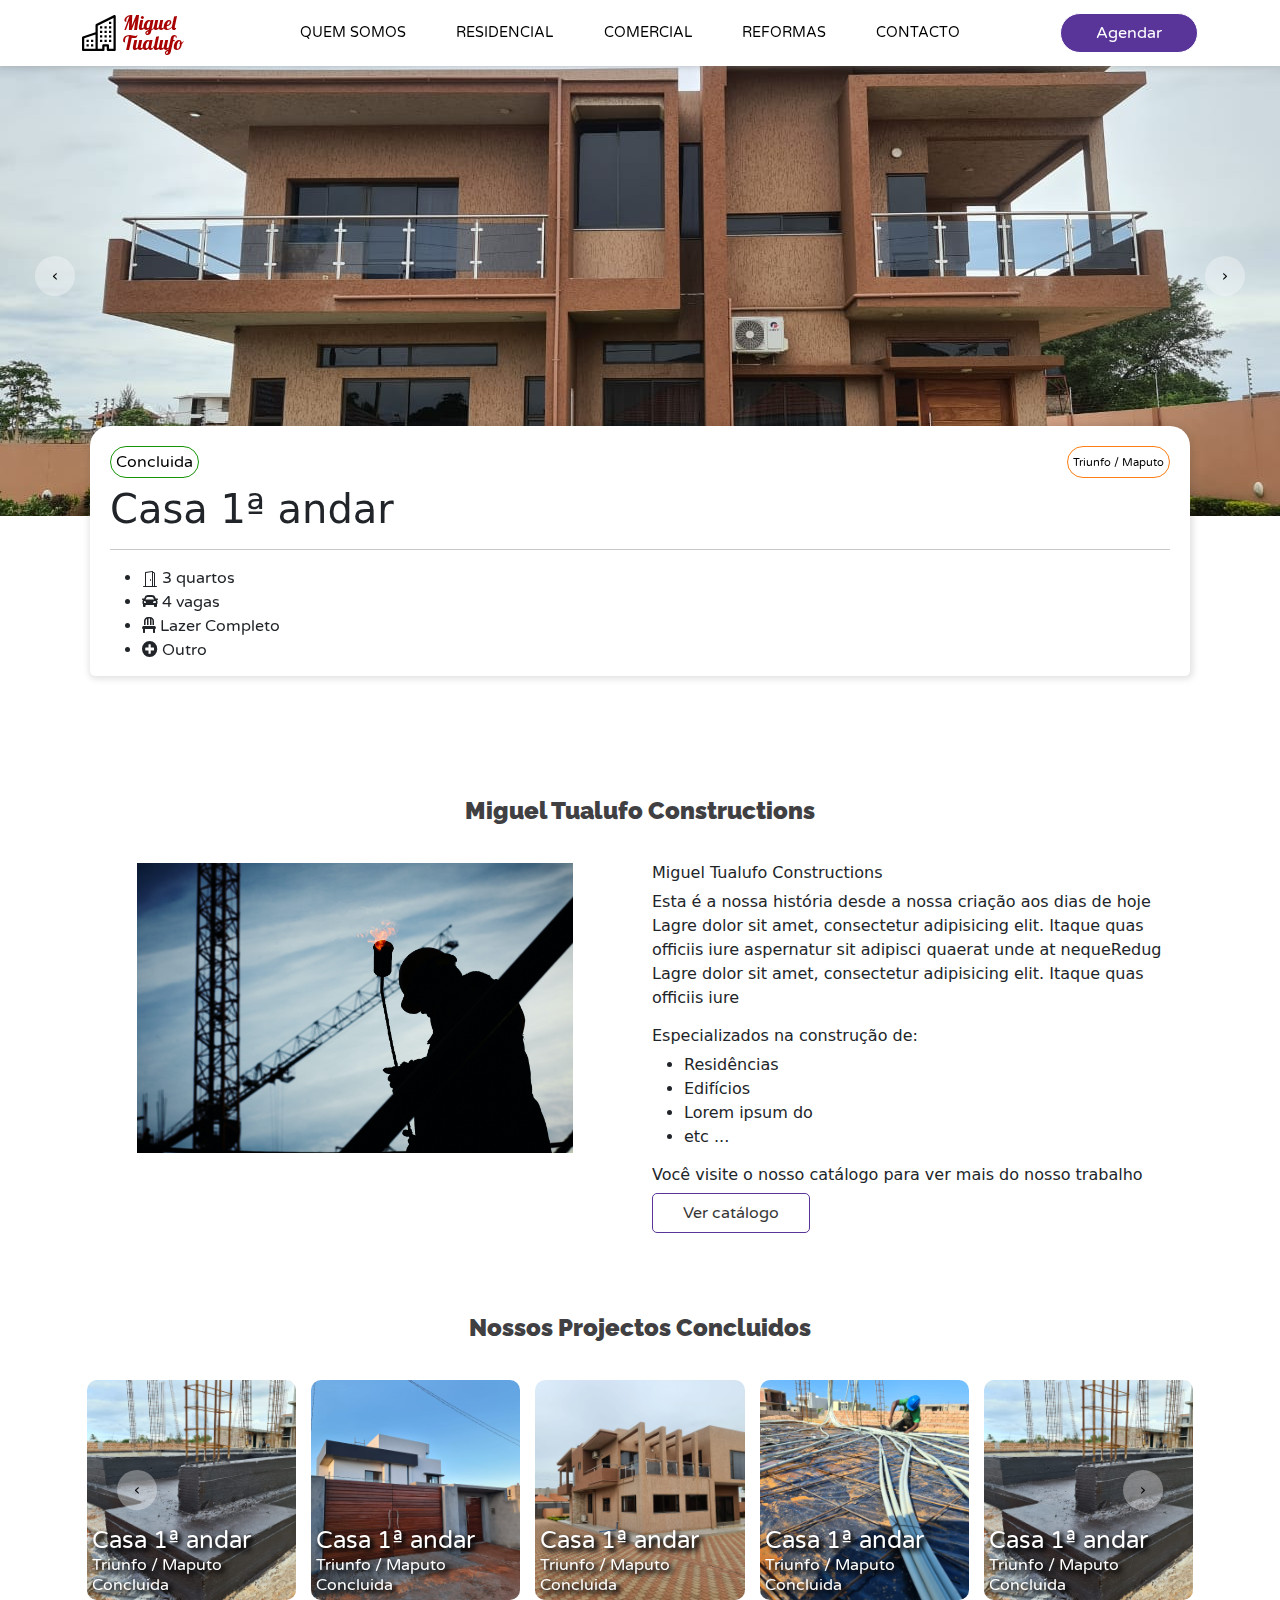
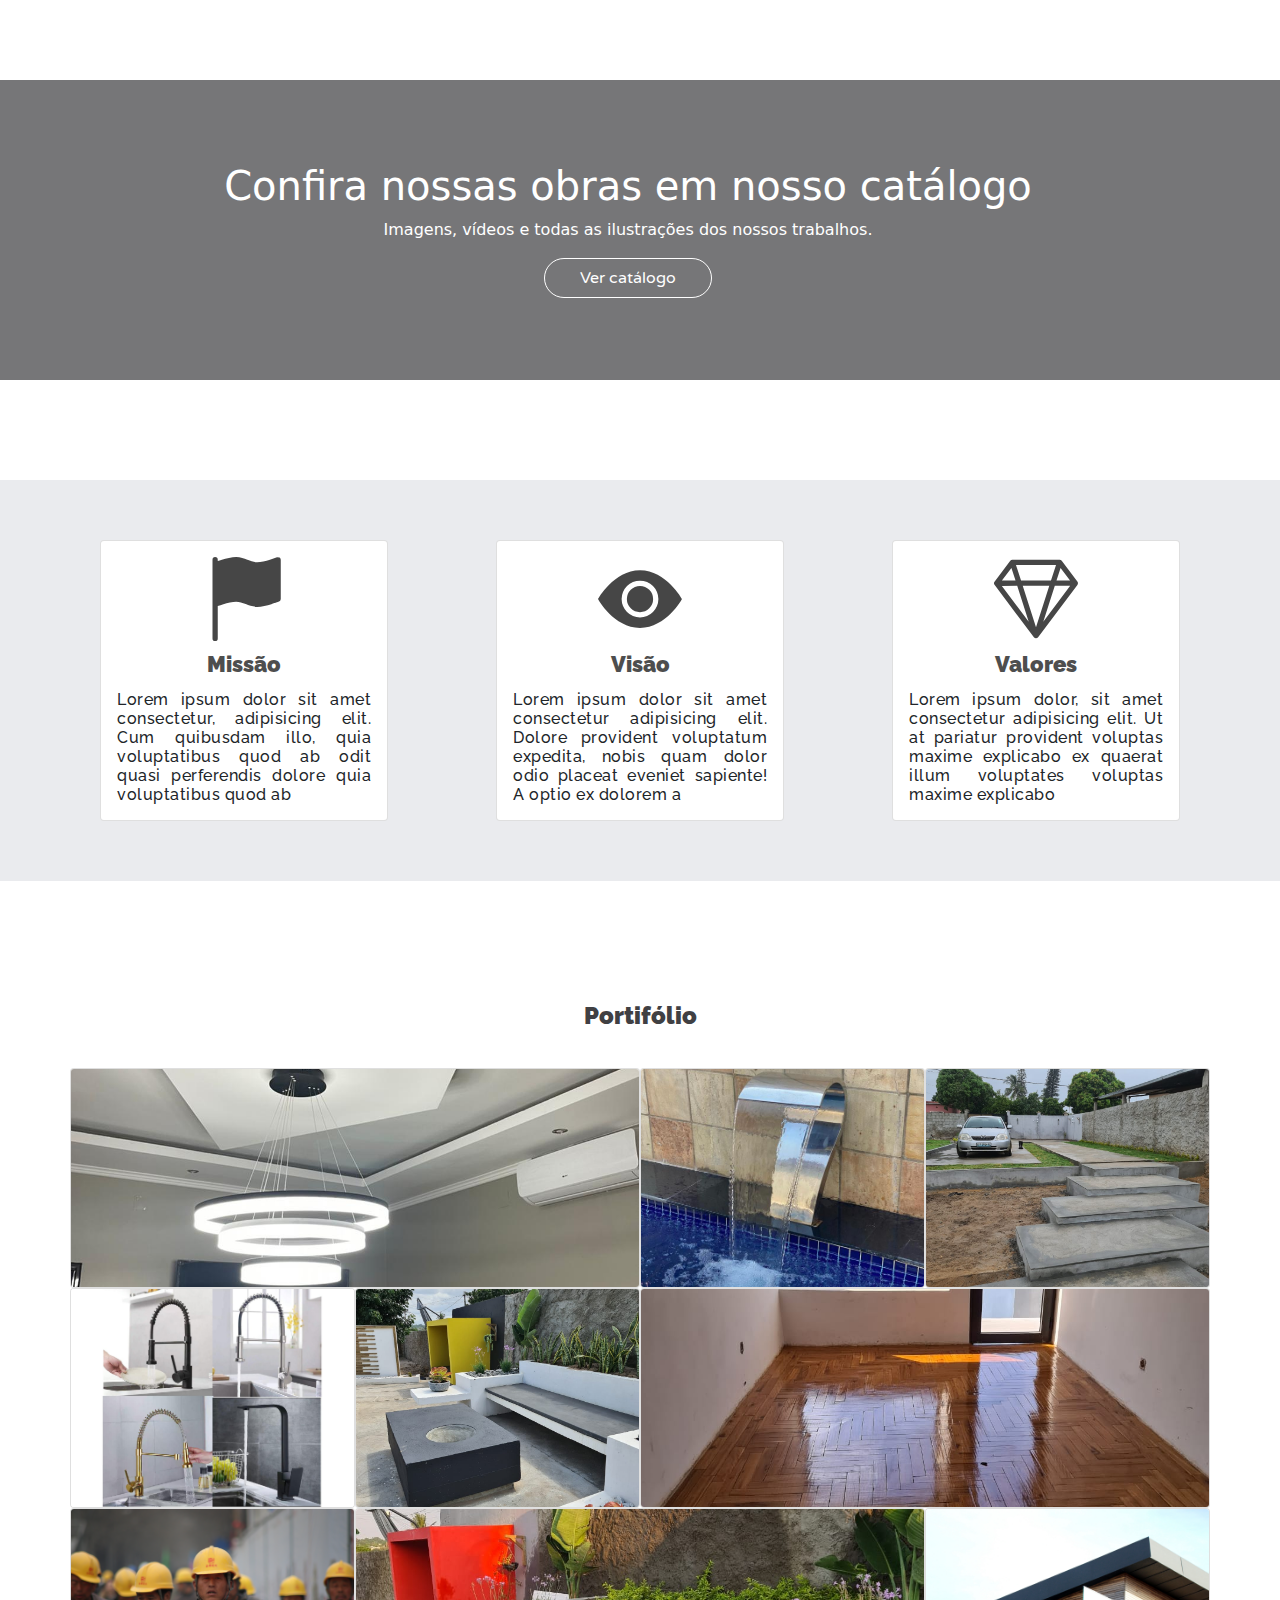
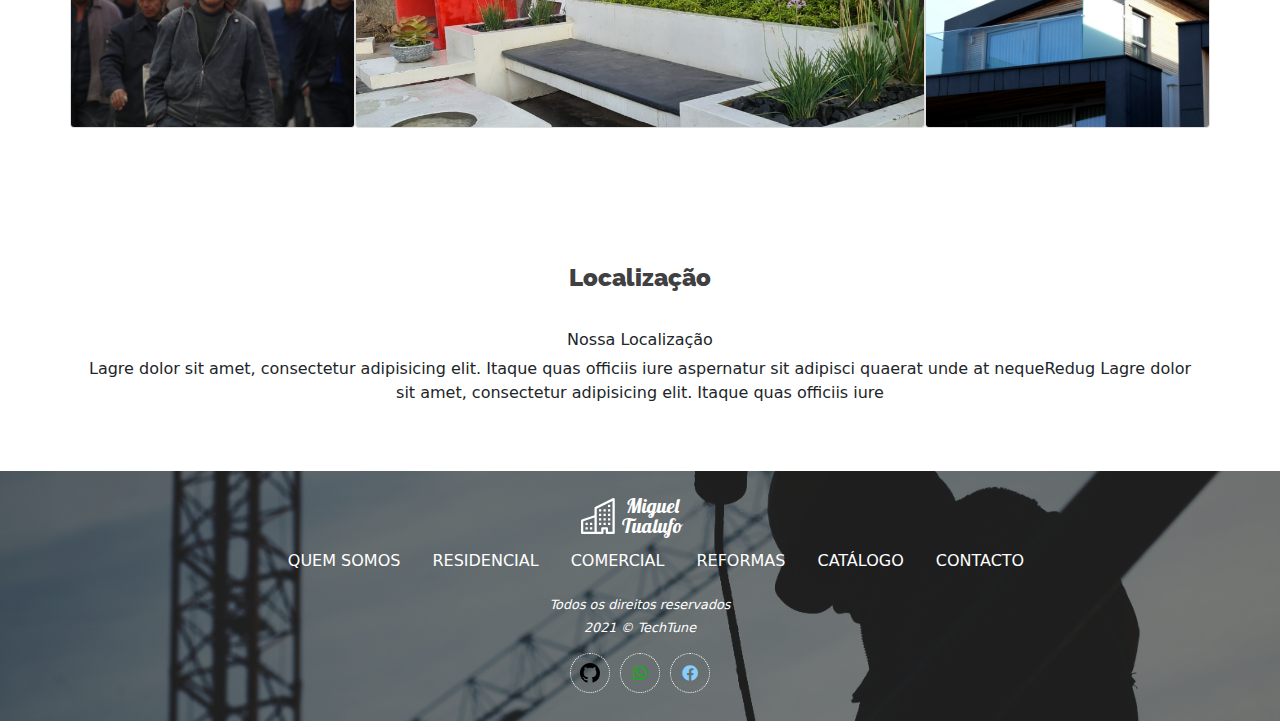
<file: index.html>
<!DOCTYPE html>
<html lang="pt">
<head>
    <meta charset="UTF-8">
    <meta http-equiv="X-UA-Compatible" content="IE=edge">
    <meta name="viewport" content="width=device-width, initial-scale=1.0">
    <title>Miguel Tualufo Construction</title>
    <link rel="icon" href="img/favicon.jpg">
    <link rel="stylesheet" href="css/bootstrap.min.css">
    <link rel="stylesheet" href="plugins/fontawesome/css/all.css">
    <link rel="stylesheet" href="plugins/owlcarousel/assets/owl.carousel.min.css">
    <link rel="stylesheet" href="plugins/owlcarousel/assets/owl.theme.default.min.css">
    <link rel="stylesheet" href="css/buttons.css">
    <link rel="stylesheet" href="css/animate.css">
    <link rel="stylesheet" href="css/backgrounds.css">
    <link rel="stylesheet" href="css/shadowns.css">
    <link rel="stylesheet" href="css/slider/slide.css">
    <link rel="stylesheet" href="css/fonts.css">
    <link rel="stylesheet" href="css/nav.css">
    <link rel="stylesheet" href="css/slider/sliderPa.css">
    <link rel="stylesheet" href="css/borders.css">
    <link rel="stylesheet" href="css/main.css">
</head>
<body>

    <div class="modal fade" id="staticBackdrop" data-bs-backdrop="static" data-bs-keyboard="false" tabindex="-1" aria-labelledby="staticBackdropLabel" aria-hidden="true">
        <div class="modal-dialog modal-dialog-centered modal-dialog-scrollable">
            <div class="modal-content">
                <div class="d-flex modal-close justify-content-end">
                    <button type="button" class="hmgBtnRR hmgBtn hmgBtnMin hover-o hmg-back-r" data-bs-dismiss="modal" aria-label="Close">&Cross;</button>
                </div>
                <div class="modal-body">
                    <form class="loginForm">
                        <div class="container">    
                            <div class="d-flex loginLogo justify-content-center">
                                <a href="#" class="navbar-brand d-flex align-items-center justify-content-start">
                                    <svg xmlns="http://www.w3.org/2000/svg" width="36" height="36" fill="currentColor" class="bi bi-building" viewBox="0 0 16 16">
                                        <path fill-rule="evenodd" d="M14.763.075A.5.5 0 0 1 15 .5v15a.5.5 0 0 1-.5.5h-3a.5.5 0 0 1-.5-.5V14h-1v1.5a.5.5 0 0 1-.5.5h-9a.5.5 0 0 1-.5-.5V10a.5.5 0 0 1 .342-.474L6 7.64V4.5a.5.5 0 0 1 .276-.447l8-4a.5.5 0 0 1 .487.022zM6 8.694 1 10.36V15h5V8.694zM7 15h2v-1.5a.5.5 0 0 1 .5-.5h2a.5.5 0 0 1 .5.5V15h2V1.309l-7 3.5V15z"/>
                                        <path d="M2 11h1v1H2v-1zm2 0h1v1H4v-1zm-2 2h1v1H2v-1zm2 0h1v1H4v-1zm4-4h1v1H8V9zm2 0h1v1h-1V9zm-2 2h1v1H8v-1zm2 0h1v1h-1v-1zm2-2h1v1h-1V9zm0 2h1v1h-1v-1zM8 7h1v1H8V7zm2 0h1v1h-1V7zm2 0h1v1h-1V7zM8 5h1v1H8V5zm2 0h1v1h-1V5zm2 0h1v1h-1V5zm0-2h1v1h-1V3z"/>
                                      </svg>
                                    <h2>Miguel <br> Tualufo</h2>
                                </a>
                            </div>
                            <h5 class="modal-title d-flex justify-content-center" id="staticBackdropLabel">Entre em contacto</h5>
                            <div class="mb-3">
                                <input type="text" class="form-control" id="exampleFormControlInput1" placeholder="Nome*">
                            </div>
                            <div class="mb-3">
                                <input type="email" class="form-control" id="exampleFormControlInput1" placeholder="Email*">
                            </div>
                            <div class="mb-3">
                                <input type="text" class="form-control" id="exampleFormControlInput1" placeholder="Celular*">
                            </div>
                            <div class="mb-3">
                                <textarea class="form-control" id="exampleFormControlTextarea1" placeholder="Digite sua mensagem..." rows="3"></textarea>
                              </div>
                        </div>
                    </form>
                    </div>
                    <div class="modal-body fotmLoginBts d-flex justify-content-end">
                        <button type="button" class="hmgBtn hmg-back-p">Enviar</button>
                    </div>
                </div>
            </div>
        </div>
    </div>

    <nav class="navbar wh navbar-expand-lg sticky-top">
        <div class="container" style="flex-wrap: nowrap;">

            <button class="hideDesktopFlexn hmgBtn noback navMenuBt hideDesktop">
                <svg xmlns="http://www.w3.org/2000/svg" viewBox="0 0 16 16" width="20" height="20"><path fill-rule="evenodd" d="M1 2.75A.75.75 0 011.75 2h12.5a.75.75 0 110 1.5H1.75A.75.75 0 011 2.75zm0 5A.75.75 0 011.75 7h12.5a.75.75 0 110 1.5H1.75A.75.75 0 011 7.75zM1.75 12a.75.75 0 100 1.5h12.5a.75.75 0 100-1.5H1.75z"></path></svg>
            </button>

            <a href="#" class="navbar-brand d-flex align-items-center justify-content-start">
                <svg xmlns="http://www.w3.org/2000/svg" width="36" height="36" fill="currentColor" class="bi bi-building" viewBox="0 0 16 16">
                    <path fill-rule="evenodd" d="M14.763.075A.5.5 0 0 1 15 .5v15a.5.5 0 0 1-.5.5h-3a.5.5 0 0 1-.5-.5V14h-1v1.5a.5.5 0 0 1-.5.5h-9a.5.5 0 0 1-.5-.5V10a.5.5 0 0 1 .342-.474L6 7.64V4.5a.5.5 0 0 1 .276-.447l8-4a.5.5 0 0 1 .487.022zM6 8.694 1 10.36V15h5V8.694zM7 15h2v-1.5a.5.5 0 0 1 .5-.5h2a.5.5 0 0 1 .5.5V15h2V1.309l-7 3.5V15z"/>
                    <path d="M2 11h1v1H2v-1zm2 0h1v1H4v-1zm-2 2h1v1H2v-1zm2 0h1v1H4v-1zm4-4h1v1H8V9zm2 0h1v1h-1V9zm-2 2h1v1H8v-1zm2 0h1v1h-1v-1zm2-2h1v1h-1V9zm0 2h1v1h-1v-1zM8 7h1v1H8V7zm2 0h1v1h-1V7zm2 0h1v1h-1V7zM8 5h1v1H8V5zm2 0h1v1h-1V5zm2 0h1v1h-1V5zm0-2h1v1h-1V3z"/>
                  </svg>
                <h2>Miguel <br> Tualufo</h2>
            </a>

            <div class="navbar-collapse hideMobile" id="main-nav">
                <ul class="navbar-nav mr-auto w-100 justify-content-center">
                    <li class="menu shadown justify-content-between hideDesktop">
                        <a class="nav-link ">Menu</a>
                        <button type="button" class="hmgBtn hmgBtnRR navMenuBt hmg-back-w">&Cross;</button>
                    </li>
                    <li class="nav-item">
                        <a class="nav-link" href="#about">Quem somos</a>
                    </li>
                    <li class="nav-item">
                        <a class="nav-link" href="#projects">Residencial</a>
                    </li>
                    <li class="nav-item">
                        <a class="nav-link" href="#comercial">Comercial</a>
                    </li>
                    <li class="nav-item">
                        <a class="nav-link" href="#portfolio">Reformas</a>
                    </li>
                    <li class="nav-item hideDesktop">
                        <a class="nav-link" href="catalogo.html">Catálogo</a>
                    </li>
                    <li class="nav-item">
                        <a class="nav-link" href="#contact">Contacto</a>
                    </li>
                </ul>
            </div>

            <div class="navBts justify-content-between">
                <button class="hideDesktopFlexn hmgBtnR hmg-back-p hover-p border-1-s-w" data-bs-toggle="modal" data-bs-target="#staticBackdrop">
                    Agendar
                </button>
            </div>

        </div>
    </nav>

    <div class="slider d-flex align-items-center justify-content-center" id="home">
        <div class="sliderContainer d-flex justify-content-center">
            <div class="owl-carousel owl-carousel1 owl-theme carousel">
                <div class="item d-flex justify-content-center align-items-end" data-merge="3" style="background-image: url(img/sapp/completed1.jpg);">
                    <div class="homeCorouselDetails">
                        <div class="detailsBts d-flex justify-content-between">
                            <button class="hmgBtnRR noback border-1-s-g">Concluida</button>
                            <button class="hmgBtnRR noback border-1-s-o">Triunfo / Maputo</button>
                        </div>
                        <div class="detailsText">
                            <h1>Casa 1ª andar</h1>
                            <hr>
                            <ul>
                                <li>
                                    <svg xmlns="http://www.w3.org/2000/svg" width="16" height="16" fill="currentColor" class="bi bi-door-open" viewBox="0 0 16 16">
                                        <path d="M8.5 10c-.276 0-.5-.448-.5-1s.224-1 .5-1 .5.448.5 1-.224 1-.5 1z"/>
                                        <path d="M10.828.122A.5.5 0 0 1 11 .5V1h.5A1.5 1.5 0 0 1 13 2.5V15h1.5a.5.5 0 0 1 0 1h-13a.5.5 0 0 1 0-1H3V1.5a.5.5 0 0 1 .43-.495l7-1a.5.5 0 0 1 .398.117zM11.5 2H11v13h1V2.5a.5.5 0 0 0-.5-.5zM4 1.934V15h6V1.077l-6 .857z"/>
                                    </svg>
                                    3 quartos
                                </li>
                                <li>
                                    <i class="fa fa-car"></i>
                                    4 vagas
                                </li>
                                <li>
                                    <i class="fa fa-chair"></i>
                                    Lazer Completo
                                </li>
                                <li>
                                    <i class="fa fa-plus-circle"></i>
                                    Outro
                                </li>
                            </ul>
                        </div>
                    </div>
                </div>
                <div class="item d-flex justify-content-center  align-items-end" data-merge="3"  style="background-image: url(img/sapp/completed2.jpg);">
                    <div class="homeCorouselDetails">
                        <div class="detailsBts d-flex justify-content-between">
                            <button class="hmgBtnRR noback border-1-s-g">Em conclusão</button>
                            <button class="hmgBtnRR noback border-1-s-o">Intaka / Maputo</button>
                        </div>
                        <div class="detailsText">
                            <h1>Duplex AP Luxuoso</h1>
                            <hr>
                            <ul>
                                <li>
                                    <svg xmlns="http://www.w3.org/2000/svg" width="16" height="16" fill="currentColor" class="bi bi-door-open" viewBox="0 0 16 16">
                                        <path d="M8.5 10c-.276 0-.5-.448-.5-1s.224-1 .5-1 .5.448.5 1-.224 1-.5 1z"/>
                                        <path d="M10.828.122A.5.5 0 0 1 11 .5V1h.5A1.5 1.5 0 0 1 13 2.5V15h1.5a.5.5 0 0 1 0 1h-13a.5.5 0 0 1 0-1H3V1.5a.5.5 0 0 1 .43-.495l7-1a.5.5 0 0 1 .398.117zM11.5 2H11v13h1V2.5a.5.5 0 0 0-.5-.5zM4 1.934V15h6V1.077l-6 .857z"/>
                                    </svg>
                                    4 quartos
                                </li>
                                <li>
                                    <i class="fa fa-car"></i>
                                    2 vagas
                                </li>
                                <li>
                                    <i class="fa fa-chair"></i>
                                    Lazer médio
                                </li>
                                <li>
                                    <i class="fa fa-plus-circle"></i>
                                    Outro
                                </li>
                            </ul>
                        </div>
                    </div>
                </div>
                <div class="item d-flex justify-content-center  align-items-end" data-merge="3"  style="background-image: url(img/sapp/image1.jpg);">
                    <div class="homeCorouselDetails">
                        <div class="detailsBts d-flex justify-content-between">
                            <button class="hmgBtnRR noback border-1-s-g">Em construção</button>
                            <button class="hmgBtnRR noback border-1-s-o">Liberdade / Matola</button>
                        </div>
                        <div class="detailsText">
                            <h1>Duplex AP</h1>
                            <hr>
                            <ul>
                                <li>
                                    <svg xmlns="http://www.w3.org/2000/svg" width="16" height="16" fill="currentColor" class="bi bi-door-open" viewBox="0 0 16 16">
                                        <path d="M8.5 10c-.276 0-.5-.448-.5-1s.224-1 .5-1 .5.448.5 1-.224 1-.5 1z"/>
                                        <path d="M10.828.122A.5.5 0 0 1 11 .5V1h.5A1.5 1.5 0 0 1 13 2.5V15h1.5a.5.5 0 0 1 0 1h-13a.5.5 0 0 1 0-1H3V1.5a.5.5 0 0 1 .43-.495l7-1a.5.5 0 0 1 .398.117zM11.5 2H11v13h1V2.5a.5.5 0 0 0-.5-.5zM4 1.934V15h6V1.077l-6 .857z"/>
                                    </svg>
                                    2 quartos
                                </li>
                                <li>
                                    <i class="fa fa-car"></i>
                                    1 vagas
                                </li>
                                <li>
                                    <i class="fa fa-chair"></i>
                                    Lazer
                                </li>
                                <li>
                                    <i class="fa fa-plus-circle"></i>
                                    Outro
                                </li>
                            </ul>
                        </div>
                    </div>
                </div>
                <div class="item d-flex justify-content-center  align-items-end" data-merge="3"  style="background-image: url(img/sapp/project1.jpg);">
                    <div class="homeCorouselDetails">
                        <div class="detailsBts d-flex justify-content-between">
                            <button class="hmgBtnRR noback border-1-s-g">Projecto</button>
                            <button class="hmgBtnRR noback border-1-s-o">Matola-gare / Matola</button>
                        </div>
                        <div class="detailsText">
                            <h1>Duplex AP</h1>
                            <hr>
                            <ul>
                                <li>
                                    <i class="fa fa-bad"></i>
                                    3 quartos
                                </li>
                                <li>
                                    <i class="fa fa-car"></i>
                                    4 vagas
                                </li>
                                <li>
                                    <i class="fa fa-people"></i>
                                    Lazer Completo
                                </li>
                            </ul>
                        </div>
                    </div>
                </div>
            </div>
        </div>
    </div>

    <section class="delicias" id="about">
        <h1>Miguel Tualufo Constructions</h1>
        <div class="container">
            <div class="row ">
                <div class="col-md-6 col-sm-12">
                    <div class="aboutImage d-flex justify-content-center w-100">
                        <img src="img/sapp/pexels-yury-kim-585418.jpg" class="wow slideInLeft" data-wow-duration="1.5s" >
                    </div>
                </div>
                <div class="col-md-6 col-sm-12">
                    <h6>Miguel Tualufo Constructions</h6>
                    <p>
                        Esta é a nossa história desde a nossa criação aos dias de hoje
                    Lagre dolor sit amet, consectetur adipisicing elit. Itaque quas officiis iure aspernatur sit adipisci quaerat unde at nequeRedug Lagre dolor sit amet, consectetur adipisicing elit. Itaque quas officiis iure
                    </p>
                    <h6>Especializados na construção de: </h6>
                    <ul >
                        <li>Residências</li>
                        <li>Edifícios</li>
                        <li>Lorem ipsum do</li>
                        <li>etc ...</li>
                    </ul>
                    <h6>Você visite o nosso catálogo para ver mais do nosso trabalho</h6>
                    <a href="catalogo.html">
                        <button class="hideDesktopFlexn hmgBtn border-1-s-p noback">
                            Ver catálogo
                        </button>
                    </a>
                </div>
            </div>
        </div>
    </section>

    <section class="delicias" id="projects">
        <h1>Nossos Projectos Concluidos</h1>
        <div class="container shotSlideContainer">
            <div class="owl-carousel owl-carousel2 owl-theme shotSlider hideMobile">
                <div class="item d-flex justify-content-start align-items-end" style="background-image: url(img/sapp/obra1.jpg);">
                    <div class="shotSlideText d-flex flex-column align-items-end justify-content-start">
                        <h1>Casa 1ª andar</h1>
                        <p>Triunfo / Maputo</p>
                        <p>Concluida</p>
                    </div>
                </div>
                <div class="item d-flex justify-content-start align-items-end" style="background-image: url(img/sapp/obra2.jpg);">
                    <div class="shotSlideText d-flex flex-column align-items-end justify-content-start">
                        <h1>Casa 1ª andar</h1>
                        <p>Triunfo / Maputo</p>
                        <p>Concluida</p>
                    </div>
                </div>
                <div class="item d-flex justify-content-start  align-items-end" style="background-image: url(img/sapp/obra3.jpg);">
                    <div class="shotSlideText d-flex flex-column align-items-end justify-content-start">
                        <h1>Casa 1ª andar</h1>
                        <p>Triunfo / Maputo</p>
                        <p>Concluida</p>
                    </div>
                </div>
                <div class="item d-flex justify-content-start  align-items-end" style="background-image: url(img/sapp/obra4.jpg);">
                    <div class="shotSlideText d-flex flex-column align-items-end justify-content-start">
                        <h1>Casa 1ª andar</h1>
                        <p>Triunfo / Maputo</p>
                        <p>Concluida</p>
                    </div>
                </div>
            </div>
            <div class="owl-carousel owl-carousel2 owl-theme shotSlider hideDesktop">
                <div class="item d-flex justify-content-start align-items-end" data-merge="3" style="background-image: url(img/sapp/obra1.jpg);">
                    <div class="shotSlideText d-flex flex-column align-items-end justify-content-start">
                        <h1>Casa 1ª andar</h1>
                        <p>Triunfo / Maputo</p>
                        <p>Concluida</p>
                    </div>
                </div>
                <div class="item d-flex justify-content-start align-items-end" data-merge="3" style="background-image: url(img/sapp/obra2.jpg);">
                    <div class="shotSlideText d-flex flex-column align-items-end justify-content-start">
                        <h1>Casa 1ª andar</h1>
                        <p>Triunfo / Maputo</p>
                        <p>Concluida</p>
                    </div>
                </div>
                <div class="item d-flex justify-content-start  align-items-end" data-merge="3" style="background-image: url(img/sapp/obra3.jpg);">
                    <div class="shotSlideText d-flex flex-column align-items-end justify-content-start">
                        <h1>Casa 1ª andar</h1>
                        <p>Triunfo / Maputo</p>
                        <p>Concluida</p>
                    </div>
                </div>
                <div class="item d-flex justify-content-start  align-items-end" data-merge="3" style="background-image: url(img/sapp/obra4.jpg);">
                    <div class="shotSlideText d-flex flex-column align-items-end justify-content-start">
                        <h1>Casa 1ª andar</h1>
                        <p>Triunfo / Maputo</p>
                        <p>Concluida</p>
                    </div>
                </div>
            </div>
        </div>
    </section>

    <section class="delivery minDelivery text-center">
        <div class="container-fluid overbg">
            <div class="row w-100">
                 <div class="subscribe col-sm-12">
                      <h1>Confira nossas obras em nosso catálogo</h1>
                     <p>Imagens, vídeos e todas as ilustrações dos nossos trabalhos.</p>
                     <a href="catalogo.html">
                        <button class="hideDesktopFlexn hmgBtnR hover-p border-1-s-w noback">
                            Ver catálogo
                        </button>
                    </a>
                </div>
            </div>
        </div>
    </section>

    <div class="paddDiv d-flex aboutHus w-100 align-items-center" id="comercial">
        <div class="card" style="width: 18rem;">
            <div class="card-body">
                <span class="w-100 d-flex justify-content-center">
                    <svg xmlns="http://www.w3.org/2000/svg" width="84" height="84" fill="currentColor" class="bi bi-flag-fill" viewBox="0 0 16 16">
                        <path d="M14.778.085A.5.5 0 0 1 15 .5V8a.5.5 0 0 1-.314.464L14.5 8l.186.464-.003.001-.006.003-.023.009a12.435 12.435 0 0 1-.397.15c-.264.095-.631.223-1.047.35-.816.252-1.879.523-2.71.523-.847 0-1.548-.28-2.158-.525l-.028-.01C7.68 8.71 7.14 8.5 6.5 8.5c-.7 0-1.638.23-2.437.477A19.626 19.626 0 0 0 3 9.342V15.5a.5.5 0 0 1-1 0V.5a.5.5 0 0 1 1 0v.282c.226-.079.496-.17.79-.26C4.606.272 5.67 0 6.5 0c.84 0 1.524.277 2.121.519l.043.018C9.286.788 9.828 1 10.5 1c.7 0 1.638-.23 2.437-.477a19.587 19.587 0 0 0 1.349-.476l.019-.007.004-.002h.001"/>
                      </svg>
                </span>
                <h1 class="card-title d-flex justify-content-center">Missão</h1>
                <p class="card-text">Lorem ipsum dolor sit amet consectetur, adipisicing elit. Cum quibusdam illo, quia voluptatibus quod ab odit quasi perferendis dolore quia voluptatibus quod ab </p>
            </div>
        </div>

        <div class="card" style="width: 18rem;">
            <div class="card-body">
                <span class="w-100 d-flex justify-content-center">
                    <svg xmlns="http://www.w3.org/2000/svg" width="84" height="84" fill="currentColor" class="bi bi-eye-fill" viewBox="0 0 16 16">
                        <path d="M10.5 8a2.5 2.5 0 1 1-5 0 2.5 2.5 0 0 1 5 0z"/>
                        <path d="M0 8s3-5.5 8-5.5S16 8 16 8s-3 5.5-8 5.5S0 8 0 8zm8 3.5a3.5 3.5 0 1 0 0-7 3.5 3.5 0 0 0 0 7z"/>
                      </svg>                
                    </span>
                <h1 class="card-title d-flex justify-content-center">Visão</h1>
                <p class="card-text">Lorem ipsum dolor sit amet consectetur adipisicing elit. Dolore provident voluptatum expedita, nobis quam dolor odio placeat eveniet sapiente! A optio ex dolorem a</p>
            </div>
        </div>

        <div class="card" style="width: 18rem;">
            <div class="card-body">
                <span class="w-100 d-flex justify-content-center">
                    <svg xmlns="http://www.w3.org/2000/svg" width="84" height="84" fill="currentColor" class="bi bi-gem" viewBox="0 0 16 16">
                        <path d="M3.1.7a.5.5 0 0 1 .4-.2h9a.5.5 0 0 1 .4.2l2.976 3.974c.149.185.156.45.01.644L8.4 15.3a.5.5 0 0 1-.8 0L.1 5.3a.5.5 0 0 1 0-.6l3-4zm11.386 3.785-1.806-2.41-.776 2.413 2.582-.003zm-3.633.004.961-2.989H4.186l.963 2.995 5.704-.006zM5.47 5.495 8 13.366l2.532-7.876-5.062.005zm-1.371-.999-.78-2.422-1.818 2.425 2.598-.003zM1.499 5.5l5.113 6.817-2.192-6.82L1.5 5.5zm7.889 6.817 5.123-6.83-2.928.002-2.195 6.828z"/>
                      </svg>                
                    </span>
                <h1 class="card-title d-flex justify-content-center">Valores</h1>
                <p class="card-text">Lorem ipsum dolor, sit amet consectetur adipisicing elit. Ut at pariatur provident voluptas maxime explicabo ex quaerat illum voluptates  voluptas maxime explicabo</p>
            </div>
        </div>
    </div>

    <section class="delicias protfolio" id="portfolio">
        <h1>Portifólio</h1>
        <div class="container">
            <div class="row">
                <div class="col-lg-12">
                    <div class="projects">
                       <div class="row">
                           <div class="col-lg-6 col-md-6 col-sm-6 element-item develop">
                                <div class="card">
                                    <img src="img/New/dentro1.jpg">
                                     <div class="overlay">
                                         <div class="title">
                                            <p>Perfeição e qualidade</p>
                                         </div>
                                     </div>
                                </div>
                             </div>
                             <div class="col-lg-3 col-md-6 col-sm-6 element-item graph">
                                <div class="card">
                                    <img src="img/New/piscina5.jpg">
                                     <div class="overlay">
                                         <div class="title">
                                            <p>Planejamento concreto</p>
                                         </div>
                                     </div>
                                </div>
                             </div>
                             <div class="col-lg-3 col-md-6 col-sm-6 element-item design">
                                <div class="card">
                                    <img src="img/New/quintal7.jpg">
                                     <div class="overlay">
                                         <div class="title">
                                            <p>Seleção do visual</p>
                                         </div>
                                     </div>
                                </div>
                             </div>
                             <div class="col-lg-3 col-md-6 col-sm-6 element-item design ">
                                <div class="card">
                                    <img src="img/New/torneira2.jpg">
                                     <div class="overlay">
                                         <div class="title">
                                            <p>Desenho detalhado</p>
                                         </div>
                                     </div>
                                </div>
                             </div>
                             <div class="col-lg-3 col-md-6 col-sm-6 element-item develop ">
                                <div class="card">
                                    <img src="img/New/quintal1.jpg">
                                     <div class="overlay">
                                         <div class="title">
                                            <p>Simples e claro</p>
                                         </div>
                                     </div>
                                </div>
                             </div>
                             <div class="col-lg-6  col-md-6 col-sm-6 element-item graph ">
                                <div class="card">
                                    <img src="img/New/dentro4.jpg">
                                     <div class="overlay">
                                         <div class="title">
                                            <p>Não só no papel</p>
                                         </div>
                                     </div>
                                </div>
                            </div>
                            <div class="col-lg-3 col-md-6 col-sm-6 element-item web">
                                <div class="card">
                                    <img src="img/sapp/dest10.jpg">
                                     <div class="overlay">
                                         <div class="title">
                                            <p>Equipe Bem formada</p>
                                         </div>
                                     </div>
                                </div>
                            </div>
                            <div class="col-lg-6 col-md-6 col-sm-6 element-item web">
                                <div class="card">
                                    <img src="img/New/quibtal4.jpg">
                                     <div class="overlay">
                                         <div class="title">
                                            <p>Trabalho árduo</p>
                                         </div>
                                     </div>
                                </div>
                             </div>
                             <div class="col-lg-3 col-md-6 col-sm-6 element-item graph">
                                <div class="card">
                                    <img src="img/sapp/est4.jpg">
                                     <div class="overlay">
                                         <div class="title">
                                            <p>Conclusão</p>
                                         </div>
                                     </div>
                                </div>
                            </div>  
                        </div>
                    </div>
                </div>
            </div>
        </div>
    </section>

    <section class="delicias" id="contact">
        <h1>Localização</h1>
        <div class="container">
            <div class="row">
                <div class="d-flex align-items-center justify-content-center flex-wrap">
                    <h6>Nossa Localização</h6>
                    <p style="text-align: center;">
                    Lagre dolor sit amet, consectetur adipisicing elit. Itaque quas officiis iure aspernatur sit adipisci quaerat unde at nequeRedug Lagre dolor sit amet, consectetur adipisicing elit. Itaque quas officiis iure
                    </p>
                </div>
            </div>
        </div>
    </section>

   <footer class="hmg-back-b w-100 d-flex flex-column align-items-center text-center">
        <div class="imageOpacity">
            <div class="logoItem d-flex justify-content-center align-items-center">
                <a href="#" class="navbar-brand d-flex align-items-center justify-content-start">
                    <svg xmlns="http://www.w3.org/2000/svg" width="36" height="36" fill="currentColor" class="bi bi-building" viewBox="0 0 16 16">
                        <path fill-rule="evenodd" d="M14.763.075A.5.5 0 0 1 15 .5v15a.5.5 0 0 1-.5.5h-3a.5.5 0 0 1-.5-.5V14h-1v1.5a.5.5 0 0 1-.5.5h-9a.5.5 0 0 1-.5-.5V10a.5.5 0 0 1 .342-.474L6 7.64V4.5a.5.5 0 0 1 .276-.447l8-4a.5.5 0 0 1 .487.022zM6 8.694 1 10.36V15h5V8.694zM7 15h2v-1.5a.5.5 0 0 1 .5-.5h2a.5.5 0 0 1 .5.5V15h2V1.309l-7 3.5V15z"/>
                        <path d="M2 11h1v1H2v-1zm2 0h1v1H4v-1zm-2 2h1v1H2v-1zm2 0h1v1H4v-1zm4-4h1v1H8V9zm2 0h1v1h-1V9zm-2 2h1v1H8v-1zm2 0h1v1h-1v-1zm2-2h1v1h-1V9zm0 2h1v1h-1v-1zM8 7h1v1H8V7zm2 0h1v1h-1V7zm2 0h1v1h-1V7zM8 5h1v1H8V5zm2 0h1v1h-1V5zm2 0h1v1h-1V5zm0-2h1v1h-1V3z"/>
                      </svg>
                    <h2>Miguel <br> Tualufo</h2>
                </a>
            </div>
            <div class="footerMenu">
                <ul class="mr-auto w-100 d-flex justify-content-center">
                    <li class="nav-item">
                        <a class="nav-link" href="#about">QUEM SOMOS</a>
                    </li>
                    <li class="nav-item">
                        <a class="nav-link" href="#services">RESIDENCIAL</a>
                    </li>
                    <li class="nav-item">
                        <a class="nav-link" href="#menu">COMERCIAL</a>
                    </li>
                    <li class="nav-item">
                        <a class="nav-link" href="#menu">REFORMAS</a>
                    </li>
                    <li class="nav-item">
                        <a class="nav-link" href="catalogo.html">CATÁLOGO</a>
                    </li>
                    <li class="nav-item">
                        <a class="nav-link" href="#contact">CONTACTO</a>
                    </li>
                </ul>
            </div>
            <h6><em>Todos os direitos reservados</h6>
            <h6>2021 &copy; TechTune</em></h6>
            <div class="d-flex justify-content-center align-items-center footerIcons">
                <a href="https://github.com/hericoGimo" class="border-1-d-w hmg-hover-w">
                    <svg xmlns="http://www.w3.org/2000/svg" viewBox="0 0 16 16" width="20" height="20"><path fill-rule="evenodd" d="M8 0C3.58 0 0 3.58 0 8c0 3.54 2.29 6.53 5.47 7.59.4.07.55-.17.55-.38 0-.19-.01-.82-.01-1.49-2.01.37-2.53-.49-2.69-.94-.09-.23-.48-.94-.82-1.13-.28-.15-.68-.52-.01-.53.63-.01 1.08.58 1.23.82.72 1.21 1.87.87 2.33.66.07-.52.28-.87.51-1.07-1.78-.2-3.64-.89-3.64-3.95 0-.87.31-1.59.82-2.15-.08-.2-.36-1.02.08-2.12 0 0 .67-.21 2.2.82.64-.18 1.32-.27 2-.27.68 0 1.36.09 2 .27 1.53-1.04 2.2-.82 2.2-.82.44 1.1.16 1.92.08 2.12.51.56.82 1.27.82 2.15 0 3.07-1.87 3.75-3.65 3.95.29.25.54.73.54 1.48 0 1.07-.01 1.93-.01 2.2 0 .21.15.46.55.38A8.013 8.013 0 0016 8c0-4.42-3.58-8-8-8z"></path></svg>
                </a>
                <a href="https://api.whatsapp.com/send?phone=+258842477108&text=Hi" class="border-1-d-w hmg-hover-w">
                    <i class="fab fa-whatsapp"></i>
                </a>
                <a href="https://web.facebook.com/ericomateusgimo" class="border-1-d-w hmg-hover-w">
                    <i class="fab fa-facebook"></i>
                </a>
            </div>
        </div>
   </footer>

    <script src="js/jquery-3.4.1.js"></script>
    <script src="js/bootstrap.min.js"></script>
    <script src="plugins/owlcarousel/owl.carousel.min.js"></script>
    <script src="js/main.js"></script>
    <script src="js/wow.min.js"></script>
    <script>
        $(document).ready(function(){

            $('.owl-carousel1').owlCarousel({
                items:3,
                loop:true,
                margin: 0,
                merge:true,
                center: true,
                nav: true,
                dots: false,
                autoplay: true,
                autoplayTimeout: 5000,
                responsive:{
                    678:{
                        mergeFit:false
                    },
                    1000:{
                        mergeFit:false
                    }
                }
            });

            $('.owl-carousel2').owlCarousel({
                loop:true,
                margin: 5,
                nav:true,
                dots: false,
                responsive:{
                    0:{
                        items:1
                    },
                    600:{
                        items:3
                    },
                    1000:{
                        items:5
                    }
                }
            });

        });
    </script>

</body>
</html>
</file>
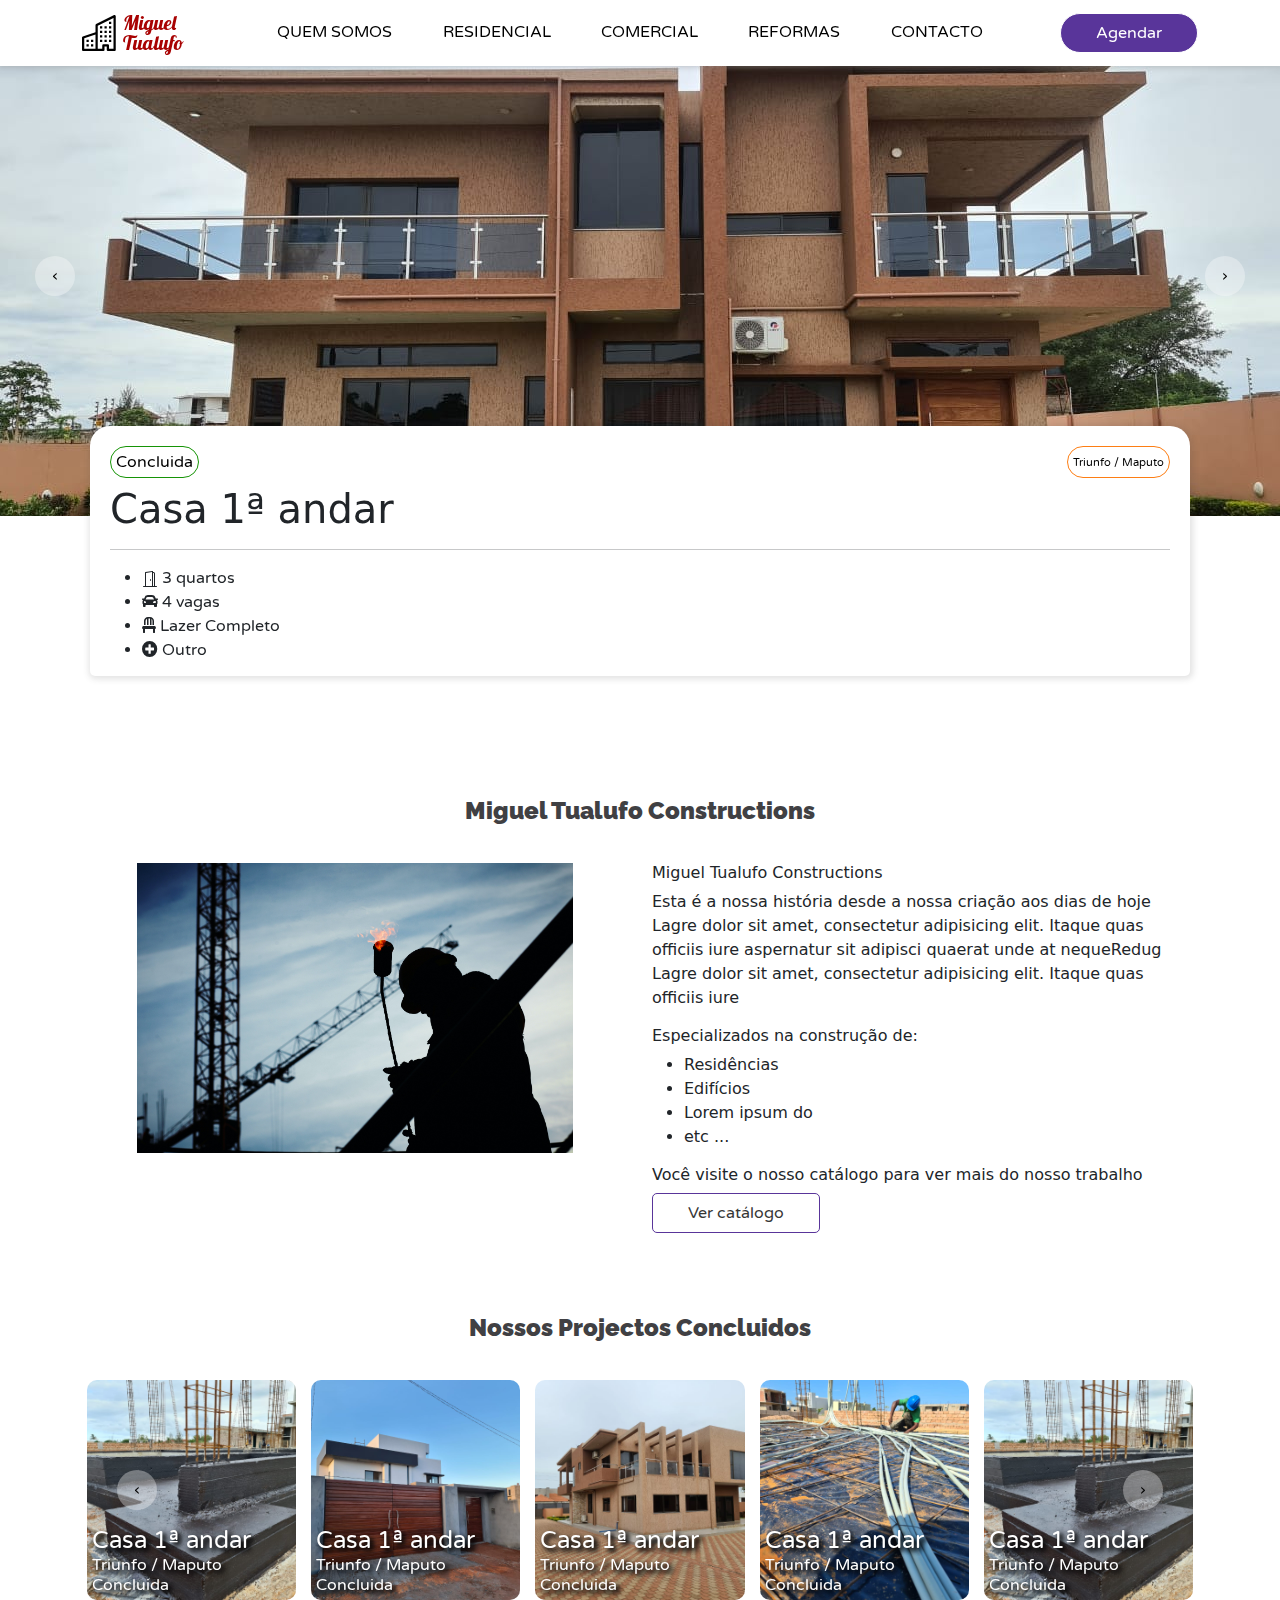
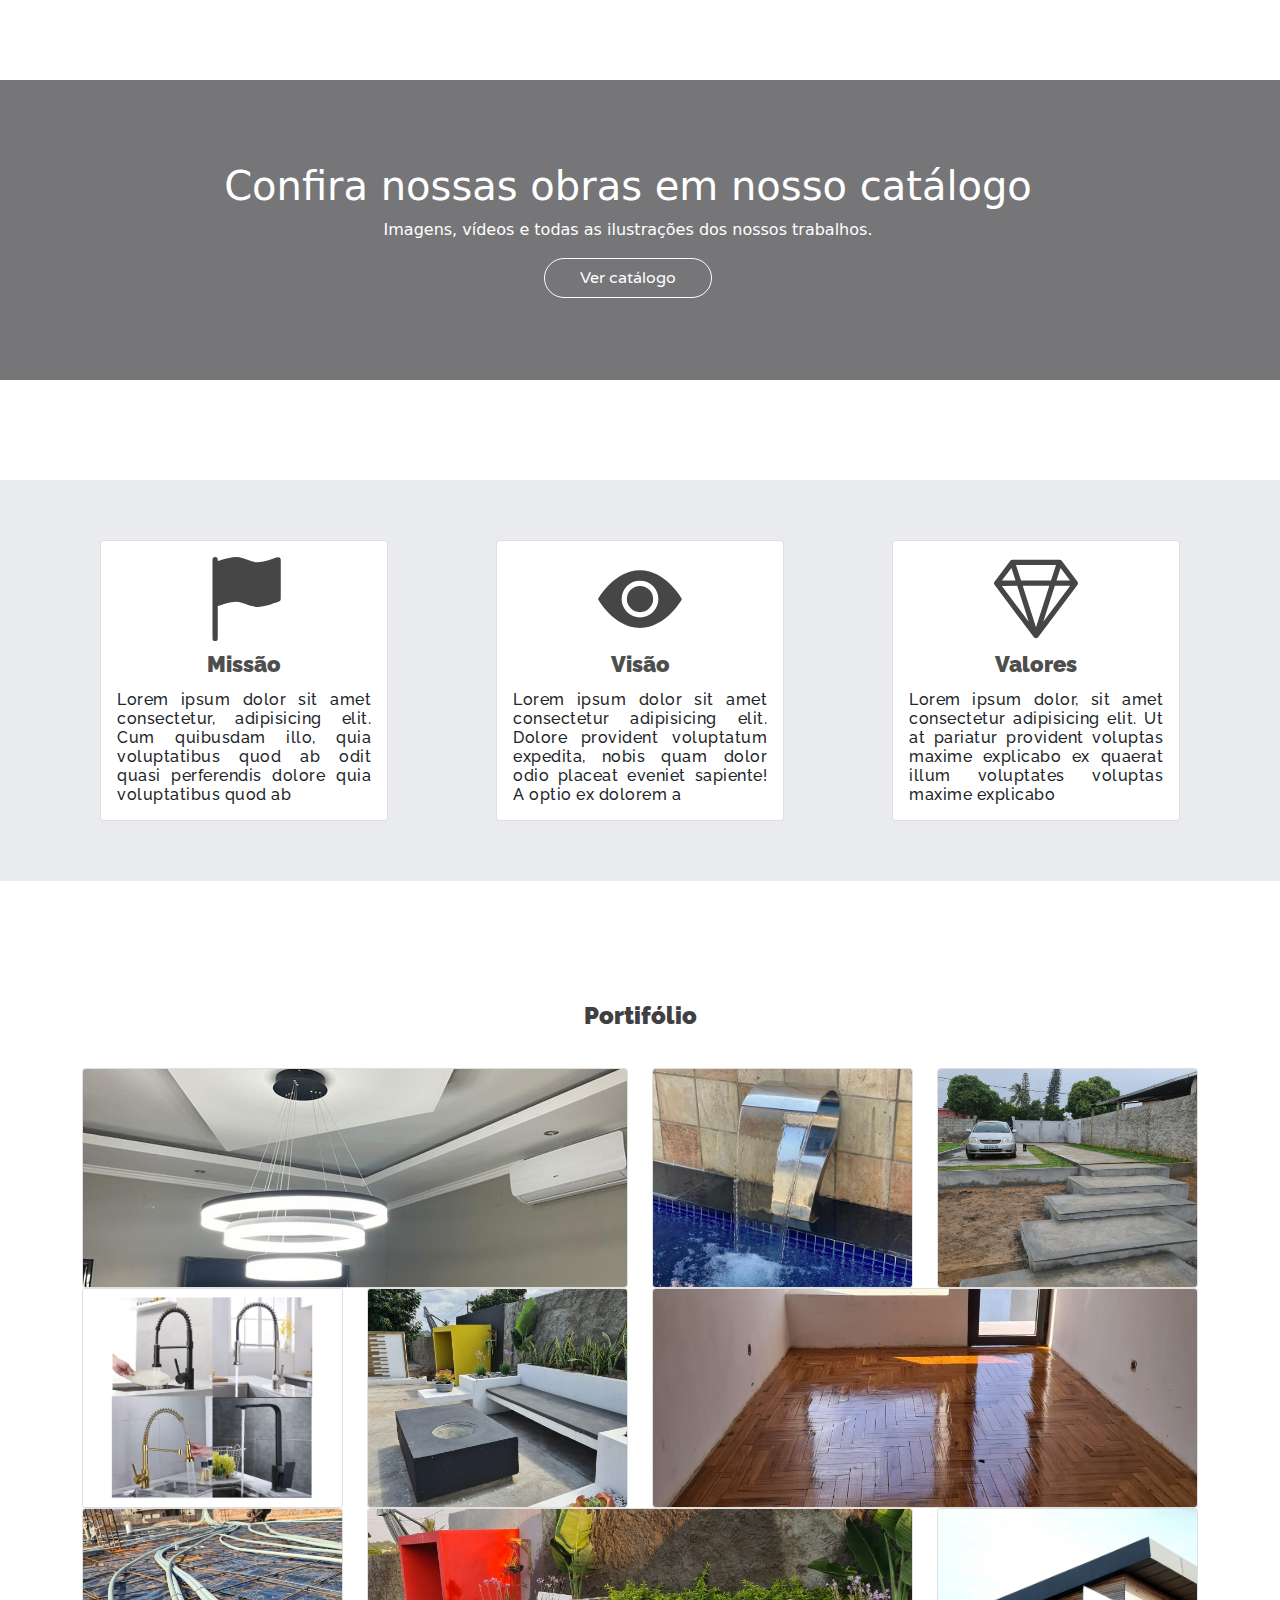
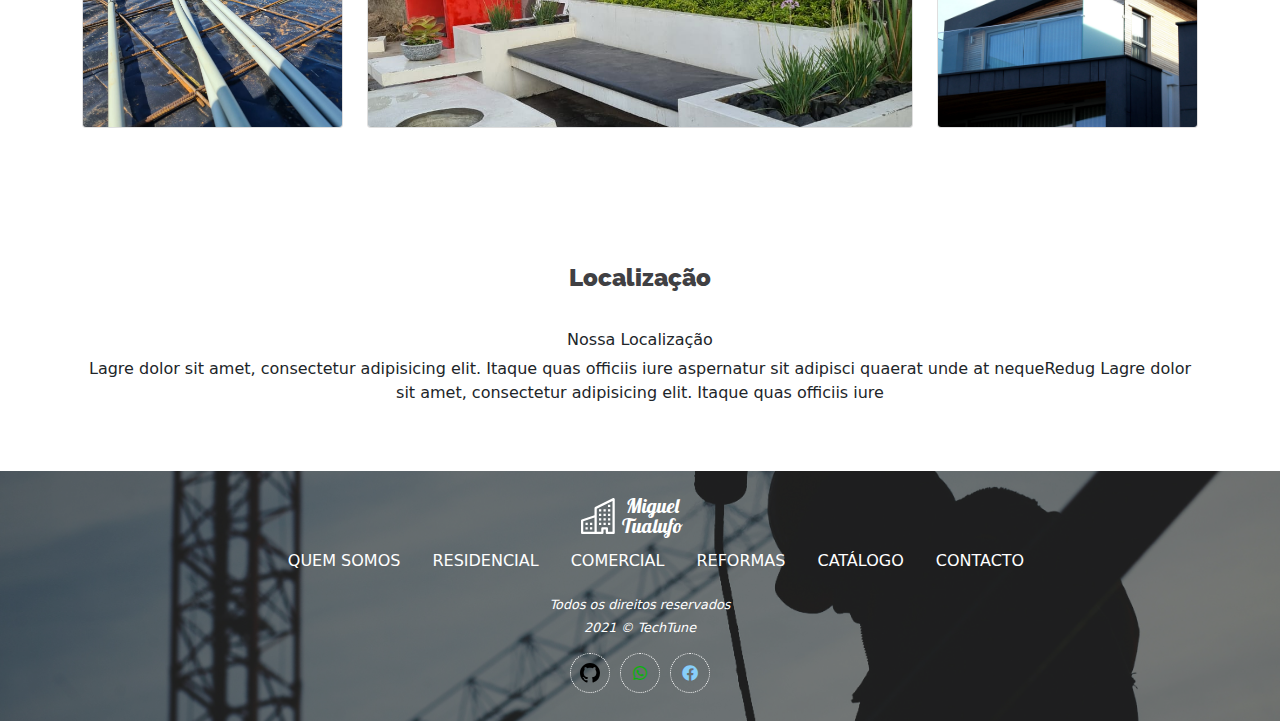
<file: plugins/index.html>
<!DOCTYPE html>
<html lang="pt">
<head>
    <meta charset="UTF-8">
    <meta http-equiv="X-UA-Compatible" content="IE=edge">
    <meta name="viewport" content="width=device-width, initial-scale=1.0">
    <title>Miguel Tualufo Construction</title>
    <link rel="icon" href="img/favicon.jpg">
    <link rel="stylesheet" href="css/bootstrap.min.css">
    <link rel="stylesheet" href="plugins/fontawesome/css/all.css">
    <link rel="stylesheet" href="plugins/owlcarousel/assets/owl.carousel.min.css">
    <link rel="stylesheet" href="plugins/owlcarousel/assets/owl.theme.default.min.css">
    <link rel="stylesheet" href="css/buttons.css">
    <link rel="stylesheet" href="css/animate.css">
    <link rel="stylesheet" href="css/backgrounds.css">
    <link rel="stylesheet" href="css/shadowns.css">
    <link rel="stylesheet" href="css/slider/slide.css">
    <link rel="stylesheet" href="css/fonts.css">
    <link rel="stylesheet" href="css/nav.css">
    <link rel="stylesheet" href="css/slider/sliderPa.css">
    <link rel="stylesheet" href="css/borders.css">
    <link rel="stylesheet" href="css/main.css">
</head>
<body>

    <div class="modal fade" id="staticBackdrop" data-bs-backdrop="static" data-bs-keyboard="false" tabindex="-1" aria-labelledby="staticBackdropLabel" aria-hidden="true">
        <div class="modal-dialog modal-dialog-centered modal-dialog-scrollable">
            <div class="modal-content">
                <div class="d-flex modal-close justify-content-end">
                    <button type="button" class="hmgBtnRR hmgBtn hmgBtnMin hover-o hmg-back-r" data-bs-dismiss="modal" aria-label="Close">&Cross;</button>
                </div>
                <div class="modal-body">
                    <form class="loginForm">
                        <div class="container">    
                            <div class="d-flex loginLogo justify-content-center">
                                <a href="#" class="navbar-brand d-flex align-items-center justify-content-start">
                                    <svg xmlns="http://www.w3.org/2000/svg" width="36" height="36" fill="currentColor" class="bi bi-building" viewBox="0 0 16 16">
                                        <path fill-rule="evenodd" d="M14.763.075A.5.5 0 0 1 15 .5v15a.5.5 0 0 1-.5.5h-3a.5.5 0 0 1-.5-.5V14h-1v1.5a.5.5 0 0 1-.5.5h-9a.5.5 0 0 1-.5-.5V10a.5.5 0 0 1 .342-.474L6 7.64V4.5a.5.5 0 0 1 .276-.447l8-4a.5.5 0 0 1 .487.022zM6 8.694 1 10.36V15h5V8.694zM7 15h2v-1.5a.5.5 0 0 1 .5-.5h2a.5.5 0 0 1 .5.5V15h2V1.309l-7 3.5V15z"/>
                                        <path d="M2 11h1v1H2v-1zm2 0h1v1H4v-1zm-2 2h1v1H2v-1zm2 0h1v1H4v-1zm4-4h1v1H8V9zm2 0h1v1h-1V9zm-2 2h1v1H8v-1zm2 0h1v1h-1v-1zm2-2h1v1h-1V9zm0 2h1v1h-1v-1zM8 7h1v1H8V7zm2 0h1v1h-1V7zm2 0h1v1h-1V7zM8 5h1v1H8V5zm2 0h1v1h-1V5zm2 0h1v1h-1V5zm0-2h1v1h-1V3z"/>
                                      </svg>
                                    <h2>Miguel <br> Tualufo</h2>
                                </a>
                            </div>
                            <h5 class="modal-title d-flex justify-content-center" id="staticBackdropLabel">Entre em contacto</h5>
                            <div class="mb-3">
                                <input type="text" class="form-control" id="exampleFormControlInput1" placeholder="Nome*">
                            </div>
                            <div class="mb-3">
                                <input type="email" class="form-control" id="exampleFormControlInput1" placeholder="Email*">
                            </div>
                            <div class="mb-3">
                                <input type="text" class="form-control" id="exampleFormControlInput1" placeholder="Celular*">
                            </div>
                            <div class="mb-3">
                                <textarea class="form-control" id="exampleFormControlTextarea1" placeholder="Digite sua mensagem..." rows="3"></textarea>
                              </div>
                        </div>
                    </form>
                    </div>
                    <div class="modal-body fotmLoginBts d-flex justify-content-end">
                        <button type="button" class="hmgBtn hmg-back-p">Enviar</button>
                    </div>
                </div>
            </div>
        </div>
    </div>

    <nav class="navbar wh navbar-expand-lg sticky-top">
        <div class="container" style="flex-wrap: nowrap;">

            <button class="hideDesktopFlexn hmgBtn noback navMenuBt hideDesktop">
                <svg xmlns="http://www.w3.org/2000/svg" viewBox="0 0 16 16" width="20" height="20"><path fill-rule="evenodd" d="M1 2.75A.75.75 0 011.75 2h12.5a.75.75 0 110 1.5H1.75A.75.75 0 011 2.75zm0 5A.75.75 0 011.75 7h12.5a.75.75 0 110 1.5H1.75A.75.75 0 011 7.75zM1.75 12a.75.75 0 100 1.5h12.5a.75.75 0 100-1.5H1.75z"></path></svg>
            </button>

            <a href="#" class="navbar-brand d-flex align-items-center justify-content-start">
                <svg xmlns="http://www.w3.org/2000/svg" width="36" height="36" fill="currentColor" class="bi bi-building" viewBox="0 0 16 16">
                    <path fill-rule="evenodd" d="M14.763.075A.5.5 0 0 1 15 .5v15a.5.5 0 0 1-.5.5h-3a.5.5 0 0 1-.5-.5V14h-1v1.5a.5.5 0 0 1-.5.5h-9a.5.5 0 0 1-.5-.5V10a.5.5 0 0 1 .342-.474L6 7.64V4.5a.5.5 0 0 1 .276-.447l8-4a.5.5 0 0 1 .487.022zM6 8.694 1 10.36V15h5V8.694zM7 15h2v-1.5a.5.5 0 0 1 .5-.5h2a.5.5 0 0 1 .5.5V15h2V1.309l-7 3.5V15z"/>
                    <path d="M2 11h1v1H2v-1zm2 0h1v1H4v-1zm-2 2h1v1H2v-1zm2 0h1v1H4v-1zm4-4h1v1H8V9zm2 0h1v1h-1V9zm-2 2h1v1H8v-1zm2 0h1v1h-1v-1zm2-2h1v1h-1V9zm0 2h1v1h-1v-1zM8 7h1v1H8V7zm2 0h1v1h-1V7zm2 0h1v1h-1V7zM8 5h1v1H8V5zm2 0h1v1h-1V5zm2 0h1v1h-1V5zm0-2h1v1h-1V3z"/>
                  </svg>
                <h2>Miguel <br> Tualufo</h2>
            </a>

            <div class="navbar-collapse hideMobile" id="main-nav">
                <ul class="navbar-nav mr-auto w-100 justify-content-center">
                    <li class="menu shadown justify-content-between hideDesktop">
                        <a class="nav-link ">Menu</a>
                        <button type="button" class="hmgBtn hmgBtnRR navMenuBt hmg-back-w">&Cross;</button>
                    </li>
                    <li class="nav-item">
                        <a class="nav-link" href="#about">QUEM SOMOS</a>
                    </li>
                    <li class="nav-item">
                        <a class="nav-link" href="#projects">RESIDENCIAL</a>
                    </li>
                    <li class="nav-item">
                        <a class="nav-link" href="#comercial">COMERCIAL</a>
                    </li>
                    <li class="nav-item">
                        <a class="nav-link" href="#portfolio">REFORMAS</a>
                    </li>
                    <li class="nav-item hideDesktop">
                        <a class="nav-link" href="catalogo.html">CATÁLOGO</a>
                    </li>
                    <li class="nav-item">
                        <a class="nav-link" href="#contact">CONTACTO</a>
                    </li>
                </ul>
            </div>

            <div class="navBts justify-content-between">
                <button class="hideDesktopFlexn hmgBtnR hmg-back-p hover-p border-1-s-w" data-bs-toggle="modal" data-bs-target="#staticBackdrop">
                    Agendar
                </button>
            </div>

        </div>
    </nav>

    <div class="slider d-flex align-items-center justify-content-center" id="home">
        <div class="sliderContainer d-flex justify-content-center">
            <div class="owl-carousel owl-carousel1 owl-theme carousel">
                <div class="item d-flex justify-content-center align-items-end" data-merge="3" style="background-image: url(img/sapp/completed1.jpg);">
                    <div class="homeCorouselDetails">
                        <div class="detailsBts d-flex justify-content-between">
                            <button class="hmgBtnRR noback border-1-s-g">Concluida</button>
                            <button class="hmgBtnRR noback border-1-s-o">Triunfo / Maputo</button>
                        </div>
                        <div class="detailsText">
                            <h1>Casa 1ª andar</h1>
                            <hr>
                            <ul>
                                <li>
                                    <svg xmlns="http://www.w3.org/2000/svg" width="16" height="16" fill="currentColor" class="bi bi-door-open" viewBox="0 0 16 16">
                                        <path d="M8.5 10c-.276 0-.5-.448-.5-1s.224-1 .5-1 .5.448.5 1-.224 1-.5 1z"/>
                                        <path d="M10.828.122A.5.5 0 0 1 11 .5V1h.5A1.5 1.5 0 0 1 13 2.5V15h1.5a.5.5 0 0 1 0 1h-13a.5.5 0 0 1 0-1H3V1.5a.5.5 0 0 1 .43-.495l7-1a.5.5 0 0 1 .398.117zM11.5 2H11v13h1V2.5a.5.5 0 0 0-.5-.5zM4 1.934V15h6V1.077l-6 .857z"/>
                                    </svg>
                                    3 quartos
                                </li>
                                <li>
                                    <i class="fa fa-car"></i>
                                    4 vagas
                                </li>
                                <li>
                                    <i class="fa fa-chair"></i>
                                    Lazer Completo
                                </li>
                                <li>
                                    <i class="fa fa-plus-circle"></i>
                                    Outro
                                </li>
                            </ul>
                        </div>
                    </div>
                </div>
                <div class="item d-flex justify-content-center  align-items-end" data-merge="3"  style="background-image: url(img/sapp/completed2.jpg);">
                    <div class="homeCorouselDetails">
                        <div class="detailsBts d-flex justify-content-between">
                            <button class="hmgBtnRR noback border-1-s-g">Em conclusão</button>
                            <button class="hmgBtnRR noback border-1-s-o">Intaka / Maputo</button>
                        </div>
                        <div class="detailsText">
                            <h1>Duplex AP Luxuoso</h1>
                            <hr>
                            <ul>
                                <li>
                                    <svg xmlns="http://www.w3.org/2000/svg" width="16" height="16" fill="currentColor" class="bi bi-door-open" viewBox="0 0 16 16">
                                        <path d="M8.5 10c-.276 0-.5-.448-.5-1s.224-1 .5-1 .5.448.5 1-.224 1-.5 1z"/>
                                        <path d="M10.828.122A.5.5 0 0 1 11 .5V1h.5A1.5 1.5 0 0 1 13 2.5V15h1.5a.5.5 0 0 1 0 1h-13a.5.5 0 0 1 0-1H3V1.5a.5.5 0 0 1 .43-.495l7-1a.5.5 0 0 1 .398.117zM11.5 2H11v13h1V2.5a.5.5 0 0 0-.5-.5zM4 1.934V15h6V1.077l-6 .857z"/>
                                    </svg>
                                    4 quartos
                                </li>
                                <li>
                                    <i class="fa fa-car"></i>
                                    2 vagas
                                </li>
                                <li>
                                    <i class="fa fa-chair"></i>
                                    Lazer médio
                                </li>
                                <li>
                                    <i class="fa fa-plus-circle"></i>
                                    Outro
                                </li>
                            </ul>
                        </div>
                    </div>
                </div>
                <div class="item d-flex justify-content-center  align-items-end" data-merge="3"  style="background-image: url(img/sapp/image1.jpg);">
                    <div class="homeCorouselDetails">
                        <div class="detailsBts d-flex justify-content-between">
                            <button class="hmgBtnRR noback border-1-s-g">Em construção</button>
                            <button class="hmgBtnRR noback border-1-s-o">Liberdade / Matola</button>
                        </div>
                        <div class="detailsText">
                            <h1>Duplex AP</h1>
                            <hr>
                            <ul>
                                <li>
                                    <svg xmlns="http://www.w3.org/2000/svg" width="16" height="16" fill="currentColor" class="bi bi-door-open" viewBox="0 0 16 16">
                                        <path d="M8.5 10c-.276 0-.5-.448-.5-1s.224-1 .5-1 .5.448.5 1-.224 1-.5 1z"/>
                                        <path d="M10.828.122A.5.5 0 0 1 11 .5V1h.5A1.5 1.5 0 0 1 13 2.5V15h1.5a.5.5 0 0 1 0 1h-13a.5.5 0 0 1 0-1H3V1.5a.5.5 0 0 1 .43-.495l7-1a.5.5 0 0 1 .398.117zM11.5 2H11v13h1V2.5a.5.5 0 0 0-.5-.5zM4 1.934V15h6V1.077l-6 .857z"/>
                                    </svg>
                                    2 quartos
                                </li>
                                <li>
                                    <i class="fa fa-car"></i>
                                    1 vagas
                                </li>
                                <li>
                                    <i class="fa fa-chair"></i>
                                    Lazer
                                </li>
                                <li>
                                    <i class="fa fa-plus-circle"></i>
                                    Outro
                                </li>
                            </ul>
                        </div>
                    </div>
                </div>
                <div class="item d-flex justify-content-center  align-items-end" data-merge="3"  style="background-image: url(img/sapp/project1.jpg);">
                    <div class="homeCorouselDetails">
                        <div class="detailsBts d-flex justify-content-between">
                            <button class="hmgBtnRR noback border-1-s-g">Projecto</button>
                            <button class="hmgBtnRR noback border-1-s-o">Matola-gare / Matola</button>
                        </div>
                        <div class="detailsText">
                            <h1>Duplex AP</h1>
                            <hr>
                            <ul>
                                <li>
                                    <i class="fa fa-bad"></i>
                                    3 quartos
                                </li>
                                <li>
                                    <i class="fa fa-car"></i>
                                    4 vagas
                                </li>
                                <li>
                                    <i class="fa fa-people"></i>
                                    Lazer Completo
                                </li>
                            </ul>
                        </div>
                    </div>
                </div>
            </div>
        </div>
    </div>

    <section class="delicias" id="about">
        <h1>Miguel Tualufo Constructions</h1>
        <div class="container">
            <div class="row ">
                <div class="col-md-6 col-sm-12">
                    <div class="aboutImage d-flex justify-content-center w-100">
                        <img src="img/sapp/pexels-yury-kim-585418.jpg" class="wow slideInLeft" data-wow-duration="1.5s" >
                    </div>
                </div>
                <div class="col-md-6 col-sm-12">
                    <h6>Miguel Tualufo Constructions</h6>
                    <p>
                        Esta é a nossa história desde a nossa criação aos dias de hoje
                    Lagre dolor sit amet, consectetur adipisicing elit. Itaque quas officiis iure aspernatur sit adipisci quaerat unde at nequeRedug Lagre dolor sit amet, consectetur adipisicing elit. Itaque quas officiis iure
                    </p>
                    <h6>Especializados na construção de: </h6>
                    <ul >
                        <li>Residências</li>
                        <li>Edifícios</li>
                        <li>Lorem ipsum do</li>
                        <li>etc ...</li>
                    </ul>
                    <h6>Você visite o nosso catálogo para ver mais do nosso trabalho</h6>
                    <a href="catalogo.html">
                        <button class="hideDesktopFlexn hmgBtn border-1-s-p noback">
                            Ver catálogo
                        </button>
                    </a>
                </div>
            </div>
        </div>
    </section>

    <section class="delicias" id="projects">
        <h1>Nossos Projectos Concluidos</h1>
        <div class="container shotSlideContainer">
            <div class="owl-carousel owl-carousel2 owl-theme shotSlider hideMobile">
                <div class="item d-flex justify-content-start align-items-end" style="background-image: url(img/sapp/obra1.jpg);">
                    <div class="shotSlideText d-flex flex-column align-items-end justify-content-start">
                        <h1>Casa 1ª andar</h1>
                        <p>Triunfo / Maputo</p>
                        <p>Concluida</p>
                    </div>
                </div>
                <div class="item d-flex justify-content-start align-items-end" style="background-image: url(img/sapp/obra2.jpg);">
                    <div class="shotSlideText d-flex flex-column align-items-end justify-content-start">
                        <h1>Casa 1ª andar</h1>
                        <p>Triunfo / Maputo</p>
                        <p>Concluida</p>
                    </div>
                </div>
                <div class="item d-flex justify-content-start  align-items-end" style="background-image: url(img/sapp/obra3.jpg);">
                    <div class="shotSlideText d-flex flex-column align-items-end justify-content-start">
                        <h1>Casa 1ª andar</h1>
                        <p>Triunfo / Maputo</p>
                        <p>Concluida</p>
                    </div>
                </div>
                <div class="item d-flex justify-content-start  align-items-end" style="background-image: url(img/sapp/obra4.jpg);">
                    <div class="shotSlideText d-flex flex-column align-items-end justify-content-start">
                        <h1>Casa 1ª andar</h1>
                        <p>Triunfo / Maputo</p>
                        <p>Concluida</p>
                    </div>
                </div>
            </div>
            <div class="owl-carousel owl-carousel2 owl-theme shotSlider hideDesktop">
                <div class="item d-flex justify-content-start align-items-end" data-merge="3" style="background-image: url(img/sapp/obra1.jpg);">
                    <div class="shotSlideText d-flex flex-column align-items-end justify-content-start">
                        <h1>Casa 1ª andar</h1>
                        <p>Triunfo / Maputo</p>
                        <p>Concluida</p>
                    </div>
                </div>
                <div class="item d-flex justify-content-start align-items-end" data-merge="3" style="background-image: url(img/sapp/obra2.jpg);">
                    <div class="shotSlideText d-flex flex-column align-items-end justify-content-start">
                        <h1>Casa 1ª andar</h1>
                        <p>Triunfo / Maputo</p>
                        <p>Concluida</p>
                    </div>
                </div>
                <div class="item d-flex justify-content-start  align-items-end" data-merge="3" style="background-image: url(img/sapp/obra3.jpg);">
                    <div class="shotSlideText d-flex flex-column align-items-end justify-content-start">
                        <h1>Casa 1ª andar</h1>
                        <p>Triunfo / Maputo</p>
                        <p>Concluida</p>
                    </div>
                </div>
                <div class="item d-flex justify-content-start  align-items-end" data-merge="3" style="background-image: url(img/sapp/obra4.jpg);">
                    <div class="shotSlideText d-flex flex-column align-items-end justify-content-start">
                        <h1>Casa 1ª andar</h1>
                        <p>Triunfo / Maputo</p>
                        <p>Concluida</p>
                    </div>
                </div>
            </div>
        </div>
    </section>

    <section class="delivery minDelivery text-center">
        <div class="container-fluid overbg">
            <div class="row w-100">
                 <div class="subscribe col-sm-12">
                      <h1>Confira nossas obras em nosso catálogo</h1>
                     <p>Imagens, vídeos e todas as ilustrações dos nossos trabalhos.</p>
                     <a href="catalogo.html">
                        <button class="hideDesktopFlexn hmgBtnR hover-p border-1-s-w noback">
                            Ver catálogo
                        </button>
                    </a>
                </div>
            </div>
        </div>
    </section>

    <div class="paddDiv d-flex aboutHus w-100 align-items-center" id="comercial">
        <div class="card" style="width: 18rem;">
            <div class="card-body">
                <span class="w-100 d-flex justify-content-center">
                    <svg xmlns="http://www.w3.org/2000/svg" width="84" height="84" fill="currentColor" class="bi bi-flag-fill" viewBox="0 0 16 16">
                        <path d="M14.778.085A.5.5 0 0 1 15 .5V8a.5.5 0 0 1-.314.464L14.5 8l.186.464-.003.001-.006.003-.023.009a12.435 12.435 0 0 1-.397.15c-.264.095-.631.223-1.047.35-.816.252-1.879.523-2.71.523-.847 0-1.548-.28-2.158-.525l-.028-.01C7.68 8.71 7.14 8.5 6.5 8.5c-.7 0-1.638.23-2.437.477A19.626 19.626 0 0 0 3 9.342V15.5a.5.5 0 0 1-1 0V.5a.5.5 0 0 1 1 0v.282c.226-.079.496-.17.79-.26C4.606.272 5.67 0 6.5 0c.84 0 1.524.277 2.121.519l.043.018C9.286.788 9.828 1 10.5 1c.7 0 1.638-.23 2.437-.477a19.587 19.587 0 0 0 1.349-.476l.019-.007.004-.002h.001"/>
                      </svg>
                </span>
                <h1 class="card-title d-flex justify-content-center">Missão</h1>
                <p class="card-text">Lorem ipsum dolor sit amet consectetur, adipisicing elit. Cum quibusdam illo, quia voluptatibus quod ab odit quasi perferendis dolore quia voluptatibus quod ab </p>
            </div>
        </div>

        <div class="card" style="width: 18rem;">
            <div class="card-body">
                <span class="w-100 d-flex justify-content-center">
                    <svg xmlns="http://www.w3.org/2000/svg" width="84" height="84" fill="currentColor" class="bi bi-eye-fill" viewBox="0 0 16 16">
                        <path d="M10.5 8a2.5 2.5 0 1 1-5 0 2.5 2.5 0 0 1 5 0z"/>
                        <path d="M0 8s3-5.5 8-5.5S16 8 16 8s-3 5.5-8 5.5S0 8 0 8zm8 3.5a3.5 3.5 0 1 0 0-7 3.5 3.5 0 0 0 0 7z"/>
                      </svg>                
                    </span>
                <h1 class="card-title d-flex justify-content-center">Visão</h1>
                <p class="card-text">Lorem ipsum dolor sit amet consectetur adipisicing elit. Dolore provident voluptatum expedita, nobis quam dolor odio placeat eveniet sapiente! A optio ex dolorem a</p>
            </div>
        </div>

        <div class="card" style="width: 18rem;">
            <div class="card-body">
                <span class="w-100 d-flex justify-content-center">
                    <svg xmlns="http://www.w3.org/2000/svg" width="84" height="84" fill="currentColor" class="bi bi-gem" viewBox="0 0 16 16">
                        <path d="M3.1.7a.5.5 0 0 1 .4-.2h9a.5.5 0 0 1 .4.2l2.976 3.974c.149.185.156.45.01.644L8.4 15.3a.5.5 0 0 1-.8 0L.1 5.3a.5.5 0 0 1 0-.6l3-4zm11.386 3.785-1.806-2.41-.776 2.413 2.582-.003zm-3.633.004.961-2.989H4.186l.963 2.995 5.704-.006zM5.47 5.495 8 13.366l2.532-7.876-5.062.005zm-1.371-.999-.78-2.422-1.818 2.425 2.598-.003zM1.499 5.5l5.113 6.817-2.192-6.82L1.5 5.5zm7.889 6.817 5.123-6.83-2.928.002-2.195 6.828z"/>
                      </svg>                
                    </span>
                <h1 class="card-title d-flex justify-content-center">Valores</h1>
                <p class="card-text">Lorem ipsum dolor, sit amet consectetur adipisicing elit. Ut at pariatur provident voluptas maxime explicabo ex quaerat illum voluptates  voluptas maxime explicabo</p>
            </div>
        </div>
    </div>

    <section class="delicias protfolio" id="portfolio">
        <h1>Portifólio</h1>
        <div class="container">
            <div class="row">
                <div class="col-lg-12">
                    <div class="projects">
                       <div class="row">
                           <div class="col-lg-6 col-md-6 col-sm-6 element-item develop">
                                <div class="card">
                                    <img src="img/New/dentro1.jpg">
                                     <div class="overlay">
                                         <div class="title">
                                            <p>Perfeição e qualidade</p>
                                         </div>
                                     </div>
                                </div>
                             </div>
                             <div class="col-lg-3 col-md-6 col-sm-6 element-item graph">
                                <div class="card">
                                    <img src="img/New/piscina5.jpg">
                                     <div class="overlay">
                                         <div class="title">
                                            <p>Planejamento concreto</p>
                                         </div>
                                     </div>
                                </div>
                             </div>
                             <div class="col-lg-3 col-md-6 col-sm-6 element-item design">
                                <div class="card">
                                    <img src="img/New/quintal7.jpg">
                                     <div class="overlay">
                                         <div class="title">
                                            <p>Seleção do visual</p>
                                         </div>
                                     </div>
                                </div>
                             </div>
                             <div class="col-lg-3 col-md-6 col-sm-6 element-item design ">
                                <div class="card">
                                    <img src="img/New/torneira2.jpg">
                                     <div class="overlay">
                                         <div class="title">
                                            <p>Desenho detalhado</p>
                                         </div>
                                     </div>
                                </div>
                             </div>
                             <div class="col-lg-3 col-md-6 col-sm-6 element-item develop ">
                                <div class="card">
                                    <img src="img/New/quintal1.jpg">
                                     <div class="overlay">
                                         <div class="title">
                                            <p>Simples e claro</p>
                                         </div>
                                     </div>
                                </div>
                             </div>
                             <div class="col-lg-6  col-md-6 col-sm-6 element-item graph ">
                                <div class="card">
                                    <img src="img/New/dentro4.jpg">
                                     <div class="overlay">
                                         <div class="title">
                                            <p>Não só no papel</p>
                                         </div>
                                     </div>
                                </div>
                            </div>
                            <div class="col-lg-3 col-md-6 col-sm-6 element-item web">
                                <div class="card">
                                    <img src="img/sapp/dest10.jpg">
                                     <div class="overlay">
                                         <div class="title">
                                            <p>Equipe Bem formada</p>
                                         </div>
                                     </div>
                                </div>
                            </div>
                            <div class="col-lg-6 col-md-6 col-sm-6 element-item web">
                                <div class="card">
                                    <img src="img/New/quibtal4.jpg">
                                     <div class="overlay">
                                         <div class="title">
                                            <p>Trabalho árduo</p>
                                         </div>
                                     </div>
                                </div>
                             </div>
                             <div class="col-lg-3 col-md-6 col-sm-6 element-item graph">
                                <div class="card">
                                    <img src="img/sapp/est4.jpg">
                                     <div class="overlay">
                                         <div class="title">
                                            <p>Conclusão</p>
                                         </div>
                                     </div>
                                </div>
                            </div>  
                        </div>
                    </div>
                </div>
            </div>
        </div>
    </section>

    <section class="delicias" id="contact">
        <h1>Localização</h1>
        <div class="container">
            <div class="row">
                <div class="d-flex align-items-center justify-content-center flex-wrap">
                    <h6>Nossa Localização</h6>
                    <p style="text-align: center;">
                    Lagre dolor sit amet, consectetur adipisicing elit. Itaque quas officiis iure aspernatur sit adipisci quaerat unde at nequeRedug Lagre dolor sit amet, consectetur adipisicing elit. Itaque quas officiis iure
                    </p>
                </div>
            </div>
        </div>
    </section>

   <footer class="hmg-back-b w-100 d-flex flex-column align-items-center text-center">
        <div class="imageOpacity">
            <div class="logoItem d-flex justify-content-center align-items-center">
                <a href="#" class="navbar-brand d-flex align-items-center justify-content-start">
                    <svg xmlns="http://www.w3.org/2000/svg" width="36" height="36" fill="currentColor" class="bi bi-building" viewBox="0 0 16 16">
                        <path fill-rule="evenodd" d="M14.763.075A.5.5 0 0 1 15 .5v15a.5.5 0 0 1-.5.5h-3a.5.5 0 0 1-.5-.5V14h-1v1.5a.5.5 0 0 1-.5.5h-9a.5.5 0 0 1-.5-.5V10a.5.5 0 0 1 .342-.474L6 7.64V4.5a.5.5 0 0 1 .276-.447l8-4a.5.5 0 0 1 .487.022zM6 8.694 1 10.36V15h5V8.694zM7 15h2v-1.5a.5.5 0 0 1 .5-.5h2a.5.5 0 0 1 .5.5V15h2V1.309l-7 3.5V15z"/>
                        <path d="M2 11h1v1H2v-1zm2 0h1v1H4v-1zm-2 2h1v1H2v-1zm2 0h1v1H4v-1zm4-4h1v1H8V9zm2 0h1v1h-1V9zm-2 2h1v1H8v-1zm2 0h1v1h-1v-1zm2-2h1v1h-1V9zm0 2h1v1h-1v-1zM8 7h1v1H8V7zm2 0h1v1h-1V7zm2 0h1v1h-1V7zM8 5h1v1H8V5zm2 0h1v1h-1V5zm2 0h1v1h-1V5zm0-2h1v1h-1V3z"/>
                      </svg>
                    <h2>Miguel <br> Tualufo</h2>
                </a>
            </div>
            <div class="footerMenu">
                <ul class="mr-auto w-100 d-flex justify-content-center">
                    <li class="nav-item">
                        <a class="nav-link" href="#about">QUEM SOMOS</a>
                    </li>
                    <li class="nav-item">
                        <a class="nav-link" href="#services">RESIDENCIAL</a>
                    </li>
                    <li class="nav-item">
                        <a class="nav-link" href="#menu">COMERCIAL</a>
                    </li>
                    <li class="nav-item">
                        <a class="nav-link" href="#menu">REFORMAS</a>
                    </li>
                    <li class="nav-item">
                        <a class="nav-link" href="catalogo.html">CATÁLOGO</a>
                    </li>
                    <li class="nav-item">
                        <a class="nav-link" href="#contact">CONTACTO</a>
                    </li>
                </ul>
            </div>
            <h6><em>Todos os direitos reservados</h6>
            <h6>2021 &copy; TechTune</em></h6>
            <div class="d-flex justify-content-center align-items-center footerIcons">
                <a href="https://github.com/hericoGimo" class="border-1-d-w hmg-hover-w">
                    <svg xmlns="http://www.w3.org/2000/svg" viewBox="0 0 16 16" width="20" height="20"><path fill-rule="evenodd" d="M8 0C3.58 0 0 3.58 0 8c0 3.54 2.29 6.53 5.47 7.59.4.07.55-.17.55-.38 0-.19-.01-.82-.01-1.49-2.01.37-2.53-.49-2.69-.94-.09-.23-.48-.94-.82-1.13-.28-.15-.68-.52-.01-.53.63-.01 1.08.58 1.23.82.72 1.21 1.87.87 2.33.66.07-.52.28-.87.51-1.07-1.78-.2-3.64-.89-3.64-3.95 0-.87.31-1.59.82-2.15-.08-.2-.36-1.02.08-2.12 0 0 .67-.21 2.2.82.64-.18 1.32-.27 2-.27.68 0 1.36.09 2 .27 1.53-1.04 2.2-.82 2.2-.82.44 1.1.16 1.92.08 2.12.51.56.82 1.27.82 2.15 0 3.07-1.87 3.75-3.65 3.95.29.25.54.73.54 1.48 0 1.07-.01 1.93-.01 2.2 0 .21.15.46.55.38A8.013 8.013 0 0016 8c0-4.42-3.58-8-8-8z"></path></svg>
                </a>
                <a href="https://api.whatsapp.com/send?phone=+258842477108&text=Hi" class="border-1-d-w hmg-hover-w">
                    <i class="fab fa-whatsapp"></i>
                </a>
                <a href="https://web.facebook.com/ericomateusgimo" class="border-1-d-w hmg-hover-w">
                    <i class="fab fa-facebook"></i>
                </a>
            </div>
        </div>
   </footer>

    <script src="js/jquery-3.4.1.js"></script>
    <script src="js/bootstrap.min.js"></script>
    <script src="plugins/owlcarousel/owl.carousel.min.js"></script>
    <script src="js/main.js"></script>
    <script src="js/wow.min.js"></script>
    <script>
        $(document).ready(function(){

            $('.owl-carousel1').owlCarousel({
                items:3,
                loop:true,
                margin: 0,
                merge:true,
                center: true,
                nav: true,
                dots: false,
                autoplay: true,
                autoplayTimeout: 5000,
                responsive:{
                    678:{
                        mergeFit:false
                    },
                    1000:{
                        mergeFit:false
                    }
                }
            });

            $('.owl-carousel2').owlCarousel({
                loop:true,
                margin: 5,
                nav:true,
                dots: false,
                responsive:{
                    0:{
                        items:1
                    },
                    600:{
                        items:3
                    },
                    1000:{
                        items:5
                    }
                }
            });

        });
    </script>

</body>
</html>
</file>
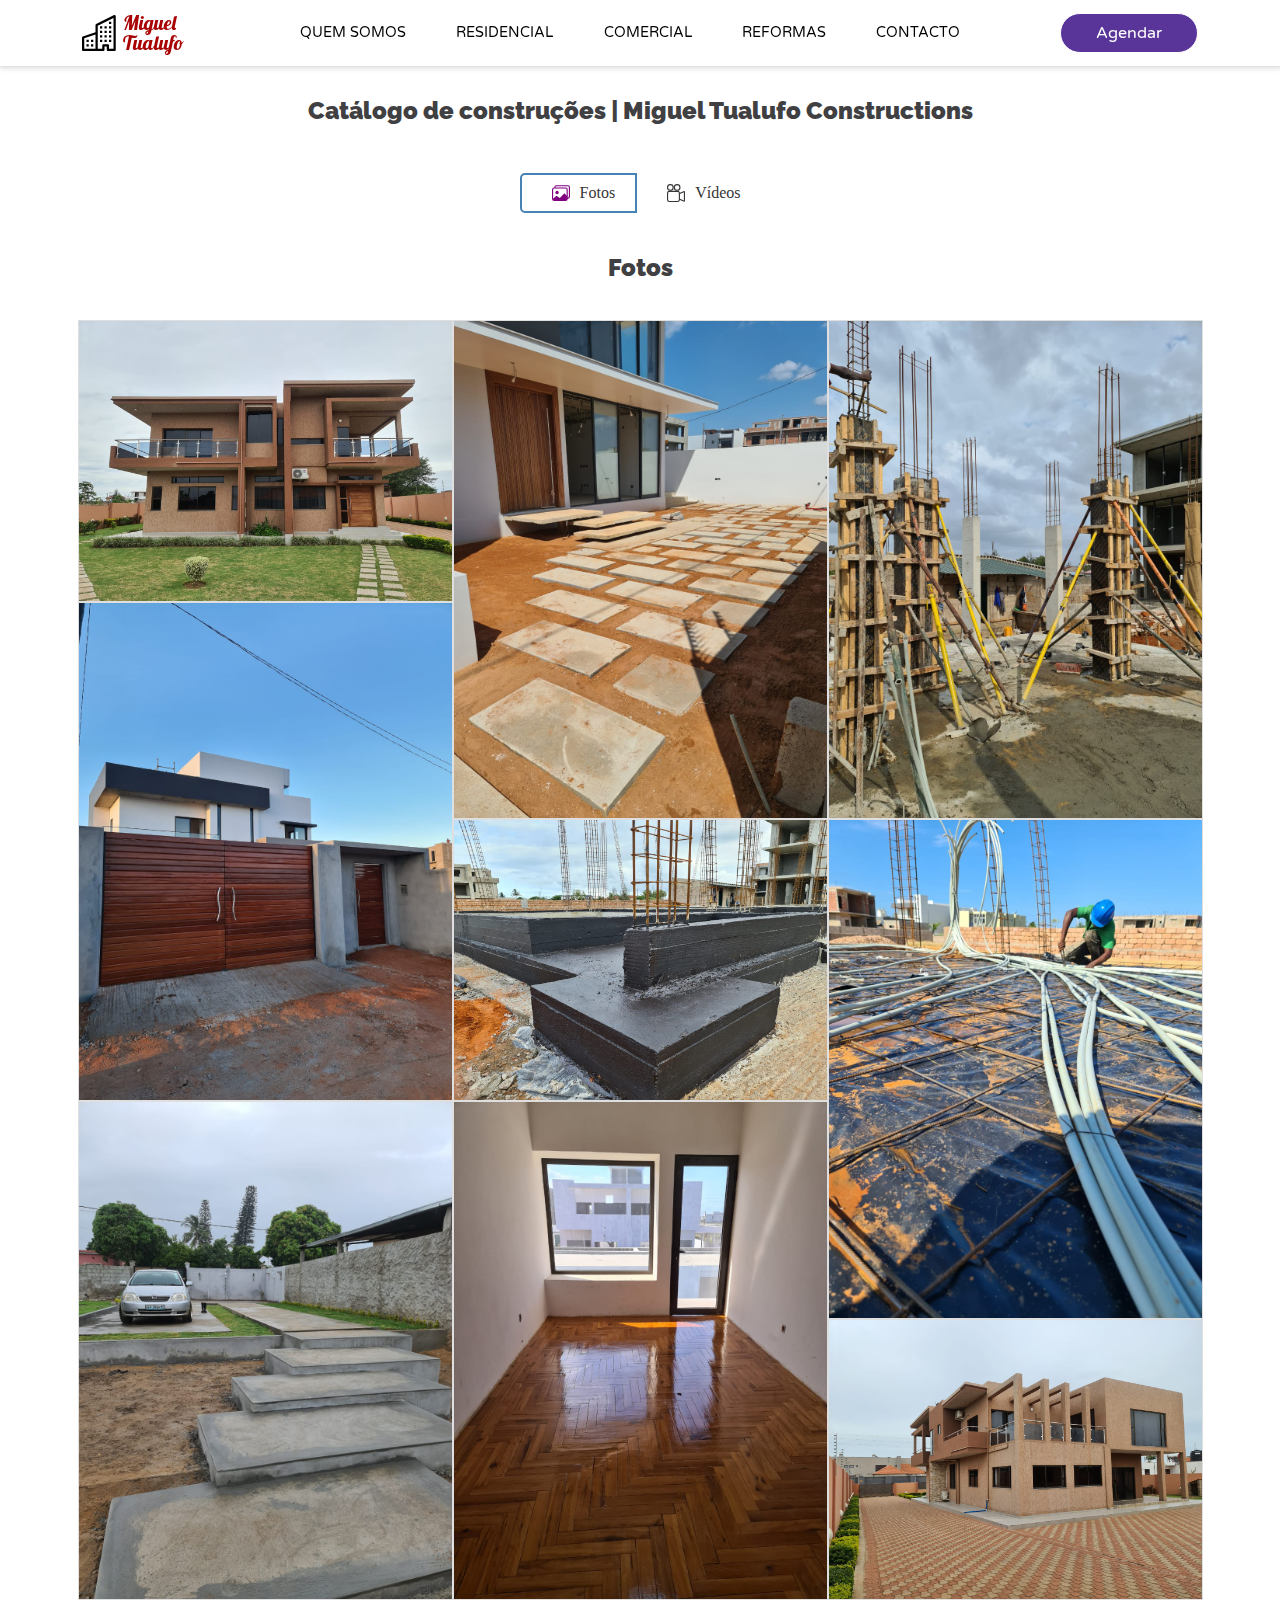
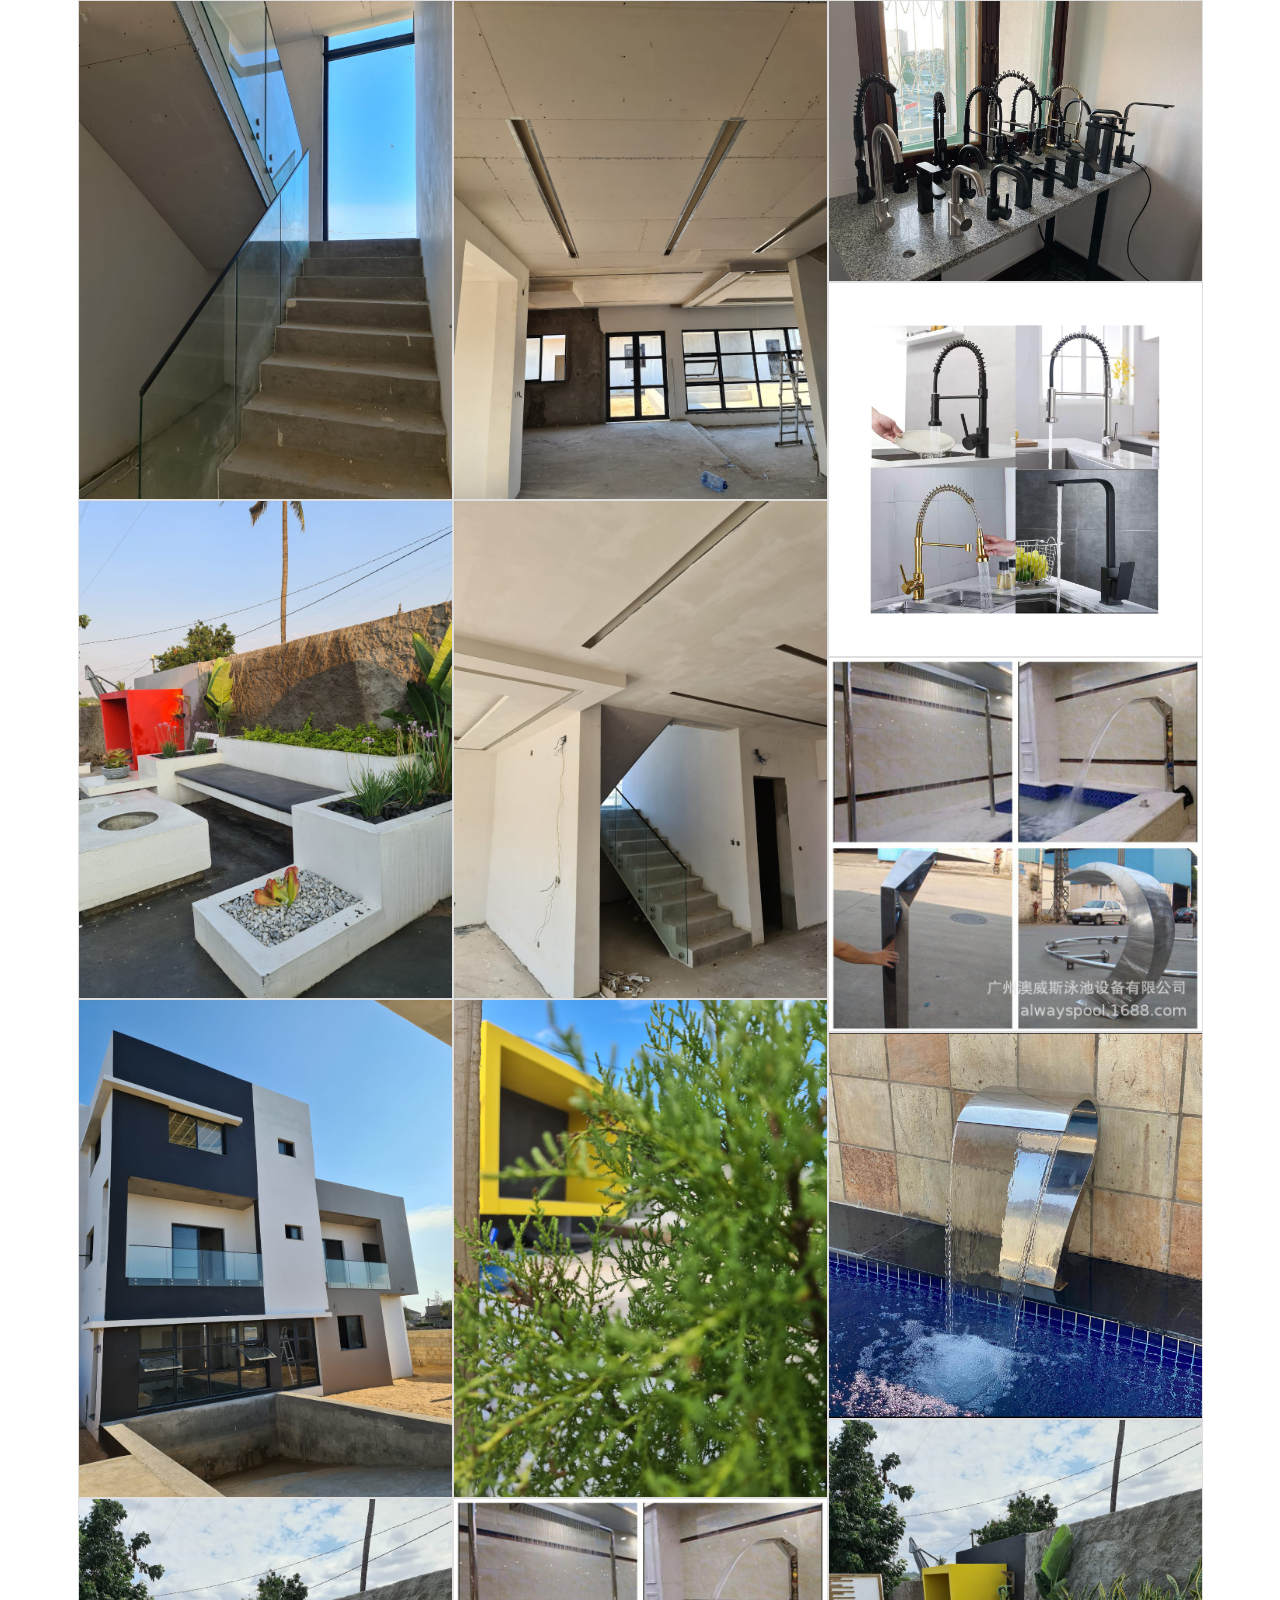
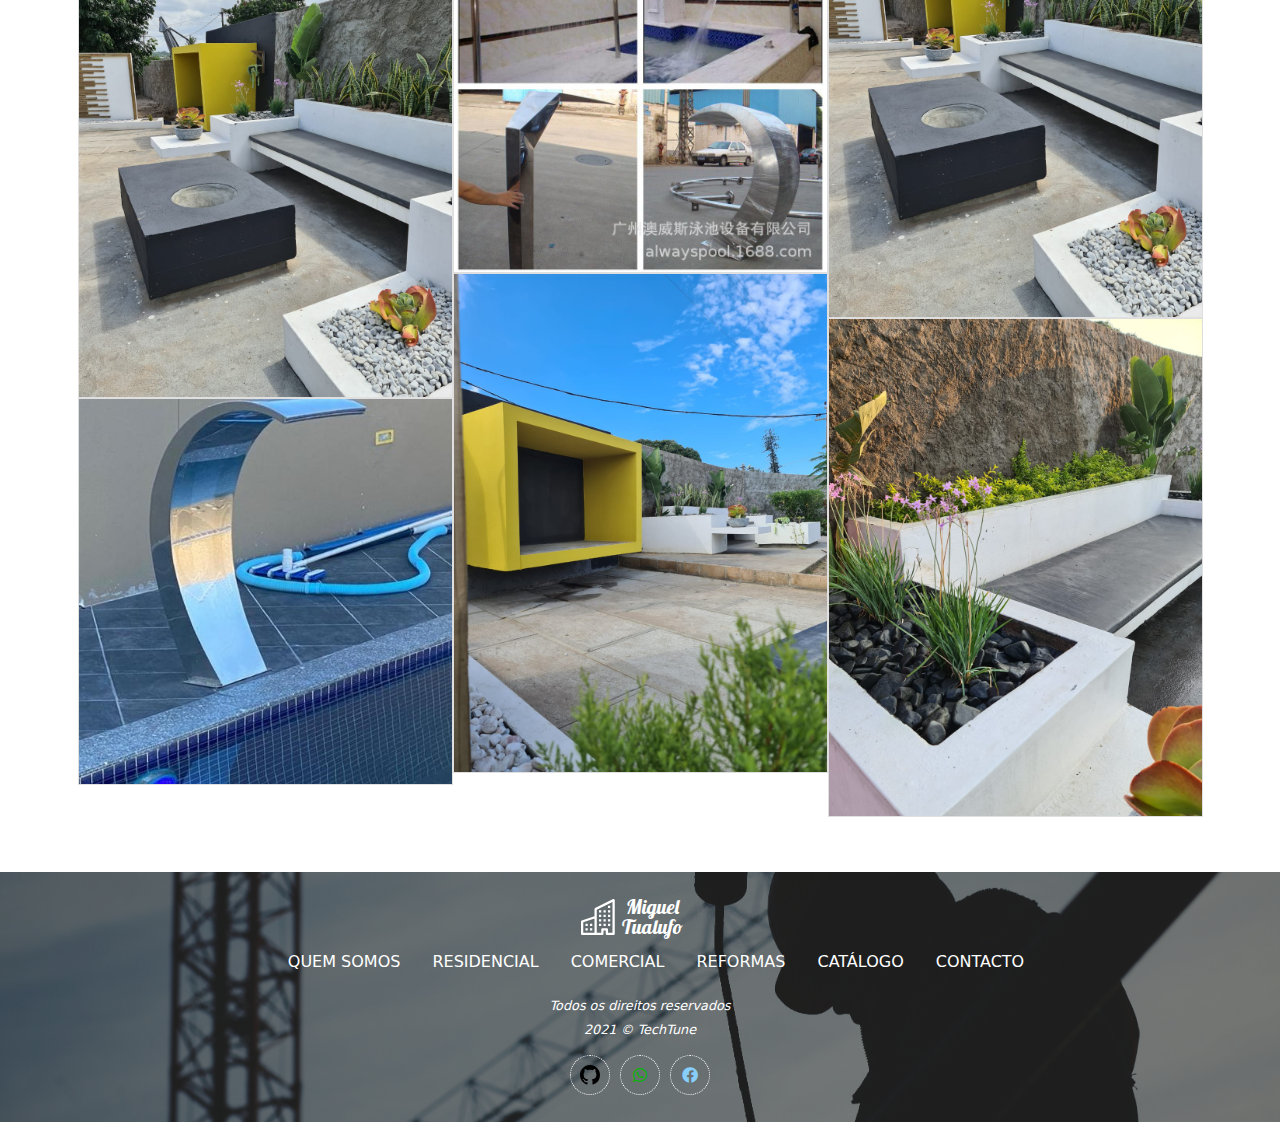
<file: catalogo.html>
<!DOCTYPE html>
<html lang="pt">
<head>
    <meta charset="UTF-8">
    <meta http-equiv="X-UA-Compatible" content="IE=edge">
    <meta name="viewport" content="width=device-width, initial-scale=1.0">
    <title>Catálogo | Miguel Tualufo Construction</title>
    <link rel="icon" href="img/favicon.jpg">
    <link rel="stylesheet" href="css/bootstrap.min.css">
    <link rel="stylesheet" href="plugins/fontawesome/css/all.css">
    <link rel="stylesheet" href="plugins/owlcarousel/assets/owl.carousel.min.css">
    <link rel="stylesheet" href="plugins/owlcarousel/assets/owl.theme.default.min.css">
    <link rel="stylesheet" href="css/buttons.css">
    <link rel="stylesheet" href="css/animate.css">
    <link rel="stylesheet" href="css/backgrounds.css">
    <link rel="stylesheet" href="css/shadowns.css">
    <link rel="stylesheet" href="css/slider/slide.css">
    <link rel="stylesheet" href="css/fonts.css">
    <link rel="stylesheet" href="css/nav.css">
    <link rel="stylesheet" href="css/slider/sliderPa.css">
    <link rel="stylesheet" href="css/borders.css">
    <link rel="stylesheet" href="css/main.css">
</head>
<body>

    <div class="modal fade" id="staticBackdrop" data-bs-backdrop="static" data-bs-keyboard="false" tabindex="-1" aria-labelledby="staticBackdropLabel" aria-hidden="true">
        <div class="modal-dialog modal-dialog-centered modal-dialog-scrollable">
            <div class="modal-content">
                <div class="d-flex modal-close justify-content-end">
                    <button type="button" class="hmgBtnRR hmgBtn hmgBtnMin hover-o hmg-back-r" data-bs-dismiss="modal" aria-label="Close">&Cross;</button>
                </div>
                <div class="modal-body">
                    <form class="loginForm">
                        <div class="container">    
                            <div class="d-flex loginLogo justify-content-center">
                                <a href="#" class="navbar-brand d-flex align-items-center justify-content-start">
                                    <svg xmlns="http://www.w3.org/2000/svg" width="36" height="36" fill="currentColor" class="bi bi-building" viewBox="0 0 16 16">
                                        <path fill-rule="evenodd" d="M14.763.075A.5.5 0 0 1 15 .5v15a.5.5 0 0 1-.5.5h-3a.5.5 0 0 1-.5-.5V14h-1v1.5a.5.5 0 0 1-.5.5h-9a.5.5 0 0 1-.5-.5V10a.5.5 0 0 1 .342-.474L6 7.64V4.5a.5.5 0 0 1 .276-.447l8-4a.5.5 0 0 1 .487.022zM6 8.694 1 10.36V15h5V8.694zM7 15h2v-1.5a.5.5 0 0 1 .5-.5h2a.5.5 0 0 1 .5.5V15h2V1.309l-7 3.5V15z"/>
                                        <path d="M2 11h1v1H2v-1zm2 0h1v1H4v-1zm-2 2h1v1H2v-1zm2 0h1v1H4v-1zm4-4h1v1H8V9zm2 0h1v1h-1V9zm-2 2h1v1H8v-1zm2 0h1v1h-1v-1zm2-2h1v1h-1V9zm0 2h1v1h-1v-1zM8 7h1v1H8V7zm2 0h1v1h-1V7zm2 0h1v1h-1V7zM8 5h1v1H8V5zm2 0h1v1h-1V5zm2 0h1v1h-1V5zm0-2h1v1h-1V3z"/>
                                    </svg>
                                    <h2>Miguel <br> Tualufo</h2>
                                </a>
                            </div>
                            <h5 class="modal-title d-flex justify-content-center" id="staticBackdropLabel">Entre em contacto</h5>
                            <div class="mb-3">
                                <input type="text" class="form-control" id="exampleFormControlInput1" placeholder="Nome*">
                            </div>
                            <div class="mb-3">
                                <input type="email" class="form-control" id="exampleFormControlInput1" placeholder="Email*">
                            </div>
                            <div class="mb-3">
                                <input type="text" class="form-control" id="exampleFormControlInput1" placeholder="Celular*">
                            </div>
                            <div class="mb-3">
                                <textarea class="form-control" id="exampleFormControlTextarea1" placeholder="Digite sua mensagem..." rows="3"></textarea>
                            </div>
                        </div>
                    </form>
                </div>
                <div class="modal-body fotmLoginBts d-flex justify-content-end">
                    <button type="button" class="hmgBtn hmg-back-p">Enviar</button>
                </div>
            </div>
        </div>
    </div>

    <div class="modal fade imageView" id="imageView" tabindex="-1" aria-labelledby="exampleModalLabel" aria-hidden="true">
        <div class="modal-dialog modal-dialog-centered">
            <div class="modal-content">
                <div class="modal-body">
                    <div class="image d-flex justify-content-center align-items-center">
                        <img src="img/sapp/completed1.jpg" id="imagePopUp" alt="image">
                    </div>
                </div>
                <div class="modal-footer d-flex justify-content-center">
                    <button type="button" class="btn hmgBtnRR hmg-back-b btn-secondary" data-bs-dismiss="modal">Fechar</button>
                </div>
            </div>
        </div>
    </div>

    <div class="modal fade imageView" id="videoView" tabindex="-1" aria-labelledby="exampleModalLabel" aria-hidden="true">
        <div class="modal-dialog modal-dialog-centered">
            <div class="modal-content">
                <div class="modal-body">
                    <div class="image videoSRC d-flex justify-content-center align-items-center">

                    </div>
                </div>
                <div class="modal-footer d-flex justify-content-center">
                    <button type="button" class="btn hmgBtnRR hmg-back-b hideVid btn-secondary" data-bs-dismiss="modal">Fechar</button>
                </div>
            </div>
        </div>
    </div>

    <nav class="navbar wh navbar-expand-lg sticky-top">
        <div class="container" style="flex-wrap: nowrap;">

            <button class="hideDesktopFlexn hmgBtn noback navMenuBt hideDesktop">
                <svg xmlns="http://www.w3.org/2000/svg" viewBox="0 0 16 16" width="20" height="20"><path fill-rule="evenodd" d="M1 2.75A.75.75 0 011.75 2h12.5a.75.75 0 110 1.5H1.75A.75.75 0 011 2.75zm0 5A.75.75 0 011.75 7h12.5a.75.75 0 110 1.5H1.75A.75.75 0 011 7.75zM1.75 12a.75.75 0 100 1.5h12.5a.75.75 0 100-1.5H1.75z"></path></svg>
            </button>

            <a href="index.html" class="navbar-brand d-flex align-items-center justify-content-start">
                <svg xmlns="http://www.w3.org/2000/svg" width="36" height="36" fill="currentColor" class="bi bi-building" viewBox="0 0 16 16">
                    <path fill-rule="evenodd" d="M14.763.075A.5.5 0 0 1 15 .5v15a.5.5 0 0 1-.5.5h-3a.5.5 0 0 1-.5-.5V14h-1v1.5a.5.5 0 0 1-.5.5h-9a.5.5 0 0 1-.5-.5V10a.5.5 0 0 1 .342-.474L6 7.64V4.5a.5.5 0 0 1 .276-.447l8-4a.5.5 0 0 1 .487.022zM6 8.694 1 10.36V15h5V8.694zM7 15h2v-1.5a.5.5 0 0 1 .5-.5h2a.5.5 0 0 1 .5.5V15h2V1.309l-7 3.5V15z"/>
                    <path d="M2 11h1v1H2v-1zm2 0h1v1H4v-1zm-2 2h1v1H2v-1zm2 0h1v1H4v-1zm4-4h1v1H8V9zm2 0h1v1h-1V9zm-2 2h1v1H8v-1zm2 0h1v1h-1v-1zm2-2h1v1h-1V9zm0 2h1v1h-1v-1zM8 7h1v1H8V7zm2 0h1v1h-1V7zm2 0h1v1h-1V7zM8 5h1v1H8V5zm2 0h1v1h-1V5zm2 0h1v1h-1V5zm0-2h1v1h-1V3z"/>
                  </svg>
                <h2>Miguel <br> Tualufo</h2>
            </a>

            <div class="navbar-collapse hideMobile" id="main-nav">
                <ul class="navbar-nav mr-auto w-100 justify-content-center">
                    <li class="menu shadown justify-content-between hideDesktop">
                        <a class="nav-link ">Menu</a>
                        <button type="button" class="hmgBtn hmgBtnRR navMenuBt hmg-back-w">&Cross;</button>
                    </li>
                    <li class="nav-item">
                        <a class="nav-link" href="index.html#about">QUEM SOMOS</a>
                    </li>
                    <li class="nav-item">
                        <a class="nav-link" href="index.html#projects">RESIDENCIAL</a>
                    </li>
                    <li class="nav-item">
                        <a class="nav-link" href="index.html#comercial">COMERCIAL</a>
                    </li>
                    <li class="nav-item">
                        <a class="nav-link" href="#portfolio">REFORMAS</a>
                    </li>
                    <li class="nav-item hideDesktop">
                        <a class="nav-link" href="catalogo.html">CATÁLOGO</a>
                    </li>
                    <li class="nav-item">
                        <a class="nav-link" href="index.html#contact">CONTACTO</a>
                    </li>
                </ul>
            </div>

            <div class="navBts justify-content-between">
                <button class="hideDesktopFlexn hmgBtnR hmg-back-p hover-p border-1-s-w" data-bs-toggle="modal" data-bs-target="#staticBackdrop">
                    Agendar
                </button>
            </div>

        </div>
    </nav>

    <section class="catalogo protfolio delicias" id="portfolio">
        <h1>Catálogo de construções | Miguel Tualufo Constructions</h1>
        <div class="catalogoDiv d-flex justify-content-center">
            <div class="btn-group" role="group" aria-label="Basic example">
                <button type="button" class="hmgBtn photosBt hmg-back-w border-1-s-b active hover-p2 d-flex align-items-center justify-content-center">
                    <svg xmlns="http://www.w3.org/2000/svg" width="18" height="18" fill="currentColor" class="bi bi-images" viewBox="0 0 16 16">
                        <path d="M4.502 9a1.5 1.5 0 1 0 0-3 1.5 1.5 0 0 0 0 3z"/>
                        <path d="M14.002 13a2 2 0 0 1-2 2h-10a2 2 0 0 1-2-2V5A2 2 0 0 1 2 3a2 2 0 0 1 2-2h10a2 2 0 0 1 2 2v8a2 2 0 0 1-1.998 2zM14 2H4a1 1 0 0 0-1 1h9.002a2 2 0 0 1 2 2v7A1 1 0 0 0 15 11V3a1 1 0 0 0-1-1zM2.002 4a1 1 0 0 0-1 1v8l2.646-2.354a.5.5 0 0 1 .63-.062l2.66 1.773 3.71-3.71a.5.5 0 0 1 .577-.094l1.777 1.947V5a1 1 0 0 0-1-1h-10z"/>
                    </svg>
                    Fotos
                </button>
                <button type="button" class="hmgBtn vieosBt hmg-back-w border-1-s-b hover-p2 d-flex align-items-center justify-content-center">
                    <svg xmlns="http://www.w3.org/2000/svg" width="18" height="18" fill="currentColor" class="bi bi-camera-reels" viewBox="0 0 16 16">
                        <path d="M6 3a3 3 0 1 1-6 0 3 3 0 0 1 6 0zM1 3a2 2 0 1 0 4 0 2 2 0 0 0-4 0z"/>
                        <path d="M9 6h.5a2 2 0 0 1 1.983 1.738l3.11-1.382A1 1 0 0 1 16 7.269v7.462a1 1 0 0 1-1.406.913l-3.111-1.382A2 2 0 0 1 9.5 16H2a2 2 0 0 1-2-2V8a2 2 0 0 1 2-2h7zm6 8.73V7.27l-3.5 1.555v4.35l3.5 1.556zM1 8v6a1 1 0 0 0 1 1h7.5a1 1 0 0 0 1-1V8a1 1 0 0 0-1-1H2a1 1 0 0 0-1 1z"/>
                        <path d="M9 6a3 3 0 1 0 0-6 3 3 0 0 0 0 6zM7 3a2 2 0 1 1 4 0 2 2 0 0 1-4 0z"/>
                      </svg>
                    Vídeos
                </button>
            </div>
        </div>

        <h1 class="catalogoActive">Fotos</h1>

        <div class="photos photosD projects d-flex">
            <div class="photos_column">
                <div class="element-item develop">
                    <div class="card cardImage" data-file-image="img/sapp/completed1.jpg" data-bs-toggle="modal" data-bs-target="#imageView">
                        <img src="img/sapp/completed1.jpg">
                        <div class="overlay">
                            <div class="title d-flex justify-content-between">
                            <p>Casa 1º andar</p>
                            <span class="hideMobile">
                                    <svg xmlns="http://www.w3.org/2000/svg" fill="currentColor" class="bi bi-geo-alt" width="16" height="16" viewBox="0 0 16 16" id="geo-alt">
                                        <path d="M12.166 8.94c-.524 1.062-1.234 2.12-1.96 3.07A31.493 31.493 0 018 14.58a31.481 31.481 0 01-2.206-2.57c-.726-.95-1.436-2.008-1.96-3.07C3.304 7.867 3 6.862 3 6a5 5 0 0110 0c0 .862-.305 1.867-.834 2.94zM8 16s6-5.686 6-10A6 6 0 002 6c0 4.314 6 10 6 10z"></path>
                                        <path d="M8 8a2 2 0 110-4 2 2 0 010 4zm0 1a3 3 0 100-6 3 3 0 000 6z"></path>
                                    </svg>
                                    Intaka / Maputo
                            </span>
                            </div>
                        </div>
                    </div>
                </div>
                <div class="element-item graph">
                    <div class="card cardImage" data-file-image="img/sapp/obra2.jpg" data-bs-toggle="modal" data-bs-target="#imageView">
                        <img src="img/sapp/obra2.jpg">
                        <div class="overlay">
                            <div class="title d-flex justify-content-between">
                            <p>Casa2 1º andar</p>
                            <span class="hideMobile">
                                    <svg xmlns="http://www.w3.org/2000/svg" fill="currentColor" class="bi bi-geo-alt" width="16" height="16" viewBox="0 0 16 16" id="geo-alt">
                                        <path d="M12.166 8.94c-.524 1.062-1.234 2.12-1.96 3.07A31.493 31.493 0 018 14.58a31.481 31.481 0 01-2.206-2.57c-.726-.95-1.436-2.008-1.96-3.07C3.304 7.867 3 6.862 3 6a5 5 0 0110 0c0 .862-.305 1.867-.834 2.94zM8 16s6-5.686 6-10A6 6 0 002 6c0 4.314 6 10 6 10z"></path>
                                        <path d="M8 8a2 2 0 110-4 2 2 0 010 4zm0 1a3 3 0 100-6 3 3 0 000 6z"></path>
                                    </svg>
                                    Intaka / Maputo
                            </span>
                            </div>
                        </div>
                    </div>
                </div>
                <div class="element-item design">
                    <div class="card cardImage" data-file-image="img/New/quintal7.jpg" data-bs-toggle="modal" data-bs-target="#imageView">
                        <img src="img/New/quintal7.jpg">
                        <div class="overlay">
                            <div class="title d-flex justify-content-between">
                            <p>Casa3 1º andar</p>
                            <span class="hideMobile">
                                    <svg xmlns="http://www.w3.org/2000/svg" fill="currentColor" class="bi bi-geo-alt" width="16" height="16" viewBox="0 0 16 16" id="geo-alt">
                                        <path d="M12.166 8.94c-.524 1.062-1.234 2.12-1.96 3.07A31.493 31.493 0 018 14.58a31.481 31.481 0 01-2.206-2.57c-.726-.95-1.436-2.008-1.96-3.07C3.304 7.867 3 6.862 3 6a5 5 0 0110 0c0 .862-.305 1.867-.834 2.94zM8 16s6-5.686 6-10A6 6 0 002 6c0 4.314 6 10 6 10z"></path>
                                        <path d="M8 8a2 2 0 110-4 2 2 0 010 4zm0 1a3 3 0 100-6 3 3 0 000 6z"></path>
                                    </svg>
                                    Liberdade / Matola
                            </span>
                            </div>
                        </div>
                    </div>
                </div>
                <div class="element-item design">
                    <div class="card cardImage" data-file-image="img/New/cadas2.jpg" data-bs-toggle="modal" data-bs-target="#imageView">
                        <img src="img/New/cadas2.jpg">
                        <div class="overlay">
                            <div class="title d-flex justify-content-between">
                            <p>Casa3 1º andar</p>
                            <span class="hideMobile">
                                    <svg xmlns="http://www.w3.org/2000/svg" fill="currentColor" class="bi bi-geo-alt" width="16" height="16" viewBox="0 0 16 16" id="geo-alt">
                                        <path d="M12.166 8.94c-.524 1.062-1.234 2.12-1.96 3.07A31.493 31.493 0 018 14.58a31.481 31.481 0 01-2.206-2.57c-.726-.95-1.436-2.008-1.96-3.07C3.304 7.867 3 6.862 3 6a5 5 0 0110 0c0 .862-.305 1.867-.834 2.94zM8 16s6-5.686 6-10A6 6 0 002 6c0 4.314 6 10 6 10z"></path>
                                        <path d="M8 8a2 2 0 110-4 2 2 0 010 4zm0 1a3 3 0 100-6 3 3 0 000 6z"></path>
                                    </svg>
                                    KM 15 / Matola
                            </span>
                            </div>
                        </div>
                    </div>
                </div>
                <div class="element-item design">
                    <div class="card cardImage" data-file-image="img/New/quibtal4.jpg" data-bs-toggle="modal" data-bs-target="#imageView">
                        <img src="img/New/quibtal4.jpg">
                        <div class="overlay">
                            <div class="title d-flex justify-content-between">
                            <p>Casa3 1º andar</p>
                            <span class="hideMobile">
                                    <svg xmlns="http://www.w3.org/2000/svg" fill="currentColor" class="bi bi-geo-alt" width="16" height="16" viewBox="0 0 16 16" id="geo-alt">
                                        <path d="M12.166 8.94c-.524 1.062-1.234 2.12-1.96 3.07A31.493 31.493 0 018 14.58a31.481 31.481 0 01-2.206-2.57c-.726-.95-1.436-2.008-1.96-3.07C3.304 7.867 3 6.862 3 6a5 5 0 0110 0c0 .862-.305 1.867-.834 2.94zM8 16s6-5.686 6-10A6 6 0 002 6c0 4.314 6 10 6 10z"></path>
                                        <path d="M8 8a2 2 0 110-4 2 2 0 010 4zm0 1a3 3 0 100-6 3 3 0 000 6z"></path>
                                    </svg>
                                    Liberdade / Matola
                            </span>
                            </div>
                        </div>
                    </div>
                </div>
                <div class="element-item design">
                    <div class="card cardImage" data-file-image="img/New/quibtal6.jpg" data-bs-toggle="modal" data-bs-target="#imageView">
                        <img src="img/New/quibtal6.jpg">
                        <div class="overlay">
                            <div class="title d-flex justify-content-between">
                            <p>Casa3 1º andar</p>
                            <span class="hideMobile">
                                    <svg xmlns="http://www.w3.org/2000/svg" fill="currentColor" class="bi bi-geo-alt" width="16" height="16" viewBox="0 0 16 16" id="geo-alt">
                                        <path d="M12.166 8.94c-.524 1.062-1.234 2.12-1.96 3.07A31.493 31.493 0 018 14.58a31.481 31.481 0 01-2.206-2.57c-.726-.95-1.436-2.008-1.96-3.07C3.304 7.867 3 6.862 3 6a5 5 0 0110 0c0 .862-.305 1.867-.834 2.94zM8 16s6-5.686 6-10A6 6 0 002 6c0 4.314 6 10 6 10z"></path>
                                        <path d="M8 8a2 2 0 110-4 2 2 0 010 4zm0 1a3 3 0 100-6 3 3 0 000 6z"></path>
                                    </svg>
                                    Liberdade / Matola
                            </span>
                            </div>
                        </div>
                    </div>
                </div>
                <div class="element-item design">
                    <div class="card cardImage" data-file-image="img/New/quintal1.jpg" data-bs-toggle="modal" data-bs-target="#imageView">
                        <img src="img/New/quintal1.jpg">
                        <div class="overlay">
                            <div class="title d-flex justify-content-between">
                            <p>Casa3 1º andar</p>
                            <span class="hideMobile">
                                    <svg xmlns="http://www.w3.org/2000/svg" fill="currentColor" class="bi bi-geo-alt" width="16" height="16" viewBox="0 0 16 16" id="geo-alt">
                                        <path d="M12.166 8.94c-.524 1.062-1.234 2.12-1.96 3.07A31.493 31.493 0 018 14.58a31.481 31.481 0 01-2.206-2.57c-.726-.95-1.436-2.008-1.96-3.07C3.304 7.867 3 6.862 3 6a5 5 0 0110 0c0 .862-.305 1.867-.834 2.94zM8 16s6-5.686 6-10A6 6 0 002 6c0 4.314 6 10 6 10z"></path>
                                        <path d="M8 8a2 2 0 110-4 2 2 0 010 4zm0 1a3 3 0 100-6 3 3 0 000 6z"></path>
                                    </svg>
                                    Liberdade / Matola
                            </span>
                            </div>
                        </div>
                    </div>
                </div>
                <div class="element-item design">
                    <div class="card cardImage" data-file-image="img/New/piscina1.jpg" data-bs-toggle="modal" data-bs-target="#imageView">
                        <img src="img/New/piscina1.jpg">
                        <div class="overlay">
                            <div class="title d-flex justify-content-between">
                            <p>Casa3 1º andar</p>
                            <span class="hideMobile">
                                    <svg xmlns="http://www.w3.org/2000/svg" fill="currentColor" class="bi bi-geo-alt" width="16" height="16" viewBox="0 0 16 16" id="geo-alt">
                                        <path d="M12.166 8.94c-.524 1.062-1.234 2.12-1.96 3.07A31.493 31.493 0 018 14.58a31.481 31.481 0 01-2.206-2.57c-.726-.95-1.436-2.008-1.96-3.07C3.304 7.867 3 6.862 3 6a5 5 0 0110 0c0 .862-.305 1.867-.834 2.94zM8 16s6-5.686 6-10A6 6 0 002 6c0 4.314 6 10 6 10z"></path>
                                        <path d="M8 8a2 2 0 110-4 2 2 0 010 4zm0 1a3 3 0 100-6 3 3 0 000 6z"></path>
                                    </svg>
                                    Liberdade / Matola
                            </span>
                            </div>
                        </div>
                    </div>
                </div>
            </div>
            <div class="photos_column">
                <div class="element-item develop">
                    <div class="card cardImage" data-file-image="img/sapp/dest2.jpg" data-bs-toggle="modal" data-bs-target="#imageView">
                        <img src="img/sapp/dest2.jpg">
                        <div class="overlay">
                            <div class="title d-flex justify-content-between">
                            <p>Lorem ipsum dolor sit</p>
                            <span class="hideMobile">
                                    <svg xmlns="http://www.w3.org/2000/svg" fill="currentColor" class="bi bi-geo-alt" width="16" height="16" viewBox="0 0 16 16" id="geo-alt">
                                        <path d="M12.166 8.94c-.524 1.062-1.234 2.12-1.96 3.07A31.493 31.493 0 018 14.58a31.481 31.481 0 01-2.206-2.57c-.726-.95-1.436-2.008-1.96-3.07C3.304 7.867 3 6.862 3 6a5 5 0 0110 0c0 .862-.305 1.867-.834 2.94zM8 16s6-5.686 6-10A6 6 0 002 6c0 4.314 6 10 6 10z"></path>
                                        <path d="M8 8a2 2 0 110-4 2 2 0 010 4zm0 1a3 3 0 100-6 3 3 0 000 6z"></path>
                                    </svg>
                                    Matola-Gare / Matola
                            </span>
                            </div>
                        </div>
                    </div>
                </div>
                <div class="element-item graph">
                    <div class="card cardImage" data-file-image="img/sapp/obra1.jpg" data-bs-toggle="modal" data-bs-target="#imageView">
                        <img src="img/sapp/obra1.jpg">
                        <div class="overlay">
                            <div class="title d-flex justify-content-between">
                            <p>Lorem ipsum dolor sit</p>
                            <span class="hideMobile">
                                    <svg xmlns="http://www.w3.org/2000/svg" fill="currentColor" class="bi bi-geo-alt" width="16" height="16" viewBox="0 0 16 16" id="geo-alt">
                                        <path d="M12.166 8.94c-.524 1.062-1.234 2.12-1.96 3.07A31.493 31.493 0 018 14.58a31.481 31.481 0 01-2.206-2.57c-.726-.95-1.436-2.008-1.96-3.07C3.304 7.867 3 6.862 3 6a5 5 0 0110 0c0 .862-.305 1.867-.834 2.94zM8 16s6-5.686 6-10A6 6 0 002 6c0 4.314 6 10 6 10z"></path>
                                        <path d="M8 8a2 2 0 110-4 2 2 0 010 4zm0 1a3 3 0 100-6 3 3 0 000 6z"></path>
                                    </svg>
                                    Matola / Matola
                            </span>
                            </div>
                        </div>
                    </div>
                </div>
                <div class="element-item design">
                    <div class="card cardImage" data-file-image="img/New/dentro4.jpg" data-bs-toggle="modal" data-bs-target="#imageView">
                        <img src="img/New/dentro4.jpg">
                        <div class="overlay">
                            <div class="title d-flex justify-content-between">
                            <p>Lorem ipsum dolor sit</p>
                            <span class="hideMobile">
                                    <svg xmlns="http://www.w3.org/2000/svg" fill="currentColor" class="bi bi-geo-alt" width="16" height="16" viewBox="0 0 16 16" id="geo-alt">
                                        <path d="M12.166 8.94c-.524 1.062-1.234 2.12-1.96 3.07A31.493 31.493 0 018 14.58a31.481 31.481 0 01-2.206-2.57c-.726-.95-1.436-2.008-1.96-3.07C3.304 7.867 3 6.862 3 6a5 5 0 0110 0c0 .862-.305 1.867-.834 2.94zM8 16s6-5.686 6-10A6 6 0 002 6c0 4.314 6 10 6 10z"></path>
                                        <path d="M8 8a2 2 0 110-4 2 2 0 010 4zm0 1a3 3 0 100-6 3 3 0 000 6z"></path>
                                    </svg>
                                    Matola / Matola
                            </span>
                            </div>
                        </div>
                    </div>
                </div>
                <div class="element-item design">
                    <div class="card cardImage" data-file-image="img/New/dentro3.jpg" data-bs-toggle="modal" data-bs-target="#imageView">
                        <img src="img/New/dentro3.jpg">
                        <div class="overlay">
                            <div class="title d-flex justify-content-between">
                            <p>Casa3 1º andar</p>
                            <span class="hideMobile">
                                    <svg xmlns="http://www.w3.org/2000/svg" fill="currentColor" class="bi bi-geo-alt" width="16" height="16" viewBox="0 0 16 16" id="geo-alt">
                                        <path d="M12.166 8.94c-.524 1.062-1.234 2.12-1.96 3.07A31.493 31.493 0 018 14.58a31.481 31.481 0 01-2.206-2.57c-.726-.95-1.436-2.008-1.96-3.07C3.304 7.867 3 6.862 3 6a5 5 0 0110 0c0 .862-.305 1.867-.834 2.94zM8 16s6-5.686 6-10A6 6 0 002 6c0 4.314 6 10 6 10z"></path>
                                        <path d="M8 8a2 2 0 110-4 2 2 0 010 4zm0 1a3 3 0 100-6 3 3 0 000 6z"></path>
                                    </svg>
                                    KM 15 / Matola
                            </span>
                            </div>
                        </div>
                    </div>
                </div>
                <div class="element-item design">
                    <div class="card cardImage" data-file-image="img/New/scadas1.jpg" data-bs-toggle="modal" data-bs-target="#imageView">
                        <img src="img/New/scadas1.jpg">
                        <div class="overlay">
                            <div class="title d-flex justify-content-between">
                            <p>Casa3 1º andar</p>
                            <span class="hideMobile">
                                    <svg xmlns="http://www.w3.org/2000/svg" fill="currentColor" class="bi bi-geo-alt" width="16" height="16" viewBox="0 0 16 16" id="geo-alt">
                                        <path d="M12.166 8.94c-.524 1.062-1.234 2.12-1.96 3.07A31.493 31.493 0 018 14.58a31.481 31.481 0 01-2.206-2.57c-.726-.95-1.436-2.008-1.96-3.07C3.304 7.867 3 6.862 3 6a5 5 0 0110 0c0 .862-.305 1.867-.834 2.94zM8 16s6-5.686 6-10A6 6 0 002 6c0 4.314 6 10 6 10z"></path>
                                        <path d="M8 8a2 2 0 110-4 2 2 0 010 4zm0 1a3 3 0 100-6 3 3 0 000 6z"></path>
                                    </svg>
                                    Lorem ipsum / Matola
                            </span>
                            </div>
                        </div>
                    </div>
                </div>
                <div class="element-item design">
                    <div class="card cardImage" data-file-image="img/New/quintal2.jpg" data-bs-toggle="modal" data-bs-target="#imageView">
                        <img src="img/New/quintal2.jpg">
                        <div class="overlay">
                            <div class="title d-flex justify-content-between">
                            <p>Casa3 1º andar</p>
                            <span class="hideMobile">
                                    <svg xmlns="http://www.w3.org/2000/svg" fill="currentColor" class="bi bi-geo-alt" width="16" height="16" viewBox="0 0 16 16" id="geo-alt">
                                        <path d="M12.166 8.94c-.524 1.062-1.234 2.12-1.96 3.07A31.493 31.493 0 018 14.58a31.481 31.481 0 01-2.206-2.57c-.726-.95-1.436-2.008-1.96-3.07C3.304 7.867 3 6.862 3 6a5 5 0 0110 0c0 .862-.305 1.867-.834 2.94zM8 16s6-5.686 6-10A6 6 0 002 6c0 4.314 6 10 6 10z"></path>
                                        <path d="M8 8a2 2 0 110-4 2 2 0 010 4zm0 1a3 3 0 100-6 3 3 0 000 6z"></path>
                                    </svg>
                                    Lorem ipsum / Matola
                            </span>
                            </div>
                        </div>
                    </div>
                </div>
                <div class="element-item design">
                    <div class="card cardImage" data-file-image="img/New/torneira3.jpg" data-bs-toggle="modal" data-bs-target="#imageView">
                        <img src="img/New/torneira3.jpg">
                        <div class="overlay">
                            <div class="title d-flex justify-content-between">
                            <p>Casa3 1º andar</p>
                            <span class="hideMobile">
                                    <svg xmlns="http://www.w3.org/2000/svg" fill="currentColor" class="bi bi-geo-alt" width="16" height="16" viewBox="0 0 16 16" id="geo-alt">
                                        <path d="M12.166 8.94c-.524 1.062-1.234 2.12-1.96 3.07A31.493 31.493 0 018 14.58a31.481 31.481 0 01-2.206-2.57c-.726-.95-1.436-2.008-1.96-3.07C3.304 7.867 3 6.862 3 6a5 5 0 0110 0c0 .862-.305 1.867-.834 2.94zM8 16s6-5.686 6-10A6 6 0 002 6c0 4.314 6 10 6 10z"></path>
                                        <path d="M8 8a2 2 0 110-4 2 2 0 010 4zm0 1a3 3 0 100-6 3 3 0 000 6z"></path>
                                    </svg>
                                    Lorem ipsum / Matola
                            </span>
                            </div>
                        </div>
                    </div>
                </div>
                <div class="element-item design">
                    <div class="card cardImage" data-file-image="img/New/quintal3.jpg" data-bs-toggle="modal" data-bs-target="#imageView">
                        <img src="img/New/quintal3.jpg">
                        <div class="overlay">
                            <div class="title d-flex justify-content-between">
                            <p>Casa3 1º andar</p>
                            <span class="hideMobile">
                                    <svg xmlns="http://www.w3.org/2000/svg" fill="currentColor" class="bi bi-geo-alt" width="16" height="16" viewBox="0 0 16 16" id="geo-alt">
                                        <path d="M12.166 8.94c-.524 1.062-1.234 2.12-1.96 3.07A31.493 31.493 0 018 14.58a31.481 31.481 0 01-2.206-2.57c-.726-.95-1.436-2.008-1.96-3.07C3.304 7.867 3 6.862 3 6a5 5 0 0110 0c0 .862-.305 1.867-.834 2.94zM8 16s6-5.686 6-10A6 6 0 002 6c0 4.314 6 10 6 10z"></path>
                                        <path d="M8 8a2 2 0 110-4 2 2 0 010 4zm0 1a3 3 0 100-6 3 3 0 000 6z"></path>
                                    </svg>
                                    Lorem ipsum / Matola
                            </span>
                            </div>
                        </div>
                    </div>
                </div>
            </div>
            <div class="photos_column">
                <div class="element-item develop" data-bs-toggle="modal" data-bs-target="#imageView">
                    <div class="card cardImage" data-file-image="img/sapp/image1.jpg">
                        <img src="img/sapp/image1.jpg">
                        <div class="overlay">
                            <div class="title d-flex justify-content-between">
                            <p>Lorem ipsum dolor sit</p>
                            <span class="hideMobile">
                                <svg xmlns="http://www.w3.org/2000/svg" fill="currentColor" class="bi bi-geo-alt" width="16" height="16" viewBox="0 0 16 16" id="geo-alt">
                                    <path d="M12.166 8.94c-.524 1.062-1.234 2.12-1.96 3.07A31.493 31.493 0 018 14.58a31.481 31.481 0 01-2.206-2.57c-.726-.95-1.436-2.008-1.96-3.07C3.304 7.867 3 6.862 3 6a5 5 0 0110 0c0 .862-.305 1.867-.834 2.94zM8 16s6-5.686 6-10A6 6 0 002 6c0 4.314 6 10 6 10z"></path>
                                    <path d="M8 8a2 2 0 110-4 2 2 0 010 4zm0 1a3 3 0 100-6 3 3 0 000 6z"></path>
                                </svg>
                                Malhampsene / Matola
                            </span>
                            </div>
                        </div>
                    </div>
                </div>
                <div class="element-item graph" data-bs-toggle="modal" data-bs-target="#imageView">
                    <div class="card cardImage" data-file-image="img/sapp/obra4.jpg">
                        <img src="img/sapp/obra4.jpg">
                        <div class="overlay">
                            <div class="title d-flex justify-content-between">
                            <p>Lorem ipsum dolor</p>
                            <span class="hideMobile">
                                <svg xmlns="http://www.w3.org/2000/svg" fill="currentColor" class="bi bi-geo-alt" width="16" height="16" viewBox="0 0 16 16" id="geo-alt">
                                    <path d="M12.166 8.94c-.524 1.062-1.234 2.12-1.96 3.07A31.493 31.493 0 018 14.58a31.481 31.481 0 01-2.206-2.57c-.726-.95-1.436-2.008-1.96-3.07C3.304 7.867 3 6.862 3 6a5 5 0 0110 0c0 .862-.305 1.867-.834 2.94zM8 16s6-5.686 6-10A6 6 0 002 6c0 4.314 6 10 6 10z"></path>
                                    <path d="M8 8a2 2 0 110-4 2 2 0 010 4zm0 1a3 3 0 100-6 3 3 0 000 6z"></path>
                                </svg>
                                Circular / Maputo
                            </span>
                            </div>
                        </div>
                    </div>
                </div>
                <div class="element-item graph" data-bs-toggle="modal" data-bs-target="#imageView">
                    <div class="card cardImage" data-file-image="img/sapp/obra3.jpg">
                        <img src="img/sapp/obra3.jpg">
                        <div class="overlay">
                            <div class="title d-flex justify-content-between">
                            <p>Lorem ipsum dolor</p>
                            <span class="hideMobile">
                                <svg xmlns="http://www.w3.org/2000/svg" fill="currentColor" class="bi bi-geo-alt" width="16" height="16" viewBox="0 0 16 16" id="geo-alt">
                                    <path d="M12.166 8.94c-.524 1.062-1.234 2.12-1.96 3.07A31.493 31.493 0 018 14.58a31.481 31.481 0 01-2.206-2.57c-.726-.95-1.436-2.008-1.96-3.07C3.304 7.867 3 6.862 3 6a5 5 0 0110 0c0 .862-.305 1.867-.834 2.94zM8 16s6-5.686 6-10A6 6 0 002 6c0 4.314 6 10 6 10z"></path>
                                    <path d="M8 8a2 2 0 110-4 2 2 0 010 4zm0 1a3 3 0 100-6 3 3 0 000 6z"></path>
                                </svg>
                                Circular / Maputo
                            </span>
                            </div>
                        </div>
                    </div>
                </div>
                <div class="element-item graph" data-bs-toggle="modal" data-bs-target="#imageView">
                    <div class="card cardImage" data-file-image="img/New/torneira1.jpg">
                        <img src="img/New/torneira1.jpg">
                        <div class="overlay">
                            <div class="title d-flex justify-content-between">
                            <p>Lorem ipsum dolor</p>
                            <span class="hideMobile">
                                <svg xmlns="http://www.w3.org/2000/svg" fill="currentColor" class="bi bi-geo-alt" width="16" height="16" viewBox="0 0 16 16" id="geo-alt">
                                    <path d="M12.166 8.94c-.524 1.062-1.234 2.12-1.96 3.07A31.493 31.493 0 018 14.58a31.481 31.481 0 01-2.206-2.57c-.726-.95-1.436-2.008-1.96-3.07C3.304 7.867 3 6.862 3 6a5 5 0 0110 0c0 .862-.305 1.867-.834 2.94zM8 16s6-5.686 6-10A6 6 0 002 6c0 4.314 6 10 6 10z"></path>
                                    <path d="M8 8a2 2 0 110-4 2 2 0 010 4zm0 1a3 3 0 100-6 3 3 0 000 6z"></path>
                                </svg>
                                Circular / Maputo
                            </span>
                            </div>
                        </div>
                    </div>
                </div>
                <div class="element-item graph" data-bs-toggle="modal" data-bs-target="#imageView">
                    <div class="card cardImage" data-file-image="img/New/torneira2.jpg">
                        <img src="img/New/torneira2.jpg">
                        <div class="overlay">
                            <div class="title d-flex justify-content-between">
                            <p>Lorem ipsum dolor</p>
                            <span class="hideMobile">
                                <svg xmlns="http://www.w3.org/2000/svg" fill="currentColor" class="bi bi-geo-alt" width="16" height="16" viewBox="0 0 16 16" id="geo-alt">
                                    <path d="M12.166 8.94c-.524 1.062-1.234 2.12-1.96 3.07A31.493 31.493 0 018 14.58a31.481 31.481 0 01-2.206-2.57c-.726-.95-1.436-2.008-1.96-3.07C3.304 7.867 3 6.862 3 6a5 5 0 0110 0c0 .862-.305 1.867-.834 2.94zM8 16s6-5.686 6-10A6 6 0 002 6c0 4.314 6 10 6 10z"></path>
                                    <path d="M8 8a2 2 0 110-4 2 2 0 010 4zm0 1a3 3 0 100-6 3 3 0 000 6z"></path>
                                </svg>
                                Circular / Maputo
                            </span>
                            </div>
                        </div>
                    </div>
                </div>
                <div class="element-item graph" data-bs-toggle="modal" data-bs-target="#imageView">
                    <div class="card cardImage" data-file-image="img/New/torneira3.jpg">
                        <img src="img/New/torneira3.jpg">
                        <div class="overlay">
                            <div class="title d-flex justify-content-between">
                            <p>Lorem ipsum dolor</p>
                            <span class="hideMobile">
                                <svg xmlns="http://www.w3.org/2000/svg" fill="currentColor" class="bi bi-geo-alt" width="16" height="16" viewBox="0 0 16 16" id="geo-alt">
                                    <path d="M12.166 8.94c-.524 1.062-1.234 2.12-1.96 3.07A31.493 31.493 0 018 14.58a31.481 31.481 0 01-2.206-2.57c-.726-.95-1.436-2.008-1.96-3.07C3.304 7.867 3 6.862 3 6a5 5 0 0110 0c0 .862-.305 1.867-.834 2.94zM8 16s6-5.686 6-10A6 6 0 002 6c0 4.314 6 10 6 10z"></path>
                                    <path d="M8 8a2 2 0 110-4 2 2 0 010 4zm0 1a3 3 0 100-6 3 3 0 000 6z"></path>
                                </svg>
                                Lorem ipsum / Maputo
                            </span>
                            </div>
                        </div>
                    </div>
                </div>
                <div class="element-item graph" data-bs-toggle="modal" data-bs-target="#imageView">
                    <div class="card cardImage" data-file-image="img/New/piscina7.jpg">
                        <img src="img/New/piscina7.jpg">
                        <div class="overlay">
                            <div class="title d-flex justify-content-between">
                            <p>Lorem ipsum dolor</p>
                            <span class="hideMobile">
                                <svg xmlns="http://www.w3.org/2000/svg" fill="currentColor" class="bi bi-geo-alt" width="16" height="16" viewBox="0 0 16 16" id="geo-alt">
                                    <path d="M12.166 8.94c-.524 1.062-1.234 2.12-1.96 3.07A31.493 31.493 0 018 14.58a31.481 31.481 0 01-2.206-2.57c-.726-.95-1.436-2.008-1.96-3.07C3.304 7.867 3 6.862 3 6a5 5 0 0110 0c0 .862-.305 1.867-.834 2.94zM8 16s6-5.686 6-10A6 6 0 002 6c0 4.314 6 10 6 10z"></path>
                                    <path d="M8 8a2 2 0 110-4 2 2 0 010 4zm0 1a3 3 0 100-6 3 3 0 000 6z"></path>
                                </svg>
                                Lorem ipsum / Maputo
                            </span>
                            </div>
                        </div>
                    </div>
                </div>
                <div class="element-item graph" data-bs-toggle="modal" data-bs-target="#imageView">
                    <div class="card cardImage" data-file-image="img/New/quintal1.jpg">
                        <img src="img/New/quintal1.jpg">
                        <div class="overlay">
                            <div class="title d-flex justify-content-between">
                            <p>Lorem ipsum dolor</p>
                            <span class="hideMobile">
                                <svg xmlns="http://www.w3.org/2000/svg" fill="currentColor" class="bi bi-geo-alt" width="16" height="16" viewBox="0 0 16 16" id="geo-alt">
                                    <path d="M12.166 8.94c-.524 1.062-1.234 2.12-1.96 3.07A31.493 31.493 0 018 14.58a31.481 31.481 0 01-2.206-2.57c-.726-.95-1.436-2.008-1.96-3.07C3.304 7.867 3 6.862 3 6a5 5 0 0110 0c0 .862-.305 1.867-.834 2.94zM8 16s6-5.686 6-10A6 6 0 002 6c0 4.314 6 10 6 10z"></path>
                                    <path d="M8 8a2 2 0 110-4 2 2 0 010 4zm0 1a3 3 0 100-6 3 3 0 000 6z"></path>
                                </svg>
                                Lorem ipsum / Maputo
                            </span>
                            </div>
                        </div>
                    </div>
                </div>
                <div class="element-item graph" data-bs-toggle="modal" data-bs-target="#imageView">
                    <div class="card cardImage" data-file-image="img/New/quintal5.jpg">
                        <img src="img/New/quintal5.jpg">
                        <div class="overlay">
                            <div class="title d-flex justify-content-between">
                            <p>Lorem ipsum dolor</p>
                            <span class="hideMobile">
                                <svg xmlns="http://www.w3.org/2000/svg" fill="currentColor" class="bi bi-geo-alt" width="16" height="16" viewBox="0 0 16 16" id="geo-alt">
                                    <path d="M12.166 8.94c-.524 1.062-1.234 2.12-1.96 3.07A31.493 31.493 0 018 14.58a31.481 31.481 0 01-2.206-2.57c-.726-.95-1.436-2.008-1.96-3.07C3.304 7.867 3 6.862 3 6a5 5 0 0110 0c0 .862-.305 1.867-.834 2.94zM8 16s6-5.686 6-10A6 6 0 002 6c0 4.314 6 10 6 10z"></path>
                                    <path d="M8 8a2 2 0 110-4 2 2 0 010 4zm0 1a3 3 0 100-6 3 3 0 000 6z"></path>
                                </svg>
                                Lorem ipsum / Maputo
                            </span>
                            </div>
                        </div>
                    </div>
                </div>
            </div>
        </div>
        
    </section>

   <footer class="hmg-back-b w-100 d-flex flex-column align-items-center text-center">
        <div class="imageOpacity">
            <div class="logoItem d-flex justify-content-center align-items-center">
                <a href="index.html" class="navbar-brand d-flex align-items-center justify-content-start">
                    <svg xmlns="http://www.w3.org/2000/svg" width="36" height="36" fill="currentColor" class="bi bi-building" viewBox="0 0 16 16">
                        <path fill-rule="evenodd" d="M14.763.075A.5.5 0 0 1 15 .5v15a.5.5 0 0 1-.5.5h-3a.5.5 0 0 1-.5-.5V14h-1v1.5a.5.5 0 0 1-.5.5h-9a.5.5 0 0 1-.5-.5V10a.5.5 0 0 1 .342-.474L6 7.64V4.5a.5.5 0 0 1 .276-.447l8-4a.5.5 0 0 1 .487.022zM6 8.694 1 10.36V15h5V8.694zM7 15h2v-1.5a.5.5 0 0 1 .5-.5h2a.5.5 0 0 1 .5.5V15h2V1.309l-7 3.5V15z"/>
                        <path d="M2 11h1v1H2v-1zm2 0h1v1H4v-1zm-2 2h1v1H2v-1zm2 0h1v1H4v-1zm4-4h1v1H8V9zm2 0h1v1h-1V9zm-2 2h1v1H8v-1zm2 0h1v1h-1v-1zm2-2h1v1h-1V9zm0 2h1v1h-1v-1zM8 7h1v1H8V7zm2 0h1v1h-1V7zm2 0h1v1h-1V7zM8 5h1v1H8V5zm2 0h1v1h-1V5zm2 0h1v1h-1V5zm0-2h1v1h-1V3z"/>
                      </svg>
                    <h2>Miguel <br> Tualufo</h2>
                </a>
            </div>
            <div class="footerMenu">
                <ul class="mr-auto w-100 d-flex justify-content-center">
                    <li class="nav-item">
                        <a class="nav-link" href="index.html#about">QUEM SOMOS</a>
                    </li>
                    <li class="nav-item">
                        <a class="nav-link" href="index.html#projects">RESIDENCIAL</a>
                    </li>
                    <li class="nav-item">
                        <a class="nav-link" href="index.html#comercial">COMERCIAL</a>
                    </li>
                    <li class="nav-item">
                        <a class="nav-link" href="#portfolio">REFORMAS</a>
                    </li>
                    <li class="nav-item">
                        <a class="nav-link">CATÁLOGO</a>
                    </li>
                    <li class="nav-item">
                        <a class="nav-link" href="index.html#contact">CONTACTO</a>
                    </li>
                </ul>
            </div>
            <h6><em>Todos os direitos reservados</h6>
            <h6>2021 &copy; TechTune</em></h6>
            <div class="d-flex justify-content-center align-items-center footerIcons">
                <a href="https://github.com/hericoGimo" class="border-1-d-w hmg-hover-w">
                    <svg xmlns="http://www.w3.org/2000/svg" viewBox="0 0 16 16" width="20" height="20"><path fill-rule="evenodd" d="M8 0C3.58 0 0 3.58 0 8c0 3.54 2.29 6.53 5.47 7.59.4.07.55-.17.55-.38 0-.19-.01-.82-.01-1.49-2.01.37-2.53-.49-2.69-.94-.09-.23-.48-.94-.82-1.13-.28-.15-.68-.52-.01-.53.63-.01 1.08.58 1.23.82.72 1.21 1.87.87 2.33.66.07-.52.28-.87.51-1.07-1.78-.2-3.64-.89-3.64-3.95 0-.87.31-1.59.82-2.15-.08-.2-.36-1.02.08-2.12 0 0 .67-.21 2.2.82.64-.18 1.32-.27 2-.27.68 0 1.36.09 2 .27 1.53-1.04 2.2-.82 2.2-.82.44 1.1.16 1.92.08 2.12.51.56.82 1.27.82 2.15 0 3.07-1.87 3.75-3.65 3.95.29.25.54.73.54 1.48 0 1.07-.01 1.93-.01 2.2 0 .21.15.46.55.38A8.013 8.013 0 0016 8c0-4.42-3.58-8-8-8z"></path></svg>
                </a>
                <a href="https://api.whatsapp.com/send?phone=+258842477108&text=Hi" class="border-1-d-w hmg-hover-w">
                    <i class="fab fa-whatsapp"></i>
                </a>
                <a href="https://web.facebook.com/ericomateusgimo" class="border-1-d-w hmg-hover-w">
                    <i class="fab fa-facebook"></i>
                </a>
            </div>
        </div>
   </footer>

    <script src="js/jquery-3.4.1.js"></script>
    <script src="js/bootstrap.min.js"></script>
    <script src="plugins/owlcarousel/owl.carousel.min.js"></script>
    <script src="js/main.js"></script>
    <script src="js/wow.min.js"></script>
    <script>
        $(document).ready(function(){


            var videos = `
            <div class="photos videosD projects d-flex align-items-center justify-content-center">
            <div class="photos_column">
                <div class="element-item develop">
                    <div class="card videoCard" data-file-image="videos/constucao1.mp4" data-bs-toggle="modal" data-bs-target="#videoView">
                        <img src="img/sapp/image3.jpg">
                        <div class="videoIcon d-flex align-items-center justify-content-center">
                            <svg xmlns="http://www.w3.org/2000/svg" fill="currentColor" width="34" height="74" class="bi bi-play-circle" viewBox="0 0 16 16" id="play-circle"><path d="M8 15A7 7 0 118 1a7 7 0 010 14zm0 1A8 8 0 108 0a8 8 0 000 16z"></path><path d="M6.271 5.055a.5.5 0 01.52.038l3.5 2.5a.5.5 0 010 .814l-3.5 2.5A.5.5 0 016 10.5v-5a.5.5 0 01.271-.445z"></path></svg>
                        </div>
                    </div>
                </div>
                <div class="element-item develop">
                    <div class="card videoCard" data-file-image="videos/dentro1.mp4" data-bs-toggle="modal" data-bs-target="#videoView">
                        <img src="img/New/dentro5.jpg">
                        <div class="videoIcon d-flex align-items-center justify-content-center">
                            <svg xmlns="http://www.w3.org/2000/svg" fill="currentColor" width="34" height="74" class="bi bi-play-circle" viewBox="0 0 16 16" id="play-circle"><path d="M8 15A7 7 0 118 1a7 7 0 010 14zm0 1A8 8 0 108 0a8 8 0 000 16z"></path><path d="M6.271 5.055a.5.5 0 01.52.038l3.5 2.5a.5.5 0 010 .814l-3.5 2.5A.5.5 0 016 10.5v-5a.5.5 0 01.271-.445z"></path></svg>
                        </div>
                    </div>
                </div>
                <div class="element-item develop">
                    <div class="card videoCard" data-file-image="videos/quintal1.mp4" data-bs-toggle="modal" data-bs-target="#videoView">
                        <img src="img/New/piscina1.jpg">
                        
                        <div class="videoIcon d-flex align-items-center justify-content-center">
                            <svg xmlns="http://www.w3.org/2000/svg" fill="currentColor" width="34" height="74" class="bi bi-play-circle" viewBox="0 0 16 16" id="play-circle"><path d="M8 15A7 7 0 118 1a7 7 0 010 14zm0 1A8 8 0 108 0a8 8 0 000 16z"></path><path d="M6.271 5.055a.5.5 0 01.52.038l3.5 2.5a.5.5 0 010 .814l-3.5 2.5A.5.5 0 016 10.5v-5a.5.5 0 01.271-.445z"></path></svg>
                        </div>
                    </div>
                </div>
            </div>
            <div class="photos_column">
                <div class="element-item develop">
                    <div class="card videoCard" data-file-image="videos/portao2.mp4" data-bs-toggle="modal" data-bs-target="#videoView">
                        <img src="img/sapp/obra2.jpg">
                        <div class="videoIcon d-flex align-items-center justify-content-center">
                            <svg xmlns="http://www.w3.org/2000/svg" fill="currentColor" width="34" height="74" class="bi bi-play-circle" viewBox="0 0 16 16" id="play-circle"><path d="M8 15A7 7 0 118 1a7 7 0 010 14zm0 1A8 8 0 108 0a8 8 0 000 16z"></path><path d="M6.271 5.055a.5.5 0 01.52.038l3.5 2.5a.5.5 0 010 .814l-3.5 2.5A.5.5 0 016 10.5v-5a.5.5 0 01.271-.445z"></path></svg>
                        </div>
                    </div>
                </div>
                <div class="element-item develop">
                    <div class="card videoCard" data-file-image="videos/maquina2.mp4" data-bs-toggle="modal" data-bs-target="#videoView">
                        <img src="img/sapp/image1.jpg">
                        <div class="videoIcon d-flex align-items-center justify-content-center">
                            <svg xmlns="http://www.w3.org/2000/svg" fill="currentColor" width="34" height="74" class="bi bi-play-circle" viewBox="0 0 16 16" id="play-circle"><path d="M8 15A7 7 0 118 1a7 7 0 010 14zm0 1A8 8 0 108 0a8 8 0 000 16z"></path><path d="M6.271 5.055a.5.5 0 01.52.038l3.5 2.5a.5.5 0 010 .814l-3.5 2.5A.5.5 0 016 10.5v-5a.5.5 0 01.271-.445z"></path></svg>
                        </div>
                    </div>
                </div>
                <div class="element-item develop">
                    <div class="card videoCard" data-file-image="videos/piscina1.mp4" data-bs-toggle="modal" data-bs-target="#videoView">
                        <img src="img/New/piscina5.jpg">
                        
                        <div class="videoIcon d-flex align-items-center justify-content-center">
                            <svg xmlns="http://www.w3.org/2000/svg" fill="currentColor" width="34" height="74" class="bi bi-play-circle" viewBox="0 0 16 16" id="play-circle"><path d="M8 15A7 7 0 118 1a7 7 0 010 14zm0 1A8 8 0 108 0a8 8 0 000 16z"></path><path d="M6.271 5.055a.5.5 0 01.52.038l3.5 2.5a.5.5 0 010 .814l-3.5 2.5A.5.5 0 016 10.5v-5a.5.5 0 01.271-.445z"></path></svg>
                        </div>
                    </div>
                </div>
            </div>
            <div class="photos_column">
                <div class="element-item develop">
                    <div class="card videoCard" data-file-image="videos/piscina2.mp4" data-bs-toggle="modal" data-bs-target="#videoView">
                        <img src="img/New/piscina5.jpg">
                        <div class="videoIcon d-flex align-items-center justify-content-center">
                            <svg xmlns="http://www.w3.org/2000/svg" fill="currentColor" width="34" height="74" class="bi bi-play-circle" viewBox="0 0 16 16" id="play-circle"><path d="M8 15A7 7 0 118 1a7 7 0 010 14zm0 1A8 8 0 108 0a8 8 0 000 16z"></path><path d="M6.271 5.055a.5.5 0 01.52.038l3.5 2.5a.5.5 0 010 .814l-3.5 2.5A.5.5 0 016 10.5v-5a.5.5 0 01.271-.445z"></path></svg>
                        </div>
                    </div>
                </div>
                <div class="element-item develop">
                    <div class="card videoCard" data-file-image="videos/portao1.mp4" data-bs-toggle="modal" data-bs-target="#videoView">
                        <img src="img/sapp/obra2.jpg">
                        <div class="videoIcon d-flex align-items-center justify-content-center">
                            <svg xmlns="http://www.w3.org/2000/svg" fill="currentColor" width="34" height="74" class="bi bi-play-circle" viewBox="0 0 16 16" id="play-circle"><path d="M8 15A7 7 0 118 1a7 7 0 010 14zm0 1A8 8 0 108 0a8 8 0 000 16z"></path><path d="M6.271 5.055a.5.5 0 01.52.038l3.5 2.5a.5.5 0 010 .814l-3.5 2.5A.5.5 0 016 10.5v-5a.5.5 0 01.271-.445z"></path></svg>
                        </div>
                    </div>
                </div>
                <div class="element-item develop">
                    <div class="card videoCard" data-file-image="videos/piscina5.mp4" data-bs-toggle="modal" data-bs-target="#videoView">
                        <img src="img/New/piscina2.jpg">
                        
                        <div class="videoIcon d-flex align-items-center justify-content-center">
                            <svg xmlns="http://www.w3.org/2000/svg" fill="currentColor" width="34" height="74" class="bi bi-play-circle" viewBox="0 0 16 16" id="play-circle"><path d="M8 15A7 7 0 118 1a7 7 0 010 14zm0 1A8 8 0 108 0a8 8 0 000 16z"></path><path d="M6.271 5.055a.5.5 0 01.52.038l3.5 2.5a.5.5 0 010 .814l-3.5 2.5A.5.5 0 016 10.5v-5a.5.5 0 01.271-.445z"></path></svg>
                        </div>
                    </div>
                </div>
            </div>
        </div>
            `

            var photos = `
            <div class="photos photosD projects d-flex">
                <div class="photos_column">
                    <div class="element-item develop">
                        <div class="card cardImage" data-file-image="img/sapp/completed1.jpg" data-bs-toggle="modal" data-bs-target="#imageView">
                            <img src="img/sapp/completed1.jpg">
                            <div class="overlay">
                                <div class="title d-flex justify-content-between">
                                <p>Casa 1º andar</p>
                                <span class="hideMobile">
                                        <svg xmlns="http://www.w3.org/2000/svg" fill="currentColor" class="bi bi-geo-alt" width="16" height="16" viewBox="0 0 16 16" id="geo-alt">
                                            <path d="M12.166 8.94c-.524 1.062-1.234 2.12-1.96 3.07A31.493 31.493 0 018 14.58a31.481 31.481 0 01-2.206-2.57c-.726-.95-1.436-2.008-1.96-3.07C3.304 7.867 3 6.862 3 6a5 5 0 0110 0c0 .862-.305 1.867-.834 2.94zM8 16s6-5.686 6-10A6 6 0 002 6c0 4.314 6 10 6 10z"></path>
                                            <path d="M8 8a2 2 0 110-4 2 2 0 010 4zm0 1a3 3 0 100-6 3 3 0 000 6z"></path>
                                        </svg>
                                        Intaka / Maputo
                                </span>
                                </div>
                            </div>
                        </div>
                    </div>
                    <div class="element-item graph">
                        <div class="card cardImage" data-file-image="img/sapp/obra2.jpg" data-bs-toggle="modal" data-bs-target="#imageView">
                            <img src="img/sapp/obra2.jpg">
                            <div class="overlay">
                                <div class="title d-flex justify-content-between">
                                <p>Casa2 1º andar</p>
                                <span class="hideMobile">
                                        <svg xmlns="http://www.w3.org/2000/svg" fill="currentColor" class="bi bi-geo-alt" width="16" height="16" viewBox="0 0 16 16" id="geo-alt">
                                            <path d="M12.166 8.94c-.524 1.062-1.234 2.12-1.96 3.07A31.493 31.493 0 018 14.58a31.481 31.481 0 01-2.206-2.57c-.726-.95-1.436-2.008-1.96-3.07C3.304 7.867 3 6.862 3 6a5 5 0 0110 0c0 .862-.305 1.867-.834 2.94zM8 16s6-5.686 6-10A6 6 0 002 6c0 4.314 6 10 6 10z"></path>
                                            <path d="M8 8a2 2 0 110-4 2 2 0 010 4zm0 1a3 3 0 100-6 3 3 0 000 6z"></path>
                                        </svg>
                                        Intaka / Maputo
                                </span>
                                </div>
                            </div>
                        </div>
                    </div>
                    <div class="element-item design">
                        <div class="card cardImage" data-file-image="img/New/quintal7.jpg" data-bs-toggle="modal" data-bs-target="#imageView">
                            <img src="img/New/quintal7.jpg">
                            <div class="overlay">
                                <div class="title d-flex justify-content-between">
                                <p>Casa3 1º andar</p>
                                <span class="hideMobile">
                                        <svg xmlns="http://www.w3.org/2000/svg" fill="currentColor" class="bi bi-geo-alt" width="16" height="16" viewBox="0 0 16 16" id="geo-alt">
                                            <path d="M12.166 8.94c-.524 1.062-1.234 2.12-1.96 3.07A31.493 31.493 0 018 14.58a31.481 31.481 0 01-2.206-2.57c-.726-.95-1.436-2.008-1.96-3.07C3.304 7.867 3 6.862 3 6a5 5 0 0110 0c0 .862-.305 1.867-.834 2.94zM8 16s6-5.686 6-10A6 6 0 002 6c0 4.314 6 10 6 10z"></path>
                                            <path d="M8 8a2 2 0 110-4 2 2 0 010 4zm0 1a3 3 0 100-6 3 3 0 000 6z"></path>
                                        </svg>
                                        Liberdade / Matola
                                </span>
                                </div>
                            </div>
                        </div>
                    </div>
                    <div class="element-item design">
                        <div class="card cardImage" data-file-image="img/New/cadas2.jpg" data-bs-toggle="modal" data-bs-target="#imageView">
                            <img src="img/New/cadas2.jpg">
                            <div class="overlay">
                                <div class="title d-flex justify-content-between">
                                <p>Casa3 1º andar</p>
                                <span class="hideMobile">
                                        <svg xmlns="http://www.w3.org/2000/svg" fill="currentColor" class="bi bi-geo-alt" width="16" height="16" viewBox="0 0 16 16" id="geo-alt">
                                            <path d="M12.166 8.94c-.524 1.062-1.234 2.12-1.96 3.07A31.493 31.493 0 018 14.58a31.481 31.481 0 01-2.206-2.57c-.726-.95-1.436-2.008-1.96-3.07C3.304 7.867 3 6.862 3 6a5 5 0 0110 0c0 .862-.305 1.867-.834 2.94zM8 16s6-5.686 6-10A6 6 0 002 6c0 4.314 6 10 6 10z"></path>
                                            <path d="M8 8a2 2 0 110-4 2 2 0 010 4zm0 1a3 3 0 100-6 3 3 0 000 6z"></path>
                                        </svg>
                                        KM 15 / Matola
                                </span>
                                </div>
                            </div>
                        </div>
                    </div>
                    <div class="element-item design">
                        <div class="card cardImage" data-file-image="img/New/quibtal4.jpg" data-bs-toggle="modal" data-bs-target="#imageView">
                            <img src="img/New/quibtal4.jpg">
                            <div class="overlay">
                                <div class="title d-flex justify-content-between">
                                <p>Casa3 1º andar</p>
                                <span class="hideMobile">
                                        <svg xmlns="http://www.w3.org/2000/svg" fill="currentColor" class="bi bi-geo-alt" width="16" height="16" viewBox="0 0 16 16" id="geo-alt">
                                            <path d="M12.166 8.94c-.524 1.062-1.234 2.12-1.96 3.07A31.493 31.493 0 018 14.58a31.481 31.481 0 01-2.206-2.57c-.726-.95-1.436-2.008-1.96-3.07C3.304 7.867 3 6.862 3 6a5 5 0 0110 0c0 .862-.305 1.867-.834 2.94zM8 16s6-5.686 6-10A6 6 0 002 6c0 4.314 6 10 6 10z"></path>
                                            <path d="M8 8a2 2 0 110-4 2 2 0 010 4zm0 1a3 3 0 100-6 3 3 0 000 6z"></path>
                                        </svg>
                                        Liberdade / Matola
                                </span>
                                </div>
                            </div>
                        </div>
                    </div>
                    <div class="element-item design">
                        <div class="card cardImage" data-file-image="img/New/quibtal6.jpg" data-bs-toggle="modal" data-bs-target="#imageView">
                            <img src="img/New/quibtal6.jpg">
                            <div class="overlay">
                                <div class="title d-flex justify-content-between">
                                <p>Casa3 1º andar</p>
                                <span class="hideMobile">
                                        <svg xmlns="http://www.w3.org/2000/svg" fill="currentColor" class="bi bi-geo-alt" width="16" height="16" viewBox="0 0 16 16" id="geo-alt">
                                            <path d="M12.166 8.94c-.524 1.062-1.234 2.12-1.96 3.07A31.493 31.493 0 018 14.58a31.481 31.481 0 01-2.206-2.57c-.726-.95-1.436-2.008-1.96-3.07C3.304 7.867 3 6.862 3 6a5 5 0 0110 0c0 .862-.305 1.867-.834 2.94zM8 16s6-5.686 6-10A6 6 0 002 6c0 4.314 6 10 6 10z"></path>
                                            <path d="M8 8a2 2 0 110-4 2 2 0 010 4zm0 1a3 3 0 100-6 3 3 0 000 6z"></path>
                                        </svg>
                                        Liberdade / Matola
                                </span>
                                </div>
                            </div>
                        </div>
                    </div>
                    <div class="element-item design">
                        <div class="card cardImage" data-file-image="img/New/quintal1.jpg" data-bs-toggle="modal" data-bs-target="#imageView">
                            <img src="img/New/quintal1.jpg">
                            <div class="overlay">
                                <div class="title d-flex justify-content-between">
                                <p>Casa3 1º andar</p>
                                <span class="hideMobile">
                                        <svg xmlns="http://www.w3.org/2000/svg" fill="currentColor" class="bi bi-geo-alt" width="16" height="16" viewBox="0 0 16 16" id="geo-alt">
                                            <path d="M12.166 8.94c-.524 1.062-1.234 2.12-1.96 3.07A31.493 31.493 0 018 14.58a31.481 31.481 0 01-2.206-2.57c-.726-.95-1.436-2.008-1.96-3.07C3.304 7.867 3 6.862 3 6a5 5 0 0110 0c0 .862-.305 1.867-.834 2.94zM8 16s6-5.686 6-10A6 6 0 002 6c0 4.314 6 10 6 10z"></path>
                                            <path d="M8 8a2 2 0 110-4 2 2 0 010 4zm0 1a3 3 0 100-6 3 3 0 000 6z"></path>
                                        </svg>
                                        Liberdade / Matola
                                </span>
                                </div>
                            </div>
                        </div>
                    </div>
                    <div class="element-item design">
                        <div class="card cardImage" data-file-image="img/New/piscina1.jpg" data-bs-toggle="modal" data-bs-target="#imageView">
                            <img src="img/New/piscina1.jpg">
                            <div class="overlay">
                                <div class="title d-flex justify-content-between">
                                <p>Casa3 1º andar</p>
                                <span class="hideMobile">
                                        <svg xmlns="http://www.w3.org/2000/svg" fill="currentColor" class="bi bi-geo-alt" width="16" height="16" viewBox="0 0 16 16" id="geo-alt">
                                            <path d="M12.166 8.94c-.524 1.062-1.234 2.12-1.96 3.07A31.493 31.493 0 018 14.58a31.481 31.481 0 01-2.206-2.57c-.726-.95-1.436-2.008-1.96-3.07C3.304 7.867 3 6.862 3 6a5 5 0 0110 0c0 .862-.305 1.867-.834 2.94zM8 16s6-5.686 6-10A6 6 0 002 6c0 4.314 6 10 6 10z"></path>
                                            <path d="M8 8a2 2 0 110-4 2 2 0 010 4zm0 1a3 3 0 100-6 3 3 0 000 6z"></path>
                                        </svg>
                                        Liberdade / Matola
                                </span>
                                </div>
                            </div>
                        </div>
                    </div>
                </div>
                <div class="photos_column">
                    <div class="element-item develop">
                        <div class="card cardImage" data-file-image="img/sapp/dest2.jpg" data-bs-toggle="modal" data-bs-target="#imageView">
                            <img src="img/sapp/dest2.jpg">
                            <div class="overlay">
                                <div class="title d-flex justify-content-between">
                                <p>Lorem ipsum dolor sit</p>
                                <span class="hideMobile">
                                        <svg xmlns="http://www.w3.org/2000/svg" fill="currentColor" class="bi bi-geo-alt" width="16" height="16" viewBox="0 0 16 16" id="geo-alt">
                                            <path d="M12.166 8.94c-.524 1.062-1.234 2.12-1.96 3.07A31.493 31.493 0 018 14.58a31.481 31.481 0 01-2.206-2.57c-.726-.95-1.436-2.008-1.96-3.07C3.304 7.867 3 6.862 3 6a5 5 0 0110 0c0 .862-.305 1.867-.834 2.94zM8 16s6-5.686 6-10A6 6 0 002 6c0 4.314 6 10 6 10z"></path>
                                            <path d="M8 8a2 2 0 110-4 2 2 0 010 4zm0 1a3 3 0 100-6 3 3 0 000 6z"></path>
                                        </svg>
                                        Matola-Gare / Matola
                                </span>
                                </div>
                            </div>
                        </div>
                    </div>
                    <div class="element-item graph">
                        <div class="card cardImage" data-file-image="img/sapp/obra1.jpg" data-bs-toggle="modal" data-bs-target="#imageView">
                            <img src="img/sapp/obra1.jpg">
                            <div class="overlay">
                                <div class="title d-flex justify-content-between">
                                <p>Lorem ipsum dolor sit</p>
                                <span class="hideMobile">
                                        <svg xmlns="http://www.w3.org/2000/svg" fill="currentColor" class="bi bi-geo-alt" width="16" height="16" viewBox="0 0 16 16" id="geo-alt">
                                            <path d="M12.166 8.94c-.524 1.062-1.234 2.12-1.96 3.07A31.493 31.493 0 018 14.58a31.481 31.481 0 01-2.206-2.57c-.726-.95-1.436-2.008-1.96-3.07C3.304 7.867 3 6.862 3 6a5 5 0 0110 0c0 .862-.305 1.867-.834 2.94zM8 16s6-5.686 6-10A6 6 0 002 6c0 4.314 6 10 6 10z"></path>
                                            <path d="M8 8a2 2 0 110-4 2 2 0 010 4zm0 1a3 3 0 100-6 3 3 0 000 6z"></path>
                                        </svg>
                                        Matola / Matola
                                </span>
                                </div>
                            </div>
                        </div>
                    </div>
                    <div class="element-item design">
                        <div class="card cardImage" data-file-image="img/New/dentro4.jpg" data-bs-toggle="modal" data-bs-target="#imageView">
                            <img src="img/New/dentro4.jpg">
                            <div class="overlay">
                                <div class="title d-flex justify-content-between">
                                <p>Lorem ipsum dolor sit</p>
                                <span class="hideMobile">
                                        <svg xmlns="http://www.w3.org/2000/svg" fill="currentColor" class="bi bi-geo-alt" width="16" height="16" viewBox="0 0 16 16" id="geo-alt">
                                            <path d="M12.166 8.94c-.524 1.062-1.234 2.12-1.96 3.07A31.493 31.493 0 018 14.58a31.481 31.481 0 01-2.206-2.57c-.726-.95-1.436-2.008-1.96-3.07C3.304 7.867 3 6.862 3 6a5 5 0 0110 0c0 .862-.305 1.867-.834 2.94zM8 16s6-5.686 6-10A6 6 0 002 6c0 4.314 6 10 6 10z"></path>
                                            <path d="M8 8a2 2 0 110-4 2 2 0 010 4zm0 1a3 3 0 100-6 3 3 0 000 6z"></path>
                                        </svg>
                                        Matola / Matola
                                </span>
                                </div>
                            </div>
                        </div>
                    </div>
                    <div class="element-item design">
                        <div class="card cardImage" data-file-image="img/New/dentro3.jpg" data-bs-toggle="modal" data-bs-target="#imageView">
                            <img src="img/New/dentro3.jpg">
                            <div class="overlay">
                                <div class="title d-flex justify-content-between">
                                <p>Casa3 1º andar</p>
                                <span class="hideMobile">
                                        <svg xmlns="http://www.w3.org/2000/svg" fill="currentColor" class="bi bi-geo-alt" width="16" height="16" viewBox="0 0 16 16" id="geo-alt">
                                            <path d="M12.166 8.94c-.524 1.062-1.234 2.12-1.96 3.07A31.493 31.493 0 018 14.58a31.481 31.481 0 01-2.206-2.57c-.726-.95-1.436-2.008-1.96-3.07C3.304 7.867 3 6.862 3 6a5 5 0 0110 0c0 .862-.305 1.867-.834 2.94zM8 16s6-5.686 6-10A6 6 0 002 6c0 4.314 6 10 6 10z"></path>
                                            <path d="M8 8a2 2 0 110-4 2 2 0 010 4zm0 1a3 3 0 100-6 3 3 0 000 6z"></path>
                                        </svg>
                                        KM 15 / Matola
                                </span>
                                </div>
                            </div>
                        </div>
                    </div>
                    <div class="element-item design">
                        <div class="card cardImage" data-file-image="img/New/scadas1.jpg" data-bs-toggle="modal" data-bs-target="#imageView">
                            <img src="img/New/scadas1.jpg">
                            <div class="overlay">
                                <div class="title d-flex justify-content-between">
                                <p>Casa3 1º andar</p>
                                <span class="hideMobile">
                                        <svg xmlns="http://www.w3.org/2000/svg" fill="currentColor" class="bi bi-geo-alt" width="16" height="16" viewBox="0 0 16 16" id="geo-alt">
                                            <path d="M12.166 8.94c-.524 1.062-1.234 2.12-1.96 3.07A31.493 31.493 0 018 14.58a31.481 31.481 0 01-2.206-2.57c-.726-.95-1.436-2.008-1.96-3.07C3.304 7.867 3 6.862 3 6a5 5 0 0110 0c0 .862-.305 1.867-.834 2.94zM8 16s6-5.686 6-10A6 6 0 002 6c0 4.314 6 10 6 10z"></path>
                                            <path d="M8 8a2 2 0 110-4 2 2 0 010 4zm0 1a3 3 0 100-6 3 3 0 000 6z"></path>
                                        </svg>
                                        Lorem ipsum / Matola
                                </span>
                                </div>
                            </div>
                        </div>
                    </div>
                    <div class="element-item design">
                        <div class="card cardImage" data-file-image="img/New/quintal2.jpg" data-bs-toggle="modal" data-bs-target="#imageView">
                            <img src="img/New/quintal2.jpg">
                            <div class="overlay">
                                <div class="title d-flex justify-content-between">
                                <p>Casa3 1º andar</p>
                                <span class="hideMobile">
                                        <svg xmlns="http://www.w3.org/2000/svg" fill="currentColor" class="bi bi-geo-alt" width="16" height="16" viewBox="0 0 16 16" id="geo-alt">
                                            <path d="M12.166 8.94c-.524 1.062-1.234 2.12-1.96 3.07A31.493 31.493 0 018 14.58a31.481 31.481 0 01-2.206-2.57c-.726-.95-1.436-2.008-1.96-3.07C3.304 7.867 3 6.862 3 6a5 5 0 0110 0c0 .862-.305 1.867-.834 2.94zM8 16s6-5.686 6-10A6 6 0 002 6c0 4.314 6 10 6 10z"></path>
                                            <path d="M8 8a2 2 0 110-4 2 2 0 010 4zm0 1a3 3 0 100-6 3 3 0 000 6z"></path>
                                        </svg>
                                        Lorem ipsum / Matola
                                </span>
                                </div>
                            </div>
                        </div>
                    </div>
                    <div class="element-item design">
                        <div class="card cardImage" data-file-image="img/New/torneira3.jpg" data-bs-toggle="modal" data-bs-target="#imageView">
                            <img src="img/New/torneira3.jpg">
                            <div class="overlay">
                                <div class="title d-flex justify-content-between">
                                <p>Casa3 1º andar</p>
                                <span class="hideMobile">
                                        <svg xmlns="http://www.w3.org/2000/svg" fill="currentColor" class="bi bi-geo-alt" width="16" height="16" viewBox="0 0 16 16" id="geo-alt">
                                            <path d="M12.166 8.94c-.524 1.062-1.234 2.12-1.96 3.07A31.493 31.493 0 018 14.58a31.481 31.481 0 01-2.206-2.57c-.726-.95-1.436-2.008-1.96-3.07C3.304 7.867 3 6.862 3 6a5 5 0 0110 0c0 .862-.305 1.867-.834 2.94zM8 16s6-5.686 6-10A6 6 0 002 6c0 4.314 6 10 6 10z"></path>
                                            <path d="M8 8a2 2 0 110-4 2 2 0 010 4zm0 1a3 3 0 100-6 3 3 0 000 6z"></path>
                                        </svg>
                                        Lorem ipsum / Matola
                                </span>
                                </div>
                            </div>
                        </div>
                    </div>
                    <div class="element-item design">
                        <div class="card cardImage" data-file-image="img/New/quintal3.jpg" data-bs-toggle="modal" data-bs-target="#imageView">
                            <img src="img/New/quintal3.jpg">
                            <div class="overlay">
                                <div class="title d-flex justify-content-between">
                                <p>Casa3 1º andar</p>
                                <span class="hideMobile">
                                        <svg xmlns="http://www.w3.org/2000/svg" fill="currentColor" class="bi bi-geo-alt" width="16" height="16" viewBox="0 0 16 16" id="geo-alt">
                                            <path d="M12.166 8.94c-.524 1.062-1.234 2.12-1.96 3.07A31.493 31.493 0 018 14.58a31.481 31.481 0 01-2.206-2.57c-.726-.95-1.436-2.008-1.96-3.07C3.304 7.867 3 6.862 3 6a5 5 0 0110 0c0 .862-.305 1.867-.834 2.94zM8 16s6-5.686 6-10A6 6 0 002 6c0 4.314 6 10 6 10z"></path>
                                            <path d="M8 8a2 2 0 110-4 2 2 0 010 4zm0 1a3 3 0 100-6 3 3 0 000 6z"></path>
                                        </svg>
                                        Lorem ipsum / Matola
                                </span>
                                </div>
                            </div>
                        </div>
                    </div>
                </div>
                <div class="photos_column">
                    <div class="element-item develop" data-bs-toggle="modal" data-bs-target="#imageView">
                        <div class="card cardImage" data-file-image="img/sapp/image1.jpg">
                            <img src="img/sapp/image1.jpg">
                            <div class="overlay">
                                <div class="title d-flex justify-content-between">
                                <p>Lorem ipsum dolor sit</p>
                                <span class="hideMobile">
                                    <svg xmlns="http://www.w3.org/2000/svg" fill="currentColor" class="bi bi-geo-alt" width="16" height="16" viewBox="0 0 16 16" id="geo-alt">
                                        <path d="M12.166 8.94c-.524 1.062-1.234 2.12-1.96 3.07A31.493 31.493 0 018 14.58a31.481 31.481 0 01-2.206-2.57c-.726-.95-1.436-2.008-1.96-3.07C3.304 7.867 3 6.862 3 6a5 5 0 0110 0c0 .862-.305 1.867-.834 2.94zM8 16s6-5.686 6-10A6 6 0 002 6c0 4.314 6 10 6 10z"></path>
                                        <path d="M8 8a2 2 0 110-4 2 2 0 010 4zm0 1a3 3 0 100-6 3 3 0 000 6z"></path>
                                    </svg>
                                    Malhampsene / Matola
                                </span>
                                </div>
                            </div>
                        </div>
                    </div>
                    <div class="element-item graph" data-bs-toggle="modal" data-bs-target="#imageView">
                        <div class="card cardImage" data-file-image="img/sapp/obra4.jpg">
                            <img src="img/sapp/obra4.jpg">
                            <div class="overlay">
                                <div class="title d-flex justify-content-between">
                                <p>Lorem ipsum dolor</p>
                                <span class="hideMobile">
                                    <svg xmlns="http://www.w3.org/2000/svg" fill="currentColor" class="bi bi-geo-alt" width="16" height="16" viewBox="0 0 16 16" id="geo-alt">
                                        <path d="M12.166 8.94c-.524 1.062-1.234 2.12-1.96 3.07A31.493 31.493 0 018 14.58a31.481 31.481 0 01-2.206-2.57c-.726-.95-1.436-2.008-1.96-3.07C3.304 7.867 3 6.862 3 6a5 5 0 0110 0c0 .862-.305 1.867-.834 2.94zM8 16s6-5.686 6-10A6 6 0 002 6c0 4.314 6 10 6 10z"></path>
                                        <path d="M8 8a2 2 0 110-4 2 2 0 010 4zm0 1a3 3 0 100-6 3 3 0 000 6z"></path>
                                    </svg>
                                    Circular / Maputo
                                </span>
                                </div>
                            </div>
                        </div>
                    </div>
                    <div class="element-item graph" data-bs-toggle="modal" data-bs-target="#imageView">
                        <div class="card cardImage" data-file-image="img/sapp/obra3.jpg">
                            <img src="img/sapp/obra3.jpg">
                            <div class="overlay">
                                <div class="title d-flex justify-content-between">
                                <p>Lorem ipsum dolor</p>
                                <span class="hideMobile">
                                    <svg xmlns="http://www.w3.org/2000/svg" fill="currentColor" class="bi bi-geo-alt" width="16" height="16" viewBox="0 0 16 16" id="geo-alt">
                                        <path d="M12.166 8.94c-.524 1.062-1.234 2.12-1.96 3.07A31.493 31.493 0 018 14.58a31.481 31.481 0 01-2.206-2.57c-.726-.95-1.436-2.008-1.96-3.07C3.304 7.867 3 6.862 3 6a5 5 0 0110 0c0 .862-.305 1.867-.834 2.94zM8 16s6-5.686 6-10A6 6 0 002 6c0 4.314 6 10 6 10z"></path>
                                        <path d="M8 8a2 2 0 110-4 2 2 0 010 4zm0 1a3 3 0 100-6 3 3 0 000 6z"></path>
                                    </svg>
                                    Circular / Maputo
                                </span>
                                </div>
                            </div>
                        </div>
                    </div>
                    <div class="element-item graph" data-bs-toggle="modal" data-bs-target="#imageView">
                        <div class="card cardImage" data-file-image="img/New/torneira1.jpg">
                            <img src="img/New/torneira1.jpg">
                            <div class="overlay">
                                <div class="title d-flex justify-content-between">
                                <p>Lorem ipsum dolor</p>
                                <span class="hideMobile">
                                    <svg xmlns="http://www.w3.org/2000/svg" fill="currentColor" class="bi bi-geo-alt" width="16" height="16" viewBox="0 0 16 16" id="geo-alt">
                                        <path d="M12.166 8.94c-.524 1.062-1.234 2.12-1.96 3.07A31.493 31.493 0 018 14.58a31.481 31.481 0 01-2.206-2.57c-.726-.95-1.436-2.008-1.96-3.07C3.304 7.867 3 6.862 3 6a5 5 0 0110 0c0 .862-.305 1.867-.834 2.94zM8 16s6-5.686 6-10A6 6 0 002 6c0 4.314 6 10 6 10z"></path>
                                        <path d="M8 8a2 2 0 110-4 2 2 0 010 4zm0 1a3 3 0 100-6 3 3 0 000 6z"></path>
                                    </svg>
                                    Circular / Maputo
                                </span>
                                </div>
                            </div>
                        </div>
                    </div>
                    <div class="element-item graph" data-bs-toggle="modal" data-bs-target="#imageView">
                        <div class="card cardImage" data-file-image="img/New/torneira2.jpg">
                            <img src="img/New/torneira2.jpg">
                            <div class="overlay">
                                <div class="title d-flex justify-content-between">
                                <p>Lorem ipsum dolor</p>
                                <span class="hideMobile">
                                    <svg xmlns="http://www.w3.org/2000/svg" fill="currentColor" class="bi bi-geo-alt" width="16" height="16" viewBox="0 0 16 16" id="geo-alt">
                                        <path d="M12.166 8.94c-.524 1.062-1.234 2.12-1.96 3.07A31.493 31.493 0 018 14.58a31.481 31.481 0 01-2.206-2.57c-.726-.95-1.436-2.008-1.96-3.07C3.304 7.867 3 6.862 3 6a5 5 0 0110 0c0 .862-.305 1.867-.834 2.94zM8 16s6-5.686 6-10A6 6 0 002 6c0 4.314 6 10 6 10z"></path>
                                        <path d="M8 8a2 2 0 110-4 2 2 0 010 4zm0 1a3 3 0 100-6 3 3 0 000 6z"></path>
                                    </svg>
                                    Circular / Maputo
                                </span>
                                </div>
                            </div>
                        </div>
                    </div>
                    <div class="element-item graph" data-bs-toggle="modal" data-bs-target="#imageView">
                        <div class="card cardImage" data-file-image="img/New/torneira3.jpg">
                            <img src="img/New/torneira3.jpg">
                            <div class="overlay">
                                <div class="title d-flex justify-content-between">
                                <p>Lorem ipsum dolor</p>
                                <span class="hideMobile">
                                    <svg xmlns="http://www.w3.org/2000/svg" fill="currentColor" class="bi bi-geo-alt" width="16" height="16" viewBox="0 0 16 16" id="geo-alt">
                                        <path d="M12.166 8.94c-.524 1.062-1.234 2.12-1.96 3.07A31.493 31.493 0 018 14.58a31.481 31.481 0 01-2.206-2.57c-.726-.95-1.436-2.008-1.96-3.07C3.304 7.867 3 6.862 3 6a5 5 0 0110 0c0 .862-.305 1.867-.834 2.94zM8 16s6-5.686 6-10A6 6 0 002 6c0 4.314 6 10 6 10z"></path>
                                        <path d="M8 8a2 2 0 110-4 2 2 0 010 4zm0 1a3 3 0 100-6 3 3 0 000 6z"></path>
                                    </svg>
                                    Lorem ipsum / Maputo
                                </span>
                                </div>
                            </div>
                        </div>
                    </div>
                    <div class="element-item graph" data-bs-toggle="modal" data-bs-target="#imageView">
                        <div class="card cardImage" data-file-image="img/New/piscina7.jpg">
                            <img src="img/New/piscina7.jpg">
                            <div class="overlay">
                                <div class="title d-flex justify-content-between">
                                <p>Lorem ipsum dolor</p>
                                <span class="hideMobile">
                                    <svg xmlns="http://www.w3.org/2000/svg" fill="currentColor" class="bi bi-geo-alt" width="16" height="16" viewBox="0 0 16 16" id="geo-alt">
                                        <path d="M12.166 8.94c-.524 1.062-1.234 2.12-1.96 3.07A31.493 31.493 0 018 14.58a31.481 31.481 0 01-2.206-2.57c-.726-.95-1.436-2.008-1.96-3.07C3.304 7.867 3 6.862 3 6a5 5 0 0110 0c0 .862-.305 1.867-.834 2.94zM8 16s6-5.686 6-10A6 6 0 002 6c0 4.314 6 10 6 10z"></path>
                                        <path d="M8 8a2 2 0 110-4 2 2 0 010 4zm0 1a3 3 0 100-6 3 3 0 000 6z"></path>
                                    </svg>
                                    Lorem ipsum / Maputo
                                </span>
                                </div>
                            </div>
                        </div>
                    </div>
                    <div class="element-item graph" data-bs-toggle="modal" data-bs-target="#imageView">
                        <div class="card cardImage" data-file-image="img/New/quintal1.jpg">
                            <img src="img/New/quintal1.jpg">
                            <div class="overlay">
                                <div class="title d-flex justify-content-between">
                                <p>Lorem ipsum dolor</p>
                                <span class="hideMobile">
                                    <svg xmlns="http://www.w3.org/2000/svg" fill="currentColor" class="bi bi-geo-alt" width="16" height="16" viewBox="0 0 16 16" id="geo-alt">
                                        <path d="M12.166 8.94c-.524 1.062-1.234 2.12-1.96 3.07A31.493 31.493 0 018 14.58a31.481 31.481 0 01-2.206-2.57c-.726-.95-1.436-2.008-1.96-3.07C3.304 7.867 3 6.862 3 6a5 5 0 0110 0c0 .862-.305 1.867-.834 2.94zM8 16s6-5.686 6-10A6 6 0 002 6c0 4.314 6 10 6 10z"></path>
                                        <path d="M8 8a2 2 0 110-4 2 2 0 010 4zm0 1a3 3 0 100-6 3 3 0 000 6z"></path>
                                    </svg>
                                    Lorem ipsum / Maputo
                                </span>
                                </div>
                            </div>
                        </div>
                    </div>
                    <div class="element-item graph" data-bs-toggle="modal" data-bs-target="#imageView">
                        <div class="card cardImage" data-file-image="img/New/quintal5.jpg">
                            <img src="img/New/quintal5.jpg">
                            <div class="overlay">
                                <div class="title d-flex justify-content-between">
                                <p>Lorem ipsum dolor</p>
                                <span class="hideMobile">
                                    <svg xmlns="http://www.w3.org/2000/svg" fill="currentColor" class="bi bi-geo-alt" width="16" height="16" viewBox="0 0 16 16" id="geo-alt">
                                        <path d="M12.166 8.94c-.524 1.062-1.234 2.12-1.96 3.07A31.493 31.493 0 018 14.58a31.481 31.481 0 01-2.206-2.57c-.726-.95-1.436-2.008-1.96-3.07C3.304 7.867 3 6.862 3 6a5 5 0 0110 0c0 .862-.305 1.867-.834 2.94zM8 16s6-5.686 6-10A6 6 0 002 6c0 4.314 6 10 6 10z"></path>
                                        <path d="M8 8a2 2 0 110-4 2 2 0 010 4zm0 1a3 3 0 100-6 3 3 0 000 6z"></path>
                                    </svg>
                                    Lorem ipsum / Maputo
                                </span>
                                </div>
                            </div>
                        </div>
                    </div>
                </div>
            </div>
            `

            $(".cardImage").click(function(){
                $("#imagePopUp").attr("src", $(this).attr("data-file-image"))
            })

            $(".videoCard").click(function(){
                $(".videoSRC").html(`
                    <video controls>
                        <source id="" src="${$(this).attr("data-file-image")}">
                    </video>
                `)
            })

            $(window).scroll(function(){
                console.log(window.innerHeight - $(window).scrollTop())
            });

            $(".hideVid").click(function(){
                $(".videoSRC").empty()
            })

            $(".imageView").click(function(){
                $(".videoSRC").empty()
            })
            
            $(".photosBt").click(function(){
                $(".catalogoActive").text("Fotos")
                $(".photosD").remove();
                $(".videosD").remove();
                $(this).addClass("active")
                $(".vieosBt").removeClass("active")
                $(".catalogo").append(photos)
                $(".cardImage").click(function(){
                    $("#imagePopUp").attr("src", $(this).attr("data-file-image"))
                })
            })

            $(".vieosBt").click(function(){
                $(".catalogoActive").text("Videos")
                $(".photosD").remove();
                $(".videosD").remove();
                $(this).addClass("active")
                $(".photosBt").removeClass("active")
                $(".catalogo").append(videos)

                $(".hideVid").click(function(){
                    $(".videoSRC").empty()
                })

                $(".videoCard").click(function(){
                    $(".videoSRC").html(`
                        <video controls>
                            <source id="" src="${$(this).attr("data-file-image")}">
                        </video>
                    `)
                })
            })

        });
    </script>

</body>
</html>
</file>
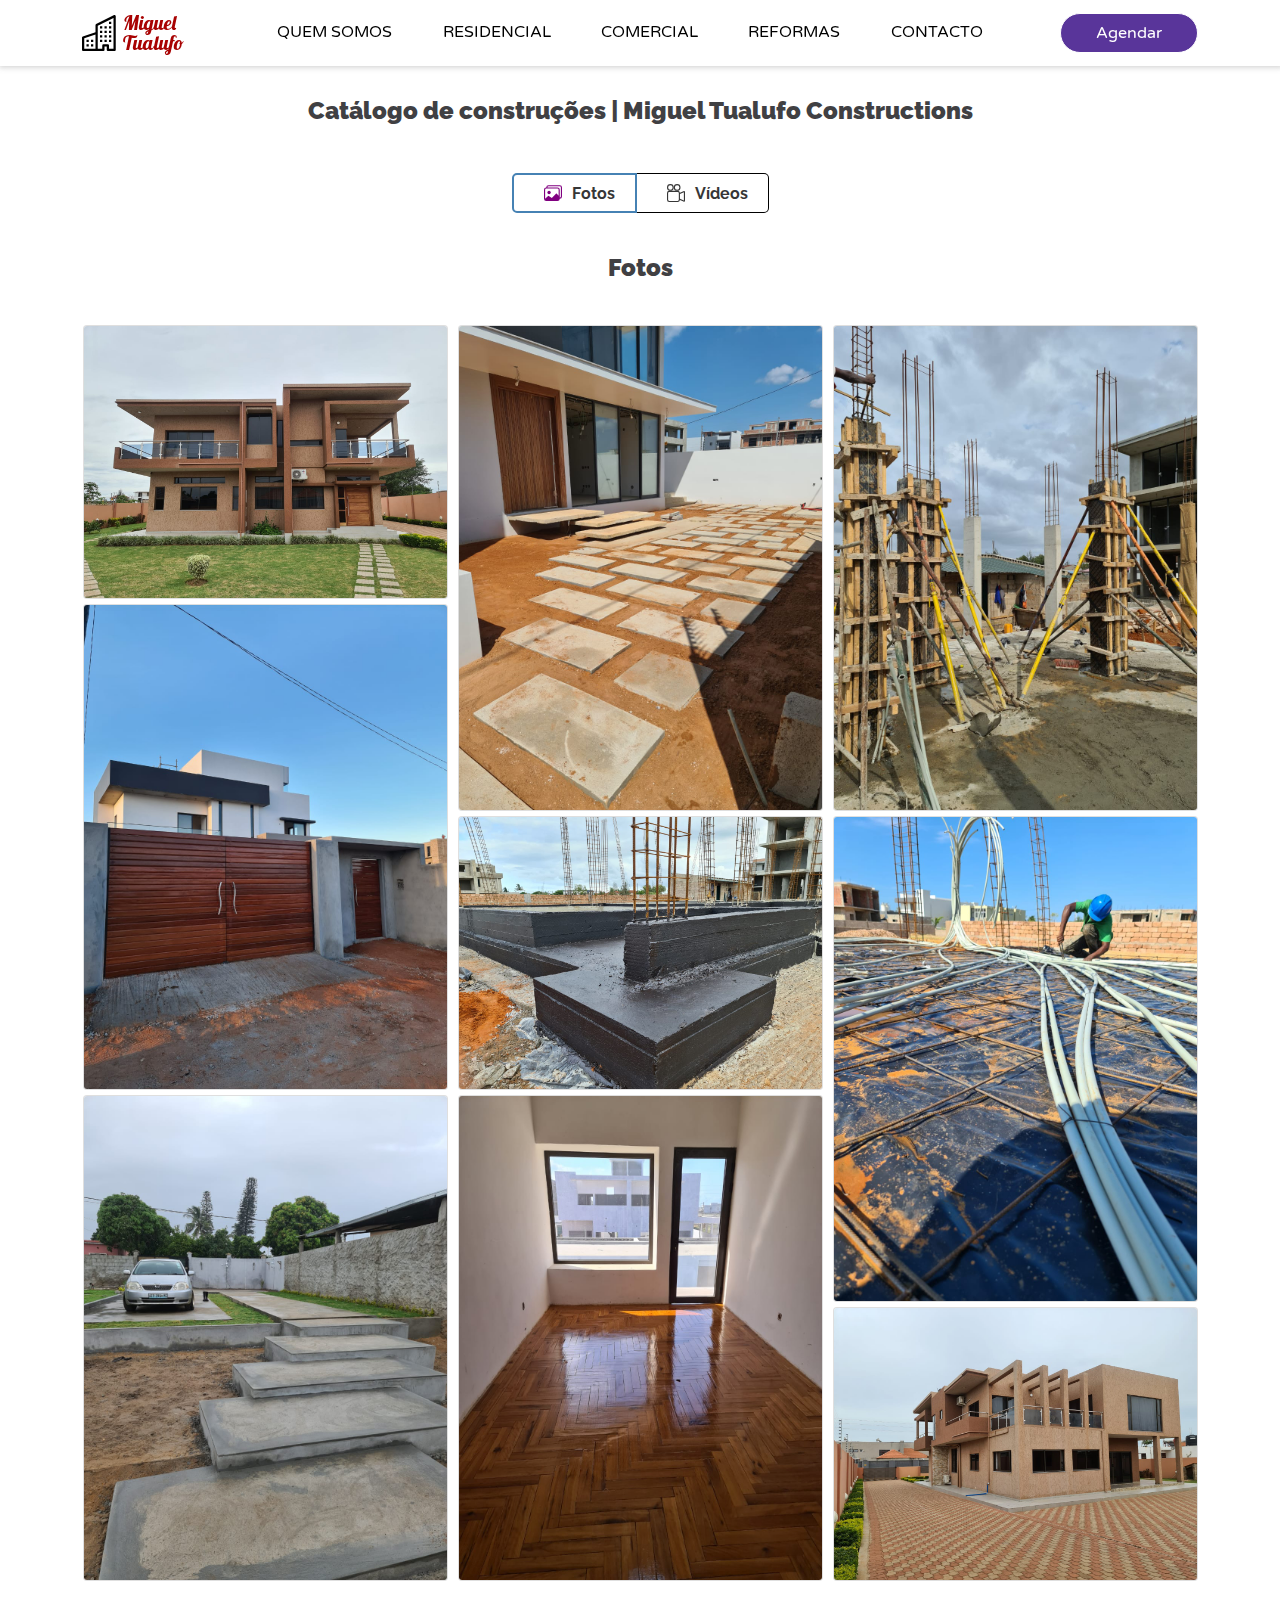
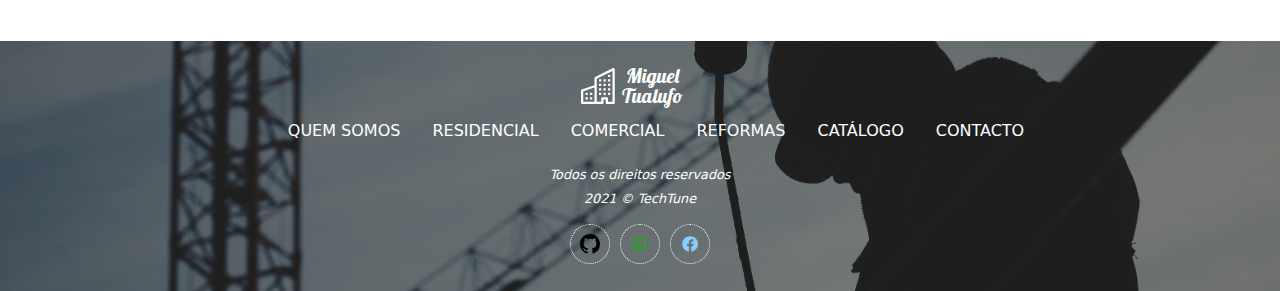
<file: plugins/catalogo.html>
<!DOCTYPE html>
<html lang="pt">
<head>
    <meta charset="UTF-8">
    <meta http-equiv="X-UA-Compatible" content="IE=edge">
    <meta name="viewport" content="width=device-width, initial-scale=1.0">
    <title>Catálogo | Miguel Tualufo Construction</title>
    <link rel="icon" href="img/favicon.jpg">
    <link rel="stylesheet" href="css/bootstrap.min.css">
    <link rel="stylesheet" href="plugins/fontawesome/css/all.css">
    <link rel="stylesheet" href="plugins/owlcarousel/assets/owl.carousel.min.css">
    <link rel="stylesheet" href="plugins/owlcarousel/assets/owl.theme.default.min.css">
    <link rel="stylesheet" href="css/buttons.css">
    <link rel="stylesheet" href="css/animate.css">
    <link rel="stylesheet" href="css/backgrounds.css">
    <link rel="stylesheet" href="css/shadowns.css">
    <link rel="stylesheet" href="css/slider/slide.css">
    <link rel="stylesheet" href="css/fonts.css">
    <link rel="stylesheet" href="css/nav.css">
    <link rel="stylesheet" href="css/slider/sliderPa.css">
    <link rel="stylesheet" href="css/borders.css">
    <link rel="stylesheet" href="css/main.css">
</head>
<body>

    <div class="modal fade" id="staticBackdrop" data-bs-backdrop="static" data-bs-keyboard="false" tabindex="-1" aria-labelledby="staticBackdropLabel" aria-hidden="true">
        <div class="modal-dialog modal-dialog-centered modal-dialog-scrollable">
            <div class="modal-content">
                <div class="d-flex modal-close justify-content-end">
                    <button type="button" class="hmgBtnRR hmgBtn hmgBtnMin hover-o hmg-back-r" data-bs-dismiss="modal" aria-label="Close">&Cross;</button>
                </div>
                <div class="modal-body">
                    <form class="loginForm">
                        <div class="container">    
                            <div class="d-flex loginLogo justify-content-center">
                                <a href="#" class="navbar-brand d-flex align-items-center justify-content-start">
                                    <svg xmlns="http://www.w3.org/2000/svg" width="36" height="36" fill="currentColor" class="bi bi-building" viewBox="0 0 16 16">
                                        <path fill-rule="evenodd" d="M14.763.075A.5.5 0 0 1 15 .5v15a.5.5 0 0 1-.5.5h-3a.5.5 0 0 1-.5-.5V14h-1v1.5a.5.5 0 0 1-.5.5h-9a.5.5 0 0 1-.5-.5V10a.5.5 0 0 1 .342-.474L6 7.64V4.5a.5.5 0 0 1 .276-.447l8-4a.5.5 0 0 1 .487.022zM6 8.694 1 10.36V15h5V8.694zM7 15h2v-1.5a.5.5 0 0 1 .5-.5h2a.5.5 0 0 1 .5.5V15h2V1.309l-7 3.5V15z"/>
                                        <path d="M2 11h1v1H2v-1zm2 0h1v1H4v-1zm-2 2h1v1H2v-1zm2 0h1v1H4v-1zm4-4h1v1H8V9zm2 0h1v1h-1V9zm-2 2h1v1H8v-1zm2 0h1v1h-1v-1zm2-2h1v1h-1V9zm0 2h1v1h-1v-1zM8 7h1v1H8V7zm2 0h1v1h-1V7zm2 0h1v1h-1V7zM8 5h1v1H8V5zm2 0h1v1h-1V5zm2 0h1v1h-1V5zm0-2h1v1h-1V3z"/>
                                    </svg>
                                    <h2>Miguel <br> Tualufo</h2>
                                </a>
                            </div>
                            <h5 class="modal-title d-flex justify-content-center" id="staticBackdropLabel">Entre em contacto</h5>
                            <div class="mb-3">
                                <input type="text" class="form-control" id="exampleFormControlInput1" placeholder="Nome*">
                            </div>
                            <div class="mb-3">
                                <input type="email" class="form-control" id="exampleFormControlInput1" placeholder="Email*">
                            </div>
                            <div class="mb-3">
                                <input type="text" class="form-control" id="exampleFormControlInput1" placeholder="Celular*">
                            </div>
                            <div class="mb-3">
                                <textarea class="form-control" id="exampleFormControlTextarea1" placeholder="Digite sua mensagem..." rows="3"></textarea>
                            </div>
                        </div>
                    </form>
                </div>
                <div class="modal-body fotmLoginBts d-flex justify-content-end">
                    <button type="button" class="hmgBtn hmg-back-p">Enviar</button>
                </div>
            </div>
        </div>
    </div>

    <div class="modal fade imageView" id="imageView" tabindex="-1" aria-labelledby="exampleModalLabel" aria-hidden="true">
        <div class="modal-dialog modal-dialog-centered">
            <div class="modal-content">
                <div class="modal-body">
                    <div class="image d-flex justify-content-center align-items-center">
                        <img src="img/sapp/completed1.jpg" id="imagePopUp" alt="image">
                    </div>
                </div>
                <div class="modal-footer d-flex justify-content-center">
                    <button type="button" class="btn hmgBtnRR hmg-back-b btn-secondary" data-bs-dismiss="modal">Fechar</button>
                </div>
            </div>
        </div>
    </div>

    <div class="modal fade imageView" id="videoView" tabindex="-1" aria-labelledby="exampleModalLabel" aria-hidden="true">
        <div class="modal-dialog modal-dialog-centered">
            <div class="modal-content">
                <div class="modal-body">
                    <div class="image videoSRC d-flex justify-content-center align-items-center">

                    </div>
                </div>
                <div class="modal-footer d-flex justify-content-center">
                    <button type="button" class="btn hmgBtnRR hmg-back-b hideVid btn-secondary" data-bs-dismiss="modal">Fechar</button>
                </div>
            </div>
        </div>
    </div>

    <nav class="navbar wh navbar-expand-lg sticky-top">
        <div class="container" style="flex-wrap: nowrap;">

            <button class="hideDesktopFlexn hmgBtn noback navMenuBt hideDesktop">
                <svg xmlns="http://www.w3.org/2000/svg" viewBox="0 0 16 16" width="20" height="20"><path fill-rule="evenodd" d="M1 2.75A.75.75 0 011.75 2h12.5a.75.75 0 110 1.5H1.75A.75.75 0 011 2.75zm0 5A.75.75 0 011.75 7h12.5a.75.75 0 110 1.5H1.75A.75.75 0 011 7.75zM1.75 12a.75.75 0 100 1.5h12.5a.75.75 0 100-1.5H1.75z"></path></svg>
            </button>

            <a href="index.html" class="navbar-brand d-flex align-items-center justify-content-start">
                <svg xmlns="http://www.w3.org/2000/svg" width="36" height="36" fill="currentColor" class="bi bi-building" viewBox="0 0 16 16">
                    <path fill-rule="evenodd" d="M14.763.075A.5.5 0 0 1 15 .5v15a.5.5 0 0 1-.5.5h-3a.5.5 0 0 1-.5-.5V14h-1v1.5a.5.5 0 0 1-.5.5h-9a.5.5 0 0 1-.5-.5V10a.5.5 0 0 1 .342-.474L6 7.64V4.5a.5.5 0 0 1 .276-.447l8-4a.5.5 0 0 1 .487.022zM6 8.694 1 10.36V15h5V8.694zM7 15h2v-1.5a.5.5 0 0 1 .5-.5h2a.5.5 0 0 1 .5.5V15h2V1.309l-7 3.5V15z"/>
                    <path d="M2 11h1v1H2v-1zm2 0h1v1H4v-1zm-2 2h1v1H2v-1zm2 0h1v1H4v-1zm4-4h1v1H8V9zm2 0h1v1h-1V9zm-2 2h1v1H8v-1zm2 0h1v1h-1v-1zm2-2h1v1h-1V9zm0 2h1v1h-1v-1zM8 7h1v1H8V7zm2 0h1v1h-1V7zm2 0h1v1h-1V7zM8 5h1v1H8V5zm2 0h1v1h-1V5zm2 0h1v1h-1V5zm0-2h1v1h-1V3z"/>
                  </svg>
                <h2>Miguel <br> Tualufo</h2>
            </a>

            <div class="navbar-collapse hideMobile" id="main-nav">
                <ul class="navbar-nav mr-auto w-100 justify-content-center">
                    <li class="menu shadown justify-content-between hideDesktop">
                        <a class="nav-link ">Menu</a>
                        <button type="button" class="hmgBtn hmgBtnRR navMenuBt hmg-back-w">&Cross;</button>
                    </li>
                    <li class="nav-item">
                        <a class="nav-link" href="index.html#about">QUEM SOMOS</a>
                    </li>
                    <li class="nav-item">
                        <a class="nav-link" href="index.html#projects">RESIDENCIAL</a>
                    </li>
                    <li class="nav-item">
                        <a class="nav-link" href="index.html#comercial">COMERCIAL</a>
                    </li>
                    <li class="nav-item">
                        <a class="nav-link" href="#portfolio">REFORMAS</a>
                    </li>
                    <li class="nav-item hideDesktop">
                        <a class="nav-link" href="catalogo.html">CATÁLOGO</a>
                    </li>
                    <li class="nav-item">
                        <a class="nav-link" href="index.html#contact">CONTACTO</a>
                    </li>
                </ul>
            </div>

            <div class="navBts justify-content-between">
                <button class="hideDesktopFlexn hmgBtnR hmg-back-p hover-p border-1-s-w" data-bs-toggle="modal" data-bs-target="#staticBackdrop">
                    Agendar
                </button>
            </div>

        </div>
    </nav>

    <section class="catalogo protfolio delicias" id="portfolio">
        <h1>Catálogo de construções | Miguel Tualufo Constructions</h1>
        <div class="catalogoDiv d-flex justify-content-center">
            <div class="btn-group" role="group" aria-label="Basic example">
                <button type="button" class="hmgBtn photosBt hmg-back-w border-1-s-b active hover-p2 d-flex align-items-center justify-content-center">
                    <svg xmlns="http://www.w3.org/2000/svg" width="18" height="18" fill="currentColor" class="bi bi-images" viewBox="0 0 16 16">
                        <path d="M4.502 9a1.5 1.5 0 1 0 0-3 1.5 1.5 0 0 0 0 3z"/>
                        <path d="M14.002 13a2 2 0 0 1-2 2h-10a2 2 0 0 1-2-2V5A2 2 0 0 1 2 3a2 2 0 0 1 2-2h10a2 2 0 0 1 2 2v8a2 2 0 0 1-1.998 2zM14 2H4a1 1 0 0 0-1 1h9.002a2 2 0 0 1 2 2v7A1 1 0 0 0 15 11V3a1 1 0 0 0-1-1zM2.002 4a1 1 0 0 0-1 1v8l2.646-2.354a.5.5 0 0 1 .63-.062l2.66 1.773 3.71-3.71a.5.5 0 0 1 .577-.094l1.777 1.947V5a1 1 0 0 0-1-1h-10z"/>
                    </svg>
                    Fotos
                </button>
                <button type="button" class="hmgBtn vieosBt hmg-back-w border-1-s-b hover-p2 d-flex align-items-center justify-content-center">
                    <svg xmlns="http://www.w3.org/2000/svg" width="18" height="18" fill="currentColor" class="bi bi-camera-reels" viewBox="0 0 16 16">
                        <path d="M6 3a3 3 0 1 1-6 0 3 3 0 0 1 6 0zM1 3a2 2 0 1 0 4 0 2 2 0 0 0-4 0z"/>
                        <path d="M9 6h.5a2 2 0 0 1 1.983 1.738l3.11-1.382A1 1 0 0 1 16 7.269v7.462a1 1 0 0 1-1.406.913l-3.111-1.382A2 2 0 0 1 9.5 16H2a2 2 0 0 1-2-2V8a2 2 0 0 1 2-2h7zm6 8.73V7.27l-3.5 1.555v4.35l3.5 1.556zM1 8v6a1 1 0 0 0 1 1h7.5a1 1 0 0 0 1-1V8a1 1 0 0 0-1-1H2a1 1 0 0 0-1 1z"/>
                        <path d="M9 6a3 3 0 1 0 0-6 3 3 0 0 0 0 6zM7 3a2 2 0 1 1 4 0 2 2 0 0 1-4 0z"/>
                      </svg>
                    Vídeos
                </button>
            </div>
        </div>

        <h1 class="catalogoActive">Fotos</h1>

        <div class="photos photosD projects d-flex align-items-center justify-content-center">
            <div class="photos_column">
                <div class="element-item develop">
                    <div class="card cardImage" data-file-image="img/sapp/completed1.jpg" data-bs-toggle="modal" data-bs-target="#imageView">
                        <img src="img/sapp/completed1.jpg">
                        <div class="overlay">
                            <div class="title d-flex justify-content-between">
                            <p>Casa 1º andar</p>
                            <span class="hideMobile">
                                    <svg xmlns="http://www.w3.org/2000/svg" fill="currentColor" class="bi bi-geo-alt" width="16" height="16" viewBox="0 0 16 16" id="geo-alt">
                                        <path d="M12.166 8.94c-.524 1.062-1.234 2.12-1.96 3.07A31.493 31.493 0 018 14.58a31.481 31.481 0 01-2.206-2.57c-.726-.95-1.436-2.008-1.96-3.07C3.304 7.867 3 6.862 3 6a5 5 0 0110 0c0 .862-.305 1.867-.834 2.94zM8 16s6-5.686 6-10A6 6 0 002 6c0 4.314 6 10 6 10z"></path>
                                        <path d="M8 8a2 2 0 110-4 2 2 0 010 4zm0 1a3 3 0 100-6 3 3 0 000 6z"></path>
                                    </svg>
                                    Intaka / Maputo
                            </span>
                            </div>
                        </div>
                    </div>
                </div>
                <div class="element-item graph">
                    <div class="card cardImage" data-file-image="img/sapp/obra2.jpg" data-bs-toggle="modal" data-bs-target="#imageView">
                        <img src="img/sapp/obra2.jpg">
                        <div class="overlay">
                            <div class="title d-flex justify-content-between">
                            <p>Casa2 1º andar</p>
                            <span class="hideMobile">
                                    <svg xmlns="http://www.w3.org/2000/svg" fill="currentColor" class="bi bi-geo-alt" width="16" height="16" viewBox="0 0 16 16" id="geo-alt">
                                        <path d="M12.166 8.94c-.524 1.062-1.234 2.12-1.96 3.07A31.493 31.493 0 018 14.58a31.481 31.481 0 01-2.206-2.57c-.726-.95-1.436-2.008-1.96-3.07C3.304 7.867 3 6.862 3 6a5 5 0 0110 0c0 .862-.305 1.867-.834 2.94zM8 16s6-5.686 6-10A6 6 0 002 6c0 4.314 6 10 6 10z"></path>
                                        <path d="M8 8a2 2 0 110-4 2 2 0 010 4zm0 1a3 3 0 100-6 3 3 0 000 6z"></path>
                                    </svg>
                                    Intaka / Maputo
                            </span>
                            </div>
                        </div>
                    </div>
                </div>
                <div class="element-item design">
                    <div class="card cardImage" data-file-image="img/New/quintal7.jpg" data-bs-toggle="modal" data-bs-target="#imageView">
                        <img src="img/New/quintal7.jpg">
                        <div class="overlay">
                            <div class="title d-flex justify-content-between">
                            <p>Casa3 1º andar</p>
                            <span class="hideMobile">
                                    <svg xmlns="http://www.w3.org/2000/svg" fill="currentColor" class="bi bi-geo-alt" width="16" height="16" viewBox="0 0 16 16" id="geo-alt">
                                        <path d="M12.166 8.94c-.524 1.062-1.234 2.12-1.96 3.07A31.493 31.493 0 018 14.58a31.481 31.481 0 01-2.206-2.57c-.726-.95-1.436-2.008-1.96-3.07C3.304 7.867 3 6.862 3 6a5 5 0 0110 0c0 .862-.305 1.867-.834 2.94zM8 16s6-5.686 6-10A6 6 0 002 6c0 4.314 6 10 6 10z"></path>
                                        <path d="M8 8a2 2 0 110-4 2 2 0 010 4zm0 1a3 3 0 100-6 3 3 0 000 6z"></path>
                                    </svg>
                                    Liberdade / Matola
                            </span>
                            </div>
                        </div>
                    </div>
                </div>
            </div>
            <div class="photos_column">
                <div class="element-item develop">
                    <div class="card cardImage" data-file-image="img/sapp/dest2.jpg" data-bs-toggle="modal" data-bs-target="#imageView">
                        <img src="img/sapp/dest2.jpg">
                        <div class="overlay">
                            <div class="title d-flex justify-content-between">
                            <p>Lorem ipsum dolor sit</p>
                            <span class="hideMobile">
                                    <svg xmlns="http://www.w3.org/2000/svg" fill="currentColor" class="bi bi-geo-alt" width="16" height="16" viewBox="0 0 16 16" id="geo-alt">
                                        <path d="M12.166 8.94c-.524 1.062-1.234 2.12-1.96 3.07A31.493 31.493 0 018 14.58a31.481 31.481 0 01-2.206-2.57c-.726-.95-1.436-2.008-1.96-3.07C3.304 7.867 3 6.862 3 6a5 5 0 0110 0c0 .862-.305 1.867-.834 2.94zM8 16s6-5.686 6-10A6 6 0 002 6c0 4.314 6 10 6 10z"></path>
                                        <path d="M8 8a2 2 0 110-4 2 2 0 010 4zm0 1a3 3 0 100-6 3 3 0 000 6z"></path>
                                    </svg>
                                    Matola-Gare / Matola
                            </span>
                            </div>
                        </div>
                    </div>
                </div>
                <div class="element-item graph">
                    <div class="card cardImage" data-file-image="img/sapp/obra1.jpg" data-bs-toggle="modal" data-bs-target="#imageView">
                        <img src="img/sapp/obra1.jpg">
                        <div class="overlay">
                            <div class="title d-flex justify-content-between">
                            <p>Lorem ipsum dolor sit</p>
                            <span class="hideMobile">
                                    <svg xmlns="http://www.w3.org/2000/svg" fill="currentColor" class="bi bi-geo-alt" width="16" height="16" viewBox="0 0 16 16" id="geo-alt">
                                        <path d="M12.166 8.94c-.524 1.062-1.234 2.12-1.96 3.07A31.493 31.493 0 018 14.58a31.481 31.481 0 01-2.206-2.57c-.726-.95-1.436-2.008-1.96-3.07C3.304 7.867 3 6.862 3 6a5 5 0 0110 0c0 .862-.305 1.867-.834 2.94zM8 16s6-5.686 6-10A6 6 0 002 6c0 4.314 6 10 6 10z"></path>
                                        <path d="M8 8a2 2 0 110-4 2 2 0 010 4zm0 1a3 3 0 100-6 3 3 0 000 6z"></path>
                                    </svg>
                                    Matola / Matola
                            </span>
                            </div>
                        </div>
                    </div>
                </div>
                <div class="element-item design">
                    <div class="card cardImage" data-file-image="img/New/dentro4.jpg" data-bs-toggle="modal" data-bs-target="#imageView">
                        <img src="img/New/dentro4.jpg">
                        <div class="overlay">
                            <div class="title d-flex justify-content-between">
                            <p>Lorem ipsum dolor sit</p>
                            <span class="hideMobile">
                                    <svg xmlns="http://www.w3.org/2000/svg" fill="currentColor" class="bi bi-geo-alt" width="16" height="16" viewBox="0 0 16 16" id="geo-alt">
                                        <path d="M12.166 8.94c-.524 1.062-1.234 2.12-1.96 3.07A31.493 31.493 0 018 14.58a31.481 31.481 0 01-2.206-2.57c-.726-.95-1.436-2.008-1.96-3.07C3.304 7.867 3 6.862 3 6a5 5 0 0110 0c0 .862-.305 1.867-.834 2.94zM8 16s6-5.686 6-10A6 6 0 002 6c0 4.314 6 10 6 10z"></path>
                                        <path d="M8 8a2 2 0 110-4 2 2 0 010 4zm0 1a3 3 0 100-6 3 3 0 000 6z"></path>
                                    </svg>
                                    Matola / Matola
                            </span>
                            </div>
                        </div>
                    </div>
                </div>
            </div>
            <div class="photos_column">
                <div class="element-item develop" data-bs-toggle="modal" data-bs-target="#imageView">
                    <div class="card cardImage" data-file-image="img/sapp/image1.jpg">
                        <img src="img/sapp/image1.jpg">
                        <div class="overlay">
                            <div class="title d-flex justify-content-between">
                            <p>Lorem ipsum dolor sit</p>
                            <span class="hideMobile">
                                <svg xmlns="http://www.w3.org/2000/svg" fill="currentColor" class="bi bi-geo-alt" width="16" height="16" viewBox="0 0 16 16" id="geo-alt">
                                    <path d="M12.166 8.94c-.524 1.062-1.234 2.12-1.96 3.07A31.493 31.493 0 018 14.58a31.481 31.481 0 01-2.206-2.57c-.726-.95-1.436-2.008-1.96-3.07C3.304 7.867 3 6.862 3 6a5 5 0 0110 0c0 .862-.305 1.867-.834 2.94zM8 16s6-5.686 6-10A6 6 0 002 6c0 4.314 6 10 6 10z"></path>
                                    <path d="M8 8a2 2 0 110-4 2 2 0 010 4zm0 1a3 3 0 100-6 3 3 0 000 6z"></path>
                                </svg>
                                Malhampsene / Matola
                            </span>
                            </div>
                        </div>
                    </div>
                </div>
                <div class="element-item graph" data-bs-toggle="modal" data-bs-target="#imageView">
                    <div class="card cardImage" data-file-image="img/sapp/obra4.jpg">
                        <img src="img/sapp/obra4.jpg">
                        <div class="overlay">
                            <div class="title d-flex justify-content-between">
                            <p>Lorem ipsum dolor</p>
                            <span class="hideMobile">
                                <svg xmlns="http://www.w3.org/2000/svg" fill="currentColor" class="bi bi-geo-alt" width="16" height="16" viewBox="0 0 16 16" id="geo-alt">
                                    <path d="M12.166 8.94c-.524 1.062-1.234 2.12-1.96 3.07A31.493 31.493 0 018 14.58a31.481 31.481 0 01-2.206-2.57c-.726-.95-1.436-2.008-1.96-3.07C3.304 7.867 3 6.862 3 6a5 5 0 0110 0c0 .862-.305 1.867-.834 2.94zM8 16s6-5.686 6-10A6 6 0 002 6c0 4.314 6 10 6 10z"></path>
                                    <path d="M8 8a2 2 0 110-4 2 2 0 010 4zm0 1a3 3 0 100-6 3 3 0 000 6z"></path>
                                </svg>
                                Circular / Maputo
                            </span>
                            </div>
                        </div>
                    </div>
                </div>
                <div class="element-item graph" data-bs-toggle="modal" data-bs-target="#imageView">
                    <div class="card cardImage" data-file-image="img/sapp/obra3.jpg">
                        <img src="img/sapp/obra3.jpg">
                        <div class="overlay">
                            <div class="title d-flex justify-content-between">
                            <p>Lorem ipsum dolor</p>
                            <span class="hideMobile">
                                <svg xmlns="http://www.w3.org/2000/svg" fill="currentColor" class="bi bi-geo-alt" width="16" height="16" viewBox="0 0 16 16" id="geo-alt">
                                    <path d="M12.166 8.94c-.524 1.062-1.234 2.12-1.96 3.07A31.493 31.493 0 018 14.58a31.481 31.481 0 01-2.206-2.57c-.726-.95-1.436-2.008-1.96-3.07C3.304 7.867 3 6.862 3 6a5 5 0 0110 0c0 .862-.305 1.867-.834 2.94zM8 16s6-5.686 6-10A6 6 0 002 6c0 4.314 6 10 6 10z"></path>
                                    <path d="M8 8a2 2 0 110-4 2 2 0 010 4zm0 1a3 3 0 100-6 3 3 0 000 6z"></path>
                                </svg>
                                Circular / Maputo
                            </span>
                            </div>
                        </div>
                    </div>
                </div>
            </div>
        </div>
        
    </section>

   <footer class="hmg-back-b w-100 d-flex flex-column align-items-center text-center">
        <div class="imageOpacity">
            <div class="logoItem d-flex justify-content-center align-items-center">
                <a href="index.html" class="navbar-brand d-flex align-items-center justify-content-start">
                    <svg xmlns="http://www.w3.org/2000/svg" width="36" height="36" fill="currentColor" class="bi bi-building" viewBox="0 0 16 16">
                        <path fill-rule="evenodd" d="M14.763.075A.5.5 0 0 1 15 .5v15a.5.5 0 0 1-.5.5h-3a.5.5 0 0 1-.5-.5V14h-1v1.5a.5.5 0 0 1-.5.5h-9a.5.5 0 0 1-.5-.5V10a.5.5 0 0 1 .342-.474L6 7.64V4.5a.5.5 0 0 1 .276-.447l8-4a.5.5 0 0 1 .487.022zM6 8.694 1 10.36V15h5V8.694zM7 15h2v-1.5a.5.5 0 0 1 .5-.5h2a.5.5 0 0 1 .5.5V15h2V1.309l-7 3.5V15z"/>
                        <path d="M2 11h1v1H2v-1zm2 0h1v1H4v-1zm-2 2h1v1H2v-1zm2 0h1v1H4v-1zm4-4h1v1H8V9zm2 0h1v1h-1V9zm-2 2h1v1H8v-1zm2 0h1v1h-1v-1zm2-2h1v1h-1V9zm0 2h1v1h-1v-1zM8 7h1v1H8V7zm2 0h1v1h-1V7zm2 0h1v1h-1V7zM8 5h1v1H8V5zm2 0h1v1h-1V5zm2 0h1v1h-1V5zm0-2h1v1h-1V3z"/>
                      </svg>
                    <h2>Miguel <br> Tualufo</h2>
                </a>
            </div>
            <div class="footerMenu">
                <ul class="mr-auto w-100 d-flex justify-content-center">
                    <li class="nav-item">
                        <a class="nav-link" href="index.html#about">QUEM SOMOS</a>
                    </li>
                    <li class="nav-item">
                        <a class="nav-link" href="index.html#projects">RESIDENCIAL</a>
                    </li>
                    <li class="nav-item">
                        <a class="nav-link" href="index.html#comercial">COMERCIAL</a>
                    </li>
                    <li class="nav-item">
                        <a class="nav-link" href="#portfolio">REFORMAS</a>
                    </li>
                    <li class="nav-item">
                        <a class="nav-link">CATÁLOGO</a>
                    </li>
                    <li class="nav-item">
                        <a class="nav-link" href="index.html#contact">CONTACTO</a>
                    </li>
                </ul>
            </div>
            <h6><em>Todos os direitos reservados</h6>
            <h6>2021 &copy; TechTune</em></h6>
            <div class="d-flex justify-content-center align-items-center footerIcons">
                <a href="https://github.com/hericoGimo" class="border-1-d-w hmg-hover-w">
                    <svg xmlns="http://www.w3.org/2000/svg" viewBox="0 0 16 16" width="20" height="20"><path fill-rule="evenodd" d="M8 0C3.58 0 0 3.58 0 8c0 3.54 2.29 6.53 5.47 7.59.4.07.55-.17.55-.38 0-.19-.01-.82-.01-1.49-2.01.37-2.53-.49-2.69-.94-.09-.23-.48-.94-.82-1.13-.28-.15-.68-.52-.01-.53.63-.01 1.08.58 1.23.82.72 1.21 1.87.87 2.33.66.07-.52.28-.87.51-1.07-1.78-.2-3.64-.89-3.64-3.95 0-.87.31-1.59.82-2.15-.08-.2-.36-1.02.08-2.12 0 0 .67-.21 2.2.82.64-.18 1.32-.27 2-.27.68 0 1.36.09 2 .27 1.53-1.04 2.2-.82 2.2-.82.44 1.1.16 1.92.08 2.12.51.56.82 1.27.82 2.15 0 3.07-1.87 3.75-3.65 3.95.29.25.54.73.54 1.48 0 1.07-.01 1.93-.01 2.2 0 .21.15.46.55.38A8.013 8.013 0 0016 8c0-4.42-3.58-8-8-8z"></path></svg>
                </a>
                <a href="https://api.whatsapp.com/send?phone=+258842477108&text=Hi" class="border-1-d-w hmg-hover-w">
                    <i class="fab fa-whatsapp"></i>
                </a>
                <a href="https://web.facebook.com/ericomateusgimo" class="border-1-d-w hmg-hover-w">
                    <i class="fab fa-facebook"></i>
                </a>
            </div>
        </div>
   </footer>

    <script src="js/jquery-3.4.1.js"></script>
    <script src="js/bootstrap.min.js"></script>
    <script src="plugins/owlcarousel/owl.carousel.min.js"></script>
    <script src="js/main.js"></script>
    <script src="js/wow.min.js"></script>
    <script>
        $(document).ready(function(){


            var videos = `
            <div class="photos videosD projects d-flex align-items-center justify-content-center">
            <div class="photos_column">
                <div class="element-item develop">
                    <div class="card videoCard" data-file-image="videos/constucao1.mp4" data-bs-toggle="modal" data-bs-target="#videoView">
                        <img src="img/sapp/image3.jpg">
                        <div class="videoIcon d-flex align-items-center justify-content-center">
                            <svg xmlns="http://www.w3.org/2000/svg" fill="currentColor" width="84" height="84" class="bi bi-play-circle" viewBox="0 0 16 16" id="play-circle"><path d="M8 15A7 7 0 118 1a7 7 0 010 14zm0 1A8 8 0 108 0a8 8 0 000 16z"></path><path d="M6.271 5.055a.5.5 0 01.52.038l3.5 2.5a.5.5 0 010 .814l-3.5 2.5A.5.5 0 016 10.5v-5a.5.5 0 01.271-.445z"></path></svg>
                        </div>
                    </div>
                </div>
                <div class="element-item develop">
                    <div class="card videoCard" data-file-image="videos/dentro1.mp4" data-bs-toggle="modal" data-bs-target="#videoView">
                        <img src="img/New/dentro5.jpg">
                        <div class="videoIcon d-flex align-items-center justify-content-center">
                            <svg xmlns="http://www.w3.org/2000/svg" fill="currentColor" width="84" height="84" class="bi bi-play-circle" viewBox="0 0 16 16" id="play-circle"><path d="M8 15A7 7 0 118 1a7 7 0 010 14zm0 1A8 8 0 108 0a8 8 0 000 16z"></path><path d="M6.271 5.055a.5.5 0 01.52.038l3.5 2.5a.5.5 0 010 .814l-3.5 2.5A.5.5 0 016 10.5v-5a.5.5 0 01.271-.445z"></path></svg>
                        </div>
                    </div>
                </div>
                <div class="element-item develop">
                    <div class="card videoCard" data-file-image="videos/quintal1.mp4" data-bs-toggle="modal" data-bs-target="#videoView">
                        <img src="img/New/piscina1.jpg">
                        
                        <div class="videoIcon d-flex align-items-center justify-content-center">
                            <svg xmlns="http://www.w3.org/2000/svg" fill="currentColor" width="84" height="84" class="bi bi-play-circle" viewBox="0 0 16 16" id="play-circle"><path d="M8 15A7 7 0 118 1a7 7 0 010 14zm0 1A8 8 0 108 0a8 8 0 000 16z"></path><path d="M6.271 5.055a.5.5 0 01.52.038l3.5 2.5a.5.5 0 010 .814l-3.5 2.5A.5.5 0 016 10.5v-5a.5.5 0 01.271-.445z"></path></svg>
                        </div>
                    </div>
                </div>
            </div>
            <div class="photos_column">
                <div class="element-item develop">
                    <div class="card videoCard" data-file-image="videos/portao2.mp4" data-bs-toggle="modal" data-bs-target="#videoView">
                        <img src="img/sapp/obra2.jpg">
                        <div class="videoIcon d-flex align-items-center justify-content-center">
                            <svg xmlns="http://www.w3.org/2000/svg" fill="currentColor" width="84" height="84" class="bi bi-play-circle" viewBox="0 0 16 16" id="play-circle"><path d="M8 15A7 7 0 118 1a7 7 0 010 14zm0 1A8 8 0 108 0a8 8 0 000 16z"></path><path d="M6.271 5.055a.5.5 0 01.52.038l3.5 2.5a.5.5 0 010 .814l-3.5 2.5A.5.5 0 016 10.5v-5a.5.5 0 01.271-.445z"></path></svg>
                        </div>
                    </div>
                </div>
                <div class="element-item develop">
                    <div class="card videoCard" data-file-image="videos/maquina2.mp4" data-bs-toggle="modal" data-bs-target="#videoView">
                        <img src="img/sapp/image1.jpg">
                        <div class="videoIcon d-flex align-items-center justify-content-center">
                            <svg xmlns="http://www.w3.org/2000/svg" fill="currentColor" width="84" height="84" class="bi bi-play-circle" viewBox="0 0 16 16" id="play-circle"><path d="M8 15A7 7 0 118 1a7 7 0 010 14zm0 1A8 8 0 108 0a8 8 0 000 16z"></path><path d="M6.271 5.055a.5.5 0 01.52.038l3.5 2.5a.5.5 0 010 .814l-3.5 2.5A.5.5 0 016 10.5v-5a.5.5 0 01.271-.445z"></path></svg>
                        </div>
                    </div>
                </div>
                <div class="element-item develop">
                    <div class="card videoCard" data-file-image="videos/piscina1.mp4" data-bs-toggle="modal" data-bs-target="#videoView">
                        <img src="img/New/piscina5.jpg">
                        
                        <div class="videoIcon d-flex align-items-center justify-content-center">
                            <svg xmlns="http://www.w3.org/2000/svg" fill="currentColor" width="84" height="84" class="bi bi-play-circle" viewBox="0 0 16 16" id="play-circle"><path d="M8 15A7 7 0 118 1a7 7 0 010 14zm0 1A8 8 0 108 0a8 8 0 000 16z"></path><path d="M6.271 5.055a.5.5 0 01.52.038l3.5 2.5a.5.5 0 010 .814l-3.5 2.5A.5.5 0 016 10.5v-5a.5.5 0 01.271-.445z"></path></svg>
                        </div>
                    </div>
                </div>
            </div>
            <div class="photos_column">
                <div class="element-item develop">
                    <div class="card videoCard" data-file-image="videos/piscina2.mp4" data-bs-toggle="modal" data-bs-target="#videoView">
                        <img src="img/New/piscina5.jpg">
                        <div class="videoIcon d-flex align-items-center justify-content-center">
                            <svg xmlns="http://www.w3.org/2000/svg" fill="currentColor" width="84" height="84" class="bi bi-play-circle" viewBox="0 0 16 16" id="play-circle"><path d="M8 15A7 7 0 118 1a7 7 0 010 14zm0 1A8 8 0 108 0a8 8 0 000 16z"></path><path d="M6.271 5.055a.5.5 0 01.52.038l3.5 2.5a.5.5 0 010 .814l-3.5 2.5A.5.5 0 016 10.5v-5a.5.5 0 01.271-.445z"></path></svg>
                        </div>
                    </div>
                </div>
                <div class="element-item develop">
                    <div class="card videoCard" data-file-image="videos/portao1.mp4" data-bs-toggle="modal" data-bs-target="#videoView">
                        <img src="img/sapp/obra2.jpg">
                        <div class="videoIcon d-flex align-items-center justify-content-center">
                            <svg xmlns="http://www.w3.org/2000/svg" fill="currentColor" width="84" height="84" class="bi bi-play-circle" viewBox="0 0 16 16" id="play-circle"><path d="M8 15A7 7 0 118 1a7 7 0 010 14zm0 1A8 8 0 108 0a8 8 0 000 16z"></path><path d="M6.271 5.055a.5.5 0 01.52.038l3.5 2.5a.5.5 0 010 .814l-3.5 2.5A.5.5 0 016 10.5v-5a.5.5 0 01.271-.445z"></path></svg>
                        </div>
                    </div>
                </div>
                <div class="element-item develop">
                    <div class="card videoCard" data-file-image="videos/piscina5.mp4" data-bs-toggle="modal" data-bs-target="#videoView">
                        <img src="img/New/piscina2.jpg">
                        
                        <div class="videoIcon d-flex align-items-center justify-content-center">
                            <svg xmlns="http://www.w3.org/2000/svg" fill="currentColor" width="84" height="84" class="bi bi-play-circle" viewBox="0 0 16 16" id="play-circle"><path d="M8 15A7 7 0 118 1a7 7 0 010 14zm0 1A8 8 0 108 0a8 8 0 000 16z"></path><path d="M6.271 5.055a.5.5 0 01.52.038l3.5 2.5a.5.5 0 010 .814l-3.5 2.5A.5.5 0 016 10.5v-5a.5.5 0 01.271-.445z"></path></svg>
                        </div>
                    </div>
                </div>
            </div>
        </div>
            `

            var photos = `
            <div class="photos photosD projects d-flex align-items-center justify-content-center">
            <div class="photos_column">
                <div class="element-item develop">
                    <div class="card cardImage" data-file-image="img/sapp/completed1.jpg" data-bs-toggle="modal" data-bs-target="#imageView">
                        <img src="img/sapp/completed1.jpg">
                        <div class="overlay">
                            <div class="title d-flex justify-content-between">
                            <p>Casa 1º andar</p>
                            <span class="hideMobile">
                                    <svg xmlns="http://www.w3.org/2000/svg" fill="currentColor" class="bi bi-geo-alt" width="16" height="16" viewBox="0 0 16 16" id="geo-alt">
                                        <path d="M12.166 8.94c-.524 1.062-1.234 2.12-1.96 3.07A31.493 31.493 0 018 14.58a31.481 31.481 0 01-2.206-2.57c-.726-.95-1.436-2.008-1.96-3.07C3.304 7.867 3 6.862 3 6a5 5 0 0110 0c0 .862-.305 1.867-.834 2.94zM8 16s6-5.686 6-10A6 6 0 002 6c0 4.314 6 10 6 10z"></path>
                                        <path d="M8 8a2 2 0 110-4 2 2 0 010 4zm0 1a3 3 0 100-6 3 3 0 000 6z"></path>
                                    </svg>
                                    Intaka / Maputo
                            </span>
                            </div>
                        </div>
                    </div>
                </div>
                <div class="element-item graph">
                    <div class="card cardImage" data-file-image="img/sapp/obra2.jpg" data-bs-toggle="modal" data-bs-target="#imageView">
                        <img src="img/sapp/obra2.jpg">
                        <div class="overlay">
                            <div class="title d-flex justify-content-between">
                            <p>Casa2 1º andar</p>
                            <span class="hideMobile">
                                    <svg xmlns="http://www.w3.org/2000/svg" fill="currentColor" class="bi bi-geo-alt" width="16" height="16" viewBox="0 0 16 16" id="geo-alt">
                                        <path d="M12.166 8.94c-.524 1.062-1.234 2.12-1.96 3.07A31.493 31.493 0 018 14.58a31.481 31.481 0 01-2.206-2.57c-.726-.95-1.436-2.008-1.96-3.07C3.304 7.867 3 6.862 3 6a5 5 0 0110 0c0 .862-.305 1.867-.834 2.94zM8 16s6-5.686 6-10A6 6 0 002 6c0 4.314 6 10 6 10z"></path>
                                        <path d="M8 8a2 2 0 110-4 2 2 0 010 4zm0 1a3 3 0 100-6 3 3 0 000 6z"></path>
                                    </svg>
                                    Intaka / Maputo
                            </span>
                            </div>
                        </div>
                    </div>
                </div>
                <div class="element-item design">
                    <div class="card cardImage" data-file-image="img/New/quintal7.jpg" data-bs-toggle="modal" data-bs-target="#imageView">
                        <img src="img/New/quintal7.jpg">
                        <div class="overlay">
                            <div class="title d-flex justify-content-between">
                            <p>Casa3 1º andar</p>
                            <span class="hideMobile">
                                    <svg xmlns="http://www.w3.org/2000/svg" fill="currentColor" class="bi bi-geo-alt" width="16" height="16" viewBox="0 0 16 16" id="geo-alt">
                                        <path d="M12.166 8.94c-.524 1.062-1.234 2.12-1.96 3.07A31.493 31.493 0 018 14.58a31.481 31.481 0 01-2.206-2.57c-.726-.95-1.436-2.008-1.96-3.07C3.304 7.867 3 6.862 3 6a5 5 0 0110 0c0 .862-.305 1.867-.834 2.94zM8 16s6-5.686 6-10A6 6 0 002 6c0 4.314 6 10 6 10z"></path>
                                        <path d="M8 8a2 2 0 110-4 2 2 0 010 4zm0 1a3 3 0 100-6 3 3 0 000 6z"></path>
                                    </svg>
                                    Liberdade / Matola
                            </span>
                            </div>
                        </div>
                    </div>
                </div>
            </div>
            <div class="photos_column">
                <div class="element-item develop">
                    <div class="card cardImage" data-file-image="img/sapp/dest2.jpg" data-bs-toggle="modal" data-bs-target="#imageView">
                        <img src="img/sapp/dest2.jpg">
                        <div class="overlay">
                            <div class="title d-flex justify-content-between">
                            <p>Lorem ipsum dolor sit</p>
                            <span class="hideMobile">
                                    <svg xmlns="http://www.w3.org/2000/svg" fill="currentColor" class="bi bi-geo-alt" width="16" height="16" viewBox="0 0 16 16" id="geo-alt">
                                        <path d="M12.166 8.94c-.524 1.062-1.234 2.12-1.96 3.07A31.493 31.493 0 018 14.58a31.481 31.481 0 01-2.206-2.57c-.726-.95-1.436-2.008-1.96-3.07C3.304 7.867 3 6.862 3 6a5 5 0 0110 0c0 .862-.305 1.867-.834 2.94zM8 16s6-5.686 6-10A6 6 0 002 6c0 4.314 6 10 6 10z"></path>
                                        <path d="M8 8a2 2 0 110-4 2 2 0 010 4zm0 1a3 3 0 100-6 3 3 0 000 6z"></path>
                                    </svg>
                                    Matola-Gare / Matola
                            </span>
                            </div>
                        </div>
                    </div>
                </div>
                <div class="element-item graph">
                    <div class="card cardImage" data-file-image="img/sapp/obra1.jpg" data-bs-toggle="modal" data-bs-target="#imageView">
                        <img src="img/sapp/obra1.jpg">
                        <div class="overlay">
                            <div class="title d-flex justify-content-between">
                            <p>Lorem ipsum dolor sit</p>
                            <span class="hideMobile">
                                    <svg xmlns="http://www.w3.org/2000/svg" fill="currentColor" class="bi bi-geo-alt" width="16" height="16" viewBox="0 0 16 16" id="geo-alt">
                                        <path d="M12.166 8.94c-.524 1.062-1.234 2.12-1.96 3.07A31.493 31.493 0 018 14.58a31.481 31.481 0 01-2.206-2.57c-.726-.95-1.436-2.008-1.96-3.07C3.304 7.867 3 6.862 3 6a5 5 0 0110 0c0 .862-.305 1.867-.834 2.94zM8 16s6-5.686 6-10A6 6 0 002 6c0 4.314 6 10 6 10z"></path>
                                        <path d="M8 8a2 2 0 110-4 2 2 0 010 4zm0 1a3 3 0 100-6 3 3 0 000 6z"></path>
                                    </svg>
                                    Matola / Matola
                            </span>
                            </div>
                        </div>
                    </div>
                </div>
                <div class="element-item design">
                    <div class="card cardImage" data-file-image="img/New/dentro4.jpg" data-bs-toggle="modal" data-bs-target="#imageView">
                        <img src="img/New/dentro4.jpg">
                        <div class="overlay">
                            <div class="title d-flex justify-content-between">
                            <p>Lorem ipsum dolor sit</p>
                            <span class="hideMobile">
                                    <svg xmlns="http://www.w3.org/2000/svg" fill="currentColor" class="bi bi-geo-alt" width="16" height="16" viewBox="0 0 16 16" id="geo-alt">
                                        <path d="M12.166 8.94c-.524 1.062-1.234 2.12-1.96 3.07A31.493 31.493 0 018 14.58a31.481 31.481 0 01-2.206-2.57c-.726-.95-1.436-2.008-1.96-3.07C3.304 7.867 3 6.862 3 6a5 5 0 0110 0c0 .862-.305 1.867-.834 2.94zM8 16s6-5.686 6-10A6 6 0 002 6c0 4.314 6 10 6 10z"></path>
                                        <path d="M8 8a2 2 0 110-4 2 2 0 010 4zm0 1a3 3 0 100-6 3 3 0 000 6z"></path>
                                    </svg>
                                    Matola / Matola
                            </span>
                            </div>
                        </div>
                    </div>
                </div>
            </div>
            <div class="photos_column">
                <div class="element-item develop" data-bs-toggle="modal" data-bs-target="#imageView">
                    <div class="card cardImage" data-file-image="img/sapp/image1.jpg">
                        <img src="img/sapp/image1.jpg">
                        <div class="overlay">
                            <div class="title d-flex justify-content-between">
                            <p>Lorem ipsum dolor sit</p>
                            <span class="hideMobile">
                                <svg xmlns="http://www.w3.org/2000/svg" fill="currentColor" class="bi bi-geo-alt" width="16" height="16" viewBox="0 0 16 16" id="geo-alt">
                                    <path d="M12.166 8.94c-.524 1.062-1.234 2.12-1.96 3.07A31.493 31.493 0 018 14.58a31.481 31.481 0 01-2.206-2.57c-.726-.95-1.436-2.008-1.96-3.07C3.304 7.867 3 6.862 3 6a5 5 0 0110 0c0 .862-.305 1.867-.834 2.94zM8 16s6-5.686 6-10A6 6 0 002 6c0 4.314 6 10 6 10z"></path>
                                    <path d="M8 8a2 2 0 110-4 2 2 0 010 4zm0 1a3 3 0 100-6 3 3 0 000 6z"></path>
                                </svg>
                                Malhampsene / Matola
                            </span>
                            </div>
                        </div>
                    </div>
                </div>
                <div class="element-item graph" data-bs-toggle="modal" data-bs-target="#imageView">
                    <div class="card cardImage" data-file-image="img/sapp/obra4.jpg">
                        <img src="img/sapp/obra4.jpg">
                        <div class="overlay">
                            <div class="title d-flex justify-content-between">
                            <p>Lorem ipsum dolor</p>
                            <span class="hideMobile">
                                <svg xmlns="http://www.w3.org/2000/svg" fill="currentColor" class="bi bi-geo-alt" width="16" height="16" viewBox="0 0 16 16" id="geo-alt">
                                    <path d="M12.166 8.94c-.524 1.062-1.234 2.12-1.96 3.07A31.493 31.493 0 018 14.58a31.481 31.481 0 01-2.206-2.57c-.726-.95-1.436-2.008-1.96-3.07C3.304 7.867 3 6.862 3 6a5 5 0 0110 0c0 .862-.305 1.867-.834 2.94zM8 16s6-5.686 6-10A6 6 0 002 6c0 4.314 6 10 6 10z"></path>
                                    <path d="M8 8a2 2 0 110-4 2 2 0 010 4zm0 1a3 3 0 100-6 3 3 0 000 6z"></path>
                                </svg>
                                Circular / Maputo
                            </span>
                            </div>
                        </div>
                    </div>
                </div>
                <div class="element-item graph" data-bs-toggle="modal" data-bs-target="#imageView">
                    <div class="card cardImage" data-file-image="img/sapp/obra3.jpg">
                        <img src="img/sapp/obra3.jpg">
                        <div class="overlay">
                            <div class="title d-flex justify-content-between">
                            <p>Lorem ipsum dolor</p>
                            <span class="hideMobile">
                                <svg xmlns="http://www.w3.org/2000/svg" fill="currentColor" class="bi bi-geo-alt" width="16" height="16" viewBox="0 0 16 16" id="geo-alt">
                                    <path d="M12.166 8.94c-.524 1.062-1.234 2.12-1.96 3.07A31.493 31.493 0 018 14.58a31.481 31.481 0 01-2.206-2.57c-.726-.95-1.436-2.008-1.96-3.07C3.304 7.867 3 6.862 3 6a5 5 0 0110 0c0 .862-.305 1.867-.834 2.94zM8 16s6-5.686 6-10A6 6 0 002 6c0 4.314 6 10 6 10z"></path>
                                    <path d="M8 8a2 2 0 110-4 2 2 0 010 4zm0 1a3 3 0 100-6 3 3 0 000 6z"></path>
                                </svg>
                                Circular / Maputo
                            </span>
                            </div>
                        </div>
                    </div>
                </div>
            </div>
        </div>
            `

            $(".cardImage").click(function(){
                $("#imagePopUp").attr("src", $(this).attr("data-file-image"))
            })

            $(".videoCard").click(function(){
                $(".videoSRC").html(`
                    <video controls>
                        <source id="" src="${$(this).attr("data-file-image")}">
                    </video>
                `)
            })

            $(window).scroll(function(){
                console.log(window.innerHeight - $(window).scrollTop())
            });

            $(".hideVid").click(function(){
                $(".videoSRC").empty()
            })

            $(".imageView").click(function(){
                $(".videoSRC").empty()
            })
            
            $(".photosBt").click(function(){
                $(".catalogoActive").text("Fotos")
                $(".photosD").remove();
                $(".videosD").remove();
                $(this).addClass("active")
                $(".vieosBt").removeClass("active")
                $(".catalogo").append(photos)
                $(".cardImage").click(function(){
                    $("#imagePopUp").attr("src", $(this).attr("data-file-image"))
                })
            })

            $(".vieosBt").click(function(){
                $(".catalogoActive").text("Videos")
                $(".photosD").remove();
                $(".videosD").remove();
                $(this).addClass("active")
                $(".photosBt").removeClass("active")
                $(".catalogo").append(videos)

                $(".hideVid").click(function(){
                    $(".videoSRC").empty()
                })

                $(".videoCard").click(function(){
                    $(".videoSRC").html(`
                        <video controls>
                            <source id="" src="${$(this).attr("data-file-image")}">
                        </video>
                    `)
                })
            })

        });
    </script>

</body>
</html>
</file>
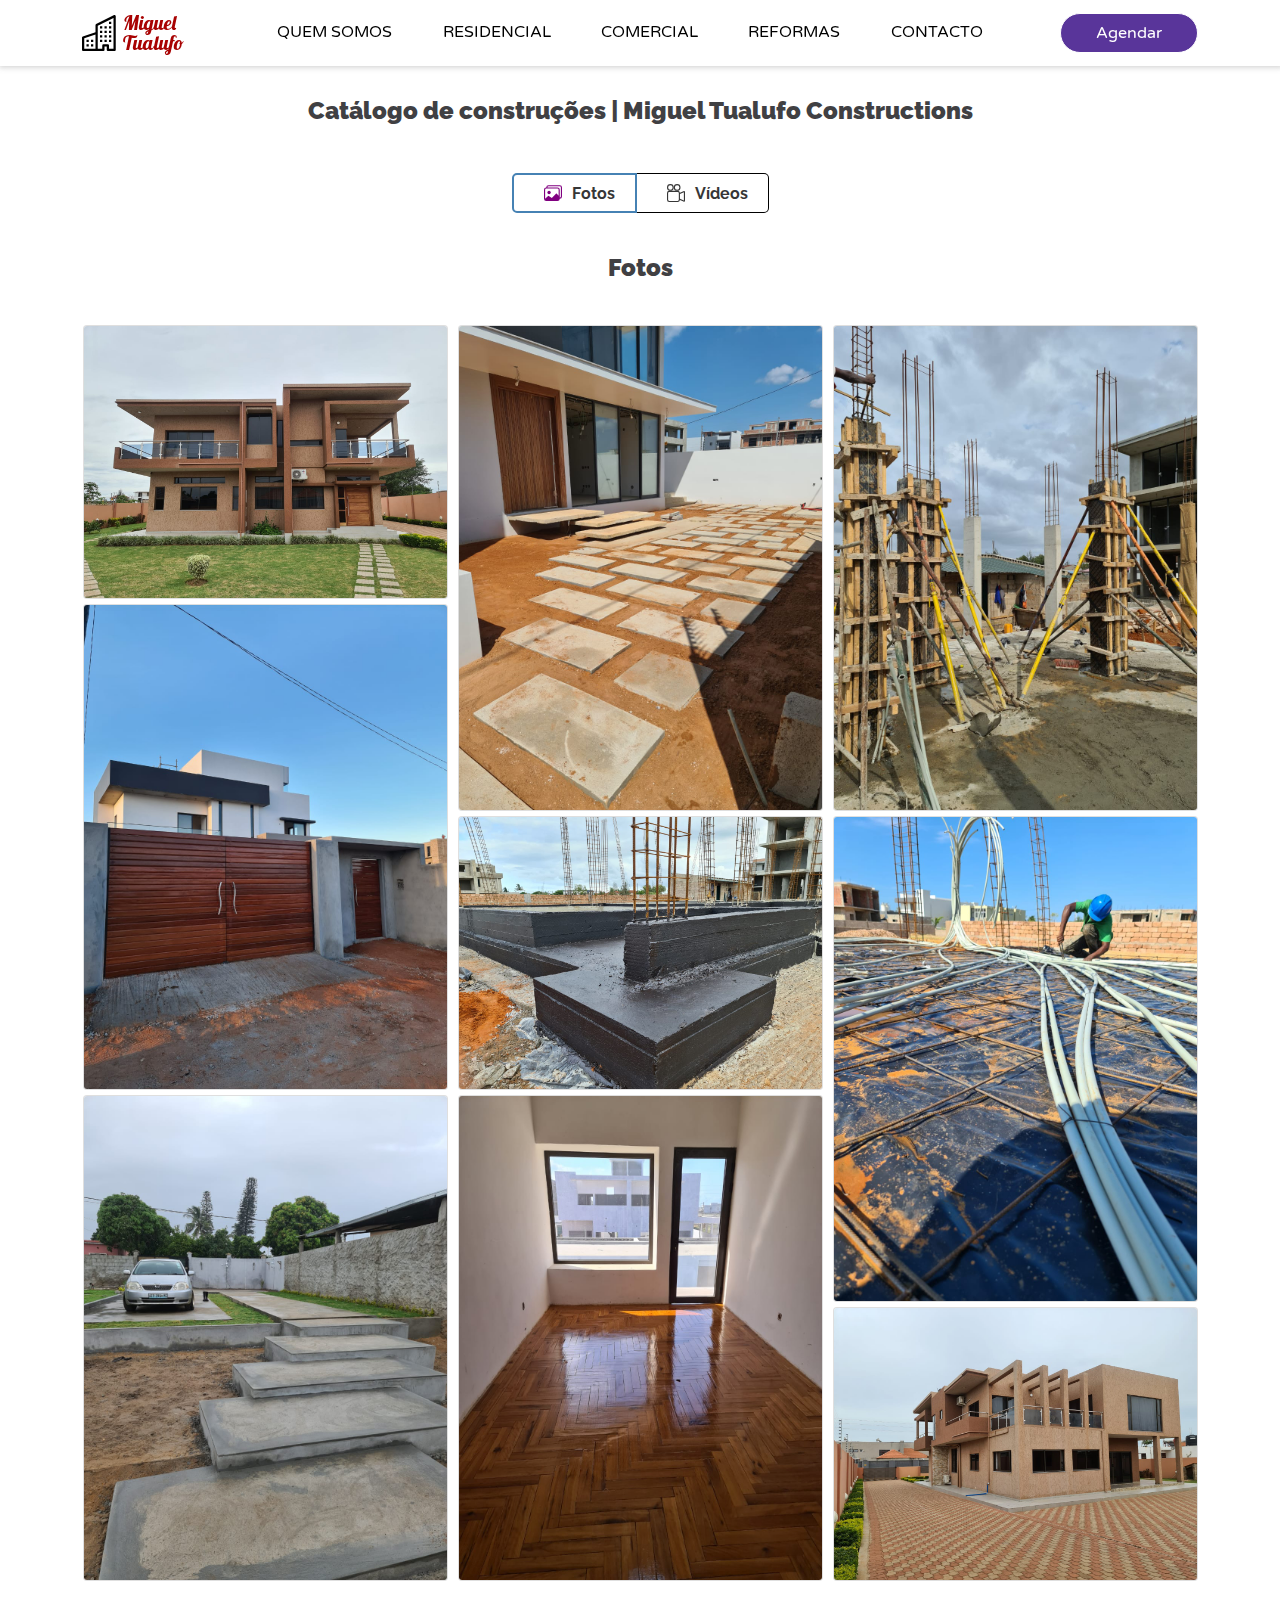
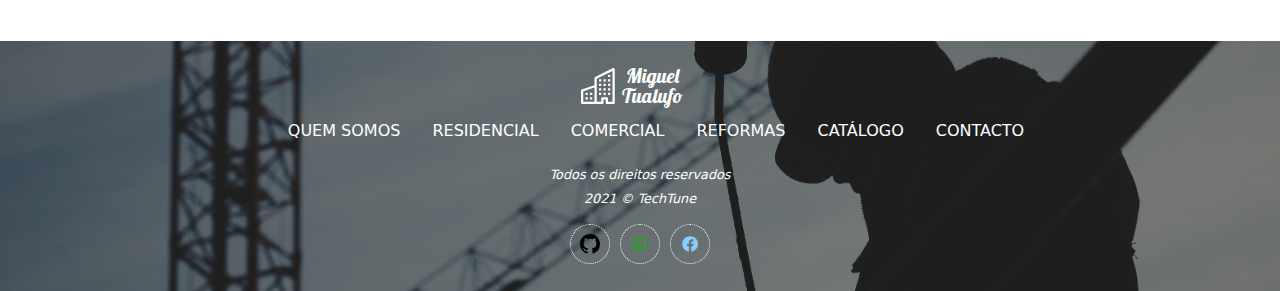
<file: videos/catalogo.html>
<!DOCTYPE html>
<html lang="pt">
<head>
    <meta charset="UTF-8">
    <meta http-equiv="X-UA-Compatible" content="IE=edge">
    <meta name="viewport" content="width=device-width, initial-scale=1.0">
    <title>Catálogo | Miguel Tualufo Construction</title>
    <link rel="icon" href="img/favicon.jpg">
    <link rel="stylesheet" href="css/bootstrap.min.css">
    <link rel="stylesheet" href="plugins/fontawesome/css/all.css">
    <link rel="stylesheet" href="plugins/owlcarousel/assets/owl.carousel.min.css">
    <link rel="stylesheet" href="plugins/owlcarousel/assets/owl.theme.default.min.css">
    <link rel="stylesheet" href="css/buttons.css">
    <link rel="stylesheet" href="css/animate.css">
    <link rel="stylesheet" href="css/backgrounds.css">
    <link rel="stylesheet" href="css/shadowns.css">
    <link rel="stylesheet" href="css/slider/slide.css">
    <link rel="stylesheet" href="css/fonts.css">
    <link rel="stylesheet" href="css/nav.css">
    <link rel="stylesheet" href="css/slider/sliderPa.css">
    <link rel="stylesheet" href="css/borders.css">
    <link rel="stylesheet" href="css/main.css">
</head>
<body>

    <div class="modal fade" id="staticBackdrop" data-bs-backdrop="static" data-bs-keyboard="false" tabindex="-1" aria-labelledby="staticBackdropLabel" aria-hidden="true">
        <div class="modal-dialog modal-dialog-centered modal-dialog-scrollable">
            <div class="modal-content">
                <div class="d-flex modal-close justify-content-end">
                    <button type="button" class="hmgBtnRR hmgBtn hmgBtnMin hover-o hmg-back-r" data-bs-dismiss="modal" aria-label="Close">&Cross;</button>
                </div>
                <div class="modal-body">
                    <form class="loginForm">
                        <div class="container">    
                            <div class="d-flex loginLogo justify-content-center">
                                <a href="#" class="navbar-brand d-flex align-items-center justify-content-start">
                                    <svg xmlns="http://www.w3.org/2000/svg" width="36" height="36" fill="currentColor" class="bi bi-building" viewBox="0 0 16 16">
                                        <path fill-rule="evenodd" d="M14.763.075A.5.5 0 0 1 15 .5v15a.5.5 0 0 1-.5.5h-3a.5.5 0 0 1-.5-.5V14h-1v1.5a.5.5 0 0 1-.5.5h-9a.5.5 0 0 1-.5-.5V10a.5.5 0 0 1 .342-.474L6 7.64V4.5a.5.5 0 0 1 .276-.447l8-4a.5.5 0 0 1 .487.022zM6 8.694 1 10.36V15h5V8.694zM7 15h2v-1.5a.5.5 0 0 1 .5-.5h2a.5.5 0 0 1 .5.5V15h2V1.309l-7 3.5V15z"/>
                                        <path d="M2 11h1v1H2v-1zm2 0h1v1H4v-1zm-2 2h1v1H2v-1zm2 0h1v1H4v-1zm4-4h1v1H8V9zm2 0h1v1h-1V9zm-2 2h1v1H8v-1zm2 0h1v1h-1v-1zm2-2h1v1h-1V9zm0 2h1v1h-1v-1zM8 7h1v1H8V7zm2 0h1v1h-1V7zm2 0h1v1h-1V7zM8 5h1v1H8V5zm2 0h1v1h-1V5zm2 0h1v1h-1V5zm0-2h1v1h-1V3z"/>
                                    </svg>
                                    <h2>Miguel <br> Tualufo</h2>
                                </a>
                            </div>
                            <h5 class="modal-title d-flex justify-content-center" id="staticBackdropLabel">Entre em contacto</h5>
                            <div class="mb-3">
                                <input type="text" class="form-control" id="exampleFormControlInput1" placeholder="Nome*">
                            </div>
                            <div class="mb-3">
                                <input type="email" class="form-control" id="exampleFormControlInput1" placeholder="Email*">
                            </div>
                            <div class="mb-3">
                                <input type="text" class="form-control" id="exampleFormControlInput1" placeholder="Celular*">
                            </div>
                            <div class="mb-3">
                                <textarea class="form-control" id="exampleFormControlTextarea1" placeholder="Digite sua mensagem..." rows="3"></textarea>
                            </div>
                        </div>
                    </form>
                </div>
                <div class="modal-body fotmLoginBts d-flex justify-content-end">
                    <button type="button" class="hmgBtn hmg-back-p">Enviar</button>
                </div>
            </div>
        </div>
    </div>

    <div class="modal fade imageView" id="imageView" tabindex="-1" aria-labelledby="exampleModalLabel" aria-hidden="true">
        <div class="modal-dialog modal-dialog-centered">
            <div class="modal-content">
                <div class="modal-body">
                    <div class="image d-flex justify-content-center align-items-center">
                        <img src="img/sapp/completed1.jpg" id="imagePopUp" alt="image">
                    </div>
                </div>
                <div class="modal-footer d-flex justify-content-center">
                    <button type="button" class="btn hmgBtnRR hmg-back-b btn-secondary" data-bs-dismiss="modal">Fechar</button>
                </div>
            </div>
        </div>
    </div>

    <div class="modal fade imageView" id="videoView" tabindex="-1" aria-labelledby="exampleModalLabel" aria-hidden="true">
        <div class="modal-dialog modal-dialog-centered">
            <div class="modal-content">
                <div class="modal-body">
                    <div class="image videoSRC d-flex justify-content-center align-items-center">

                    </div>
                </div>
                <div class="modal-footer d-flex justify-content-center">
                    <button type="button" class="btn hmgBtnRR hmg-back-b hideVid btn-secondary" data-bs-dismiss="modal">Fechar</button>
                </div>
            </div>
        </div>
    </div>

    <nav class="navbar wh navbar-expand-lg sticky-top">
        <div class="container" style="flex-wrap: nowrap;">

            <button class="hideDesktopFlexn hmgBtn noback navMenuBt hideDesktop">
                <svg xmlns="http://www.w3.org/2000/svg" viewBox="0 0 16 16" width="20" height="20"><path fill-rule="evenodd" d="M1 2.75A.75.75 0 011.75 2h12.5a.75.75 0 110 1.5H1.75A.75.75 0 011 2.75zm0 5A.75.75 0 011.75 7h12.5a.75.75 0 110 1.5H1.75A.75.75 0 011 7.75zM1.75 12a.75.75 0 100 1.5h12.5a.75.75 0 100-1.5H1.75z"></path></svg>
            </button>

            <a href="index.html" class="navbar-brand d-flex align-items-center justify-content-start">
                <svg xmlns="http://www.w3.org/2000/svg" width="36" height="36" fill="currentColor" class="bi bi-building" viewBox="0 0 16 16">
                    <path fill-rule="evenodd" d="M14.763.075A.5.5 0 0 1 15 .5v15a.5.5 0 0 1-.5.5h-3a.5.5 0 0 1-.5-.5V14h-1v1.5a.5.5 0 0 1-.5.5h-9a.5.5 0 0 1-.5-.5V10a.5.5 0 0 1 .342-.474L6 7.64V4.5a.5.5 0 0 1 .276-.447l8-4a.5.5 0 0 1 .487.022zM6 8.694 1 10.36V15h5V8.694zM7 15h2v-1.5a.5.5 0 0 1 .5-.5h2a.5.5 0 0 1 .5.5V15h2V1.309l-7 3.5V15z"/>
                    <path d="M2 11h1v1H2v-1zm2 0h1v1H4v-1zm-2 2h1v1H2v-1zm2 0h1v1H4v-1zm4-4h1v1H8V9zm2 0h1v1h-1V9zm-2 2h1v1H8v-1zm2 0h1v1h-1v-1zm2-2h1v1h-1V9zm0 2h1v1h-1v-1zM8 7h1v1H8V7zm2 0h1v1h-1V7zm2 0h1v1h-1V7zM8 5h1v1H8V5zm2 0h1v1h-1V5zm2 0h1v1h-1V5zm0-2h1v1h-1V3z"/>
                  </svg>
                <h2>Miguel <br> Tualufo</h2>
            </a>

            <div class="navbar-collapse hideMobile" id="main-nav">
                <ul class="navbar-nav mr-auto w-100 justify-content-center">
                    <li class="menu shadown justify-content-between hideDesktop">
                        <a class="nav-link ">Menu</a>
                        <button type="button" class="hmgBtn hmgBtnRR navMenuBt hmg-back-w">&Cross;</button>
                    </li>
                    <li class="nav-item">
                        <a class="nav-link" href="index.html#about">QUEM SOMOS</a>
                    </li>
                    <li class="nav-item">
                        <a class="nav-link" href="index.html#projects">RESIDENCIAL</a>
                    </li>
                    <li class="nav-item">
                        <a class="nav-link" href="index.html#comercial">COMERCIAL</a>
                    </li>
                    <li class="nav-item">
                        <a class="nav-link" href="#portfolio">REFORMAS</a>
                    </li>
                    <li class="nav-item hideDesktop">
                        <a class="nav-link" href="catalogo.html">CATÁLOGO</a>
                    </li>
                    <li class="nav-item">
                        <a class="nav-link" href="index.html#contact">CONTACTO</a>
                    </li>
                </ul>
            </div>

            <div class="navBts justify-content-between">
                <button class="hideDesktopFlexn hmgBtnR hmg-back-p hover-p border-1-s-w" data-bs-toggle="modal" data-bs-target="#staticBackdrop">
                    Agendar
                </button>
            </div>

        </div>
    </nav>

    <section class="catalogo protfolio delicias" id="portfolio">
        <h1>Catálogo de construções | Miguel Tualufo Constructions</h1>
        <div class="catalogoDiv d-flex justify-content-center">
            <div class="btn-group" role="group" aria-label="Basic example">
                <button type="button" class="hmgBtn photosBt hmg-back-w border-1-s-b active hover-p2 d-flex align-items-center justify-content-center">
                    <svg xmlns="http://www.w3.org/2000/svg" width="18" height="18" fill="currentColor" class="bi bi-images" viewBox="0 0 16 16">
                        <path d="M4.502 9a1.5 1.5 0 1 0 0-3 1.5 1.5 0 0 0 0 3z"/>
                        <path d="M14.002 13a2 2 0 0 1-2 2h-10a2 2 0 0 1-2-2V5A2 2 0 0 1 2 3a2 2 0 0 1 2-2h10a2 2 0 0 1 2 2v8a2 2 0 0 1-1.998 2zM14 2H4a1 1 0 0 0-1 1h9.002a2 2 0 0 1 2 2v7A1 1 0 0 0 15 11V3a1 1 0 0 0-1-1zM2.002 4a1 1 0 0 0-1 1v8l2.646-2.354a.5.5 0 0 1 .63-.062l2.66 1.773 3.71-3.71a.5.5 0 0 1 .577-.094l1.777 1.947V5a1 1 0 0 0-1-1h-10z"/>
                    </svg>
                    Fotos
                </button>
                <button type="button" class="hmgBtn vieosBt hmg-back-w border-1-s-b hover-p2 d-flex align-items-center justify-content-center">
                    <svg xmlns="http://www.w3.org/2000/svg" width="18" height="18" fill="currentColor" class="bi bi-camera-reels" viewBox="0 0 16 16">
                        <path d="M6 3a3 3 0 1 1-6 0 3 3 0 0 1 6 0zM1 3a2 2 0 1 0 4 0 2 2 0 0 0-4 0z"/>
                        <path d="M9 6h.5a2 2 0 0 1 1.983 1.738l3.11-1.382A1 1 0 0 1 16 7.269v7.462a1 1 0 0 1-1.406.913l-3.111-1.382A2 2 0 0 1 9.5 16H2a2 2 0 0 1-2-2V8a2 2 0 0 1 2-2h7zm6 8.73V7.27l-3.5 1.555v4.35l3.5 1.556zM1 8v6a1 1 0 0 0 1 1h7.5a1 1 0 0 0 1-1V8a1 1 0 0 0-1-1H2a1 1 0 0 0-1 1z"/>
                        <path d="M9 6a3 3 0 1 0 0-6 3 3 0 0 0 0 6zM7 3a2 2 0 1 1 4 0 2 2 0 0 1-4 0z"/>
                      </svg>
                    Vídeos
                </button>
            </div>
        </div>

        <h1 class="catalogoActive">Fotos</h1>

        <div class="photos photosD projects d-flex align-items-center justify-content-center">
            <div class="photos_column">
                <div class="element-item develop">
                    <div class="card" data-file-image="img/sapp/completed1.jpg" data-bs-toggle="modal" data-bs-target="#imageView">
                        <img src="img/sapp/completed1.jpg">
                        <div class="overlay">
                            <div class="title d-flex justify-content-between">
                            <p>Casa 1º andar</p>
                            <span class="hideMobile">
                                    <svg xmlns="http://www.w3.org/2000/svg" fill="currentColor" class="bi bi-geo-alt" width="16" height="16" viewBox="0 0 16 16" id="geo-alt">
                                        <path d="M12.166 8.94c-.524 1.062-1.234 2.12-1.96 3.07A31.493 31.493 0 018 14.58a31.481 31.481 0 01-2.206-2.57c-.726-.95-1.436-2.008-1.96-3.07C3.304 7.867 3 6.862 3 6a5 5 0 0110 0c0 .862-.305 1.867-.834 2.94zM8 16s6-5.686 6-10A6 6 0 002 6c0 4.314 6 10 6 10z"></path>
                                        <path d="M8 8a2 2 0 110-4 2 2 0 010 4zm0 1a3 3 0 100-6 3 3 0 000 6z"></path>
                                    </svg>
                                    Intaka / Maputo
                            </span>
                            </div>
                        </div>
                    </div>
                </div>
                <div class="element-item graph">
                    <div class="card" data-file-image="img/sapp/obra2.jpg" data-bs-toggle="modal" data-bs-target="#imageView">
                        <img src="img/sapp/obra2.jpg">
                        <div class="overlay">
                            <div class="title d-flex justify-content-between">
                            <p>Casa2 1º andar</p>
                            <span class="hideMobile">
                                    <svg xmlns="http://www.w3.org/2000/svg" fill="currentColor" class="bi bi-geo-alt" width="16" height="16" viewBox="0 0 16 16" id="geo-alt">
                                        <path d="M12.166 8.94c-.524 1.062-1.234 2.12-1.96 3.07A31.493 31.493 0 018 14.58a31.481 31.481 0 01-2.206-2.57c-.726-.95-1.436-2.008-1.96-3.07C3.304 7.867 3 6.862 3 6a5 5 0 0110 0c0 .862-.305 1.867-.834 2.94zM8 16s6-5.686 6-10A6 6 0 002 6c0 4.314 6 10 6 10z"></path>
                                        <path d="M8 8a2 2 0 110-4 2 2 0 010 4zm0 1a3 3 0 100-6 3 3 0 000 6z"></path>
                                    </svg>
                                    Intaka / Maputo
                            </span>
                            </div>
                        </div>
                    </div>
                </div>
                <div class="element-item design">
                    <div class="card" data-file-image="img/New/quintal7.jpg" data-bs-toggle="modal" data-bs-target="#imageView">
                        <img src="img/New/quintal7.jpg">
                        <div class="overlay">
                            <div class="title d-flex justify-content-between">
                            <p>Casa3 1º andar</p>
                            <span class="hideMobile">
                                    <svg xmlns="http://www.w3.org/2000/svg" fill="currentColor" class="bi bi-geo-alt" width="16" height="16" viewBox="0 0 16 16" id="geo-alt">
                                        <path d="M12.166 8.94c-.524 1.062-1.234 2.12-1.96 3.07A31.493 31.493 0 018 14.58a31.481 31.481 0 01-2.206-2.57c-.726-.95-1.436-2.008-1.96-3.07C3.304 7.867 3 6.862 3 6a5 5 0 0110 0c0 .862-.305 1.867-.834 2.94zM8 16s6-5.686 6-10A6 6 0 002 6c0 4.314 6 10 6 10z"></path>
                                        <path d="M8 8a2 2 0 110-4 2 2 0 010 4zm0 1a3 3 0 100-6 3 3 0 000 6z"></path>
                                    </svg>
                                    Liberdade / Matola
                            </span>
                            </div>
                        </div>
                    </div>
                </div>
            </div>
            <div class="photos_column">
                <div class="element-item develop">
                    <div class="card" data-file-image="img/sapp/dest2.jpg" data-bs-toggle="modal" data-bs-target="#imageView">
                        <img src="img/sapp/dest2.jpg">
                        <div class="overlay">
                            <div class="title d-flex justify-content-between">
                            <p>Lorem ipsum dolor sit</p>
                            <span class="hideMobile">
                                    <svg xmlns="http://www.w3.org/2000/svg" fill="currentColor" class="bi bi-geo-alt" width="16" height="16" viewBox="0 0 16 16" id="geo-alt">
                                        <path d="M12.166 8.94c-.524 1.062-1.234 2.12-1.96 3.07A31.493 31.493 0 018 14.58a31.481 31.481 0 01-2.206-2.57c-.726-.95-1.436-2.008-1.96-3.07C3.304 7.867 3 6.862 3 6a5 5 0 0110 0c0 .862-.305 1.867-.834 2.94zM8 16s6-5.686 6-10A6 6 0 002 6c0 4.314 6 10 6 10z"></path>
                                        <path d="M8 8a2 2 0 110-4 2 2 0 010 4zm0 1a3 3 0 100-6 3 3 0 000 6z"></path>
                                    </svg>
                                    Matola-Gare / Matola
                            </span>
                            </div>
                        </div>
                    </div>
                </div>
                <div class="element-item graph">
                    <div class="card" data-file-image="img/sapp/obra1.jpg" data-bs-toggle="modal" data-bs-target="#imageView">
                        <img src="img/sapp/obra1.jpg">
                        <div class="overlay">
                            <div class="title d-flex justify-content-between">
                            <p>Lorem ipsum dolor sit</p>
                            <span class="hideMobile">
                                    <svg xmlns="http://www.w3.org/2000/svg" fill="currentColor" class="bi bi-geo-alt" width="16" height="16" viewBox="0 0 16 16" id="geo-alt">
                                        <path d="M12.166 8.94c-.524 1.062-1.234 2.12-1.96 3.07A31.493 31.493 0 018 14.58a31.481 31.481 0 01-2.206-2.57c-.726-.95-1.436-2.008-1.96-3.07C3.304 7.867 3 6.862 3 6a5 5 0 0110 0c0 .862-.305 1.867-.834 2.94zM8 16s6-5.686 6-10A6 6 0 002 6c0 4.314 6 10 6 10z"></path>
                                        <path d="M8 8a2 2 0 110-4 2 2 0 010 4zm0 1a3 3 0 100-6 3 3 0 000 6z"></path>
                                    </svg>
                                    Matola / Matola
                            </span>
                            </div>
                        </div>
                    </div>
                </div>
                <div class="element-item design">
                    <div class="card" data-file-image="img/New/dentro4.jpg" data-bs-toggle="modal" data-bs-target="#imageView">
                        <img src="img/New/dentro4.jpg">
                        <div class="overlay">
                            <div class="title d-flex justify-content-between">
                            <p>Lorem ipsum dolor sit</p>
                            <span class="hideMobile">
                                    <svg xmlns="http://www.w3.org/2000/svg" fill="currentColor" class="bi bi-geo-alt" width="16" height="16" viewBox="0 0 16 16" id="geo-alt">
                                        <path d="M12.166 8.94c-.524 1.062-1.234 2.12-1.96 3.07A31.493 31.493 0 018 14.58a31.481 31.481 0 01-2.206-2.57c-.726-.95-1.436-2.008-1.96-3.07C3.304 7.867 3 6.862 3 6a5 5 0 0110 0c0 .862-.305 1.867-.834 2.94zM8 16s6-5.686 6-10A6 6 0 002 6c0 4.314 6 10 6 10z"></path>
                                        <path d="M8 8a2 2 0 110-4 2 2 0 010 4zm0 1a3 3 0 100-6 3 3 0 000 6z"></path>
                                    </svg>
                                    Matola / Matola
                            </span>
                            </div>
                        </div>
                    </div>
                </div>
            </div>
            <div class="photos_column">
                <div class="element-item develop" data-bs-toggle="modal" data-bs-target="#imageView">
                    <div class="card" data-file-image="img/sapp/image1.jpg">
                        <img src="img/sapp/image1.jpg">
                        <div class="overlay">
                            <div class="title d-flex justify-content-between">
                            <p>Lorem ipsum dolor sit</p>
                            <span class="hideMobile">
                                <svg xmlns="http://www.w3.org/2000/svg" fill="currentColor" class="bi bi-geo-alt" width="16" height="16" viewBox="0 0 16 16" id="geo-alt">
                                    <path d="M12.166 8.94c-.524 1.062-1.234 2.12-1.96 3.07A31.493 31.493 0 018 14.58a31.481 31.481 0 01-2.206-2.57c-.726-.95-1.436-2.008-1.96-3.07C3.304 7.867 3 6.862 3 6a5 5 0 0110 0c0 .862-.305 1.867-.834 2.94zM8 16s6-5.686 6-10A6 6 0 002 6c0 4.314 6 10 6 10z"></path>
                                    <path d="M8 8a2 2 0 110-4 2 2 0 010 4zm0 1a3 3 0 100-6 3 3 0 000 6z"></path>
                                </svg>
                                Malhampsene / Matola
                            </span>
                            </div>
                        </div>
                    </div>
                </div>
                <div class="element-item graph" data-bs-toggle="modal" data-bs-target="#imageView">
                    <div class="card" data-file-image="img/sapp/obra4.jpg">
                        <img src="img/sapp/obra4.jpg">
                        <div class="overlay">
                            <div class="title d-flex justify-content-between">
                            <p>Lorem ipsum dolor</p>
                            <span class="hideMobile">
                                <svg xmlns="http://www.w3.org/2000/svg" fill="currentColor" class="bi bi-geo-alt" width="16" height="16" viewBox="0 0 16 16" id="geo-alt">
                                    <path d="M12.166 8.94c-.524 1.062-1.234 2.12-1.96 3.07A31.493 31.493 0 018 14.58a31.481 31.481 0 01-2.206-2.57c-.726-.95-1.436-2.008-1.96-3.07C3.304 7.867 3 6.862 3 6a5 5 0 0110 0c0 .862-.305 1.867-.834 2.94zM8 16s6-5.686 6-10A6 6 0 002 6c0 4.314 6 10 6 10z"></path>
                                    <path d="M8 8a2 2 0 110-4 2 2 0 010 4zm0 1a3 3 0 100-6 3 3 0 000 6z"></path>
                                </svg>
                                Circular / Maputo
                            </span>
                            </div>
                        </div>
                    </div>
                </div>
                <div class="element-item graph" data-bs-toggle="modal" data-bs-target="#imageView">
                    <div class="card" data-file-image="img/sapp/obra3.jpg">
                        <img src="img/sapp/obra3.jpg">
                        <div class="overlay">
                            <div class="title d-flex justify-content-between">
                            <p>Lorem ipsum dolor</p>
                            <span class="hideMobile">
                                <svg xmlns="http://www.w3.org/2000/svg" fill="currentColor" class="bi bi-geo-alt" width="16" height="16" viewBox="0 0 16 16" id="geo-alt">
                                    <path d="M12.166 8.94c-.524 1.062-1.234 2.12-1.96 3.07A31.493 31.493 0 018 14.58a31.481 31.481 0 01-2.206-2.57c-.726-.95-1.436-2.008-1.96-3.07C3.304 7.867 3 6.862 3 6a5 5 0 0110 0c0 .862-.305 1.867-.834 2.94zM8 16s6-5.686 6-10A6 6 0 002 6c0 4.314 6 10 6 10z"></path>
                                    <path d="M8 8a2 2 0 110-4 2 2 0 010 4zm0 1a3 3 0 100-6 3 3 0 000 6z"></path>
                                </svg>
                                Circular / Maputo
                            </span>
                            </div>
                        </div>
                    </div>
                </div>
            </div>
        </div>
        
    </section>

   <footer class="hmg-back-b w-100 d-flex flex-column align-items-center text-center">
        <div class="imageOpacity">
            <div class="logoItem d-flex justify-content-center align-items-center">
                <a href="index.html" class="navbar-brand d-flex align-items-center justify-content-start">
                    <svg xmlns="http://www.w3.org/2000/svg" width="36" height="36" fill="currentColor" class="bi bi-building" viewBox="0 0 16 16">
                        <path fill-rule="evenodd" d="M14.763.075A.5.5 0 0 1 15 .5v15a.5.5 0 0 1-.5.5h-3a.5.5 0 0 1-.5-.5V14h-1v1.5a.5.5 0 0 1-.5.5h-9a.5.5 0 0 1-.5-.5V10a.5.5 0 0 1 .342-.474L6 7.64V4.5a.5.5 0 0 1 .276-.447l8-4a.5.5 0 0 1 .487.022zM6 8.694 1 10.36V15h5V8.694zM7 15h2v-1.5a.5.5 0 0 1 .5-.5h2a.5.5 0 0 1 .5.5V15h2V1.309l-7 3.5V15z"/>
                        <path d="M2 11h1v1H2v-1zm2 0h1v1H4v-1zm-2 2h1v1H2v-1zm2 0h1v1H4v-1zm4-4h1v1H8V9zm2 0h1v1h-1V9zm-2 2h1v1H8v-1zm2 0h1v1h-1v-1zm2-2h1v1h-1V9zm0 2h1v1h-1v-1zM8 7h1v1H8V7zm2 0h1v1h-1V7zm2 0h1v1h-1V7zM8 5h1v1H8V5zm2 0h1v1h-1V5zm2 0h1v1h-1V5zm0-2h1v1h-1V3z"/>
                      </svg>
                    <h2>Miguel <br> Tualufo</h2>
                </a>
            </div>
            <div class="footerMenu">
                <ul class="mr-auto w-100 d-flex justify-content-center">
                    <li class="nav-item">
                        <a class="nav-link" href="index.html#about">QUEM SOMOS</a>
                    </li>
                    <li class="nav-item">
                        <a class="nav-link" href="index.html#projects">RESIDENCIAL</a>
                    </li>
                    <li class="nav-item">
                        <a class="nav-link" href="index.html#comercial">COMERCIAL</a>
                    </li>
                    <li class="nav-item">
                        <a class="nav-link" href="#portfolio">REFORMAS</a>
                    </li>
                    <li class="nav-item">
                        <a class="nav-link">CATÁLOGO</a>
                    </li>
                    <li class="nav-item">
                        <a class="nav-link" href="index.html#contact">CONTACTO</a>
                    </li>
                </ul>
            </div>
            <h6><em>Todos os direitos reservados</h6>
            <h6>2021 &copy; TechTune</em></h6>
            <div class="d-flex justify-content-center align-items-center footerIcons">
                <a href="https://github.com/hericoGimo" class="border-1-d-w hmg-hover-w">
                    <svg xmlns="http://www.w3.org/2000/svg" viewBox="0 0 16 16" width="20" height="20"><path fill-rule="evenodd" d="M8 0C3.58 0 0 3.58 0 8c0 3.54 2.29 6.53 5.47 7.59.4.07.55-.17.55-.38 0-.19-.01-.82-.01-1.49-2.01.37-2.53-.49-2.69-.94-.09-.23-.48-.94-.82-1.13-.28-.15-.68-.52-.01-.53.63-.01 1.08.58 1.23.82.72 1.21 1.87.87 2.33.66.07-.52.28-.87.51-1.07-1.78-.2-3.64-.89-3.64-3.95 0-.87.31-1.59.82-2.15-.08-.2-.36-1.02.08-2.12 0 0 .67-.21 2.2.82.64-.18 1.32-.27 2-.27.68 0 1.36.09 2 .27 1.53-1.04 2.2-.82 2.2-.82.44 1.1.16 1.92.08 2.12.51.56.82 1.27.82 2.15 0 3.07-1.87 3.75-3.65 3.95.29.25.54.73.54 1.48 0 1.07-.01 1.93-.01 2.2 0 .21.15.46.55.38A8.013 8.013 0 0016 8c0-4.42-3.58-8-8-8z"></path></svg>
                </a>
                <a href="https://api.whatsapp.com/send?phone=+258842477108&text=Hi" class="border-1-d-w hmg-hover-w">
                    <i class="fab fa-whatsapp"></i>
                </a>
                <a href="https://web.facebook.com/ericomateusgimo" class="border-1-d-w hmg-hover-w">
                    <i class="fab fa-facebook"></i>
                </a>
            </div>
        </div>
   </footer>

    <script src="js/jquery-3.4.1.js"></script>
    <script src="js/bootstrap.min.js"></script>
    <script src="plugins/owlcarousel/owl.carousel.min.js"></script>
    <script src="js/main.js"></script>
    <script src="js/wow.min.js"></script>
    <script>
        $(document).ready(function(){


            var videos = `
            <div class="photos videosD projects d-flex align-items-center justify-content-center">
            <div class="photos_column">
                <div class="element-item develop">
                    <div class="card videoCard" data-file-image="videos/constucao1.mp4" data-bs-toggle="modal" data-bs-target="#videoView">
                        <img src="img/sapp/image3.jpg">
                        <div class="videoIcon d-flex align-items-center justify-content-center">
                            <svg xmlns="http://www.w3.org/2000/svg" fill="currentColor" width="84" height="84" class="bi bi-play-circle" viewBox="0 0 16 16" id="play-circle"><path d="M8 15A7 7 0 118 1a7 7 0 010 14zm0 1A8 8 0 108 0a8 8 0 000 16z"></path><path d="M6.271 5.055a.5.5 0 01.52.038l3.5 2.5a.5.5 0 010 .814l-3.5 2.5A.5.5 0 016 10.5v-5a.5.5 0 01.271-.445z"></path></svg>
                        </div>
                    </div>
                </div>
                <div class="element-item develop">
                    <div class="card videoCard" data-file-image="videos/dentro1.mp4" data-bs-toggle="modal" data-bs-target="#videoView">
                        <img src="img/New/dentro5.jpg">
                        <div class="videoIcon d-flex align-items-center justify-content-center">
                            <svg xmlns="http://www.w3.org/2000/svg" fill="currentColor" width="84" height="84" class="bi bi-play-circle" viewBox="0 0 16 16" id="play-circle"><path d="M8 15A7 7 0 118 1a7 7 0 010 14zm0 1A8 8 0 108 0a8 8 0 000 16z"></path><path d="M6.271 5.055a.5.5 0 01.52.038l3.5 2.5a.5.5 0 010 .814l-3.5 2.5A.5.5 0 016 10.5v-5a.5.5 0 01.271-.445z"></path></svg>
                        </div>
                    </div>
                </div>
                <div class="element-item develop">
                    <div class="card videoCard" data-file-image="videos/quintal1.mp4" data-bs-toggle="modal" data-bs-target="#videoView">
                        <img src="img/New/piscina1.jpg">
                        
                        <div class="videoIcon d-flex align-items-center justify-content-center">
                            <svg xmlns="http://www.w3.org/2000/svg" fill="currentColor" width="84" height="84" class="bi bi-play-circle" viewBox="0 0 16 16" id="play-circle"><path d="M8 15A7 7 0 118 1a7 7 0 010 14zm0 1A8 8 0 108 0a8 8 0 000 16z"></path><path d="M6.271 5.055a.5.5 0 01.52.038l3.5 2.5a.5.5 0 010 .814l-3.5 2.5A.5.5 0 016 10.5v-5a.5.5 0 01.271-.445z"></path></svg>
                        </div>
                    </div>
                </div>
            </div>
            <div class="photos_column">
                <div class="element-item develop">
                    <div class="card videoCard" data-file-image="videos/portao2.mp4" data-bs-toggle="modal" data-bs-target="#videoView">
                        <img src="img/sapp/obra2.jpg">
                        <div class="videoIcon d-flex align-items-center justify-content-center">
                            <svg xmlns="http://www.w3.org/2000/svg" fill="currentColor" width="84" height="84" class="bi bi-play-circle" viewBox="0 0 16 16" id="play-circle"><path d="M8 15A7 7 0 118 1a7 7 0 010 14zm0 1A8 8 0 108 0a8 8 0 000 16z"></path><path d="M6.271 5.055a.5.5 0 01.52.038l3.5 2.5a.5.5 0 010 .814l-3.5 2.5A.5.5 0 016 10.5v-5a.5.5 0 01.271-.445z"></path></svg>
                        </div>
                    </div>
                </div>
                <div class="element-item develop">
                    <div class="card videoCard" data-file-image="videos/maquina2.mp4" data-bs-toggle="modal" data-bs-target="#videoView">
                        <img src="img/sapp/image1.jpg">
                        <div class="videoIcon d-flex align-items-center justify-content-center">
                            <svg xmlns="http://www.w3.org/2000/svg" fill="currentColor" width="84" height="84" class="bi bi-play-circle" viewBox="0 0 16 16" id="play-circle"><path d="M8 15A7 7 0 118 1a7 7 0 010 14zm0 1A8 8 0 108 0a8 8 0 000 16z"></path><path d="M6.271 5.055a.5.5 0 01.52.038l3.5 2.5a.5.5 0 010 .814l-3.5 2.5A.5.5 0 016 10.5v-5a.5.5 0 01.271-.445z"></path></svg>
                        </div>
                    </div>
                </div>
                <div class="element-item develop">
                    <div class="card videoCard" data-file-image="videos/piscina1.mp4" data-bs-toggle="modal" data-bs-target="#videoView">
                        <img src="img/New/piscina5.jpg">
                        
                        <div class="videoIcon d-flex align-items-center justify-content-center">
                            <svg xmlns="http://www.w3.org/2000/svg" fill="currentColor" width="84" height="84" class="bi bi-play-circle" viewBox="0 0 16 16" id="play-circle"><path d="M8 15A7 7 0 118 1a7 7 0 010 14zm0 1A8 8 0 108 0a8 8 0 000 16z"></path><path d="M6.271 5.055a.5.5 0 01.52.038l3.5 2.5a.5.5 0 010 .814l-3.5 2.5A.5.5 0 016 10.5v-5a.5.5 0 01.271-.445z"></path></svg>
                        </div>
                    </div>
                </div>
            </div>
            <div class="photos_column">
                <div class="element-item develop">
                    <div class="card videoCard" data-file-image="videos/piscina2.mp4" data-bs-toggle="modal" data-bs-target="#videoView">
                        <img src="img/New/piscina5.jpg">
                        <div class="videoIcon d-flex align-items-center justify-content-center">
                            <svg xmlns="http://www.w3.org/2000/svg" fill="currentColor" width="84" height="84" class="bi bi-play-circle" viewBox="0 0 16 16" id="play-circle"><path d="M8 15A7 7 0 118 1a7 7 0 010 14zm0 1A8 8 0 108 0a8 8 0 000 16z"></path><path d="M6.271 5.055a.5.5 0 01.52.038l3.5 2.5a.5.5 0 010 .814l-3.5 2.5A.5.5 0 016 10.5v-5a.5.5 0 01.271-.445z"></path></svg>
                        </div>
                    </div>
                </div>
                <div class="element-item develop">
                    <div class="card videoCard" data-file-image="videos/portao1.mp4" data-bs-toggle="modal" data-bs-target="#videoView">
                        <img src="img/sapp/obra2.jpg">
                        <div class="videoIcon d-flex align-items-center justify-content-center">
                            <svg xmlns="http://www.w3.org/2000/svg" fill="currentColor" width="84" height="84" class="bi bi-play-circle" viewBox="0 0 16 16" id="play-circle"><path d="M8 15A7 7 0 118 1a7 7 0 010 14zm0 1A8 8 0 108 0a8 8 0 000 16z"></path><path d="M6.271 5.055a.5.5 0 01.52.038l3.5 2.5a.5.5 0 010 .814l-3.5 2.5A.5.5 0 016 10.5v-5a.5.5 0 01.271-.445z"></path></svg>
                        </div>
                    </div>
                </div>
                <div class="element-item develop">
                    <div class="card videoCard" data-file-image="videos/piscina5.mp4" data-bs-toggle="modal" data-bs-target="#videoView">
                        <img src="img/New/piscina2.jpg">
                        
                        <div class="videoIcon d-flex align-items-center justify-content-center">
                            <svg xmlns="http://www.w3.org/2000/svg" fill="currentColor" width="84" height="84" class="bi bi-play-circle" viewBox="0 0 16 16" id="play-circle"><path d="M8 15A7 7 0 118 1a7 7 0 010 14zm0 1A8 8 0 108 0a8 8 0 000 16z"></path><path d="M6.271 5.055a.5.5 0 01.52.038l3.5 2.5a.5.5 0 010 .814l-3.5 2.5A.5.5 0 016 10.5v-5a.5.5 0 01.271-.445z"></path></svg>
                        </div>
                    </div>
                </div>
            </div>
        </div>
            `

            var photos = `
            <div class="photos photosD projects d-flex align-items-center justify-content-center">
            <div class="photos_column">
                <div class="element-item develop">
                    <div class="card" data-file-image="img/sapp/completed1.jpg" data-bs-toggle="modal" data-bs-target="#imageView">
                        <img src="img/sapp/completed1.jpg">
                        <div class="overlay">
                            <div class="title d-flex justify-content-between">
                            <p>Casa 1º andar</p>
                            <span class="hideMobile">
                                    <svg xmlns="http://www.w3.org/2000/svg" fill="currentColor" class="bi bi-geo-alt" width="16" height="16" viewBox="0 0 16 16" id="geo-alt">
                                        <path d="M12.166 8.94c-.524 1.062-1.234 2.12-1.96 3.07A31.493 31.493 0 018 14.58a31.481 31.481 0 01-2.206-2.57c-.726-.95-1.436-2.008-1.96-3.07C3.304 7.867 3 6.862 3 6a5 5 0 0110 0c0 .862-.305 1.867-.834 2.94zM8 16s6-5.686 6-10A6 6 0 002 6c0 4.314 6 10 6 10z"></path>
                                        <path d="M8 8a2 2 0 110-4 2 2 0 010 4zm0 1a3 3 0 100-6 3 3 0 000 6z"></path>
                                    </svg>
                                    Intaka / Maputo
                            </span>
                            </div>
                        </div>
                    </div>
                </div>
                <div class="element-item graph">
                    <div class="card" data-file-image="img/sapp/obra2.jpg" data-bs-toggle="modal" data-bs-target="#imageView">
                        <img src="img/sapp/obra2.jpg">
                        <div class="overlay">
                            <div class="title d-flex justify-content-between">
                            <p>Casa2 1º andar</p>
                            <span class="hideMobile">
                                    <svg xmlns="http://www.w3.org/2000/svg" fill="currentColor" class="bi bi-geo-alt" width="16" height="16" viewBox="0 0 16 16" id="geo-alt">
                                        <path d="M12.166 8.94c-.524 1.062-1.234 2.12-1.96 3.07A31.493 31.493 0 018 14.58a31.481 31.481 0 01-2.206-2.57c-.726-.95-1.436-2.008-1.96-3.07C3.304 7.867 3 6.862 3 6a5 5 0 0110 0c0 .862-.305 1.867-.834 2.94zM8 16s6-5.686 6-10A6 6 0 002 6c0 4.314 6 10 6 10z"></path>
                                        <path d="M8 8a2 2 0 110-4 2 2 0 010 4zm0 1a3 3 0 100-6 3 3 0 000 6z"></path>
                                    </svg>
                                    Intaka / Maputo
                            </span>
                            </div>
                        </div>
                    </div>
                </div>
                <div class="element-item design">
                    <div class="card" data-file-image="img/New/quintal7.jpg" data-bs-toggle="modal" data-bs-target="#imageView">
                        <img src="img/New/quintal7.jpg">
                        <div class="overlay">
                            <div class="title d-flex justify-content-between">
                            <p>Casa3 1º andar</p>
                            <span class="hideMobile">
                                    <svg xmlns="http://www.w3.org/2000/svg" fill="currentColor" class="bi bi-geo-alt" width="16" height="16" viewBox="0 0 16 16" id="geo-alt">
                                        <path d="M12.166 8.94c-.524 1.062-1.234 2.12-1.96 3.07A31.493 31.493 0 018 14.58a31.481 31.481 0 01-2.206-2.57c-.726-.95-1.436-2.008-1.96-3.07C3.304 7.867 3 6.862 3 6a5 5 0 0110 0c0 .862-.305 1.867-.834 2.94zM8 16s6-5.686 6-10A6 6 0 002 6c0 4.314 6 10 6 10z"></path>
                                        <path d="M8 8a2 2 0 110-4 2 2 0 010 4zm0 1a3 3 0 100-6 3 3 0 000 6z"></path>
                                    </svg>
                                    Liberdade / Matola
                            </span>
                            </div>
                        </div>
                    </div>
                </div>
            </div>
            <div class="photos_column">
                <div class="element-item develop">
                    <div class="card" data-file-image="img/sapp/dest2.jpg" data-bs-toggle="modal" data-bs-target="#imageView">
                        <img src="img/sapp/dest2.jpg">
                        <div class="overlay">
                            <div class="title d-flex justify-content-between">
                            <p>Lorem ipsum dolor sit</p>
                            <span class="hideMobile">
                                    <svg xmlns="http://www.w3.org/2000/svg" fill="currentColor" class="bi bi-geo-alt" width="16" height="16" viewBox="0 0 16 16" id="geo-alt">
                                        <path d="M12.166 8.94c-.524 1.062-1.234 2.12-1.96 3.07A31.493 31.493 0 018 14.58a31.481 31.481 0 01-2.206-2.57c-.726-.95-1.436-2.008-1.96-3.07C3.304 7.867 3 6.862 3 6a5 5 0 0110 0c0 .862-.305 1.867-.834 2.94zM8 16s6-5.686 6-10A6 6 0 002 6c0 4.314 6 10 6 10z"></path>
                                        <path d="M8 8a2 2 0 110-4 2 2 0 010 4zm0 1a3 3 0 100-6 3 3 0 000 6z"></path>
                                    </svg>
                                    Matola-Gare / Matola
                            </span>
                            </div>
                        </div>
                    </div>
                </div>
                <div class="element-item graph">
                    <div class="card" data-file-image="img/sapp/obra1.jpg" data-bs-toggle="modal" data-bs-target="#imageView">
                        <img src="img/sapp/obra1.jpg">
                        <div class="overlay">
                            <div class="title d-flex justify-content-between">
                            <p>Lorem ipsum dolor sit</p>
                            <span class="hideMobile">
                                    <svg xmlns="http://www.w3.org/2000/svg" fill="currentColor" class="bi bi-geo-alt" width="16" height="16" viewBox="0 0 16 16" id="geo-alt">
                                        <path d="M12.166 8.94c-.524 1.062-1.234 2.12-1.96 3.07A31.493 31.493 0 018 14.58a31.481 31.481 0 01-2.206-2.57c-.726-.95-1.436-2.008-1.96-3.07C3.304 7.867 3 6.862 3 6a5 5 0 0110 0c0 .862-.305 1.867-.834 2.94zM8 16s6-5.686 6-10A6 6 0 002 6c0 4.314 6 10 6 10z"></path>
                                        <path d="M8 8a2 2 0 110-4 2 2 0 010 4zm0 1a3 3 0 100-6 3 3 0 000 6z"></path>
                                    </svg>
                                    Matola / Matola
                            </span>
                            </div>
                        </div>
                    </div>
                </div>
                <div class="element-item design">
                    <div class="card" data-file-image="img/New/dentro4.jpg" data-bs-toggle="modal" data-bs-target="#imageView">
                        <img src="img/New/dentro4.jpg">
                        <div class="overlay">
                            <div class="title d-flex justify-content-between">
                            <p>Lorem ipsum dolor sit</p>
                            <span class="hideMobile">
                                    <svg xmlns="http://www.w3.org/2000/svg" fill="currentColor" class="bi bi-geo-alt" width="16" height="16" viewBox="0 0 16 16" id="geo-alt">
                                        <path d="M12.166 8.94c-.524 1.062-1.234 2.12-1.96 3.07A31.493 31.493 0 018 14.58a31.481 31.481 0 01-2.206-2.57c-.726-.95-1.436-2.008-1.96-3.07C3.304 7.867 3 6.862 3 6a5 5 0 0110 0c0 .862-.305 1.867-.834 2.94zM8 16s6-5.686 6-10A6 6 0 002 6c0 4.314 6 10 6 10z"></path>
                                        <path d="M8 8a2 2 0 110-4 2 2 0 010 4zm0 1a3 3 0 100-6 3 3 0 000 6z"></path>
                                    </svg>
                                    Matola / Matola
                            </span>
                            </div>
                        </div>
                    </div>
                </div>
            </div>
            <div class="photos_column">
                <div class="element-item develop" data-bs-toggle="modal" data-bs-target="#imageView">
                    <div class="card" data-file-image="img/sapp/image1.jpg">
                        <img src="img/sapp/image1.jpg">
                        <div class="overlay">
                            <div class="title d-flex justify-content-between">
                            <p>Lorem ipsum dolor sit</p>
                            <span class="hideMobile">
                                <svg xmlns="http://www.w3.org/2000/svg" fill="currentColor" class="bi bi-geo-alt" width="16" height="16" viewBox="0 0 16 16" id="geo-alt">
                                    <path d="M12.166 8.94c-.524 1.062-1.234 2.12-1.96 3.07A31.493 31.493 0 018 14.58a31.481 31.481 0 01-2.206-2.57c-.726-.95-1.436-2.008-1.96-3.07C3.304 7.867 3 6.862 3 6a5 5 0 0110 0c0 .862-.305 1.867-.834 2.94zM8 16s6-5.686 6-10A6 6 0 002 6c0 4.314 6 10 6 10z"></path>
                                    <path d="M8 8a2 2 0 110-4 2 2 0 010 4zm0 1a3 3 0 100-6 3 3 0 000 6z"></path>
                                </svg>
                                Malhampsene / Matola
                            </span>
                            </div>
                        </div>
                    </div>
                </div>
                <div class="element-item graph" data-bs-toggle="modal" data-bs-target="#imageView">
                    <div class="card" data-file-image="img/sapp/obra4.jpg">
                        <img src="img/sapp/obra4.jpg">
                        <div class="overlay">
                            <div class="title d-flex justify-content-between">
                            <p>Lorem ipsum dolor</p>
                            <span class="hideMobile">
                                <svg xmlns="http://www.w3.org/2000/svg" fill="currentColor" class="bi bi-geo-alt" width="16" height="16" viewBox="0 0 16 16" id="geo-alt">
                                    <path d="M12.166 8.94c-.524 1.062-1.234 2.12-1.96 3.07A31.493 31.493 0 018 14.58a31.481 31.481 0 01-2.206-2.57c-.726-.95-1.436-2.008-1.96-3.07C3.304 7.867 3 6.862 3 6a5 5 0 0110 0c0 .862-.305 1.867-.834 2.94zM8 16s6-5.686 6-10A6 6 0 002 6c0 4.314 6 10 6 10z"></path>
                                    <path d="M8 8a2 2 0 110-4 2 2 0 010 4zm0 1a3 3 0 100-6 3 3 0 000 6z"></path>
                                </svg>
                                Circular / Maputo
                            </span>
                            </div>
                        </div>
                    </div>
                </div>
                <div class="element-item graph" data-bs-toggle="modal" data-bs-target="#imageView">
                    <div class="card" data-file-image="img/sapp/obra3.jpg">
                        <img src="img/sapp/obra3.jpg">
                        <div class="overlay">
                            <div class="title d-flex justify-content-between">
                            <p>Lorem ipsum dolor</p>
                            <span class="hideMobile">
                                <svg xmlns="http://www.w3.org/2000/svg" fill="currentColor" class="bi bi-geo-alt" width="16" height="16" viewBox="0 0 16 16" id="geo-alt">
                                    <path d="M12.166 8.94c-.524 1.062-1.234 2.12-1.96 3.07A31.493 31.493 0 018 14.58a31.481 31.481 0 01-2.206-2.57c-.726-.95-1.436-2.008-1.96-3.07C3.304 7.867 3 6.862 3 6a5 5 0 0110 0c0 .862-.305 1.867-.834 2.94zM8 16s6-5.686 6-10A6 6 0 002 6c0 4.314 6 10 6 10z"></path>
                                    <path d="M8 8a2 2 0 110-4 2 2 0 010 4zm0 1a3 3 0 100-6 3 3 0 000 6z"></path>
                                </svg>
                                Circular / Maputo
                            </span>
                            </div>
                        </div>
                    </div>
                </div>
            </div>
        </div>
            `

            $(".cardImage").click(function(){
                $("#imagePopUp").attr("src", $(this).attr("data-file-image"))
            })

            $(".videoCard").click(function(){
                $(".videoSRC").html(`
                    <video controls>
                        <source id="" src="${$(this).attr("data-file-image")}">
                    </video>
                `)
            })

            $(window).scroll(function(){
                console.log(window.innerHeight - $(window).scrollTop())
            });

            $(".hideVid").click(function(){
                $(".videoSRC").empty()
            })
            
            $(".imageView").click(function(){
                $(".videoSRC").empty()
            })
            
            $(".photosBt").click(function(){
                $(".catalogoActive").text("Fotos")
                $(".photosD").remove();
                $(".videosD").remove();
                $(this).addClass("active")
                $(".vieosBt").removeClass("active")
                $(".catalogo").append(photos)

                $(".cardImage").click(function(){
                    $("#imagePopUp").attr("src", $(this).attr("data-file-image"))
                })
            })

            $(".vieosBt").click(function(){
                $(".catalogoActive").text("Videos")
                $(".photosD").remove();
                $(".videosD").remove();
                $(this).addClass("active")
                $(".photosBt").removeClass("active")
                $(".catalogo").append(videos)

                $(".hideVid").click(function(){
                    $(".videoSRC").empty()
                })

                $(".videoCard").click(function(){
                    $(".videoSRC").html(`
                        <video controls>
                            <source id="" src="${$(this).attr("data-file-image")}">
                        </video>
                    `)
                })
            })

        });
    </script>

</body>
</html>
</file>
<file: css/buttons.css>
button a{
    color: black;
    text-decoration: none;
    height: 100%;    
    color: rgb(54, 54, 54);
    width: 100%;
}

.hmgBtn, .hmgBtnQuiet, .hmgBtnR{
    border: none;
    outline: none;
    box-shadow: none;
    border-radius: 5px;
    font: normal 1em varela;
    color: rgb(54, 54, 54);
    padding: 5px 10px;
    height: 40px;
    transition: 0.2s;
}

.hmgBtnR{
    border-radius: 2rem;
    padding: 5px 15px;
}

.hmgBtnRR{
    border-radius: 3rem;
}

@media screen and (min-width: 992px){
    .hmgBtn, .hmgBtnQuiet, .hmgBtnR{
        padding: 8px 35px;
    }

    .hmgBtnR{
        border-radius: 2rem;
    }
    
}

.hmgBtnMin {
    width: 35px;
    height: 35px;
    padding: 0;
}
</file>
<file: css/backgrounds.css>
.noback{
    background: none;
}

.hmg-back-p{
    background-color: #59359A;
    color: white;
}

.hmg-back-o{
    background-color: #FD7E14;
    color: white;
}

.hmg-back-b{
    background-color: black;
    color: white;
}

.hmg-back-w{
    background-color: white;
}

.hmg-back-r{
    background-color: crimson;
    color: white;
    fill: white;
}

.hmg-fill-p{
    fill: #59359A;
}

.hmg-fill-o{
    fill: #FD7E14;
}

.hmg-fill-w{
    fill: #fff;
}

.hmg-hover-p:hover{
    background-color: #59359A;
}

.hmg-hover-o:hover{
    background-color: #FD7E14;
}

.hmg-hover-w:hover{
    background-color: white;
    color: black;
}
</file>
<file: css/shadowns.css>
.shadown{
    box-shadow: 1px -1px 6px 2px rgba(139, 139, 139, 0.445);
}

.shadown-o{
    box-shadow: 1px -1px 4px 1px #f35f0994;
}


button:hover{
    box-shadow: 1px -1px 6px 2px rgba(139, 139, 139, 0.2);
}

.hover-n:hover{
    box-shadow: none;
}

.hover-p:hover{
    box-shadow: 1px 1px 8px 2px #58359aa9;
}

.hover-o:hover{
    box-shadow: 1px 1px 8px 2px #f35f09a9;
}

.hover-w:hover{
    box-shadow: 1px 1px 8px 2px #ffffffa9;
}

.hover-r:hover{
    box-shadow: 1px 1px 8px 2px rgba(220, 20, 60, 0.342);
}
</file>
<file: css/slider/slide.css>
.slider{
    width: 100%;
    height: 550px;
    position: relative;
    padding: 0;
}

.sliderContainer{
    width: 100%;
    height: 100%;
    position: absolute;
    background-size: 100%;
    background-position-y: center;
}

.sliderOpcity{
    width: 100%;
    height: 100%;
    position: absolute;
    background-color: #292a6e5e;
    z-index: 1;
}

.carousel div.item, .owl-stage-outer div.item{
    max-width: 100%;
    height: 350px;
    background-size: cover;
    background-position: center
}

.carousel .owl-nav, .carousel .owl-carousel .owl-dots.disabled, .owl-carousel .owl-nav.disabled{
    z-index: 10;
    width: 100%;
    padding: 0 30px;
    visibility: visible;
    display: flex;
    justify-content: space-between;
    top: 30%;
    position: absolute;
}

.carousel .owl-nav button{
    background-color: rgba(255, 255, 255, 0.11);
    width: 40px;
    height: 40px;
    color: white;
    border-radius: 50px;
    display: flex;
    align-items: center;
    justify-content: center;
}

.owl-theme .owl-nav [class*=owl-]{
    border-radius: 50%;
    background-color: rgba(255, 255, 255, 0.322);
    color: white;
    box-shadow: 1px 1px 6px 2px transparent ;
}

.owl-carousel .owl-nav button.owl-next, .owl-carousel .owl-nav button.owl-prev, .div.owl-theme div.owl-nav  button.owl-next{
    color: white;
}

.owl-theme .owl-nav [class*=owl-]:hover{
    box-shadow: 1px 1px 6px 2px rgba(56, 56, 56, 0.144);
    background-color: white;
    color: black;
}

.owl-nav {
    margin-top: -100px;
}

.homeCorouselDetails{
    width: 95%;
    max-width: 1100px;
    height: 250px;
    z-index: 100;
    background-color: white;
    border-radius: 20px 20px 5px 5px;
    box-shadow: 1px 1px 6px 2px rgba(56, 56, 56, 0.144);
    padding: 20px;
    margin-bottom: -160px;
}   

.carousel .owl-stage-outer{
    height: 100%;
}

.detailsBts{
    padding: 0 0 7px 0;
}

.detailsBts button{
    padding: 5px;
    font: normal 1em varela;
}

.detailsBts button:last-child{
    font-size: 0.7em;
}

.detailsText li{
    font: normal 1em varela;
    padding: 2px 0;
}

.shotSlideContainer{
    height: 250px;
}

.shotSlider{
    height: 100%;
}

.shotSlider .owl-stage-outer{
    height: 100%;
}

.shotSlider .owl-stage-outer div.item{
    height: 220px;
    background-position: center;
    border-radius: 10px;
    margin: 0 5px;
}

.shotSlideText{
    height: auto;
    padding: 5px;
}

div.shotSlideText h1, div.shotSlideText p{
    color: white;
    width: 100%;
    text-align: start;
    padding: 0;
    margin: 0;
    text-shadow: 3px 3px 5px #000, 3px 3px 5px #121215;
    font: normal 1.5em varela;
}

div.shotSlideText p{
    font-size: 1em;
}

div.shotSlideContainer div.hideMobile{
    display: none;
    visibility: hidden;
}

div.shotSlideContainer div.hideDesktop{
    display: flex;
    visibility: visible;
}

div.owl-theme div.owl-nav{
    width: 100%;
    position: absolute;
    display: flex;
    justify-content: space-between;
    top: 25%;
}

div.owl-theme div.owl-nav button.owl-next, div.owl-theme div.owl-nav button.owl-prev{
    background-color: rgba(255, 255, 255, 0.342);
    width: 40px;
    height: 40px;
}

div.owl-theme div.owl-nav button.owl-next * , div.owl-theme div.owl-nav button.owl-prev *{
    color: black;
}

@media screen and (min-width: 992px){

    div.shotSlideContainer div.hideMobile{
        display: flex;
        visibility: visible;
    }

    div.shotSlideContainer div.hideDesktop{
        display: none;
        visibility: hidden;
    }
    
    .slider{
        height: 700px;
    }

    .owl-nav {
        margin-top: -150px;
    }

    .carousel div.item{
        height: 450px;
    }
    
}
</file>
<file: css/fonts.css>
@font-face{
    font-family: "varela";
    font-size: 1em;
    src: url("../plugins/fonts/Varela_Round/VarelaRound-Regular.ttf");
}

@font-face{
    font-family: "lobster";
    font-size: 1em;
    src: url("../plugins/fonts/Lobster/Lobster-Regular.ttf");
}

@font-face{
    font-family: "shadows";
    font-size: 1em;
    src: url("../plugins/fonts/Shadows_Into_Light/ShadowsIntoLight-Regular.ttf");
}

@font-face{
    font-family: "raleway";
    font-size: 1em;
    src: url("../plugins/fonts/Raleway/Raleway-Medium.ttf");
}

@font-face{
    font-family: "raleway-b";
    font-size: 1em;
    src: url("../plugins/fonts/Raleway/Raleway-Black.ttf");
}
</file>
<file: css/nav.css>
nav ul li{
    border-bottom: 2px solid transparent;
    padding: 2px 0;
}

nav ul li a{
    color: black;
    font: normal 0.9em varela;;
    text-transform: uppercase;
}

nav ul li a:hover{
    color: hsl(0, 0%, 85%);
}

ul .menu{
    display: flex;
}

nav.wh .navbar-brand h2{
    color: rgb(168, 2, 2);
}

nav.wh{
    background-color: white;
    box-shadow: 1px -1px 6px 2px rgba(139, 139, 139, 0.445);
}

.navbar-brand h2{
    font: normal 1em lobster;
    line-height: 20px;
    margin: 0;
    margin-left: 5px;
}

.navbar-brand svg {
    color: black;
    fill: black;
}

footer .navbar-brand svg {
    color: rgb(255, 255, 255);
    fill: rgb(255, 255, 255);
}

nav.wh .navbar-collapse li button{
    color: black;
    fill: black;
}

div.menuIconsDiv {
	display: flex;	
	padding: 20px 0;
}

@media screen and (max-width: 992px){

    .navbar-collapse{
        background-color: white;
    }

    .navbar-collapse{
        position: fixed;
        top: 0;
        left: 0;
        width: 80%;
        height: 100%;
        align-items: flex-start;
    }

    .navbar-collapse li:first-child{
        padding: 3px 20px;
    }

    .navbar-collapse li{
        padding: 10px 20px;
    }

    .menu button{
        font-size: 1.2em;   
    }

    .navbar-collapse .active{
        background-color: #FD7E14;
        color: white;
    }

    .navbar-collapse .active a{
        color: white;
    }

    nav.wh .navbar-collapse li.active a{
        color: white;
    }

}

#about button{
    padding: 0 30px;
}

@media screen and (min-width: 992px){

    nav .col-4{
        width: 150px;
        margin-left: 20px;
    }

    nav ul li{
        margin: 0 2%;
    }
    
    ul .menu{
        display: none;
    }

    nav ul li a, nav .navBts a button{
        color: white;
    }

    nav a button{
        color: white;
    }
    
    nav.wh ul li a{
        color: black;
    }

    div.menuIconsDiv {
        display: none;	
    }

}
</file>
<file: css/slider/sliderPa.css>
/*! lightslider - v1.1.3 - 2015-04-14
* https://github.com/sachinchoolur/lightslider
* Copyright (c) 2015 Sachin N; Licensed MIT */
/** /!!! core css Should not edit !!!/**/ 

.lSSlideOuter {
    overflow: hidden;
    -webkit-touch-callout: none;
    -webkit-user-select: none;
    -khtml-user-select: none;
    -moz-user-select: none;
    -ms-user-select: none;
    user-select: none
}
.lightSlider:before, .lightSlider:after {
    content: " ";
    display: table;
}
.lightSlider {
    overflow: hidden;
    margin: 0;
}
.lSSlideWrapper {
    max-width: 100%;
    overflow: hidden;
    position: relative;
}
.lSSlideWrapper > .lightSlider:after {
    clear: both;
}
.lSSlideWrapper .lSSlide {
    -webkit-transform: translate(0px, 0px);
    -ms-transform: translate(0px, 0px);
    transform: translate(0px, 0px);
    -webkit-transition: all 1s;
    -webkit-transition-property: -webkit-transform,height;
    -moz-transition-property: -moz-transform,height;
    transition-property: transform,height;
    -webkit-transition-duration: inherit !important;
    transition-duration: inherit !important;
    -webkit-transition-timing-function: inherit !important;
    transition-timing-function: inherit !important;
}
.lSSlideWrapper .lSFade {
    position: relative;
}
.lSSlideWrapper .lSFade > * {
    position: absolute !important;
    top: 0;
    left: 0;
    z-index: 9;
    margin-right: 0;
    width: 100%;
}
.lSSlideWrapper.usingCss .lSFade > * {
    opacity: 0;
    -webkit-transition-delay: 0s;
    transition-delay: 0s;
    -webkit-transition-duration: inherit !important;
    transition-duration: inherit !important;
    -webkit-transition-property: opacity;
    transition-property: opacity;
    -webkit-transition-timing-function: inherit !important;
    transition-timing-function: inherit !important;
}
.lSSlideWrapper .lSFade > *.active {
    z-index: 10;
}
.lSSlideWrapper.usingCss .lSFade > *.active {
    opacity: 1;
}
/** /!!! End of core css Should not edit !!!/**/

/* Pager */
.lSSlideOuter .lSPager.lSpg {
    margin: 10px 0 0;
    padding: 0;
    text-align: center;
}
.lSSlideOuter .lSPager.lSpg > li {
    cursor: pointer;
    display: inline-block;
    padding: 0 5px;
}
.lSSlideOuter .lSPager.lSpg > li a {
    background-color: rgba(172, 172, 172, 0.22);
    border-radius: 30px;
    display: inline-block;
    height: 8px;
    overflow: hidden;
    text-indent: -999em;
    width: 8px;
    position: relative;
    z-index: 99;
    -webkit-transition: all 0.5s linear 0s;
    transition: all 0.5s linear 0s;
}
.lSSlideOuter .lSPager.lSpg > li:hover a, .lSSlideOuter .lSPager.lSpg > li.active a {
    background-color: #428bca;
}
.lSSlideOuter .media {
    opacity: 0.8;
}
.lSSlideOuter .media.active {
    opacity: 1;
}
/* End of pager */

/** Gallery */
.lSSlideOuter .lSPager.lSGallery {
    list-style: none outside none;
    padding-left: 0;
    margin: 0;
    overflow: hidden;
    transform: translate3d(0px, 0px, 0px);
    -moz-transform: translate3d(0px, 0px, 0px);
    -ms-transform: translate3d(0px, 0px, 0px);
    -webkit-transform: translate3d(0px, 0px, 0px);
    -o-transform: translate3d(0px, 0px, 0px);
    -webkit-transition-property: -webkit-transform;
    -moz-transition-property: -moz-transform;
    -webkit-touch-callout: none;
    -webkit-user-select: none;
    -khtml-user-select: none;
    -moz-user-select: none;
    -ms-user-select: none;
    user-select: none;
}
.lSSlideOuter .lSPager.lSGallery li {
    overflow: hidden;
    -webkit-transition: border-radius 0.12s linear 0s 0.35s linear 0s;
    transition: border-radius 0.12s linear 0s 0.35s linear 0s;
}
.lSSlideOuter .lSPager.lSGallery li.active, .lSSlideOuter .lSPager.lSGallery li:hover {
    border-radius: 5px;
}
.lSSlideOuter .lSPager.lSGallery img {
    display: block;
    height: auto;
    max-width: 100%;
}
.lSSlideOuter .lSPager.lSGallery:before, .lSSlideOuter .lSPager.lSGallery:after {
    content: " ";
    display: table;
}
.lSSlideOuter .lSPager.lSGallery:after {
    clear: both;
}
/* End of Gallery*/

/* slider actions */
.lSAction > a {
    width: 45px;
    display: block;
    top: 50%;
    height: 45px;
    background-image: url('../../img/cosP.png');
    background-repeat: no-repeat;
    background-position: center;
    cursor: pointer;
    position: absolute;
    z-index: 99;opacity: 0.5;
    margin-top: -16px;
    -webkit-transition: opacity 0.35s linear 0s;
    transition: opacity 0.35s linear 0s;
    background-color: #ffffff;
    border-radius: 50px;
    padding: 10px;
    box-shadow: rgba(0, 0, 0, 0.2) 0 5px 4px;
}

.lSAction > a:hover {
    opacity: 1;
}
.lSAction > .lSPrev {
    background-position: center center;
    left: 10px;
    background-image: url('../../img/cosPP.png');
}
.lSAction > .lSNext {
    background-position: center center;
    right: 10px;
    background-image: url('../../img/cosNN.png');
}
.lSAction > a.disabled {
    pointer-events: none;
}
.cS-hidden {
    height: 1px;
    opacity: 0;
    filter: alpha(opacity=0);
    overflow: hidden;
}


/* vertical */
.lSSlideOuter.vertical {
    position: relative;
}
.lSSlideOuter.vertical.noPager {
    padding-right: 0px !important;
}
.lSSlideOuter.vertical .lSGallery {
    position: absolute !important;
    right: 0;
    top: 0;
}
.lSSlideOuter.vertical .lightSlider > * {
    width: 100% !important;
    max-width: none !important;
}

/* vertical controlls */
.lSSlideOuter.vertical .lSAction > a {
    left: 50%;
    margin-left: -14px;
    margin-top: 0;
}
.lSSlideOuter.vertical .lSAction > .lSNext {
    background-position: 31px -31px;
    bottom: 10px;
    top: auto;
}
.lSSlideOuter.vertical .lSAction > .lSPrev {
    background-position: 0 -31px;
    bottom: auto;
    top: 10px;
}
/* vertical */


/* Rtl */
.lSSlideOuter.lSrtl {
    direction: rtl;
}
.lSSlideOuter .lightSlider, .lSSlideOuter .lSPager {
    padding-left: 0;
    list-style: none outside none;
}
.lSSlideOuter.lSrtl .lightSlider, .lSSlideOuter.lSrtl .lSPager {
    padding-right: 0;
}
.lSSlideOuter .lightSlider > *,  .lSSlideOuter .lSGallery li {
    float: left;
}
.lSSlideOuter.lSrtl .lightSlider > *,  .lSSlideOuter.lSrtl .lSGallery li {
    float: right !important;
}
/* Rtl */

@-webkit-keyframes rightEnd {
    0% {
        left: 0;
    }

    50% {
        left: -15px;
    }

    100% {
        left: 0;
    }
}
@keyframes rightEnd {
    0% {
        left: 0;
    }

    50% {
        left: -15px;
    }

    100% {
        left: 0;
    }
}
@-webkit-keyframes topEnd {
    0% {
        top: 0;
    }

    50% {
        top: -15px;
    }

    100% {
        top: 0;
    }
}
@keyframes topEnd {
    0% {
        top: 0;
    }

    50% {
        top: -15px;
    }

    100% {
        top: 0;
    }
}
@-webkit-keyframes leftEnd {
    0% {
        left: 0;
    }

    50% {
        left: 15px;
    }

    100% {
        left: 0;
    }
}
@keyframes leftEnd {
    0% {
        left: 0;
    }

    50% {
        left: 15px;
    }

    100% {
        left: 0;
    }
}
@-webkit-keyframes bottomEnd {
    0% {
        bottom: 0;
    }

    50% {
        bottom: -15px;
    }

    100% {
        bottom: 0;
    }
}
@keyframes bottomEnd {
    0% {
        bottom: 0;
    }

    50% {
        bottom: -15px;
    }

    100% {
        bottom: 0;
    }
}
.lSSlideOuter .rightEnd {
    -webkit-animation: rightEnd 0.3s;
    animation: rightEnd 0.3s;
    position: relative;
}
.lSSlideOuter .leftEnd {
    -webkit-animation: leftEnd 0.3s;
    animation: leftEnd 0.3s;
    position: relative;
}
.lSSlideOuter.vertical .rightEnd {
    -webkit-animation: topEnd 0.3s;
    animation: topEnd 0.3s;
    position: relative;
}
.lSSlideOuter.vertical .leftEnd {
    -webkit-animation: bottomEnd 0.3s;
    animation: bottomEnd 0.3s;
    position: relative;
}
.lSSlideOuter.lSrtl .rightEnd {
    -webkit-animation: leftEnd 0.3s;
    animation: leftEnd 0.3s;
    position: relative;
}
.lSSlideOuter.lSrtl .leftEnd {
    -webkit-animation: rightEnd 0.3s;
    animation: rightEnd 0.3s;
    position: relative;
}
/*/  GRab cursor */
.lightSlider.lsGrab > * {
  cursor: -webkit-grab;
  cursor: -moz-grab;
  cursor: -o-grab;
  cursor: -ms-grab;
  cursor: grab;
}
.lightSlider.lsGrabbing > * {
  cursor: move;
  cursor: -webkit-grabbing;
  cursor: -moz-grabbing;
  cursor: -o-grabbing;
  cursor: -ms-grabbing;
  cursor: grabbing;
}
</file>
<file: css/borders.css>
.border-1-s-w{
    border: 0.1rem solid white;
}

.border-1-d-w{
    border: 0.1rem dotted white;
}

.border-1-ds-w{
    border: 0.1rem dashed white;
}

.border-1-s-o{
    border: 0.1rem solid #FD7E14;
}

.border-1-d-o{
    border: 0.1rem dotted #FD7E14;
}

.border-1-ds-o{
    border: 0.1rem dashed #FD7E14;
}

.border-1-s-p{
    border: 0.1rem solid #59359A;
}

.border-1-d-p{
    border: 0.1rem dotted #59359A;
}

.border-1-ds-p{
    border: 0.1rem dashed #59359A;
}

.border-1-s-r{
    border: 0.1rem solid crimson;
}

.border-1-d-r{
    border: 0.1rem dotted crimson;
}

.border-1-ds-r{
    border: 0.1rem dashed crimson;
}

.border-1-s-g{
    border: 0.1rem solid rgb(22, 148, 6);
}

.border-1-d-g{
    border: 0.1rem dotted rgb(22, 148, 6);
}

.border-1-ds-g{
    border: 0.1rem dashed rgb(22, 148, 6);
}
</file>
<file: css/main.css>
::-webkit-scrollbar{
    display: none;
}

.hideMobile{
    display: none;
}

.hideDesktop{
    display: block;
}

.hideDesktopFlex{
    display: flex;
}

.hide{
    display: none;
}

.notify-container{
    position: relative;
}

.hmg-notify-num{
    width: auto;
    height: auto;
    padding: 2px 4px;
    font: normal 0.7em varela;
    border-radius: 1rem;
    position: absolute;
    z-index: 2;
    top: -5px;
    right: -4px;
}

i.fa-phone-alt, i.fa-phone, i.fa-whatsapp{
    color: rgb(12, 179, 12);
}

i.fa-facebook{
    color: lightskyblue;
}

i.fa-truck{
    color: crimson;
}

.delicias{
    margin: 0 0 50px 0;
}

.delicias h1{
    font: normal 1.5em raleway-b;
    text-align: center;
    padding: 30px 20px;
    color: #404043;
}

.wow{
    margin: 20px 0;
}

.delivery .wow{
    margin: 0;
}

.cardBackOp{
    filter: blur(2px);
    position: absolute;
    width: 98%;
    height: 98%;
}

.aboutHus .card{
    max-height: 450px;
    width: 500px;
    margin: 0 5px;
 }

.aboutHus .card img{
    width: auto;
    max-width: 100%;
    height: 100%;
    z-index: 2;
}

.aboutHus .card-image{
    width: 100%;
    justify-content: center;
    align-items: center;    
    height: 200px;
    z-index: 2;
    position: relative;
    padding: 2px;
}

.aboutHus .cardTitle{
    font: normal 1.3em lobster;
    color: crimson;
}

.aboutHus .cardPrice{
    text-align: end;
    font: normal 1.2em varela;
}

.aboutHus .card-body{
    position: relative;
}

.aboutHus .card-body p{
    font: normal 1em varela;
    text-align: justify;
    min-height: 35%;
}

.aboutHus .cardTags{
    width: 100%;
    height: 30px;
    padding: 0 2px;
    position: absolute;
    right: 0;
    top: 0;
    z-index: 5;
}

.tag{
    margin: 0 2px;
    padding: 0 5px;
    border-radius: 0 0 10px 10px;
}

.aboutImage{
    height: 200px;
    padding-bottom: 10px;
}

.aboutImage img{
    width: auto;
    min-width: 100%;
    max-width: 100%;
    height: 100%;
    margin:  0;
}

.delivery{
    width: 100%;
    margin-top: 40px;
    background-image: url(../img/New/quintal1.jpg);
    background-size: cover;
    background-attachment: fixed;
    background-position: center;
    height: auto;
}

.overbg{
    background-color: #404043;
    height: 100%;
    padding: 20px 0;
}

.overbg .whatsBt{
    margin-top: 10px;
}

.delivery *{
    color: white;
}

.delivery div{
    height: 100%;
}

.subscribe {
    text-align: center;
    display: flex;
    flex-direction: column;
    align-items: center;
    justify-content: center;
}
.modal-close {
    padding: 10px 10px 0 0;
}
footer{
    height: 325px;
    background-image: url(../img/sapp/pexels-yury-kim-585418.jpg);
    background-size: cover;
    background-position: center;
    position: relative;
}

footer *{
    color: white;
    z-index: 2;
}

footer h6{
    font-size: 0.8em;
}

.imageOpacity{
    width: 100%;
    height: 100%;
    background-color: rgba(49, 49, 49, 0.616);
    z-index: 1;
}

footer ul{
    flex-wrap: wrap;
}

.footerMenu li{
    list-style: none;
}

.logoItem{
    padding-top: 20px;
}

.footerIcons{
    flex-wrap: nowrap;
    padding: 10px;
}

.footerIcons a, .whatsBt{
    color: white;
    width: 40px; 
    height: 40px;
    display: flex;
    align-items: center;
    justify-content: center;
    text-decoration: none;
    margin: 0 5px;
    border-radius: 2rem;
}

.deliveryRow{
    flex-wrap: wrap;
    flex-direction: column;
}

.deliveryText{
    max-width: 300px;
}

.paddDiv{
    padding: 40px 0;
    flex-wrap: wrap;
    justify-content: center;
    align-items: center;
}

.aboutHus{
    background-color: rgb(234, 235, 238);
    margin-top: 100px;
}

.aboutHus .card{
    margin: 20px;
}


.aboutHus .card svg{
    fill: rgb(70, 70, 70);
    color: rgb(70, 70, 70);
}

.aboutHus .card svg:hover{
    fill: rgb(17, 17, 17);
    color: rgb(22, 22, 22);
}


.aboutHus .card h1{
    padding: 10px 0 5px 0;
    font: normal 1.4em raleway-b;
    color: rgb(78, 78, 78);
}

.aboutHus .card p, div.aboutHus div.card p.card-text{
    font: normal 1em raleway;
    letter-spacing: 0.5px;
}

.protfolio{
    padding: 40px 0 55px 0;
    margin: 50px 0;
    position: relative;
}
.protfolio ul li{
    list-style: none;
    display: inline-block;
    margin: 20px 10px 20px 0px;
}
.protfolio ul li a{
    text-decoration: none;
    text-transform: uppercase;
    color: #333;
    transition: 0.5s;
    margin-right: 10px;
    font-size: 17px;
    font-weight: 500;
}
.protfolio ul li span{
    color:#2196f3;
    font-size: 20px;
    font-weight: bold;
}
.protfolio ul li a:hover{
    color:#2196f3;
    border-bottom: 1px solid #2196f3;
}
.protfolio ul .active > a{
    color:#2196f3;
    border-bottom: 1px solid #2196f3;
}

.protfolio .projects .card {
    height: 220px;
    overflow: hidden;
}
.protfolio .projects .card img{
    width: 100%;
    height: 100%;
    object-fit: cover;
}
.protfolio .projects .card .overlay{
    position: absolute;
    top: 100%;
    bottom:0;
    left: 0;
    right: 0;
    height: 10%;
    transition: .2s ease;
    background-color:rgba(0,0,0,0.8);
    cursor: pointer;
    overflow: hidden;
}
.protfolio .projects .card:hover  .overlay{
    opacity: 1;
    height: 50%;
    top:80%;
    animation: shake 0.5s;
}
@keyframes shake{
    0%{
         top:80%;
    }
    25%{
         top:85%;
    }
    50%{
         top:80%;
    }
    75%{
         top:85%;
    }
    100%{
         top:80%; 
    }
}
.protfolio .projects .card .overlay .title{
    position: absolute;
    top: 25%;
    left: 50%;
    transform: translate(-50%, -50%);
    -ms-transform: translate(-50%, -50%);
    transition: 1s;
    width: 100%;
    color:#fff;
    text-align: left;
    padding-left: 20px;
}
/************ start portfolio *********/
/************ start sevices *********/
.services{
    padding:60px 0 60px 0px;
    background-color:#1c222e;
    color:#FFF;
}
.services .content{
    position: relative;
    padding: 20px;
    border: 1px solid #2196f3;
    transition: 0.5s;
    margin-top: 30px;
    color:#fff;
}
.services .content:hover {  
    border-color:#FFF;
    background-color: #FFF;
    color:#333;
}
.services .content h3{
    font-size: 24px;
    font-weight: 500;
}

.services .content p{
    font-size: 16px;
    margin-top: 25px;
    line-height: 30px;
}
.services .content i{
    border: 1px solid #2196f3;
    width: 120px;
    height: 120px;
    font-size: 70px;
    line-height: 120px;
    border-radius: 50%;
    margin: 15px 0 25px 0;
     background: linear-gradient(45deg,#4b00ff,#2196f3);
}

section.minDelivery{
    height: 300px;
    background-image: url(../img/New/quintal1.jpg);
}


section.minDelivery .overbg{
    background-color: #404043b7;
}

.catalogoDiv{
    width: 100%;
    padding: 10px;
}

.catalogoDiv button{
    padding: 2px 20px;
    font: normal 1em raleway-sb;
    border-radius: 0 5px 5px 0;
    border-left: none;
}

.catalogoDiv button:first-child{
    border-radius: 5px 0 0 5px;
    border-left: 1px solid black;
    border-right: none;
}

.catalogoDiv button svg{
    margin: 0 10px;
}

.catalogoDiv button.active{
    border: 2px solid steelblue;
}

.catalogoDiv button.active *{
    color: purple;
    fill: purple;
}

.catalogo{
    margin: 0;
    padding-top: 0;
}

.catalogo .element-item{
    height: auto;
    margin: 5px;
    display: block;
    height: auto;
    position: relative;
}

.protfolio .element-item{
    margin: 0;
    padding: 0;
}

.catalogo .element-item .card{
    height: auto;
}

.catalogo .photos{
    display: flex;
    width: 100%;
    flex-wrap: nowrap;
    position: relative;
    flex-wrap: nowrap;
    align-items: flex-start;
    justify-content: center;
    padding: 0;
}

.catalogo div.photos_column{
    display: block;
    flex-basis: 0;
    -webkit-box-flex: 1;
    flex-grow: 1;
    flex-shrink: 1;
    width: auto;
    width: 100%;
    max-width: 47%;
    position: relative;
}

.catalogo div.photos_column .card{
    height: auto;
    border-radius: 0px;
}

.title span{
    padding-right: 10px;
}

.imageView .modal-content{
    padding: 0;
    height: 100%;
    max-height: 700px;
    background: transparent;
    border: none;
}

.imageView .modal-body{
    padding: 0;
    height: 400px;
}

.imageView .modal-header, .imageView .modal-footer{
    border: none;
}

.imageView .modal-dialog{
    max-width: 700px;
}

.imageView .image{
    width: 100%;
    height: 100%;
}

.imageView .image img, .imageView .image video{
    width: 100%;
    height: auto;
    max-width: 100%;
    max-height: 100%;
}

.videoIcon{
    width: 100%;
    height: 100%;
    position: absolute;
    background-color: rgba(0, 0, 0, 0.473);
}

.videoIcon *{
    color: white;
    fill: white;
}


@media screen and (min-width: 992px){
    .hideMobileFlex{
        display: flex;
    }
    
    .hideMobile{
        display: block;
    }

    .hideDesktop{
        display: none;
    }

    .aboutImage{
        height: 300px;
    }

    footer{
        height: 250px;
    }

    .deliveryRow{
        flex-direction: row;
        flex-wrap: nowrap;
    }

    .delivery{
        height: 500px;
    }

    .paddDiv{
        padding: 40px 80px;
        justify-content: space-between; 
    }  
    
    .aboutImage img{
        min-width: auto;
    }
    
    .catalogo div.photos_column{
        max-width: 30%;
    }

    .catalogo div.photos_column:last-child{
        margin-right: 0;
        display: block;
    }

    .catalogo .photos{
        padding: 0 15px;
    }

    .imageView .image img{
        width: auto;
        height: 100%;
        max-width: 100%;
        max-height: 100%;
    }    

    .videoIcon *{
        font-size: 50px;
    }

}

div.hide{
    display: none;
}
</file>
<file: plugins/css/buttons.css>
button a{
    color: black;
    text-decoration: none;
    height: 100%;    
    color: rgb(54, 54, 54);
    width: 100%;
}

.hmgBtn, .hmgBtnQuiet, .hmgBtnR{
    border: none;
    outline: none;
    box-shadow: none;
    border-radius: 5px;
    font: normal 1em varela;
    color: rgb(54, 54, 54);
    padding: 5px 10px;
    height: 40px;
    transition: 0.2s;
}

.hmgBtnR{
    border-radius: 2rem;
    padding: 5px 15px;
}

.hmgBtnRR{
    border-radius: 3rem;
}

@media screen and (min-width: 992px){
    .hmgBtn, .hmgBtnQuiet, .hmgBtnR{
        padding: 8px 35px;
    }

    .hmgBtnR{
        border-radius: 2rem;
    }
    
}

.hmgBtnMin {
    width: 35px;
    height: 35px;
    padding: 0;
}
</file>
<file: plugins/css/backgrounds.css>
.noback{
    background: none;
}

.hmg-back-p{
    background-color: #59359A;
    color: white;
}

.hmg-back-o{
    background-color: #FD7E14;
    color: white;
}

.hmg-back-b{
    background-color: black;
    color: white;
}

.hmg-back-w{
    background-color: white;
}

.hmg-back-r{
    background-color: crimson;
    color: white;
    fill: white;
}

.hmg-fill-p{
    fill: #59359A;
}

.hmg-fill-o{
    fill: #FD7E14;
}

.hmg-fill-w{
    fill: #fff;
}

.hmg-hover-p:hover{
    background-color: #59359A;
}

.hmg-hover-o:hover{
    background-color: #FD7E14;
}

.hmg-hover-w:hover{
    background-color: white;
    color: black;
}
</file>
<file: plugins/css/shadowns.css>
.shadown{
    box-shadow: 1px -1px 6px 2px rgba(139, 139, 139, 0.445);
}

.shadown-o{
    box-shadow: 1px -1px 4px 1px #f35f0994;
}


button:hover{
    box-shadow: 1px -1px 6px 2px rgba(139, 139, 139, 0.2);
}

.hover-n:hover{
    box-shadow: none;
}

.hover-p:hover{
    box-shadow: 1px 1px 8px 2px #58359aa9;
}

.hover-p2:hover{
    box-shadow: 1px 1px 8px 2px #58359a48;
}

.hover-o:hover{
    box-shadow: 1px 1px 8px 2px #f35f09a9;
}

.hover-w:hover{
    box-shadow: 1px 1px 8px 2px #ffffffa9;
}

.hover-r:hover{
    box-shadow: 1px 1px 8px 2px rgba(220, 20, 60, 0.342);
}
</file>
<file: plugins/css/slider/slide.css>
.slider{
    width: 100%;
    height: 550px;
    position: relative;
    padding: 0;
}

.sliderContainer{
    width: 100%;
    height: 100%;
    position: absolute;
    background-size: 100%;
    background-position-y: center;
}

.sliderOpcity{
    width: 100%;
    height: 100%;
    position: absolute;
    background-color: #292a6e5e;
    z-index: 1;
}

.carousel div.item, .owl-stage-outer div.item{
    max-width: 100%;
    height: 350px;
    background-size: cover;
    background-position: center
}

.carousel .owl-nav, .carousel .owl-carousel .owl-dots.disabled, .owl-carousel .owl-nav.disabled{
    z-index: 10;
    width: 100%;
    padding: 0 30px;
    visibility: visible;
    display: flex;
    justify-content: space-between;
    top: 30%;
    position: absolute;
}

.carousel .owl-nav button{
    background-color: rgba(255, 255, 255, 0.11);
    width: 40px;
    height: 40px;
    color: white;
    border-radius: 50px;
    display: flex;
    align-items: center;
    justify-content: center;
}

.owl-theme .owl-nav [class*=owl-]{
    border-radius: 50%;
    background-color: rgba(255, 255, 255, 0.322);
    color: white;
    box-shadow: 1px 1px 6px 2px transparent ;
}

.owl-carousel .owl-nav button.owl-next, .owl-carousel .owl-nav button.owl-prev, .div.owl-theme div.owl-nav  button.owl-next{
    color: white;
}

.owl-theme .owl-nav [class*=owl-]:hover{
    box-shadow: 1px 1px 6px 2px rgba(56, 56, 56, 0.144);
    background-color: white;
    color: black;
}

.owl-nav {
    margin-top: -100px;
}

.homeCorouselDetails{
    width: 95%;
    max-width: 1100px;
    height: 250px;
    z-index: 100;
    background-color: white;
    border-radius: 20px 20px 5px 5px;
    box-shadow: 1px 1px 6px 2px rgba(56, 56, 56, 0.144);
    padding: 20px;
    margin-bottom: -160px;
}   

.carousel .owl-stage-outer{
    height: 100%;
}

.detailsBts{
    padding: 0 0 7px 0;
}

.detailsBts button{
    padding: 5px;
    font: normal 1em varela;
}

.detailsBts button:last-child{
    font-size: 0.7em;
}

.detailsText li{
    font: normal 1em varela;
    padding: 2px 0;
}

.shotSlideContainer{
    height: 250px;
}

.shotSlider{
    height: 100%;
}

.shotSlider .owl-stage-outer{
    height: 100%;
}

.shotSlider .owl-stage-outer div.item{
    height: 220px;
    background-position: center;
    border-radius: 10px;
    margin: 0 5px;
}

.shotSlideText{
    height: auto;
    padding: 5px;
}

div.shotSlideText h1, div.shotSlideText p{
    color: white;
    width: 100%;
    text-align: start;
    padding: 0;
    margin: 0;
    text-shadow: 3px 3px 5px #000, 3px 3px 5px #121215;
    font: normal 1.5em varela;
}

div.shotSlideText p{
    font-size: 1em;
}

div.shotSlideContainer div.hideMobile{
    display: none;
    visibility: hidden;
}

div.shotSlideContainer div.hideDesktop{
    display: flex;
    visibility: visible;
}

div.owl-theme div.owl-nav{
    width: 100%;
    position: absolute;
    display: flex;
    justify-content: space-between;
    top: 25%;
}

div.owl-theme div.owl-nav button.owl-next, div.owl-theme div.owl-nav button.owl-prev{
    background-color: rgba(255, 255, 255, 0.342);
    width: 40px;
    height: 40px;
}

div.owl-theme div.owl-nav button.owl-next * , div.owl-theme div.owl-nav button.owl-prev *{
    color: black;
}

@media screen and (min-width: 992px){

    div.shotSlideContainer div.hideMobile{
        display: flex;
        visibility: visible;
    }

    div.shotSlideContainer div.hideDesktop{
        display: none;
        visibility: hidden;
    }
    
    .slider{
        height: 700px;
    }

    .owl-nav {
        margin-top: -150px;
    }

    .carousel div.item{
        height: 450px;
    }
    
}
</file>
<file: plugins/css/fonts.css>
@font-face{
    font-family: "varela";
    font-size: 1em;
    src: url("../plugins/fonts/Varela_Round/VarelaRound-Regular.ttf");
}

@font-face{
    font-family: "lobster";
    font-size: 1em;
    src: url("../plugins/fonts/Lobster/Lobster-Regular.ttf");
}

@font-face{
    font-family: "shadows";
    font-size: 1em;
    src: url("../plugins/fonts/Shadows_Into_Light/ShadowsIntoLight-Regular.ttf");
}

@font-face{
    font-family: "raleway";
    font-size: 1em;
    src: url("../plugins/fonts/Raleway/Raleway-Medium.ttf");
}

@font-face{
    font-family: "raleway-b";
    font-size: 1em;
    src: url("../plugins/fonts/Raleway/Raleway-Black.ttf");
}

@font-face{
    font-family: "raleway-sb";
    font-size: 1em;
    src: url("../plugins/fonts/Raleway/Raleway-Bold.ttf");
}
</file>
<file: plugins/css/nav.css>
nav ul li{
    border-bottom: 2px solid transparent;
    padding: 2px 0;
}

nav ul li a{
    color: black;
    font: normal 1em varela;;
}


nav ul li a:hover{
    color: hsl(0, 0%, 85%);
}

ul .menu{
    display: flex;
}

nav.wh .navbar-brand h2{
    color: rgb(168, 2, 2);
}

nav.wh{
    background-color: white;
    box-shadow: 1px -1px 6px 2px rgba(139, 139, 139, 0.445);
}

.navbar-brand h2{
    font: normal 1em lobster;
    line-height: 20px;
    margin: 0;
    margin-left: 5px;
}

.navbar-brand svg {
    color: black;
    fill: black;
}

footer .navbar-brand svg {
    color: rgb(255, 255, 255);
    fill: rgb(255, 255, 255);
}

nav.wh .navbar-collapse li button{
    color: black;
    fill: black;
}

div.menuIconsDiv {
	display: flex;	
	padding: 20px 0;
}

@media screen and (max-width: 992px){

    .navbar-collapse{
        background-color: white;
    }

    .navbar-collapse{
        position: fixed;
        top: 0;
        left: 0;
        width: 80%;
        height: 100%;
        align-items: flex-start;
    }

    .navbar-collapse li:first-child{
        padding: 3px 20px;
    }

    .navbar-collapse li{
        padding: 10px 20px;
    }

    .menu button{
        font-size: 1.2em;   
    }

    .navbar-collapse .active{
        background-color: #FD7E14;
        color: white;
    }

    .navbar-collapse .active a{
        color: white;
    }

    nav.wh .navbar-collapse li.active a{
        color: white;
    }

}

@media screen and (min-width: 992px){

    nav .col-4{
        width: 150px;
        margin-left: 20px;
    }

    nav ul li{
        margin: 0 2%;
    }
    
    ul .menu{
        display: none;
    }

    nav ul li a, nav .navBts a button{
        color: white;
    }

    nav a button{
        color: white;
    }
    
    nav.wh ul li a{
        color: black;
    }

    div.menuIconsDiv {
        display: none;	
    }

}
</file>
<file: plugins/css/slider/sliderPa.css>
/*! lightslider - v1.1.3 - 2015-04-14
* https://github.com/sachinchoolur/lightslider
* Copyright (c) 2015 Sachin N; Licensed MIT */
/** /!!! core css Should not edit !!!/**/ 

.lSSlideOuter {
    overflow: hidden;
    -webkit-touch-callout: none;
    -webkit-user-select: none;
    -khtml-user-select: none;
    -moz-user-select: none;
    -ms-user-select: none;
    user-select: none
}
.lightSlider:before, .lightSlider:after {
    content: " ";
    display: table;
}
.lightSlider {
    overflow: hidden;
    margin: 0;
}
.lSSlideWrapper {
    max-width: 100%;
    overflow: hidden;
    position: relative;
}
.lSSlideWrapper > .lightSlider:after {
    clear: both;
}
.lSSlideWrapper .lSSlide {
    -webkit-transform: translate(0px, 0px);
    -ms-transform: translate(0px, 0px);
    transform: translate(0px, 0px);
    -webkit-transition: all 1s;
    -webkit-transition-property: -webkit-transform,height;
    -moz-transition-property: -moz-transform,height;
    transition-property: transform,height;
    -webkit-transition-duration: inherit !important;
    transition-duration: inherit !important;
    -webkit-transition-timing-function: inherit !important;
    transition-timing-function: inherit !important;
}
.lSSlideWrapper .lSFade {
    position: relative;
}
.lSSlideWrapper .lSFade > * {
    position: absolute !important;
    top: 0;
    left: 0;
    z-index: 9;
    margin-right: 0;
    width: 100%;
}
.lSSlideWrapper.usingCss .lSFade > * {
    opacity: 0;
    -webkit-transition-delay: 0s;
    transition-delay: 0s;
    -webkit-transition-duration: inherit !important;
    transition-duration: inherit !important;
    -webkit-transition-property: opacity;
    transition-property: opacity;
    -webkit-transition-timing-function: inherit !important;
    transition-timing-function: inherit !important;
}
.lSSlideWrapper .lSFade > *.active {
    z-index: 10;
}
.lSSlideWrapper.usingCss .lSFade > *.active {
    opacity: 1;
}
/** /!!! End of core css Should not edit !!!/**/

/* Pager */
.lSSlideOuter .lSPager.lSpg {
    margin: 10px 0 0;
    padding: 0;
    text-align: center;
}
.lSSlideOuter .lSPager.lSpg > li {
    cursor: pointer;
    display: inline-block;
    padding: 0 5px;
}
.lSSlideOuter .lSPager.lSpg > li a {
    background-color: rgba(172, 172, 172, 0.22);
    border-radius: 30px;
    display: inline-block;
    height: 8px;
    overflow: hidden;
    text-indent: -999em;
    width: 8px;
    position: relative;
    z-index: 99;
    -webkit-transition: all 0.5s linear 0s;
    transition: all 0.5s linear 0s;
}
.lSSlideOuter .lSPager.lSpg > li:hover a, .lSSlideOuter .lSPager.lSpg > li.active a {
    background-color: #428bca;
}
.lSSlideOuter .media {
    opacity: 0.8;
}
.lSSlideOuter .media.active {
    opacity: 1;
}
/* End of pager */

/** Gallery */
.lSSlideOuter .lSPager.lSGallery {
    list-style: none outside none;
    padding-left: 0;
    margin: 0;
    overflow: hidden;
    transform: translate3d(0px, 0px, 0px);
    -moz-transform: translate3d(0px, 0px, 0px);
    -ms-transform: translate3d(0px, 0px, 0px);
    -webkit-transform: translate3d(0px, 0px, 0px);
    -o-transform: translate3d(0px, 0px, 0px);
    -webkit-transition-property: -webkit-transform;
    -moz-transition-property: -moz-transform;
    -webkit-touch-callout: none;
    -webkit-user-select: none;
    -khtml-user-select: none;
    -moz-user-select: none;
    -ms-user-select: none;
    user-select: none;
}
.lSSlideOuter .lSPager.lSGallery li {
    overflow: hidden;
    -webkit-transition: border-radius 0.12s linear 0s 0.35s linear 0s;
    transition: border-radius 0.12s linear 0s 0.35s linear 0s;
}
.lSSlideOuter .lSPager.lSGallery li.active, .lSSlideOuter .lSPager.lSGallery li:hover {
    border-radius: 5px;
}
.lSSlideOuter .lSPager.lSGallery img {
    display: block;
    height: auto;
    max-width: 100%;
}
.lSSlideOuter .lSPager.lSGallery:before, .lSSlideOuter .lSPager.lSGallery:after {
    content: " ";
    display: table;
}
.lSSlideOuter .lSPager.lSGallery:after {
    clear: both;
}
/* End of Gallery*/

/* slider actions */
.lSAction > a {
    width: 45px;
    display: block;
    top: 50%;
    height: 45px;
    background-image: url('../../img/cosP.png');
    background-repeat: no-repeat;
    background-position: center;
    cursor: pointer;
    position: absolute;
    z-index: 99;opacity: 0.5;
    margin-top: -16px;
    -webkit-transition: opacity 0.35s linear 0s;
    transition: opacity 0.35s linear 0s;
    background-color: #ffffff;
    border-radius: 50px;
    padding: 10px;
    box-shadow: rgba(0, 0, 0, 0.2) 0 5px 4px;
}

.lSAction > a:hover {
    opacity: 1;
}
.lSAction > .lSPrev {
    background-position: center center;
    left: 10px;
    background-image: url('../../img/cosPP.png');
}
.lSAction > .lSNext {
    background-position: center center;
    right: 10px;
    background-image: url('../../img/cosNN.png');
}
.lSAction > a.disabled {
    pointer-events: none;
}
.cS-hidden {
    height: 1px;
    opacity: 0;
    filter: alpha(opacity=0);
    overflow: hidden;
}


/* vertical */
.lSSlideOuter.vertical {
    position: relative;
}
.lSSlideOuter.vertical.noPager {
    padding-right: 0px !important;
}
.lSSlideOuter.vertical .lSGallery {
    position: absolute !important;
    right: 0;
    top: 0;
}
.lSSlideOuter.vertical .lightSlider > * {
    width: 100% !important;
    max-width: none !important;
}

/* vertical controlls */
.lSSlideOuter.vertical .lSAction > a {
    left: 50%;
    margin-left: -14px;
    margin-top: 0;
}
.lSSlideOuter.vertical .lSAction > .lSNext {
    background-position: 31px -31px;
    bottom: 10px;
    top: auto;
}
.lSSlideOuter.vertical .lSAction > .lSPrev {
    background-position: 0 -31px;
    bottom: auto;
    top: 10px;
}
/* vertical */


/* Rtl */
.lSSlideOuter.lSrtl {
    direction: rtl;
}
.lSSlideOuter .lightSlider, .lSSlideOuter .lSPager {
    padding-left: 0;
    list-style: none outside none;
}
.lSSlideOuter.lSrtl .lightSlider, .lSSlideOuter.lSrtl .lSPager {
    padding-right: 0;
}
.lSSlideOuter .lightSlider > *,  .lSSlideOuter .lSGallery li {
    float: left;
}
.lSSlideOuter.lSrtl .lightSlider > *,  .lSSlideOuter.lSrtl .lSGallery li {
    float: right !important;
}
/* Rtl */

@-webkit-keyframes rightEnd {
    0% {
        left: 0;
    }

    50% {
        left: -15px;
    }

    100% {
        left: 0;
    }
}
@keyframes rightEnd {
    0% {
        left: 0;
    }

    50% {
        left: -15px;
    }

    100% {
        left: 0;
    }
}
@-webkit-keyframes topEnd {
    0% {
        top: 0;
    }

    50% {
        top: -15px;
    }

    100% {
        top: 0;
    }
}
@keyframes topEnd {
    0% {
        top: 0;
    }

    50% {
        top: -15px;
    }

    100% {
        top: 0;
    }
}
@-webkit-keyframes leftEnd {
    0% {
        left: 0;
    }

    50% {
        left: 15px;
    }

    100% {
        left: 0;
    }
}
@keyframes leftEnd {
    0% {
        left: 0;
    }

    50% {
        left: 15px;
    }

    100% {
        left: 0;
    }
}
@-webkit-keyframes bottomEnd {
    0% {
        bottom: 0;
    }

    50% {
        bottom: -15px;
    }

    100% {
        bottom: 0;
    }
}
@keyframes bottomEnd {
    0% {
        bottom: 0;
    }

    50% {
        bottom: -15px;
    }

    100% {
        bottom: 0;
    }
}
.lSSlideOuter .rightEnd {
    -webkit-animation: rightEnd 0.3s;
    animation: rightEnd 0.3s;
    position: relative;
}
.lSSlideOuter .leftEnd {
    -webkit-animation: leftEnd 0.3s;
    animation: leftEnd 0.3s;
    position: relative;
}
.lSSlideOuter.vertical .rightEnd {
    -webkit-animation: topEnd 0.3s;
    animation: topEnd 0.3s;
    position: relative;
}
.lSSlideOuter.vertical .leftEnd {
    -webkit-animation: bottomEnd 0.3s;
    animation: bottomEnd 0.3s;
    position: relative;
}
.lSSlideOuter.lSrtl .rightEnd {
    -webkit-animation: leftEnd 0.3s;
    animation: leftEnd 0.3s;
    position: relative;
}
.lSSlideOuter.lSrtl .leftEnd {
    -webkit-animation: rightEnd 0.3s;
    animation: rightEnd 0.3s;
    position: relative;
}
/*/  GRab cursor */
.lightSlider.lsGrab > * {
  cursor: -webkit-grab;
  cursor: -moz-grab;
  cursor: -o-grab;
  cursor: -ms-grab;
  cursor: grab;
}
.lightSlider.lsGrabbing > * {
  cursor: move;
  cursor: -webkit-grabbing;
  cursor: -moz-grabbing;
  cursor: -o-grabbing;
  cursor: -ms-grabbing;
  cursor: grabbing;
}
</file>
<file: plugins/css/borders.css>
.border-1-s-w{
    border: 0.1rem solid white;
}

.border-1-d-w{
    border: 0.1rem dotted white;
}

.border-1-ds-w{
    border: 0.1rem dashed white;
}

.border-1-s-o{
    border: 0.1rem solid #FD7E14;
}

.border-1-d-o{
    border: 0.1rem dotted #FD7E14;
}

.border-1-ds-o{
    border: 0.1rem dashed #FD7E14;
}

.border-1-s-p{
    border: 0.1rem solid #59359A;
}

.border-1-d-p{
    border: 0.1rem dotted #59359A;
}

.border-1-ds-p{
    border: 0.1rem dashed #59359A;
}

.border-1-s-r{
    border: 0.1rem solid crimson;
}

.border-1-d-r{
    border: 0.1rem dotted crimson;
}

.border-1-ds-r{
    border: 0.1rem dashed crimson;
}

.border-1-s-g{
    border: 0.1rem solid rgb(22, 148, 6);
}

.border-1-d-g{
    border: 0.1rem dotted rgb(22, 148, 6);
}

.border-1-ds-g{
    border: 0.1rem dashed rgb(22, 148, 6);
}

.border-1-s-b{
    border: 0.1rem solid black;
}

.border-1-d-b{
    border: 0.1rem dotted black;
}

.border-1-ds-b{
    border: 0.1rem dashed black;
}
</file>
<file: plugins/css/main.css>
::-webkit-scrollbar{
    display: none;
}

.hideMobile{
    display: none;
}

.hideDesktop{
    display: block;
}

.hideDesktopFlex{
    display: flex;
}

.hide{
    display: none;
}

.notify-container{
    position: relative;
}

.hmg-notify-num{
    width: auto;
    height: auto;
    padding: 2px 4px;
    font: normal 0.7em varela;
    border-radius: 1rem;
    position: absolute;
    z-index: 2;
    top: -5px;
    right: -4px;
}

i.fa-phone-alt, i.fa-phone, i.fa-whatsapp{
    color: rgb(12, 179, 12);
}

i.fa-facebook{
    color: lightskyblue;
}

i.fa-truck{
    color: crimson;
}

.delicias{
    margin: 0 0 50px 0;
}

.delicias h1{
    font: normal 1.5em raleway-b;
    text-align: center;
    padding: 30px 20px;
    color: #404043;
}

.wow{
    margin: 20px 0;
}

.delivery .wow{
    margin: 0;
}

.cardBackOp{
    filter: blur(2px);
    position: absolute;
    width: 98%;
    height: 98%;
}

.aboutHus .card{
    max-height: 450px;
    width: 500px;
    margin: 0 5px;
 }

.aboutHus .card img{
    width: auto;
    max-width: 100%;
    height: 100%;
    z-index: 2;
}

.aboutHus .card-image{
    width: 100%;
    justify-content: center;
    align-items: center;    
    height: 200px;
    z-index: 2;
    position: relative;
    padding: 2px;
}

.aboutHus .cardTitle{
    font: normal 1.3em lobster;
    color: crimson;
}

.aboutHus .cardPrice{
    text-align: end;
    font: normal 1.2em varela;
}

.aboutHus .card-body{
    position: relative;
}

.aboutHus .card-body p{
    font: normal 1em varela;
    text-align: justify;
    min-height: 35%;
}

.aboutHus .cardTags{
    width: 100%;
    height: 30px;
    padding: 0 2px;
    position: absolute;
    right: 0;
    top: 0;
    z-index: 5;
}

.tag{
    margin: 0 2px;
    padding: 0 5px;
    border-radius: 0 0 10px 10px;
}

.aboutImage{
    height: 200px;
    padding-bottom: 10px;
}

.aboutImage img{
    width: auto;
    min-width: 100%;
    max-width: 100%;
    height: 100%;
    margin:  0;
}

.delivery{
    width: 100%;
    margin-top: 40px;
    background-image: url(../img/New/quintal1.jpg);
    background-size: cover;
    background-attachment: fixed;
    background-position: center;
    height: auto;
}

.overbg{
    background-color: #404043;
    height: 100%;
    padding: 20px 0;
}

.overbg .whatsBt{
    margin-top: 10px;
}

.delivery *{
    color: white;
}

.delivery div{
    height: 100%;
}

.subscribe {
    text-align: center;
    display: flex;
    flex-direction: column;
    align-items: center;
    justify-content: center;
}
.modal-close {
    padding: 10px 10px 0 0;
}
footer{
    height: 325px;
    background-image: url(../img/sapp/pexels-yury-kim-585418.jpg);
    background-size: cover;
    background-position: center;
    position: relative;
}

footer *{
    color: white;
    z-index: 2;
}

footer h6{
    font-size: 0.8em;
}

.imageOpacity{
    width: 100%;
    height: 100%;
    background-color: rgba(49, 49, 49, 0.616);
    z-index: 1;
}

footer ul{
    flex-wrap: wrap;
}

.footerMenu li{
    list-style: none;
}

.logoItem{
    padding-top: 20px;
}

.footerIcons{
    flex-wrap: nowrap;
    padding: 10px;
}

.footerIcons a, .whatsBt{
    color: white;
    width: 40px; 
    height: 40px;
    display: flex;
    align-items: center;
    justify-content: center;
    text-decoration: none;
    margin: 0 5px;
    border-radius: 2rem;
}

.deliveryRow{
    flex-wrap: wrap;
    flex-direction: column;
}

.deliveryText{
    max-width: 300px;
}

.paddDiv{
    padding: 40px 0;
    flex-wrap: wrap;
    justify-content: center;
    align-items: center;
}

.aboutHus{
    background-color: rgb(234, 235, 238);
    margin-top: 100px;
}

.aboutHus .card{
    margin: 20px;
}


.aboutHus .card svg{
    fill: rgb(70, 70, 70);
    color: rgb(70, 70, 70);
}

.aboutHus .card svg:hover{
    fill: rgb(17, 17, 17);
    color: rgb(22, 22, 22);
}


.aboutHus .card h1{
    padding: 10px 0 5px 0;
    font: normal 1.4em raleway-b;
    color: rgb(78, 78, 78);
}

.aboutHus .card p, div.aboutHus div.card p.card-text{
    font: normal 1em raleway;
    letter-spacing: 0.5px;
}

.protfolio{
    padding: 40px 0 55px 0;
    margin: 50px 0;
    position: relative;
}
.protfolio ul li{
    list-style: none;
    display: inline-block;
    margin: 20px 10px 20px 0px;
}
.protfolio ul li a{
    text-decoration: none;
    text-transform: uppercase;
    color: #333;
    transition: 0.5s;
    margin-right: 10px;
    font-size: 17px;
    font-weight: 500;
}
.protfolio ul li span{
    color:#2196f3;
    font-size: 20px;
    font-weight: bold;
}
.protfolio ul li a:hover{
    color:#2196f3;
    border-bottom: 1px solid #2196f3;
}
.protfolio ul .active > a{
    color:#2196f3;
    border-bottom: 1px solid #2196f3;
}

.protfolio .projects .card {
    height: 220px;
    overflow: hidden;
}
.protfolio .projects .card img{
    width: 100%;
    height: 100%;
    object-fit: cover;
}
.protfolio .projects .card .overlay{
    position: absolute;
    top: 100%;
    bottom:0;
    left: 0;
    right: 0;
    height: 10%;
    transition: .2s ease;
    background-color:rgba(0,0,0,0.8);
    cursor: pointer;
    overflow: hidden;
}
.protfolio .projects .card:hover  .overlay{
    opacity: 1;
    height: 50%;
    top:80%;
    animation: shake 0.5s;
}
@keyframes shake{
    0%{
         top:80%;
    }
    25%{
         top:85%;
    }
    50%{
         top:80%;
    }
    75%{
         top:85%;
    }
    100%{
         top:80%; 
    }
}
.protfolio .projects .card .overlay .title{
    position: absolute;
    top: 25%;
    left: 50%;
    transform: translate(-50%, -50%);
    -ms-transform: translate(-50%, -50%);
    transition: 1s;
    width: 100%;
    color:#fff;
    text-align: left;
    padding-left: 20px;
}
/************ start portfolio *********/
/************ start sevices *********/
.services{
    padding:60px 0 60px 0px;
    background-color:#1c222e;
    color:#FFF;
}
.services .content{
    position: relative;
    padding: 20px;
    border: 1px solid #2196f3;
    transition: 0.5s;
    margin-top: 30px;
    color:#fff;
}
.services .content:hover {  
    border-color:#FFF;
    background-color: #FFF;
    color:#333;
}
.services .content h3{
    font-size: 24px;
    font-weight: 500;
}

.services .content p{
    font-size: 16px;
    margin-top: 25px;
    line-height: 30px;
}
.services .content i{
    border: 1px solid #2196f3;
    width: 120px;
    height: 120px;
    font-size: 70px;
    line-height: 120px;
    border-radius: 50%;
    margin: 15px 0 25px 0;
     background: linear-gradient(45deg,#4b00ff,#2196f3);
}

section.minDelivery{
    height: 300px;
    background-image: url(../img/New/quintal1.jpg);
}


section.minDelivery .overbg{
    background-color: #404043b7;
}

.catalogoDiv{
    width: 100%;
    padding: 10px;
}

.catalogoDiv button{
    padding: 2px 20px;
    font: normal 1em raleway-sb;
    border-radius: 0 5px 5px 0;
    border-left: none;
}

.catalogoDiv button:first-child{
    border-radius: 5px 0 0 5px;
    border-left: 1px solid black;
    border-right: none;
}

.catalogoDiv button svg{
    margin: 0 10px;
}

.catalogoDiv button.active{
    border: 2px solid steelblue;
}

.catalogoDiv button.active *{
    color: purple;
    fill: purple;
}

.catalogo{
    margin: 0;
    padding-top: 0;
}

.catalogo .element-item{
    height: auto;
    margin: 5px;
    display: block;
    height: auto;
    position: relative;
}

.catalogo .element-item .card{
    height: auto;
}

.catalogo .photos{
    display: flex;
    width: 100%;
    flex-wrap: nowrap;
    position: relative;
    flex-wrap: nowrap;
    padding: 0;
}

.catalogo div.photos_column{
    display: block;
    flex-basis: 0;
    -webkit-box-flex: 1;
    flex-grow: 1;
    flex-shrink: 1;
    width: auto;
    width: 100%;
    max-width: 47%;
    position: relative;
}


.catalogo div.photos_column:last-child{
    margin-right: 0;
    display: none;
}

.catalogo div.photos_column .card{
    height: auto;
}

.title span{
    padding-right: 10px;
}

.imageView .modal-content{
    padding: 0;
    height: 100%;
    max-height: 700px;
    background: transparent;
    border: none;
}

.imageView .modal-body{
    padding: 0;
    height: 400px;
}

.imageView .modal-header, .imageView .modal-footer{
    border: none;
}

.imageView .modal-dialog{
    max-width: 700px;
}

.imageView .image{
    width: 100%;
    height: 100%;
}

.imageView .image img, .imageView .image video{
    width: 100%;
    height: auto;
    max-width: 100%;
    max-height: 100%;
}

.videoIcon{
    width: 100%;
    height: 100%;
    position: absolute;
    background-color: rgba(0, 0, 0, 0.473);
}

.videoIcon *{
    color: white;
    fill: white;
}


@media screen and (min-width: 992px){
    .hideMobileFlex{
        display: flex;
    }
    
    .hideMobile{
        display: block;
    }

    .hideDesktop{
        display: none;
    }

    .aboutImage{
        height: 300px;
    }

    footer{
        height: 250px;
    }

    .deliveryRow{
        flex-direction: row;
        flex-wrap: nowrap;
    }

    .delivery{
        height: 500px;
    }

    .paddDiv{
        padding: 40px 80px;
        justify-content: space-between; 
    }  
    
    .aboutImage img{
        min-width: auto;
    }
    
    .catalogo div.photos_column{
        max-width: 30%;
    }

    .catalogo div.photos_column:last-child{
        margin-right: 0;
        display: block;
    }

    .catalogo .photos{
        padding: 0 15px;
    }

    .imageView .image img{
        width: auto;
        height: 100%;
        max-width: 100%;
        max-height: 100%;
    }    

}

div.hide{
    display: none;
}
</file>
<file: videos/css/buttons.css>
button a{
    color: black;
    text-decoration: none;
    height: 100%;    
    color: rgb(54, 54, 54);
    width: 100%;
}

.hmgBtn, .hmgBtnQuiet, .hmgBtnR{
    border: none;
    outline: none;
    box-shadow: none;
    border-radius: 5px;
    font: normal 1em varela;
    color: rgb(54, 54, 54);
    padding: 5px 10px;
    height: 40px;
    transition: 0.2s;
}

.hmgBtnR{
    border-radius: 2rem;
    padding: 5px 15px;
}

.hmgBtnRR{
    border-radius: 3rem;
}

@media screen and (min-width: 992px){
    .hmgBtn, .hmgBtnQuiet, .hmgBtnR{
        padding: 8px 35px;
    }

    .hmgBtnR{
        border-radius: 2rem;
    }
    
}

.hmgBtnMin {
    width: 35px;
    height: 35px;
    padding: 0;
}
</file>
<file: videos/css/backgrounds.css>
.noback{
    background: none;
}

.hmg-back-p{
    background-color: #59359A;
    color: white;
}

.hmg-back-o{
    background-color: #FD7E14;
    color: white;
}

.hmg-back-b{
    background-color: black;
    color: white;
}

.hmg-back-w{
    background-color: white;
}

.hmg-back-r{
    background-color: crimson;
    color: white;
    fill: white;
}

.hmg-fill-p{
    fill: #59359A;
}

.hmg-fill-o{
    fill: #FD7E14;
}

.hmg-fill-w{
    fill: #fff;
}

.hmg-hover-p:hover{
    background-color: #59359A;
}

.hmg-hover-o:hover{
    background-color: #FD7E14;
}

.hmg-hover-w:hover{
    background-color: white;
    color: black;
}
</file>
<file: videos/css/shadowns.css>
.shadown{
    box-shadow: 1px -1px 6px 2px rgba(139, 139, 139, 0.445);
}

.shadown-o{
    box-shadow: 1px -1px 4px 1px #f35f0994;
}


button:hover{
    box-shadow: 1px -1px 6px 2px rgba(139, 139, 139, 0.2);
}

.hover-n:hover{
    box-shadow: none;
}

.hover-p:hover{
    box-shadow: 1px 1px 8px 2px #58359aa9;
}

.hover-p2:hover{
    box-shadow: 1px 1px 8px 2px #58359a48;
}

.hover-o:hover{
    box-shadow: 1px 1px 8px 2px #f35f09a9;
}

.hover-w:hover{
    box-shadow: 1px 1px 8px 2px #ffffffa9;
}

.hover-r:hover{
    box-shadow: 1px 1px 8px 2px rgba(220, 20, 60, 0.342);
}
</file>
<file: videos/css/slider/slide.css>
.slider{
    width: 100%;
    height: 550px;
    position: relative;
    padding: 0;
}

.sliderContainer{
    width: 100%;
    height: 100%;
    position: absolute;
    background-size: 100%;
    background-position-y: center;
}

.sliderOpcity{
    width: 100%;
    height: 100%;
    position: absolute;
    background-color: #292a6e5e;
    z-index: 1;
}

.carousel div.item, .owl-stage-outer div.item{
    max-width: 100%;
    height: 350px;
    background-size: cover;
    background-position: center
}

.carousel .owl-nav, .carousel .owl-carousel .owl-dots.disabled, .owl-carousel .owl-nav.disabled{
    z-index: 10;
    width: 100%;
    padding: 0 30px;
    visibility: visible;
    display: flex;
    justify-content: space-between;
    top: 30%;
    position: absolute;
}

.carousel .owl-nav button{
    background-color: rgba(255, 255, 255, 0.11);
    width: 40px;
    height: 40px;
    color: white;
    border-radius: 50px;
    display: flex;
    align-items: center;
    justify-content: center;
}

.owl-theme .owl-nav [class*=owl-]{
    border-radius: 50%;
    background-color: rgba(255, 255, 255, 0.322);
    color: white;
    box-shadow: 1px 1px 6px 2px transparent ;
}

.owl-carousel .owl-nav button.owl-next, .owl-carousel .owl-nav button.owl-prev, .div.owl-theme div.owl-nav  button.owl-next{
    color: white;
}

.owl-theme .owl-nav [class*=owl-]:hover{
    box-shadow: 1px 1px 6px 2px rgba(56, 56, 56, 0.144);
    background-color: white;
    color: black;
}

.owl-nav {
    margin-top: -100px;
}

.homeCorouselDetails{
    width: 95%;
    max-width: 1100px;
    height: 250px;
    z-index: 100;
    background-color: white;
    border-radius: 20px 20px 5px 5px;
    box-shadow: 1px 1px 6px 2px rgba(56, 56, 56, 0.144);
    padding: 20px;
    margin-bottom: -160px;
}   

.carousel .owl-stage-outer{
    height: 100%;
}

.detailsBts{
    padding: 0 0 7px 0;
}

.detailsBts button{
    padding: 5px;
    font: normal 1em varela;
}

.detailsBts button:last-child{
    font-size: 0.7em;
}

.detailsText li{
    font: normal 1em varela;
    padding: 2px 0;
}

.shotSlideContainer{
    height: 250px;
}

.shotSlider{
    height: 100%;
}

.shotSlider .owl-stage-outer{
    height: 100%;
}

.shotSlider .owl-stage-outer div.item{
    height: 220px;
    background-position: center;
    border-radius: 10px;
    margin: 0 5px;
}

.shotSlideText{
    height: auto;
    padding: 5px;
}

div.shotSlideText h1, div.shotSlideText p{
    color: white;
    width: 100%;
    text-align: start;
    padding: 0;
    margin: 0;
    text-shadow: 3px 3px 5px #000, 3px 3px 5px #121215;
    font: normal 1.5em varela;
}

div.shotSlideText p{
    font-size: 1em;
}

div.shotSlideContainer div.hideMobile{
    display: none;
    visibility: hidden;
}

div.shotSlideContainer div.hideDesktop{
    display: flex;
    visibility: visible;
}

div.owl-theme div.owl-nav{
    width: 100%;
    position: absolute;
    display: flex;
    justify-content: space-between;
    top: 25%;
}

div.owl-theme div.owl-nav button.owl-next, div.owl-theme div.owl-nav button.owl-prev{
    background-color: rgba(255, 255, 255, 0.342);
    width: 40px;
    height: 40px;
}

div.owl-theme div.owl-nav button.owl-next * , div.owl-theme div.owl-nav button.owl-prev *{
    color: black;
}

@media screen and (min-width: 992px){

    div.shotSlideContainer div.hideMobile{
        display: flex;
        visibility: visible;
    }

    div.shotSlideContainer div.hideDesktop{
        display: none;
        visibility: hidden;
    }
    
    .slider{
        height: 700px;
    }

    .owl-nav {
        margin-top: -150px;
    }

    .carousel div.item{
        height: 450px;
    }
    
}
</file>
<file: videos/css/fonts.css>
@font-face{
    font-family: "varela";
    font-size: 1em;
    src: url("../plugins/fonts/Varela_Round/VarelaRound-Regular.ttf");
}

@font-face{
    font-family: "lobster";
    font-size: 1em;
    src: url("../plugins/fonts/Lobster/Lobster-Regular.ttf");
}

@font-face{
    font-family: "shadows";
    font-size: 1em;
    src: url("../plugins/fonts/Shadows_Into_Light/ShadowsIntoLight-Regular.ttf");
}

@font-face{
    font-family: "raleway";
    font-size: 1em;
    src: url("../plugins/fonts/Raleway/Raleway-Medium.ttf");
}

@font-face{
    font-family: "raleway-b";
    font-size: 1em;
    src: url("../plugins/fonts/Raleway/Raleway-Black.ttf");
}

@font-face{
    font-family: "raleway-sb";
    font-size: 1em;
    src: url("../plugins/fonts/Raleway/Raleway-Bold.ttf");
}
</file>
<file: videos/css/nav.css>
nav ul li{
    border-bottom: 2px solid transparent;
    padding: 2px 0;
}

nav ul li a{
    color: black;
    font: normal 1em varela;;
}


nav ul li a:hover{
    color: hsl(0, 0%, 85%);
}

ul .menu{
    display: flex;
}

nav.wh .navbar-brand h2{
    color: rgb(168, 2, 2);
}

nav.wh{
    background-color: white;
    box-shadow: 1px -1px 6px 2px rgba(139, 139, 139, 0.445);
}

.navbar-brand h2{
    font: normal 1em lobster;
    line-height: 20px;
    margin: 0;
    margin-left: 5px;
}

.navbar-brand svg {
    color: black;
    fill: black;
}

footer .navbar-brand svg {
    color: rgb(255, 255, 255);
    fill: rgb(255, 255, 255);
}

nav.wh .navbar-collapse li button{
    color: black;
    fill: black;
}

div.menuIconsDiv {
	display: flex;	
	padding: 20px 0;
}

@media screen and (max-width: 992px){

    .navbar-collapse{
        background-color: white;
    }

    .navbar-collapse{
        position: fixed;
        top: 0;
        left: 0;
        width: 80%;
        height: 100%;
        align-items: flex-start;
    }

    .navbar-collapse li:first-child{
        padding: 3px 20px;
    }

    .navbar-collapse li{
        padding: 10px 20px;
    }

    .menu button{
        font-size: 1.2em;   
    }

    .navbar-collapse .active{
        background-color: #FD7E14;
        color: white;
    }

    .navbar-collapse .active a{
        color: white;
    }

    nav.wh .navbar-collapse li.active a{
        color: white;
    }

}

@media screen and (min-width: 992px){

    nav .col-4{
        width: 150px;
        margin-left: 20px;
    }

    nav ul li{
        margin: 0 2%;
    }
    
    ul .menu{
        display: none;
    }

    nav ul li a, nav .navBts a button{
        color: white;
    }

    nav a button{
        color: white;
    }
    
    nav.wh ul li a{
        color: black;
    }

    div.menuIconsDiv {
        display: none;	
    }

}
</file>
<file: videos/css/slider/sliderPa.css>
/*! lightslider - v1.1.3 - 2015-04-14
* https://github.com/sachinchoolur/lightslider
* Copyright (c) 2015 Sachin N; Licensed MIT */
/** /!!! core css Should not edit !!!/**/ 

.lSSlideOuter {
    overflow: hidden;
    -webkit-touch-callout: none;
    -webkit-user-select: none;
    -khtml-user-select: none;
    -moz-user-select: none;
    -ms-user-select: none;
    user-select: none
}
.lightSlider:before, .lightSlider:after {
    content: " ";
    display: table;
}
.lightSlider {
    overflow: hidden;
    margin: 0;
}
.lSSlideWrapper {
    max-width: 100%;
    overflow: hidden;
    position: relative;
}
.lSSlideWrapper > .lightSlider:after {
    clear: both;
}
.lSSlideWrapper .lSSlide {
    -webkit-transform: translate(0px, 0px);
    -ms-transform: translate(0px, 0px);
    transform: translate(0px, 0px);
    -webkit-transition: all 1s;
    -webkit-transition-property: -webkit-transform,height;
    -moz-transition-property: -moz-transform,height;
    transition-property: transform,height;
    -webkit-transition-duration: inherit !important;
    transition-duration: inherit !important;
    -webkit-transition-timing-function: inherit !important;
    transition-timing-function: inherit !important;
}
.lSSlideWrapper .lSFade {
    position: relative;
}
.lSSlideWrapper .lSFade > * {
    position: absolute !important;
    top: 0;
    left: 0;
    z-index: 9;
    margin-right: 0;
    width: 100%;
}
.lSSlideWrapper.usingCss .lSFade > * {
    opacity: 0;
    -webkit-transition-delay: 0s;
    transition-delay: 0s;
    -webkit-transition-duration: inherit !important;
    transition-duration: inherit !important;
    -webkit-transition-property: opacity;
    transition-property: opacity;
    -webkit-transition-timing-function: inherit !important;
    transition-timing-function: inherit !important;
}
.lSSlideWrapper .lSFade > *.active {
    z-index: 10;
}
.lSSlideWrapper.usingCss .lSFade > *.active {
    opacity: 1;
}
/** /!!! End of core css Should not edit !!!/**/

/* Pager */
.lSSlideOuter .lSPager.lSpg {
    margin: 10px 0 0;
    padding: 0;
    text-align: center;
}
.lSSlideOuter .lSPager.lSpg > li {
    cursor: pointer;
    display: inline-block;
    padding: 0 5px;
}
.lSSlideOuter .lSPager.lSpg > li a {
    background-color: rgba(172, 172, 172, 0.22);
    border-radius: 30px;
    display: inline-block;
    height: 8px;
    overflow: hidden;
    text-indent: -999em;
    width: 8px;
    position: relative;
    z-index: 99;
    -webkit-transition: all 0.5s linear 0s;
    transition: all 0.5s linear 0s;
}
.lSSlideOuter .lSPager.lSpg > li:hover a, .lSSlideOuter .lSPager.lSpg > li.active a {
    background-color: #428bca;
}
.lSSlideOuter .media {
    opacity: 0.8;
}
.lSSlideOuter .media.active {
    opacity: 1;
}
/* End of pager */

/** Gallery */
.lSSlideOuter .lSPager.lSGallery {
    list-style: none outside none;
    padding-left: 0;
    margin: 0;
    overflow: hidden;
    transform: translate3d(0px, 0px, 0px);
    -moz-transform: translate3d(0px, 0px, 0px);
    -ms-transform: translate3d(0px, 0px, 0px);
    -webkit-transform: translate3d(0px, 0px, 0px);
    -o-transform: translate3d(0px, 0px, 0px);
    -webkit-transition-property: -webkit-transform;
    -moz-transition-property: -moz-transform;
    -webkit-touch-callout: none;
    -webkit-user-select: none;
    -khtml-user-select: none;
    -moz-user-select: none;
    -ms-user-select: none;
    user-select: none;
}
.lSSlideOuter .lSPager.lSGallery li {
    overflow: hidden;
    -webkit-transition: border-radius 0.12s linear 0s 0.35s linear 0s;
    transition: border-radius 0.12s linear 0s 0.35s linear 0s;
}
.lSSlideOuter .lSPager.lSGallery li.active, .lSSlideOuter .lSPager.lSGallery li:hover {
    border-radius: 5px;
}
.lSSlideOuter .lSPager.lSGallery img {
    display: block;
    height: auto;
    max-width: 100%;
}
.lSSlideOuter .lSPager.lSGallery:before, .lSSlideOuter .lSPager.lSGallery:after {
    content: " ";
    display: table;
}
.lSSlideOuter .lSPager.lSGallery:after {
    clear: both;
}
/* End of Gallery*/

/* slider actions */
.lSAction > a {
    width: 45px;
    display: block;
    top: 50%;
    height: 45px;
    background-image: url('../../img/cosP.png');
    background-repeat: no-repeat;
    background-position: center;
    cursor: pointer;
    position: absolute;
    z-index: 99;opacity: 0.5;
    margin-top: -16px;
    -webkit-transition: opacity 0.35s linear 0s;
    transition: opacity 0.35s linear 0s;
    background-color: #ffffff;
    border-radius: 50px;
    padding: 10px;
    box-shadow: rgba(0, 0, 0, 0.2) 0 5px 4px;
}

.lSAction > a:hover {
    opacity: 1;
}
.lSAction > .lSPrev {
    background-position: center center;
    left: 10px;
    background-image: url('../../img/cosPP.png');
}
.lSAction > .lSNext {
    background-position: center center;
    right: 10px;
    background-image: url('../../img/cosNN.png');
}
.lSAction > a.disabled {
    pointer-events: none;
}
.cS-hidden {
    height: 1px;
    opacity: 0;
    filter: alpha(opacity=0);
    overflow: hidden;
}


/* vertical */
.lSSlideOuter.vertical {
    position: relative;
}
.lSSlideOuter.vertical.noPager {
    padding-right: 0px !important;
}
.lSSlideOuter.vertical .lSGallery {
    position: absolute !important;
    right: 0;
    top: 0;
}
.lSSlideOuter.vertical .lightSlider > * {
    width: 100% !important;
    max-width: none !important;
}

/* vertical controlls */
.lSSlideOuter.vertical .lSAction > a {
    left: 50%;
    margin-left: -14px;
    margin-top: 0;
}
.lSSlideOuter.vertical .lSAction > .lSNext {
    background-position: 31px -31px;
    bottom: 10px;
    top: auto;
}
.lSSlideOuter.vertical .lSAction > .lSPrev {
    background-position: 0 -31px;
    bottom: auto;
    top: 10px;
}
/* vertical */


/* Rtl */
.lSSlideOuter.lSrtl {
    direction: rtl;
}
.lSSlideOuter .lightSlider, .lSSlideOuter .lSPager {
    padding-left: 0;
    list-style: none outside none;
}
.lSSlideOuter.lSrtl .lightSlider, .lSSlideOuter.lSrtl .lSPager {
    padding-right: 0;
}
.lSSlideOuter .lightSlider > *,  .lSSlideOuter .lSGallery li {
    float: left;
}
.lSSlideOuter.lSrtl .lightSlider > *,  .lSSlideOuter.lSrtl .lSGallery li {
    float: right !important;
}
/* Rtl */

@-webkit-keyframes rightEnd {
    0% {
        left: 0;
    }

    50% {
        left: -15px;
    }

    100% {
        left: 0;
    }
}
@keyframes rightEnd {
    0% {
        left: 0;
    }

    50% {
        left: -15px;
    }

    100% {
        left: 0;
    }
}
@-webkit-keyframes topEnd {
    0% {
        top: 0;
    }

    50% {
        top: -15px;
    }

    100% {
        top: 0;
    }
}
@keyframes topEnd {
    0% {
        top: 0;
    }

    50% {
        top: -15px;
    }

    100% {
        top: 0;
    }
}
@-webkit-keyframes leftEnd {
    0% {
        left: 0;
    }

    50% {
        left: 15px;
    }

    100% {
        left: 0;
    }
}
@keyframes leftEnd {
    0% {
        left: 0;
    }

    50% {
        left: 15px;
    }

    100% {
        left: 0;
    }
}
@-webkit-keyframes bottomEnd {
    0% {
        bottom: 0;
    }

    50% {
        bottom: -15px;
    }

    100% {
        bottom: 0;
    }
}
@keyframes bottomEnd {
    0% {
        bottom: 0;
    }

    50% {
        bottom: -15px;
    }

    100% {
        bottom: 0;
    }
}
.lSSlideOuter .rightEnd {
    -webkit-animation: rightEnd 0.3s;
    animation: rightEnd 0.3s;
    position: relative;
}
.lSSlideOuter .leftEnd {
    -webkit-animation: leftEnd 0.3s;
    animation: leftEnd 0.3s;
    position: relative;
}
.lSSlideOuter.vertical .rightEnd {
    -webkit-animation: topEnd 0.3s;
    animation: topEnd 0.3s;
    position: relative;
}
.lSSlideOuter.vertical .leftEnd {
    -webkit-animation: bottomEnd 0.3s;
    animation: bottomEnd 0.3s;
    position: relative;
}
.lSSlideOuter.lSrtl .rightEnd {
    -webkit-animation: leftEnd 0.3s;
    animation: leftEnd 0.3s;
    position: relative;
}
.lSSlideOuter.lSrtl .leftEnd {
    -webkit-animation: rightEnd 0.3s;
    animation: rightEnd 0.3s;
    position: relative;
}
/*/  GRab cursor */
.lightSlider.lsGrab > * {
  cursor: -webkit-grab;
  cursor: -moz-grab;
  cursor: -o-grab;
  cursor: -ms-grab;
  cursor: grab;
}
.lightSlider.lsGrabbing > * {
  cursor: move;
  cursor: -webkit-grabbing;
  cursor: -moz-grabbing;
  cursor: -o-grabbing;
  cursor: -ms-grabbing;
  cursor: grabbing;
}
</file>
<file: videos/css/borders.css>
.border-1-s-w{
    border: 0.1rem solid white;
}

.border-1-d-w{
    border: 0.1rem dotted white;
}

.border-1-ds-w{
    border: 0.1rem dashed white;
}

.border-1-s-o{
    border: 0.1rem solid #FD7E14;
}

.border-1-d-o{
    border: 0.1rem dotted #FD7E14;
}

.border-1-ds-o{
    border: 0.1rem dashed #FD7E14;
}

.border-1-s-p{
    border: 0.1rem solid #59359A;
}

.border-1-d-p{
    border: 0.1rem dotted #59359A;
}

.border-1-ds-p{
    border: 0.1rem dashed #59359A;
}

.border-1-s-r{
    border: 0.1rem solid crimson;
}

.border-1-d-r{
    border: 0.1rem dotted crimson;
}

.border-1-ds-r{
    border: 0.1rem dashed crimson;
}

.border-1-s-g{
    border: 0.1rem solid rgb(22, 148, 6);
}

.border-1-d-g{
    border: 0.1rem dotted rgb(22, 148, 6);
}

.border-1-ds-g{
    border: 0.1rem dashed rgb(22, 148, 6);
}

.border-1-s-b{
    border: 0.1rem solid black;
}

.border-1-d-b{
    border: 0.1rem dotted black;
}

.border-1-ds-b{
    border: 0.1rem dashed black;
}
</file>
<file: videos/css/main.css>
::-webkit-scrollbar{
    display: none;
}

.hideMobile{
    display: none;
}

.hideDesktop{
    display: block;
}

.hideDesktopFlex{
    display: flex;
}

.hide{
    display: none;
}

.notify-container{
    position: relative;
}

.hmg-notify-num{
    width: auto;
    height: auto;
    padding: 2px 4px;
    font: normal 0.7em varela;
    border-radius: 1rem;
    position: absolute;
    z-index: 2;
    top: -5px;
    right: -4px;
}

i.fa-phone-alt, i.fa-phone, i.fa-whatsapp{
    color: rgb(12, 179, 12);
}

i.fa-facebook{
    color: lightskyblue;
}

i.fa-truck{
    color: crimson;
}

.delicias{
    margin: 0 0 50px 0;
}

.delicias h1{
    font: normal 1.5em raleway-b;
    text-align: center;
    padding: 30px 20px;
    color: #404043;
}

.wow{
    margin: 20px 0;
}

.delivery .wow{
    margin: 0;
}

.cardBackOp{
    filter: blur(2px);
    position: absolute;
    width: 98%;
    height: 98%;
}

.aboutHus .card{
    max-height: 450px;
    width: 500px;
    margin: 0 5px;
 }

.aboutHus .card img{
    width: auto;
    max-width: 100%;
    height: 100%;
    z-index: 2;
}

.aboutHus .card-image{
    width: 100%;
    justify-content: center;
    align-items: center;    
    height: 200px;
    z-index: 2;
    position: relative;
    padding: 2px;
}

.aboutHus .cardTitle{
    font: normal 1.3em lobster;
    color: crimson;
}

.aboutHus .cardPrice{
    text-align: end;
    font: normal 1.2em varela;
}

.aboutHus .card-body{
    position: relative;
}

.aboutHus .card-body p{
    font: normal 1em varela;
    text-align: justify;
    min-height: 35%;
}

.aboutHus .cardTags{
    width: 100%;
    height: 30px;
    padding: 0 2px;
    position: absolute;
    right: 0;
    top: 0;
    z-index: 5;
}

.tag{
    margin: 0 2px;
    padding: 0 5px;
    border-radius: 0 0 10px 10px;
}

.aboutImage{
    height: 200px;
    padding-bottom: 10px;
}

.aboutImage img{
    width: auto;
    min-width: 100%;
    max-width: 100%;
    height: 100%;
    margin:  0;
}

.delivery{
    width: 100%;
    margin-top: 40px;
    background-image: url(../img/New/quintal1.jpg);
    background-size: cover;
    background-attachment: fixed;
    background-position: center;
    height: auto;
}

.overbg{
    background-color: #404043;
    height: 100%;
    padding: 20px 0;
}

.overbg .whatsBt{
    margin-top: 10px;
}

.delivery *{
    color: white;
}

.delivery div{
    height: 100%;
}

.subscribe {
    text-align: center;
    display: flex;
    flex-direction: column;
    align-items: center;
    justify-content: center;
}
.modal-close {
    padding: 10px 10px 0 0;
}
footer{
    height: 325px;
    background-image: url(../img/sapp/pexels-yury-kim-585418.jpg);
    background-size: cover;
    background-position: center;
    position: relative;
}

footer *{
    color: white;
    z-index: 2;
}

footer h6{
    font-size: 0.8em;
}

.imageOpacity{
    width: 100%;
    height: 100%;
    background-color: rgba(49, 49, 49, 0.616);
    z-index: 1;
}

footer ul{
    flex-wrap: wrap;
}

.footerMenu li{
    list-style: none;
}

.logoItem{
    padding-top: 20px;
}

.footerIcons{
    flex-wrap: nowrap;
    padding: 10px;
}

.footerIcons a, .whatsBt{
    color: white;
    width: 40px; 
    height: 40px;
    display: flex;
    align-items: center;
    justify-content: center;
    text-decoration: none;
    margin: 0 5px;
    border-radius: 2rem;
}

.deliveryRow{
    flex-wrap: wrap;
    flex-direction: column;
}

.deliveryText{
    max-width: 300px;
}

.paddDiv{
    padding: 40px 0;
    flex-wrap: wrap;
    justify-content: center;
    align-items: center;
}

.aboutHus{
    background-color: rgb(234, 235, 238);
    margin-top: 100px;
}

.aboutHus .card{
    margin: 20px;
}


.aboutHus .card svg{
    fill: rgb(70, 70, 70);
    color: rgb(70, 70, 70);
}

.aboutHus .card svg:hover{
    fill: rgb(17, 17, 17);
    color: rgb(22, 22, 22);
}


.aboutHus .card h1{
    padding: 10px 0 5px 0;
    font: normal 1.4em raleway-b;
    color: rgb(78, 78, 78);
}

.aboutHus .card p, div.aboutHus div.card p.card-text{
    font: normal 1em raleway;
    letter-spacing: 0.5px;
}

.protfolio{
    padding: 40px 0 55px 0;
    margin: 50px 0;
    position: relative;
}
.protfolio ul li{
    list-style: none;
    display: inline-block;
    margin: 20px 10px 20px 0px;
}
.protfolio ul li a{
    text-decoration: none;
    text-transform: uppercase;
    color: #333;
    transition: 0.5s;
    margin-right: 10px;
    font-size: 17px;
    font-weight: 500;
}
.protfolio ul li span{
    color:#2196f3;
    font-size: 20px;
    font-weight: bold;
}
.protfolio ul li a:hover{
    color:#2196f3;
    border-bottom: 1px solid #2196f3;
}
.protfolio ul .active > a{
    color:#2196f3;
    border-bottom: 1px solid #2196f3;
}

.protfolio .projects .card {
    height: 220px;
    overflow: hidden;
}
.protfolio .projects .card img{
    width: 100%;
    height: 100%;
    object-fit: cover;
}
.protfolio .projects .card .overlay{
    position: absolute;
    top: 100%;
    bottom:0;
    left: 0;
    right: 0;
    height: 10%;
    transition: .2s ease;
    background-color:rgba(0,0,0,0.8);
    cursor: pointer;
    overflow: hidden;
}
.protfolio .projects .card:hover  .overlay{
    opacity: 1;
    height: 50%;
    top:80%;
    animation: shake 0.5s;
}
@keyframes shake{
    0%{
         top:80%;
    }
    25%{
         top:85%;
    }
    50%{
         top:80%;
    }
    75%{
         top:85%;
    }
    100%{
         top:80%; 
    }
}
.protfolio .projects .card .overlay .title{
    position: absolute;
    top: 25%;
    left: 50%;
    transform: translate(-50%, -50%);
    -ms-transform: translate(-50%, -50%);
    transition: 1s;
    width: 100%;
    color:#fff;
    text-align: left;
    padding-left: 20px;
}
/************ start portfolio *********/
/************ start sevices *********/
.services{
    padding:60px 0 60px 0px;
    background-color:#1c222e;
    color:#FFF;
}
.services .content{
    position: relative;
    padding: 20px;
    border: 1px solid #2196f3;
    transition: 0.5s;
    margin-top: 30px;
    color:#fff;
}
.services .content:hover {  
    border-color:#FFF;
    background-color: #FFF;
    color:#333;
}
.services .content h3{
    font-size: 24px;
    font-weight: 500;
}

.services .content p{
    font-size: 16px;
    margin-top: 25px;
    line-height: 30px;
}
.services .content i{
    border: 1px solid #2196f3;
    width: 120px;
    height: 120px;
    font-size: 70px;
    line-height: 120px;
    border-radius: 50%;
    margin: 15px 0 25px 0;
     background: linear-gradient(45deg,#4b00ff,#2196f3);
}

section.minDelivery{
    height: 300px;
    background-image: url(../img/New/quintal1.jpg);
}


section.minDelivery .overbg{
    background-color: #404043b7;
}

.catalogoDiv{
    width: 100%;
    padding: 10px;
}

.catalogoDiv button{
    padding: 2px 20px;
    font: normal 1em raleway-sb;
    border-radius: 0 5px 5px 0;
    border-left: none;
}

.catalogoDiv button:first-child{
    border-radius: 5px 0 0 5px;
    border-left: 1px solid black;
    border-right: none;
}

.catalogoDiv button svg{
    margin: 0 10px;
}

.catalogoDiv button.active{
    border: 2px solid steelblue;
}

.catalogoDiv button.active *{
    color: purple;
    fill: purple;
}

.catalogo{
    margin: 0;
    padding-top: 0;
}

.catalogo .element-item{
    height: auto;
    margin: 5px;
    display: block;
    height: auto;
    position: relative;
}

.catalogo .element-item .card{
    height: auto;
}

.catalogo .photos{
    display: flex;
    width: 100%;
    flex-wrap: nowrap;
    position: relative;
    flex-wrap: nowrap;
    padding: 0;
}

.catalogo div.photos_column{
    display: block;
    flex-basis: 0;
    -webkit-box-flex: 1;
    flex-grow: 1;
    flex-shrink: 1;
    width: auto;
    width: 100%;
    max-width: 47%;
    position: relative;
}


.catalogo div.photos_column:last-child{
    margin-right: 0;
    display: none;
}

.catalogo div.photos_column .card{
    height: auto;
}

.title span{
    padding-right: 10px;
}

.imageView .modal-content{
    padding: 0;
    height: 100%;
    max-height: 700px;
    background: transparent;
    border: none;
}

.imageView .modal-body{
    padding: 0;
    height: 500px;
}

.imageView .modal-header, .imageView .modal-footer{
    border: none;
}

.imageView .modal-dialog{
    max-width: 700px;
}

.imageView .image{
    width: 100%;
    height: 100%;
}

.imageView .image img, .imageView .image video{
    width: 100%;
    height: auto;
    max-width: 100%;
    max-height: 100%;
}

.videoIcon{
    width: 100%;
    height: 100%;
    position: absolute;
    background-color: rgba(0, 0, 0, 0.473);
}

.videoIcon *{
    color: white;
    fill: white;
}


@media screen and (min-width: 992px){
    .hideMobileFlex{
        display: flex;
    }
    
    .hideMobile{
        display: block;
    }

    .hideDesktop{
        display: none;
    }

    .aboutImage{
        height: 300px;
    }

    footer{
        height: 250px;
    }

    .deliveryRow{
        flex-direction: row;
        flex-wrap: nowrap;
    }

    .delivery{
        height: 500px;
    }

    .paddDiv{
        padding: 40px 80px;
        justify-content: space-between; 
    }  
    
    .aboutImage img{
        min-width: auto;
    }
    
    .catalogo div.photos_column{
        max-width: 30%;
    }

    .catalogo div.photos_column:last-child{
        margin-right: 0;
        display: block;
    }

    .catalogo .photos{
        padding: 0 15px;
    }

    .imageView .image img{
        width: auto;
        height: 100%;
        max-width: 100%;
        max-height: 100%;
    }    

}

div.hide{
    display: none;
}
</file>
